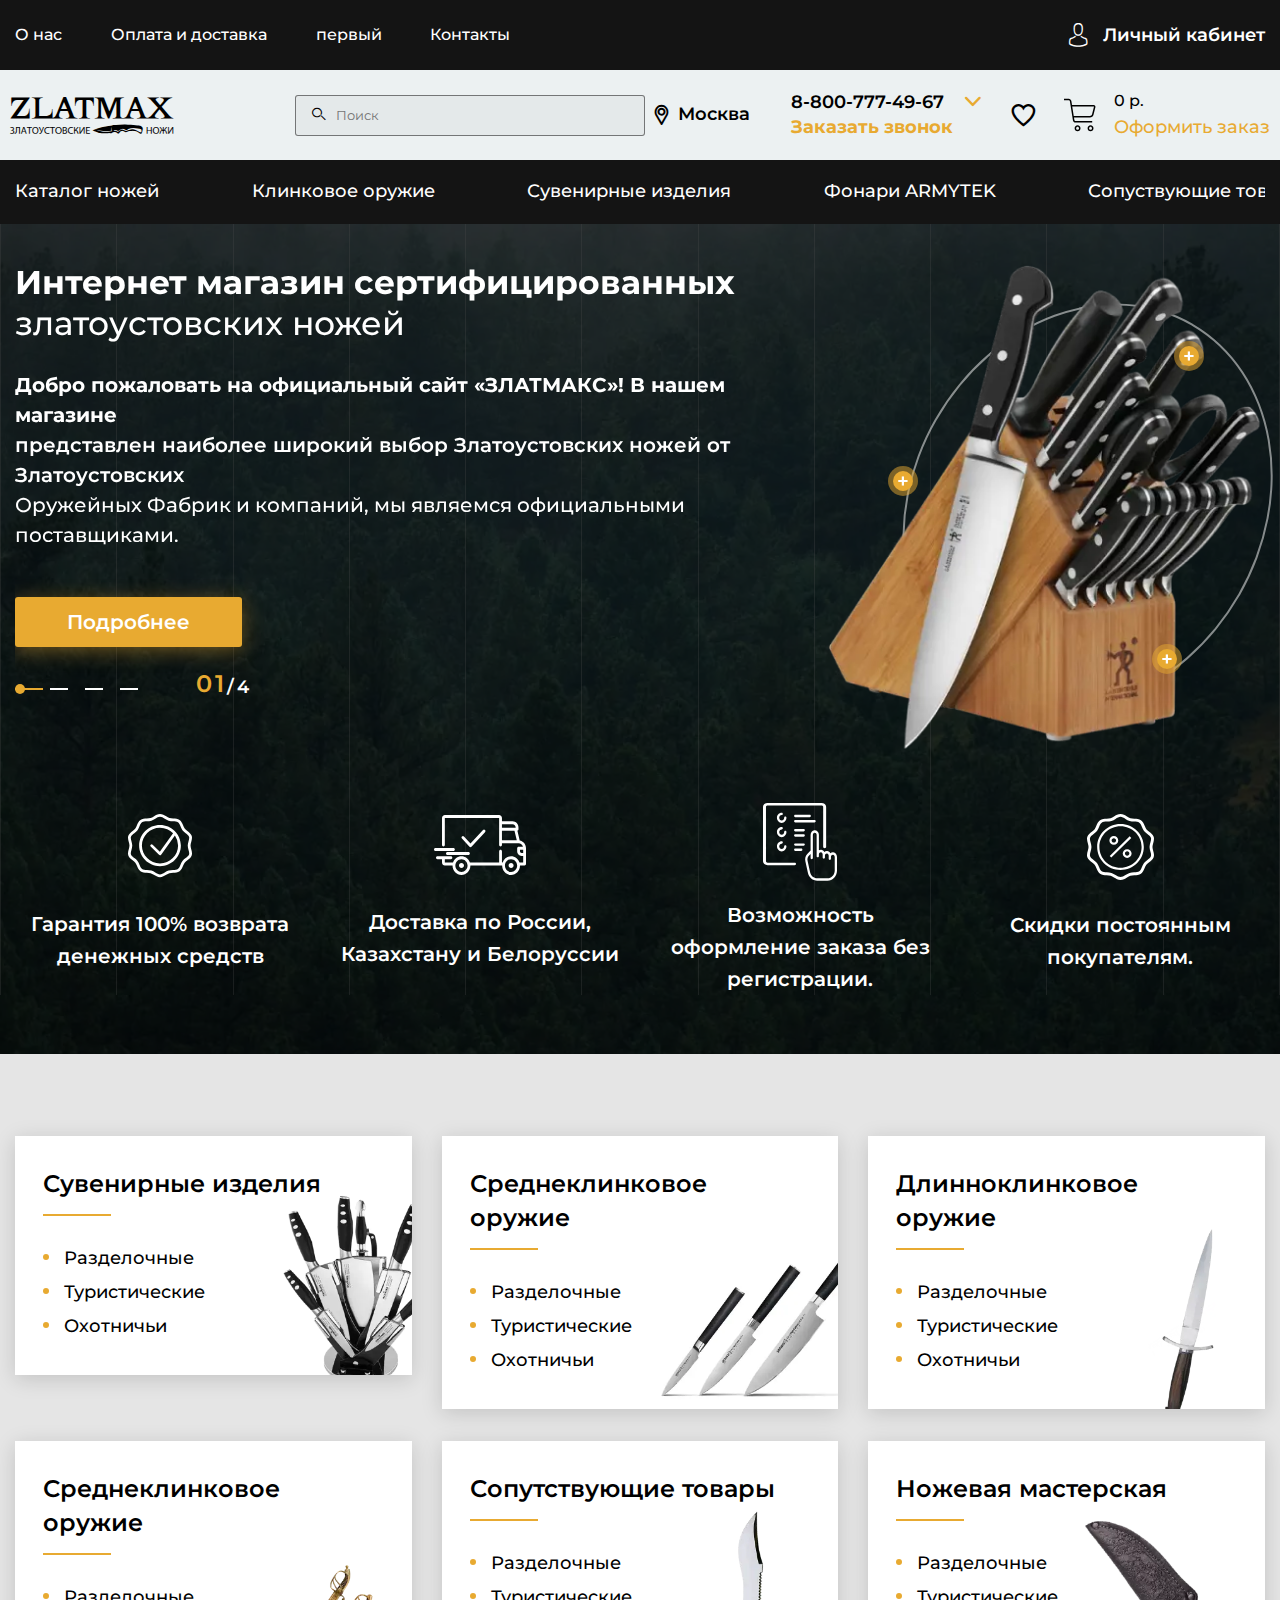
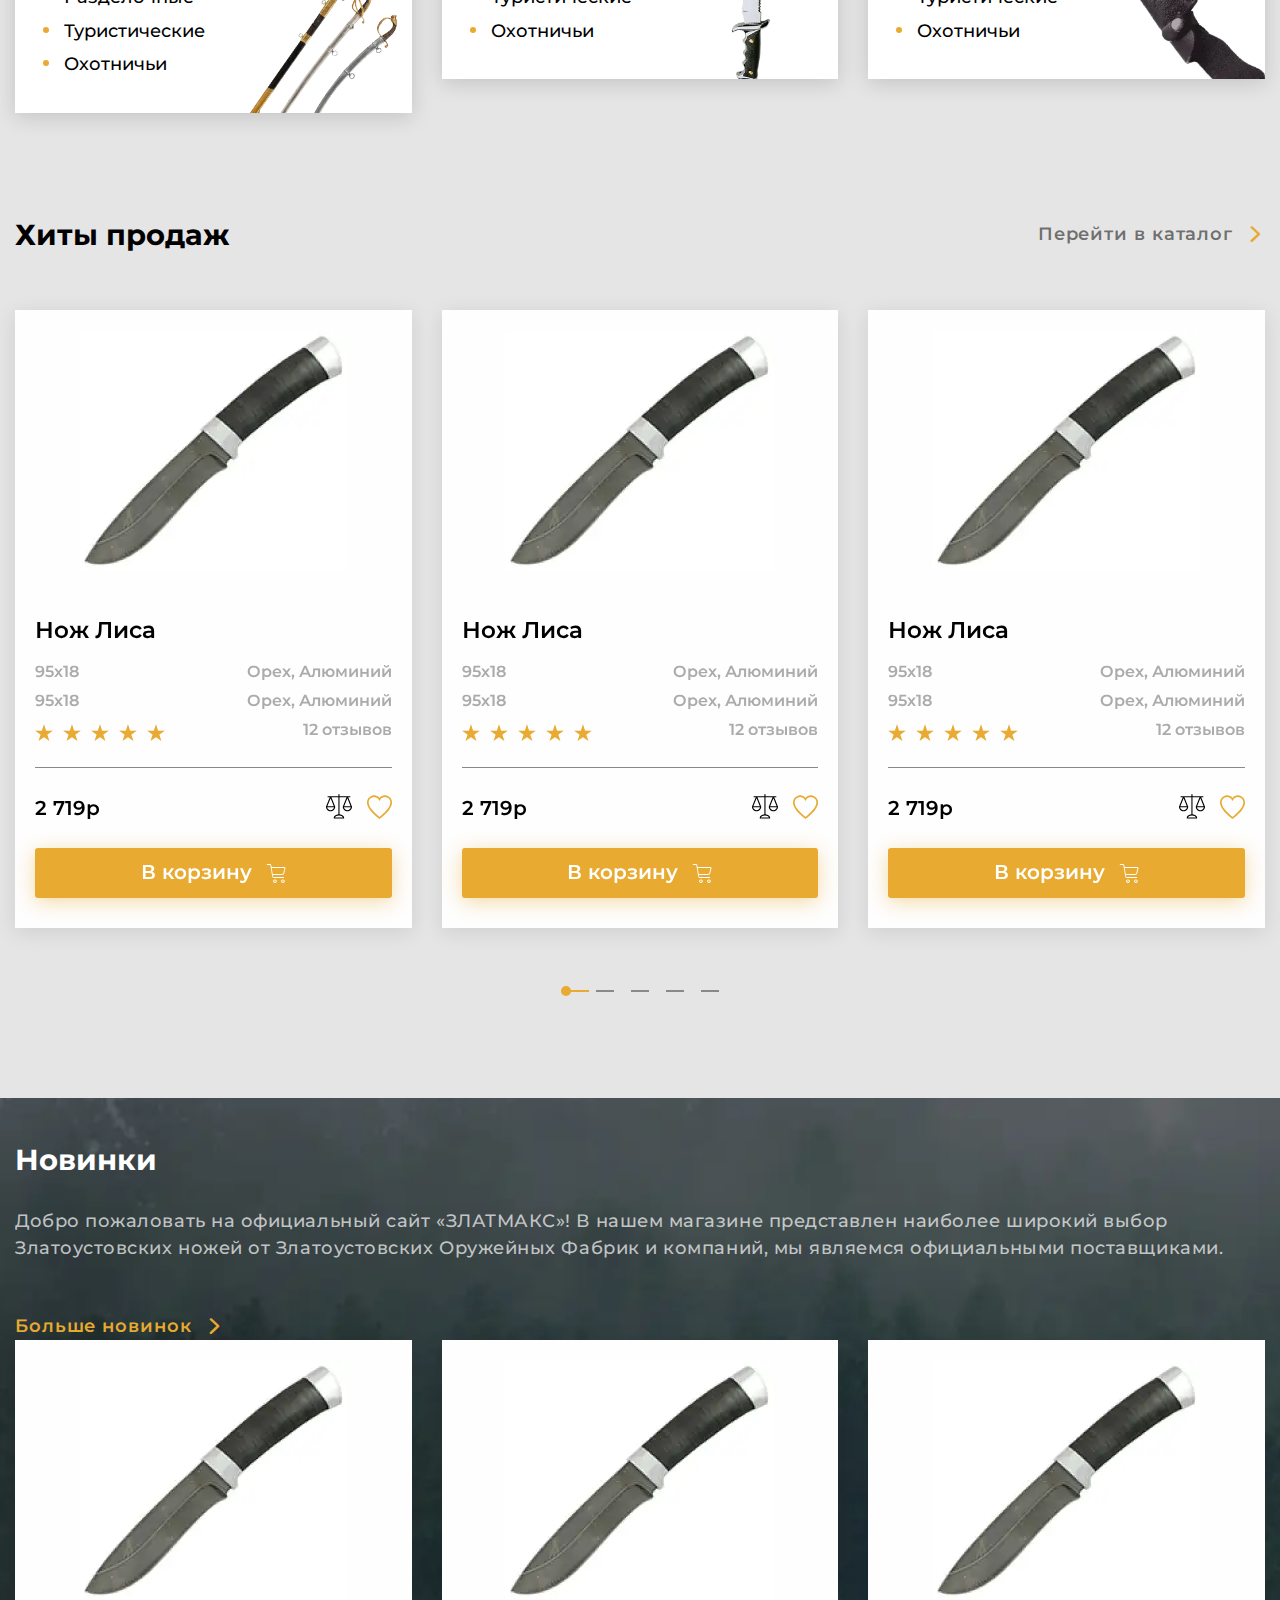
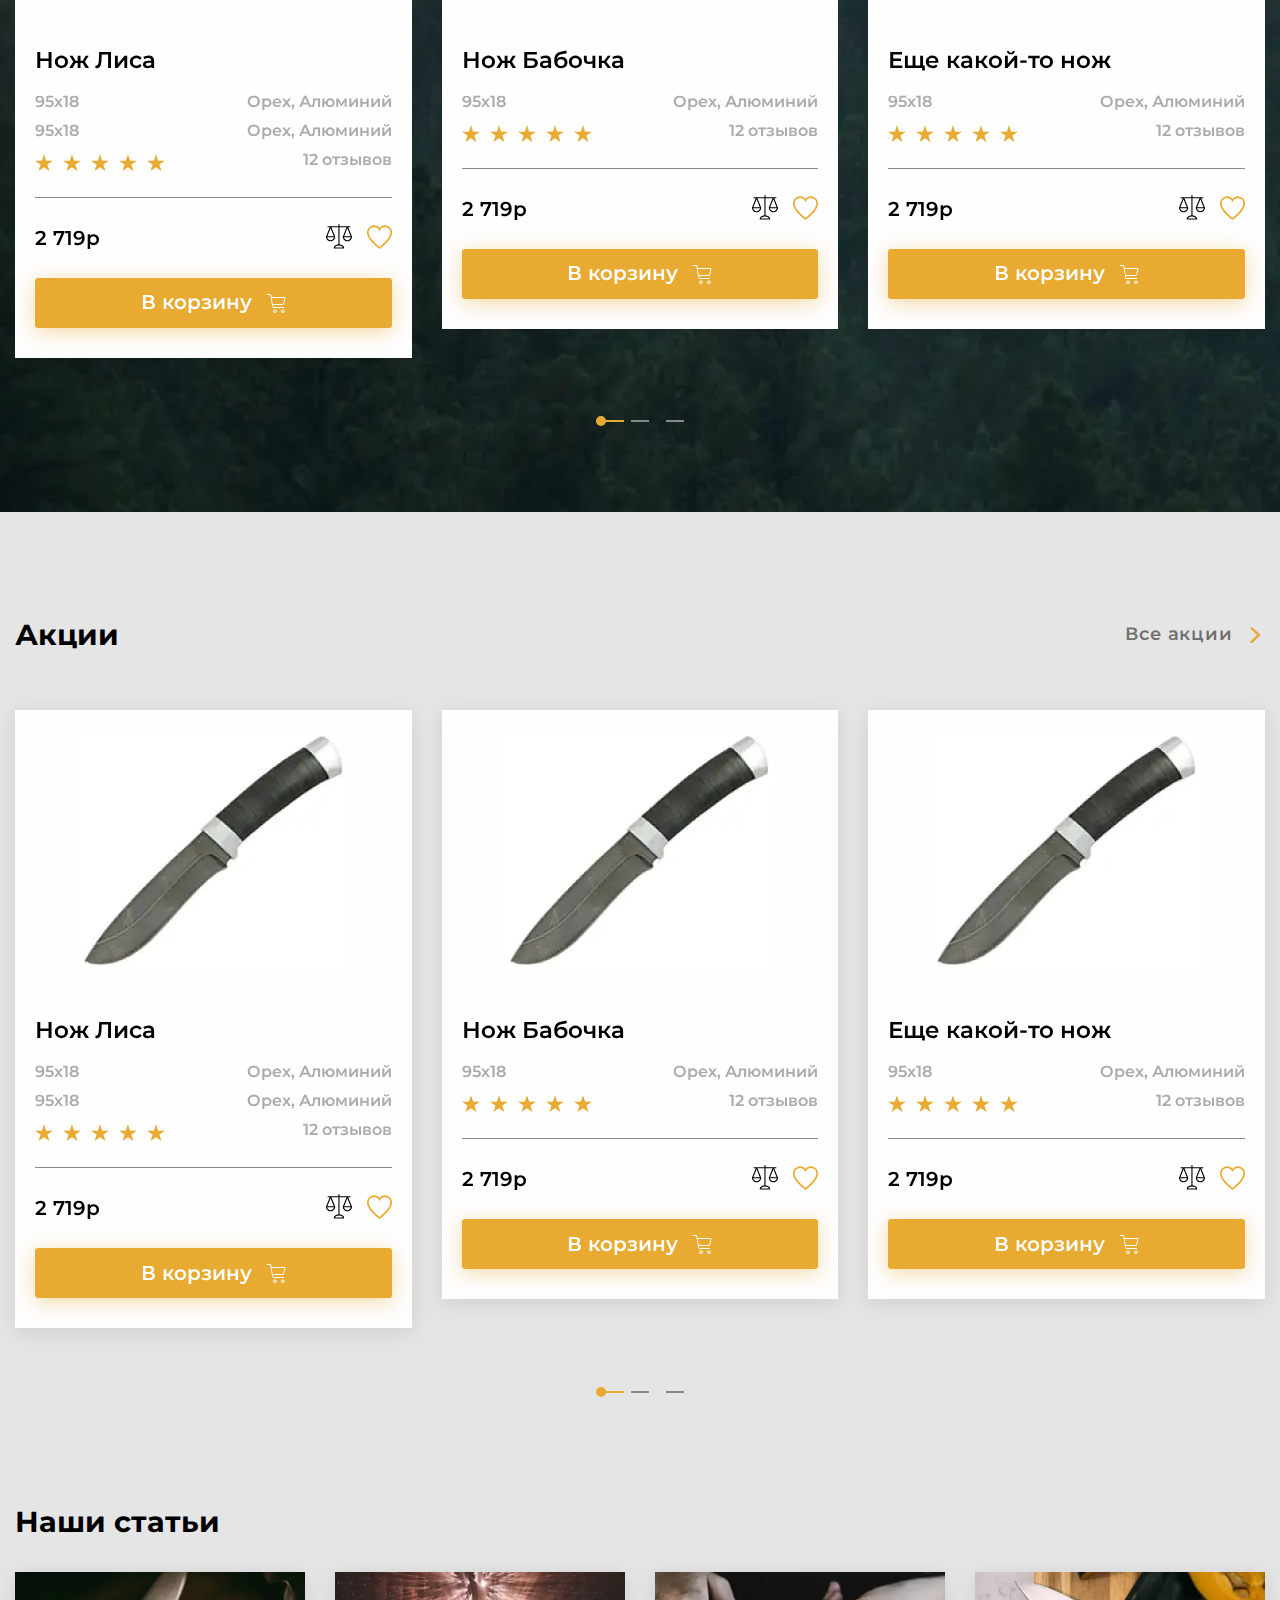
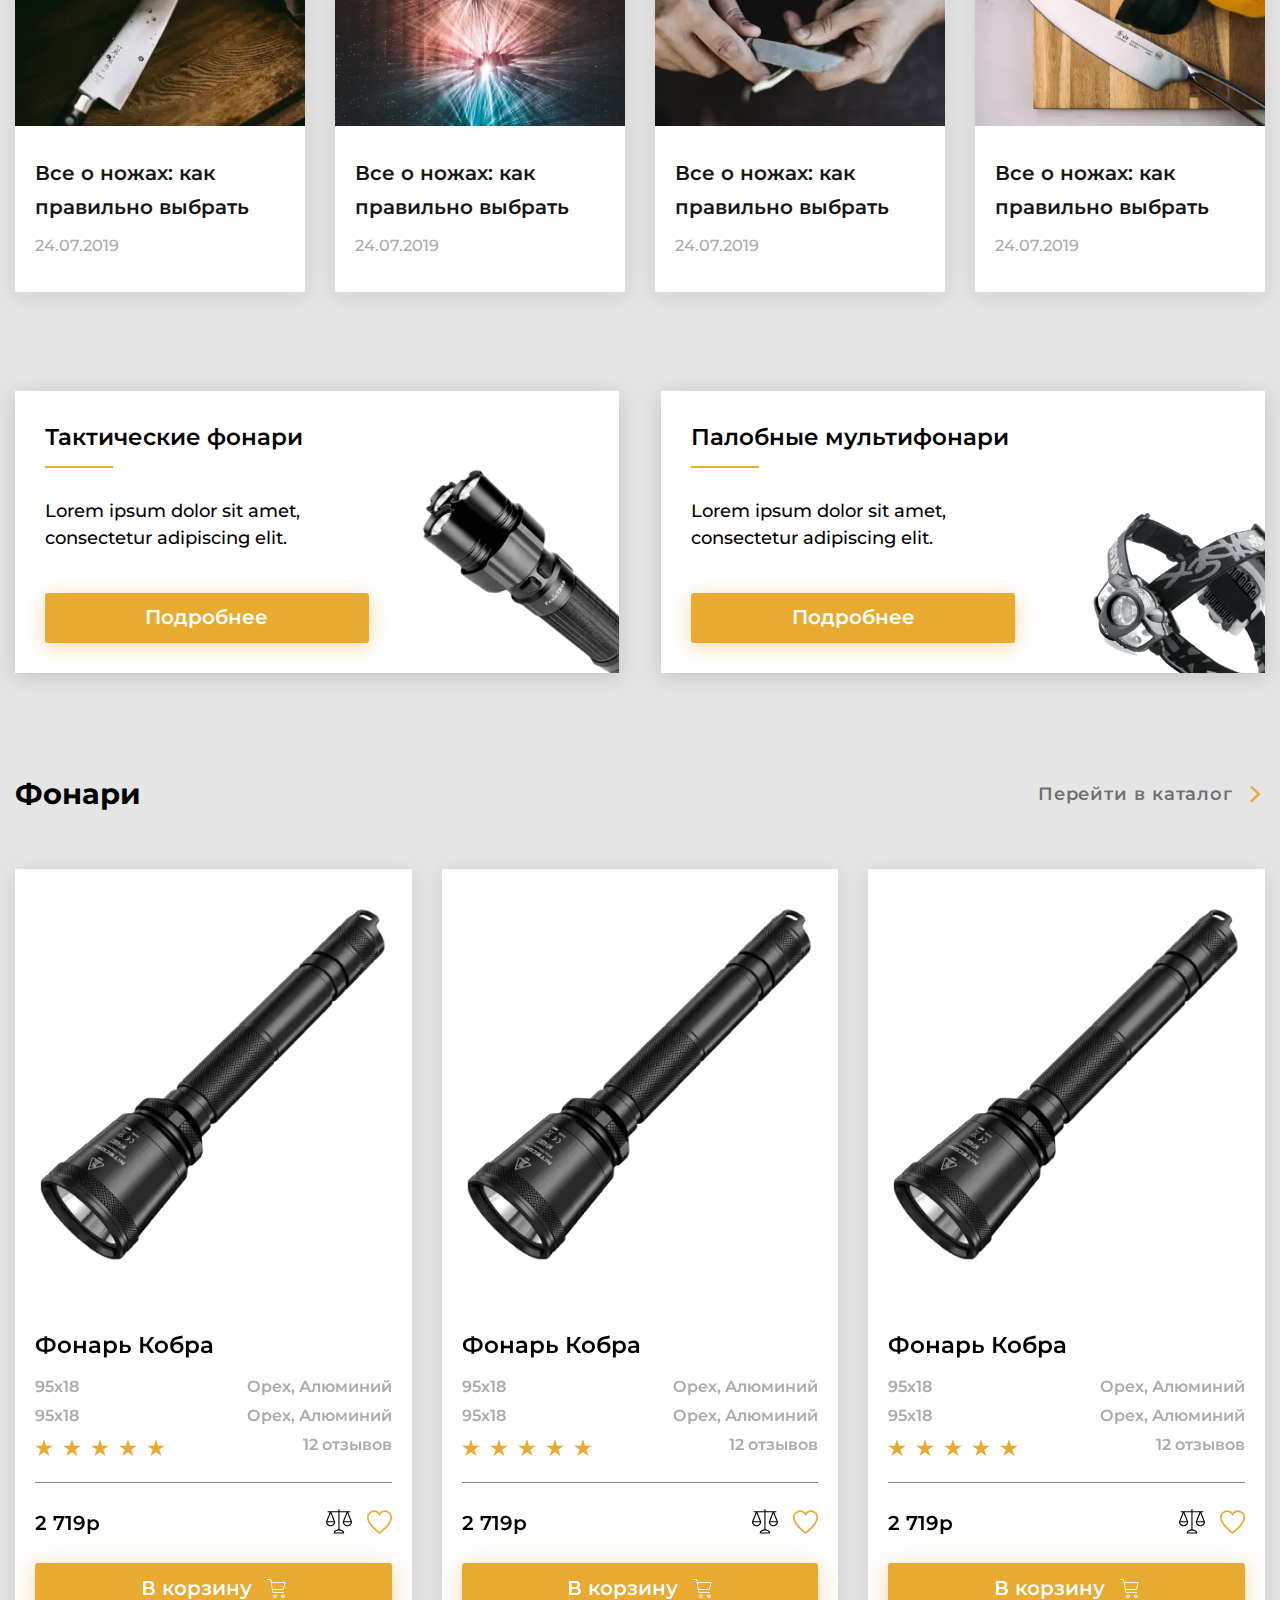
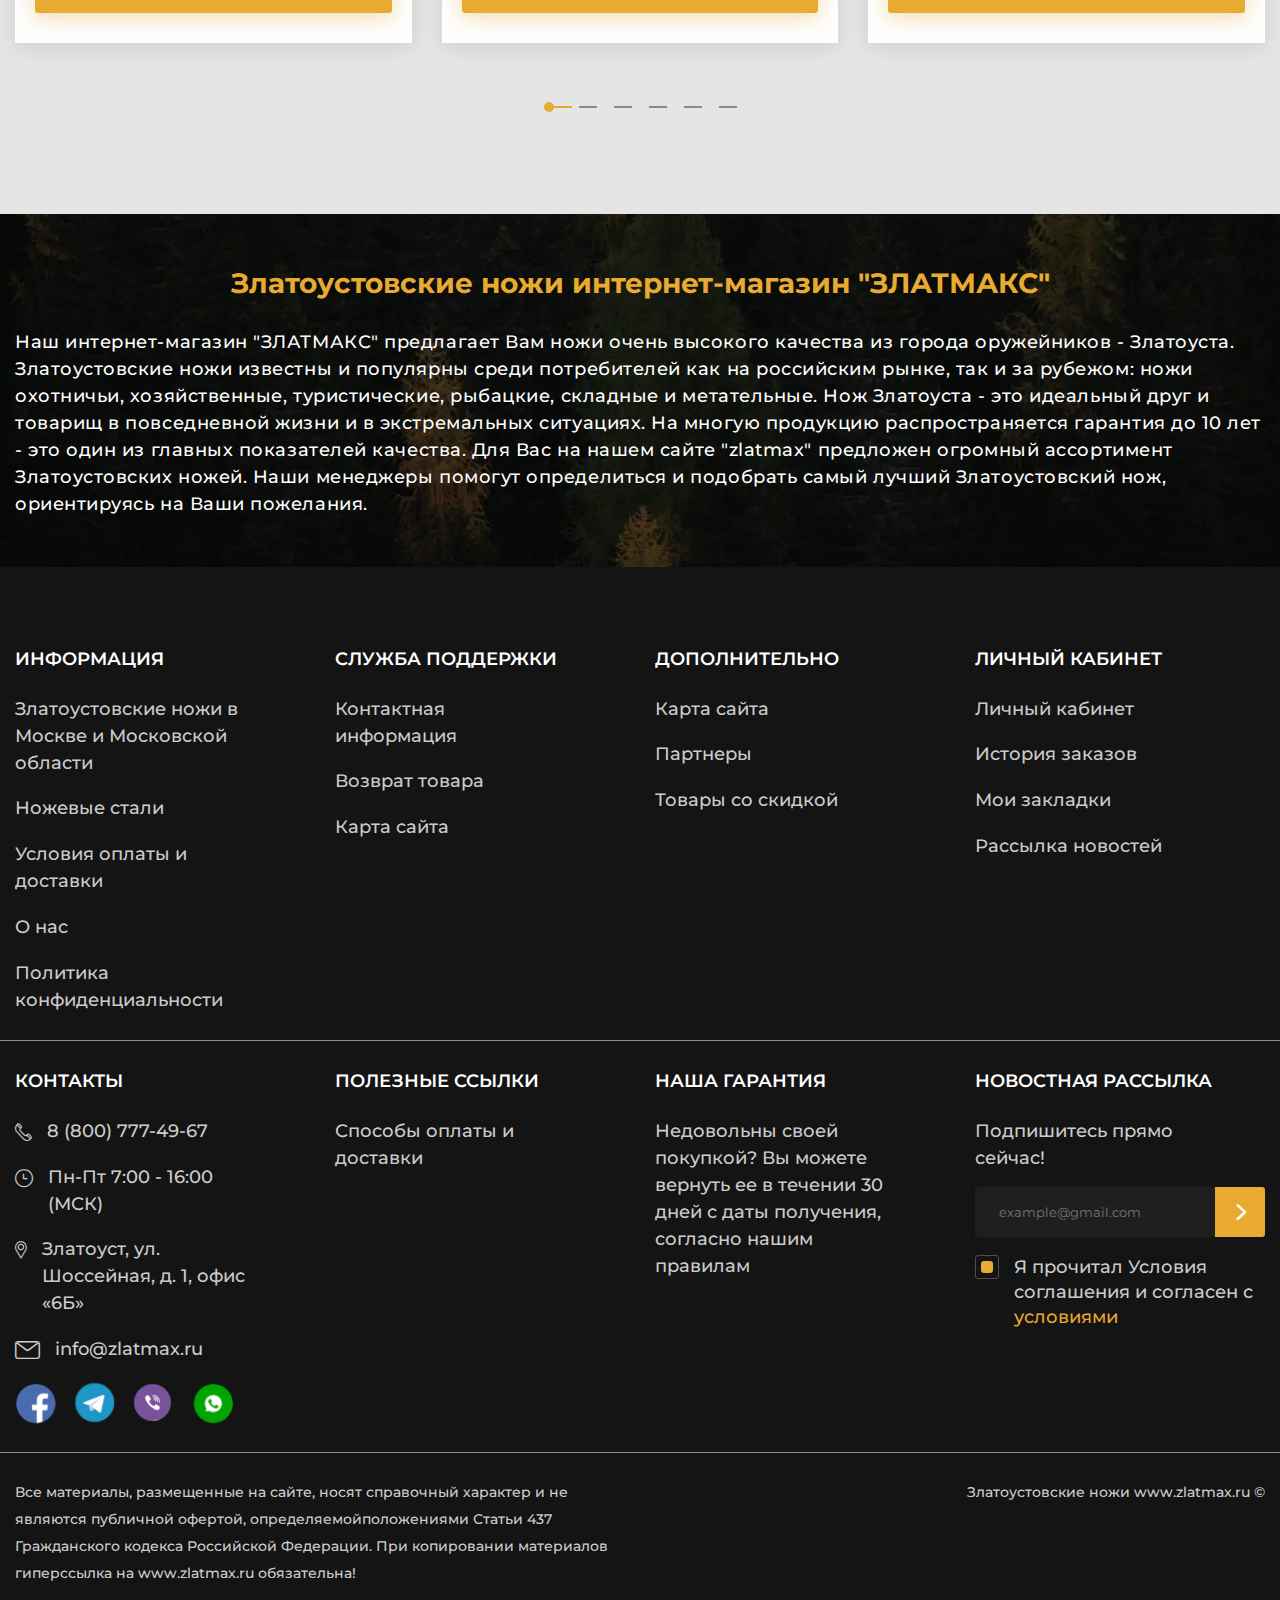
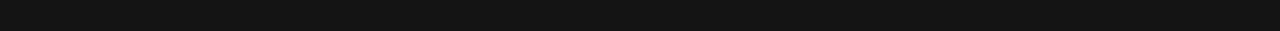
<file: index.html>
<!DOCTYPE html>
<html lang="ru">

<head>
    <meta charset="UTF-8">
    <meta http-equiv="X-UA-Compatible" content="IE=edge">
    <meta name="viewport" content="width=device-width, initial-scale=1.0">
    <link rel="stylesheet" href="css/style.min.css">
    <link rel="shortcut icon" href="img/mainBlock/advantages/01.svg">  
    <title>Zlatmax</title>
</head>

<body>
    <div class="wrapper">
        <header class="header">
    <div class="header__top top-header">
        <div class='top-header__container container'>
            <div class='top-header__menu menu'>
                <div class="menu__icon-wrap">
                    <div class='menu__icon'>
                        <span></span>
                    </div>
                </div>
                <nav class='menu__body'>
                    <ul class='menu__list'>
                        <li class="menu__item"><a href='' data-goto='' class='menu__link'><span>О нас</span></a></li>
                        <li class="menu__item"><a href='' data-goto='' class='menu__link'><span>Оплата и
                                    доставка</span></a></li>
                        <li class="menu__item">
                            <a href='' data-goto='' class='menu__link icon-arrow'><span>первый</span></a>
                            <div class="menu__sub-menu">
                                <div class="menu__back">
                                    <div class="menu__back-link">
                                        <svg width="16" height="16" viewBox="0 0 16 16" fill="none"
                                            xmlns="http://www.w3.org/2000/svg">
                                            <path fill-rule="evenodd" clip-rule="evenodd"
                                                d="M3.34517 8.83333L8.58925 14.0774L7.41074 15.2559L0.154818 8L7.41074 0.74408L8.58925 1.92259L3.34517 7.16667H15.5V8.83333H3.34517Z"
                                                fill="white" />
                                        </svg>
                                        Назад
                                    </div>
                                    <div class="menu__close"><svg width="16" height="16" viewBox="0 0 16 16"
                                            xmlns="http://www.w3.org/2000/svg">
                                            <path fill-rule="evenodd" clip-rule="evenodd"
                                                d="M7.97057 6.55649L14.3345 0.192529L15.7487 1.60674L9.38478 7.9707L15.7487 14.3347L14.3345 15.7489L7.97057 9.38492L1.6066 15.7489L0.192391 14.3347L6.55635 7.9707L0.192391 1.60674L1.6066 0.192529L7.97057 6.55649Z"
                                                fill="white" />
                                        </svg>
                                    </div>
                                </div>
                                <ul class="menu__sub-list">
                                    <li class="menu__sub-item icon-arrow">
                                        <a href="" class="menu__sub-link">второй</a>
                                        <div class="menu__sub-sub-menu">
                                            <div class="menu__back">
                                                <div class="menu__back-link">
                                                    <svg width="16" height="16" viewBox="0 0 16 16" fill="none"
                                                        xmlns="http://www.w3.org/2000/svg">
                                                        <path fill-rule="evenodd" clip-rule="evenodd"
                                                            d="M3.34517 8.83333L8.58925 14.0774L7.41074 15.2559L0.154818 8L7.41074 0.74408L8.58925 1.92259L3.34517 7.16667H15.5V8.83333H3.34517Z"
                                                            fill="white" />
                                                    </svg>
                                                    Назад
                                                </div>
                                                <div class="menu__close"><svg width="16" height="16" viewBox="0 0 16 16"
                                                        xmlns="http://www.w3.org/2000/svg">
                                                        <path fill-rule="evenodd" clip-rule="evenodd"
                                                            d="M7.97057 6.55649L14.3345 0.192529L15.7487 1.60674L9.38478 7.9707L15.7487 14.3347L14.3345 15.7489L7.97057 9.38492L1.6066 15.7489L0.192391 14.3347L6.55635 7.9707L0.192391 1.60674L1.6066 0.192529L7.97057 6.55649Z"
                                                            fill="white" />
                                                    </svg>
                                                </div>
                                            </div>
                                            <ul class="menu__sub-sub-list">
                                                <li class="menu__sub-item">
                                                    <a href="" class="menu__sub-sub-link">третий</a>
                                                </li>
                                                <li class="menu__sub-sub__item"><a href=""
                                                        class="menu__sub-sub-link">Ножи из дамаска</a></li>
                                                <li class="menu__sub-sub__item"><a href=""
                                                        class="menu__sub-sub-link">Ножи охотничьи</a></li>
                                                <li class="menu__sub-sub__item"><a href=""
                                                        class="menu__sub-sub-link">Ножи охотничьи</a></li>
                                                <li class="menu__sub-sub__item"><a href=""
                                                        class="menu__sub-sub-link">Разделочные ножи</a></li>
                                                <li class="menu__sub-sub__item"><a href=""
                                                        class="menu__sub-sub-link">Ножи охотничьи</a></li>
                                            </ul>
                                        </div>
                                    </li>
                                    <li class="menu__sub-item"><a href="" class="menu__sub-link">Туристические ножи</a>
                                    </li>
                                    <li class="menu__sub-item"><a href="" class="menu__sub-link">Ножи охотничьи</a></li>
                                    <li class="menu__sub-item"><a href="" class="menu__sub-link">Булатные ножи</a></li>
                                    <li class="menu__sub-item"><a href="" class="menu__sub-link">Ножи из дамаска</a>
                                    </li>
                                    <li class="menu__sub-item"><a href="" class="menu__sub-link">Разделочные ножи</a>
                                    </li>
                                    <li class="menu__sub-item"><a href="" class="menu__sub-link">Туристические ножи</a>
                                    </li>
                                    <li class="menu__sub-item"><a href="" class="menu__sub-link">Ножи охотничьи</a></li>
                                    <li class="menu__sub-item"><a href="" class="menu__sub-link">Булатные ножи</a></li>
                                </ul>
                            </div>
                        </li>
                        <li class="menu__item"><a href='' data-goto='' class='menu__link'><span>Контакты</span></a></li>
                    </ul>
                </nav>
            </div>
            <a href="" class="top-header__user icon-user"><span>Личный кабинет</span></a>
        </div>
    </div>
    <div class="header__body body-header">
        <div class='body-header__container container'>
            <a href="index.html" class="body-header__logo icon-logo logo" data-da=".top-header__container,840,1"></a>
            <form action="#" class="body-header__search search-body-header">
                <button type="submit" class="search-body-header__button icon-glass"></button>
                <input type="text" class="search-body-header__input" autocomplete="off" name="search"
                    placeholder="Поиск" required>
            </form>
            <div class="body-header__location icon-location">Москва</div>
            <div class="body-header__tel tel-body-header">
                <div class="tel-body-header__body">
                    <a href="tel:88007774967" class="tel-body-header__numb">8-800-777-49-67</a>
                    <a href="" class="tel-body-header__link">Заказать звонок</a>
                </div>
                <div class="tel-body-header__arrow icon-arrow"></div>
                <ul class="tel-body-header__list">
                    <li><a href="tel:88007774967" class="tel-body-header__sub-link">8-800-777-49-67</a></li>
                    <li><a href="tel:88007774967" class="tel-body-header__sub-link">8-800-777-49-67</a></li>
                    <li><a href="tel:88007774967" class="tel-body-header__sub-link">8-800-777-49-67</a></li>
                    <li><a href="tel:88007774967" class="tel-body-header__sub-link">8-800-777-49-67</a></li>
                </ul>
            </div>
            <a href="" class="body-header__favorite icon-favorite"></a>
            <div class="body-header__cart cart-body-header">
                <a href="" class="cart-body-header__icon">
                    <svg width="32" height="34" viewBox="0 0 32 34" xmlns="http://www.w3.org/2000/svg">
                        <path fill-rule="evenodd" clip-rule="evenodd"
                            d="M4.65214 2.24957H0V0.749573H4.65214C6.00406 0.749573 7.15546 1.73221 7.36796 3.06732L7.99688 7.01882H29.7121C30.8545 7.01882 31.6906 8.09558 31.4076 9.20234L29.5067 16.6364C29.0823 18.2963 27.5869 19.4574 25.8736 19.4574H9.9766L10.3874 22.0383C10.484 22.6452 11.0073 23.0918 11.6218 23.0918H28.203V24.5918H11.6218C10.2699 24.5918 9.11852 23.6092 8.90602 22.2741L5.8866 3.3031C5.79002 2.69623 5.26665 2.24957 4.65214 2.24957ZM9.73786 17.9574H25.8736C26.9016 17.9574 27.7988 17.2607 28.0535 16.2648L29.9543 8.83075C29.9948 8.67264 29.8753 8.51882 29.7121 8.51882H8.23562L9.73786 17.9574Z" />
                        <path fill-rule="evenodd" clip-rule="evenodd"
                            d="M13.5695 31.8258C14.3183 31.8258 15.0189 31.1799 15.0189 30.2656C15.0189 29.3513 14.3183 28.7054 13.5695 28.7054C12.8207 28.7054 12.1201 29.3513 12.1201 30.2656C12.1201 31.1799 12.8207 31.8258 13.5695 31.8258ZM13.5695 33.3258C15.1984 33.3258 16.5189 31.9557 16.5189 30.2656C16.5189 28.5755 15.1984 27.2054 13.5695 27.2054C11.9406 27.2054 10.6201 28.5755 10.6201 30.2656C10.6201 31.9557 11.9406 33.3258 13.5695 33.3258Z" />
                        <path fill-rule="evenodd" clip-rule="evenodd"
                            d="M26.5466 31.8258C27.2954 31.8258 27.996 31.1799 27.996 30.2656C27.996 29.3513 27.2954 28.7054 26.5466 28.7054C25.7977 28.7054 25.0972 29.3513 25.0972 30.2656C25.0972 31.1799 25.7977 31.8258 26.5466 31.8258ZM26.5466 33.3258C28.1755 33.3258 29.496 31.9557 29.496 30.2656C29.496 28.5755 28.1755 27.2054 26.5466 27.2054C24.9177 27.2054 23.5972 28.5755 23.5972 30.2656C23.5972 31.9557 24.9177 33.3258 26.5466 33.3258Z" />
                    </svg>
                    <div class="cart-body-header__quantity"></div>
                </a>
                <div class="cart-body-header__body">
                    <div class="cart-body-header__sum">0 р.</div>
                    <a href="" class="cart-body-header__link">Оформить заказ</a>
                </div>
                <div class="cart-body-header__list list-cart">

                </div>
            </div>
        </div>
    </div>
    <div class="header-catalog catalog-header">
        <div class="catalog-header__menu">
            <div class='catalog-header__container container'>
                <ul class="catalog-header__main-list">
                    <li><a data-parent="1" href="" class="catalog-header__main-link">Каталог ножей</a></li>
                    <li><a data-parent="2" href="" class="catalog-header__main-link">Клинковое оружие</a></li>
                    <li><a href="" class="catalog-header__main-link">Сувенирные изделия</a></li>
                    <li><a href="" class="catalog-header__main-link">Фонари ARMYTEK</a></li>
                    <li><a href="" class="catalog-header__main-link">Сопуствующие товары</a></li>
                </ul>
            </div>
        </div>
        <div class="catalog-header__blocks">
            <div class="catalog-header__block-wrap" data-catalog="1">
                <div class='container'>
                    <nav class="catalog-header__block">
                        <div class="catalog-header__label">Категория ножей</div>
                        <div class="catalog-header__label">Производство ножей</div>
                        <div class="catalog-header__label">Ножи по маркам стали</div>
                        <div class="catalog-header__label">Заточка и полировка ножей</div>
                        <div class="catalog-header__label">Ножевая мастерская</div>
                        <ul class="catalog-header__list">
                            <li><a href="" class="catalog-header__link">Разделочные ножи</a></li>
                            <li><a href="" class="catalog-header__link">Туристические ножи</a></li>
                            <li><a href="" class="catalog-header__link">Ножи охотничьи</a></li>
                            <li><a href="" class="catalog-header__link">Булатные ножи</a></li>
                            <li><a href="" class="catalog-header__link">Ножи из дамаска</a></li>
                            <li><a href="" class="catalog-header__link">Тактического назначения</a></li>
                            <li><a href="" class="catalog-header__link">Метательные ножи</a></li>
                            <li><a href="" class="catalog-header__link">Мачете и кукри</a></li>
                            <li><a href="" class="catalog-header__link">Ножи кухонные</a></li>
                        </ul>
                        <ul class="catalog-header__list">
                            <li><a href="" class="catalog-header__link">Ножи АИР</a></li>
                            <li><a href="" class="catalog-header__link">Ножи ЗИК</a></li>
                            <li><a href="" class="catalog-header__link">Ножи ЗЗОСС</a></li>
                            <li><a href="" class="catalog-header__link">Ножи РОСоружие</a></li>
                            <li><a href="" class="catalog-header__link">Ножи Оружейник</a></li>
                            <li><a href="" class="catalog-header__link">Булат Сергея Баранова</a></li>
                            <li><a href="" class="catalog-header__link">Булат Андрея Умерова </a></li>
                            <li><a href="" class="catalog-header__link">Ножи Златко</a></li>
                            <li><a href="" class="catalog-header__link">Ножи Стиль-М</a></li>
                            <li><a href="" class="catalog-header__link">Оружейная компания</a></li>
                        </ul>
                        <ul class="catalog-header__list">
                            <li><a href="" class="catalog-header__link">Паста ГОИ</a></li>
                            <li><a href="" class="catalog-header__link">Алмазная паста</a></li>
                            <li><a href="" class="catalog-header__link">Бруски и камни для заточки</a></li>
                            <li><a href="" class="catalog-header__link">Заточные системы</a></li>
                        </ul>
                        <ul class="catalog-header__list">
                            <li><a href="" class="catalog-header__link">Ножи АИР</a></li>
                            <li><a href="" class="catalog-header__link">Ножи ЗИК</a></li>
                            <li><a href="" class="catalog-header__link">Ножи ЗЗОСС</a></li>
                            <li><a href="" class="catalog-header__link">Ножи РОСоружие</a></li>
                            <li><a href="" class="catalog-header__link">Ножи Оружейник</a></li>
                            <li><a href="" class="catalog-header__link">Булат Сергея Баранова</a></li>
                            <li><a href="" class="catalog-header__link">Булат Андрея Умерова </a></li>
                            <li><a href="" class="catalog-header__link">Ножи Златко</a></li>
                            <li><a href="" class="catalog-header__link">Ножи Стиль-М</a></li>
                            <li><a href="" class="catalog-header__link">Оружейная компания</a></li>
                        </ul>
                        <ul class="catalog-header__list">
                            <li><a href="" class="catalog-header__link">Паста ГОИ</a></li>
                            <li><a href="" class="catalog-header__link">Алмазная паста</a></li>
                            <li><a href="" class="catalog-header__link">Бруски и камни для заточки</a></li>
                            <li><a href="" class="catalog-header__link">Заточные системы</a></li>
                            <li><a href="" class="catalog-header__link">Бруски и камни для заточки</a></li>
                        </ul>
                        <a href="" class="catalog-header__all">Смотреть все</a>
                        <a href="" class="catalog-header__all">Смотреть все</a>
                        <a href="" class="catalog-header__all">Смотреть все</a>
                        <a href="" class="catalog-header__all">Смотреть все</a>
                        <a href="" class="catalog-header__all">Смотреть все</a>
                    </nav>
                </div>
            </div>
            <div class="catalog-header__block-wrap" data-catalog="2">
                <div class='container'>
                    <nav class="catalog-header__block">
                        <div class="catalog-header__label">Категория ножей</div>
                        <div class="catalog-header__label">Производство ножей</div>
                        <ul class="catalog-header__list">
                            <li><a href="" class="catalog-header__link">Ножи АИР</a></li>
                            <li><a href="" class="catalog-header__link">Ножи ЗИК</a></li>
                            <li><a href="" class="catalog-header__link">Ножи ЗЗОСС</a></li>
                            <li><a href="" class="catalog-header__link">Ножи РОСоружие</a></li>
                            <li><a href="" class="catalog-header__link">Ножи Оружейник</a></li>
                            <li><a href="" class="catalog-header__link">Булат Сергея Баранова</a></li>
                            <li><a href="" class="catalog-header__link">Булат Андрея Умерова </a></li>
                            <li><a href="" class="catalog-header__link">Ножи Златко</a></li>
                            <li><a href="" class="catalog-header__link">Ножи Стиль-М</a></li>
                            <li><a href="" class="catalog-header__link">Оружейная компания</a></li>
                        </ul>
                        <ul class="catalog-header__list">
                            <li><a href="" class="catalog-header__link">Паста ГОИ</a></li>
                            <li><a href="" class="catalog-header__link">Алмазная паста</a></li>
                            <li><a href="" class="catalog-header__link">Бруски и камни для заточки</a></li>
                            <li><a href="" class="catalog-header__link">Заточные системы</a></li>
                            <li><a href="" class="catalog-header__link">Бруски и камни для заточки</a></li>
                        </ul>
                        <a href="" class="catalog-header__all">Смотреть все</a>
                        <a href="" class="catalog-header__all">Смотреть все</a>
                    </nav>
                </div>
            </div>
        </div>
    </div>
</header>
        <div class="page">
            <section class="main-block">
                <div class="main-block__background">
                    <picture>
                        <source srcset='img/mainBlock/slider/background.webp' type='image/webp'>
                        <img src='img/mainBlock/slider/background.jpg' alt='background'>
                    </picture>
                </div>
                <div class='main-block__container container'>
                    <div class="main-block__decor">
                        <div class="main-block__line"></div>
                        <div class="main-block__line"></div>
                        <div class="main-block__line"></div>
                        <div class="main-block__line"></div>
                        <div class="main-block__line"></div>
                        <div class="main-block__line"></div>
                        <div class="main-block__line"></div>
                        <div class="main-block__line"></div>
                        <div class="main-block__line"></div>
                        <div class="main-block__line"></div>
                        <div class="main-block__line"></div>
                        <div class="main-block__line"></div>
                    </div>
                    <div class="main-block__body">
                        <div class="main-block__slider slider-main-block">
                            <div class="slider-main-block__wrapper">
                                <div class="slider-main-block__slide">
                                    <h2 class="slider-main-block__title"><span>Интернет магазин сертифицированных</span>
                                        златоустовских ножей</h2>
                                    <div class="slider-main-block__text">
                                        <p class="bold">Добро пожаловать на официальный сайт «ЗЛАТМАКС»! В нашем
                                            магазине </p>
                                        <p class="semiabold">представлен наиболее широкий выбор Златоустовских ножей от
                                            Златоустовских </p>
                                        <p class="mediabold">Оружейных Фабрик и компаний, мы являемся официальными
                                            поставщиками.</p>
                                    </div>
                                </div>
                                <div class="slider-main-block__slide">
                                    <h2 class="slider-main-block__title"><span>Интернет магазин сертифицированных</span>
                                        златоустовских ножей</h2>
                                    <div class="slider-main-block__text">
                                        <p class="mediabold">Добро пожаловать на официальный сайт «ЗЛАТМАКС»! В нашем
                                            магазине </p>
                                    </div>
                                </div>
                                <div class="slider-main-block__slide">
                                    <h2 class="slider-main-block__title"><span>Интернет магазин сертифицированных</span>
                                        златоустовских ножей</h2>
                                    <div class="slider-main-block__text">
                                        <p class="mediabold">Добро пожаловать на официальный сайт «ЗЛАТМАКС»! В нашем
                                            магазине </p>
                                        <p class="semiabold">представлен наиболее широкий выбор Златоустовских ножей от
                                            Златоустовских </p>
                                    </div>
                                </div>
                                <div class="slider-main-block__slide">
                                    <h2 class="slider-main-block__title"><span>Интернет магазин сертифицированных</span>
                                        златоустовских ножей</h2>
                                    <div class="slider-main-block__text">
                                        <p class="mediabold">Добро пожаловать на официальный сайт «ЗЛАТМАКС»! В нашем
                                            магазине </p>
                                        <p class="semiabold">представлен наиболее широкий выбор Златоустовских ножей от
                                            Златоустовских </p>
                                    </div>
                                </div>
                            </div>
                            <a href="" class="slider-main-block__button btn">Подробнее</a>
                            <div class="slider-main-block__navigation">
                                <div class="slider-main-block__dots dots-slider"></div>
                                <div class="slider-main-block__numbers">
                                    <span class="slider-main-block__current">1</span> / <span
                                        class="slider-main-block__all-slides">4</span>
                                </div>
                            </div>
                        </div>
                        <div class="main-block__media media-main-block">
                            <div class="media-main-block__image">
                                <picture>
                                    <source srcset='img/mainBlock/slider/01.webp' type='image/webp'>
                                    <img src='img/mainBlock/slider/01.png' alt='image'>
                                </picture>
                            </div>
                            <div class="media-main-block__tips tips-main-block">
                                <div class="tips-main-block__item tips-main-block__item_1">
                                    <div class="tips-main-block__spol">+</div>
                                    <div class="tips-main-block__content">Хорошего настроения!</div>
                                </div>
                                <div class="tips-main-block__item tips-main-block__item_2">
                                    <div class="tips-main-block__spol">+</div>
                                    <div class="tips-main-block__content">Прекрасного настроения!</div>
                                </div>
                                <div class="tips-main-block__item tips-main-block__item_3">+
                                    <div class="tips-main-block__content">Замечательного настроения!</div>
                                </div>
                            </div>
                        </div>
                    </div>
                    <div class="main-block__advantages advantages-main-block">
                        <div class="advantages-main-block__item">
                            <div class="advantages-main-block__icon">
                                <img src='img/mainBlock/advantages/01.svg' alt='icon advantage'>
                            </div>
                            <div class="advantages-main-block__text">Гарантия 100% возврата
                                денежных средств</div>
                        </div>
                        <div class="advantages-main-block__item">
                            <div class="advantages-main-block__icon">
                                <img src='img/mainBlock/advantages/02.svg' alt='icon advantage'>
                            </div>
                            <div class="advantages-main-block__text">Доставка по России,
                                Казахстану и Белоруссии</div>
                        </div>
                        <div class="advantages-main-block__item">
                            <div class="advantages-main-block__icon">
                                <img src='img/mainBlock/advantages/03.svg' alt='icon advantage'>
                            </div>
                            <div class="advantages-main-block__text">Возможность оформление
                                заказа без регистрации.</div>
                        </div>
                        <div class="advantages-main-block__item">
                            <div class="advantages-main-block__icon">
                                <img src='img/mainBlock/advantages/04.svg' alt='icon advantage'>
                            </div>
                            <div class="advantages-main-block__text">Скидки постоянным
                                покупателям. </div>
                        </div>
                    </div>
                </div>
            </section>
            <div class="grey">
                <section class="catygories">
                    <div class='catygories__container container'>
                        <div class="catygories__row">
                            <div class="catygories__item">
                                <a href="" class="catygories__item-body">
                                    <div class="catygories__image">
                                        <picture>
                                            <source srcset='img/catygories/01.webp' type='image/webp'>
                                            <img src='img/catygories/01.png' alt='нож'>
                                        </picture>
                                    </div>
                                    <h3 class="catygories__title">Сувенирные изделия</h3>
                                    <ul class="catygories__list">
                                        <li class="catygories__item-list">Разделочные </li>
                                        <li class="catygories__item-list">Туристические</li>
                                        <li class="catygories__item-list">Охотничьи</li>
                                    </ul>
                                </a>
                            </div>
                            <div class="catygories__item">
                                <a href="" class="catygories__item-body">
                                    <div class="catygories__image">
                                        <picture>
                                            <source srcset='img/catygories/02.webp' type='image/webp'>
                                            <img src='img/catygories/02.png' alt='нож'>
                                        </picture>
                                    </div>
                                    <h3 class="catygories__title">Среднеклинковое оружие</h3>
                                    <ul class="catygories__list">
                                        <li class="catygories__item-list">Разделочные </li>
                                        <li class="catygories__item-list">Туристические</li>
                                        <li class="catygories__item-list">Охотничьи</li>
                                    </ul>
                                </a>
                            </div>
                            <div class="catygories__item">
                                <a href="" class="catygories__item-body">
                                    <div class="catygories__image catygories__image_rotate">
                                        <picture>
                                            <source srcset='img/catygories/03.webp' type='image/webp'>
                                            <img src='img/catygories/03.png' alt='нож'>
                                        </picture>
                                    </div>
                                    <h3 class="catygories__title">Длинноклинковое оружие</h3>
                                    <ul class="catygories__list">
                                        <li class="catygories__item-list">Разделочные </li>
                                        <li class="catygories__item-list">Туристические</li>
                                        <li class="catygories__item-list">Охотничьи</li>
                                    </ul>
                                </a>
                            </div>
                            <div class="catygories__item">
                                <a href="" class="catygories__item-body">
                                    <div class="catygories__image">
                                        <picture>
                                            <source srcset='img/catygories/04.webp' type='image/webp'>
                                            <img src='img/catygories/04.png' alt='нож'>
                                        </picture>
                                    </div>
                                    <h3 class="catygories__title">Среднеклинковое оружие</h3>
                                    <ul class="catygories__list">
                                        <li class="catygories__item-list">Разделочные </li>
                                        <li class="catygories__item-list">Туристические</li>
                                        <li class="catygories__item-list">Охотничьи</li>
                                    </ul>
                                </a>
                            </div>
                            <div class="catygories__item">
                                <a href="" class="catygories__item-body">
                                    <div class="catygories__image catygories__image_rotate">
                                        <picture>
                                            <source srcset='img/catygories/05.webp' type='image/webp'>
                                            <img src='img/catygories/05.png' alt='нож'>
                                        </picture>
                                    </div>
                                    <h3 class="catygories__title">Сопутствующие товары</h3>
                                    <ul class="catygories__list">
                                        <li class="catygories__item-list">Разделочные </li>
                                        <li class="catygories__item-list">Туристические</li>
                                        <li class="catygories__item-list">Охотничьи</li>
                                    </ul>
                                </a>
                            </div>
                            <div class="catygories__item">
                                <a href="" class="catygories__item-body">
                                    <div class="catygories__image">
                                        <picture>
                                            <source srcset='img/catygories/06.webp' type='image/webp'>
                                            <img src='img/catygories/06.png' alt='нож'>
                                        </picture>
                                    </div>
                                    <h3 class="catygories__title">Ножевая мастерская</h3>
                                    <ul class="catygories__list">
                                        <li class="catygories__item-list">Разделочные </li>
                                        <li class="catygories__item-list">Туристические</li>
                                        <li class="catygories__item-list">Охотничьи</li>
                                    </ul>
                                </a>
                            </div>
                        </div>
                    </div>
                </section>
                <section class="hits">
                    <div class='hits__container container'>
                        <div class="hits__top top-block">
                            <h2 class="hits__title title">Хиты продаж</h2>
                            <a href="" class="hits__link-catalog icon-arrow some-link">Перейти в каталог</a>
                        </div>
                        <div class="hits__row products products-slider">
                            <div class="products__wrapper">
                                <article data-pid="1" class="products__item">
                                    <a href="card-product.html" class="products__image">
                                        <picture>
                                            <source srcset='img/hits/01.webp' type='image/webp'>
                                            <img src='img/hits/01.png' alt='product'>
                                        </picture>
                                    </a>
                                    <div class="products__body">
                                        <h2 class="products__title">Нож Лиса</h2>
                                        <div class="products__info info-products">
                                            <div class="info-products__item">
                                                <div class="info-products__text">95х18</div>
                                                <div class="info-products__text">Орех, Алюминий</div>
                                            </div>
                                            <div class="info-products__item">
                                                <div class="info-products__text">95х18</div>
                                                <div class="info-products__text">Орех, Алюминий</div>
                                            </div>
                                            <div class="info-products__item">
                                                <a href=""
                                                    class="info-products__text info-products__text_stars">★★★★★</a>
                                                <a href="" class="info-products__text info-products__text_link">12
                                                    отзывов</a>
                                            </div>
                                        </div>
                                        <div class="products__value">
                                            <div class="products__prise">2 719р</div>
                                            <a href="" class="products__comparisos"><svg width="26" height="25"
                                                    viewBox="0 0 26 25" xmlns="http://www.w3.org/2000/svg">
                                                    <path
                                                        d="M25.9558 12.5275L25.9337 12.5386L22.2036 3.25484H23.9056C24.2108 3.25484 24.4582 3.00741 24.4582 2.70223C24.4582 2.39706 24.2108 2.14963 23.9056 2.14963H13.5056V0.552604C13.5056 0.247428 13.2582 0 12.953 0C12.6479 0 12.4004 0.247428 12.4004 0.552604V2.1441H2.00595C1.70078 2.1441 1.45335 2.39153 1.45335 2.69671C1.45335 3.00188 1.70078 3.24931 2.00595 3.24931H3.77981L0.0442083 12.5275C0.0165781 12.5922 0.00158874 12.6617 0 12.732C0 15.2697 2.0572 17.3269 4.5949 17.3269C7.13259 17.3269 9.1898 15.2697 9.1898 12.732C9.18821 12.6617 9.17322 12.5922 9.14559 12.5275L5.41552 3.24378H12.4004V20.3303C9.76451 20.5292 7.70329 22.1318 7.70329 24.0714C7.70329 24.3766 7.95072 24.624 8.2559 24.624H17.6502C17.9553 24.624 18.2028 24.3766 18.2028 24.0714C18.2028 22.1318 16.1416 20.5292 13.5056 20.3303V3.24378H20.5624L16.8544 12.5275C16.8268 12.5922 16.8118 12.6617 16.8102 12.732C16.8102 15.2697 18.8674 17.3269 21.4051 17.3269C23.9428 17.3269 26 15.2697 26 12.732C25.9984 12.6617 25.9834 12.5922 25.9558 12.5275ZM4.59214 16.23C2.88058 16.2276 1.42295 14.9852 1.14942 13.2956H8.01275C7.74059 14.977 6.29533 16.2168 4.59214 16.23ZM7.81382 12.1904H1.38151L4.60319 4.17216L7.81382 12.1904ZM16.9981 23.5188H8.90244C9.31137 22.3307 10.9968 21.4134 12.9475 21.4134C14.8982 21.4134 16.5892 22.3307 16.9981 23.5188ZM21.3802 4.17768L24.5909 12.1904H18.1586L21.3802 4.17768ZM21.3802 16.23V16.2355C19.6752 16.2219 18.2294 14.9792 17.9596 13.2956H24.823C24.5494 14.9852 23.0918 16.2276 21.3802 16.23Z"
                                                        fill="black" />
                                                </svg>
                                            </a>
                                            <a href="" class="products__favorite icon-favorite"></a>
                                        </div>
                                        <a href="" class="products__button btn icon-cart">В корзину</a>
                                    </div>
                                </article>
                                <article data-pid="1" class="products__item">
                                    <a href="card-product.html" class="products__image">
                                        <picture>
                                            <source srcset='img/hits/01.webp' type='image/webp'>
                                            <img src='img/hits/01.png' alt='product'>
                                        </picture>
                                    </a>
                                    <div class="products__body">
                                        <h2 class="products__title">Нож Лиса</h2>
                                        <div class="products__info info-products">
                                            <div class="info-products__item">
                                                <div class="info-products__text">95х18</div>
                                                <div class="info-products__text">Орех, Алюминий</div>
                                            </div>
                                            <div class="info-products__item">
                                                <div class="info-products__text">95х18</div>
                                                <div class="info-products__text">Орех, Алюминий</div>
                                            </div>
                                            <div class="info-products__item">
                                                <a href=""
                                                    class="info-products__text info-products__text_stars">★★★★★</a>
                                                <a href="" class="info-products__text info-products__text_link">12
                                                    отзывов</a>
                                            </div>
                                        </div>
                                        <div class="products__value">
                                            <div class="products__prise">2 719р</div>
                                            <a href="" class="products__comparisos"><svg width="26" height="25"
                                                    viewBox="0 0 26 25" xmlns="http://www.w3.org/2000/svg">
                                                    <path
                                                        d="M25.9558 12.5275L25.9337 12.5386L22.2036 3.25484H23.9056C24.2108 3.25484 24.4582 3.00741 24.4582 2.70223C24.4582 2.39706 24.2108 2.14963 23.9056 2.14963H13.5056V0.552604C13.5056 0.247428 13.2582 0 12.953 0C12.6479 0 12.4004 0.247428 12.4004 0.552604V2.1441H2.00595C1.70078 2.1441 1.45335 2.39153 1.45335 2.69671C1.45335 3.00188 1.70078 3.24931 2.00595 3.24931H3.77981L0.0442083 12.5275C0.0165781 12.5922 0.00158874 12.6617 0 12.732C0 15.2697 2.0572 17.3269 4.5949 17.3269C7.13259 17.3269 9.1898 15.2697 9.1898 12.732C9.18821 12.6617 9.17322 12.5922 9.14559 12.5275L5.41552 3.24378H12.4004V20.3303C9.76451 20.5292 7.70329 22.1318 7.70329 24.0714C7.70329 24.3766 7.95072 24.624 8.2559 24.624H17.6502C17.9553 24.624 18.2028 24.3766 18.2028 24.0714C18.2028 22.1318 16.1416 20.5292 13.5056 20.3303V3.24378H20.5624L16.8544 12.5275C16.8268 12.5922 16.8118 12.6617 16.8102 12.732C16.8102 15.2697 18.8674 17.3269 21.4051 17.3269C23.9428 17.3269 26 15.2697 26 12.732C25.9984 12.6617 25.9834 12.5922 25.9558 12.5275ZM4.59214 16.23C2.88058 16.2276 1.42295 14.9852 1.14942 13.2956H8.01275C7.74059 14.977 6.29533 16.2168 4.59214 16.23ZM7.81382 12.1904H1.38151L4.60319 4.17216L7.81382 12.1904ZM16.9981 23.5188H8.90244C9.31137 22.3307 10.9968 21.4134 12.9475 21.4134C14.8982 21.4134 16.5892 22.3307 16.9981 23.5188ZM21.3802 4.17768L24.5909 12.1904H18.1586L21.3802 4.17768ZM21.3802 16.23V16.2355C19.6752 16.2219 18.2294 14.9792 17.9596 13.2956H24.823C24.5494 14.9852 23.0918 16.2276 21.3802 16.23Z"
                                                        fill="black" />
                                                </svg>
                                            </a>
                                            <a href="" class="products__favorite icon-favorite"></a>
                                        </div>
                                        <a href="" class="products__button btn icon-cart">В корзину</a>
                                    </div>
                                </article>
                                <article data-pid="1" class="products__item">
                                    <a href="card-product.html" class="products__image">
                                        <picture>
                                            <source srcset='img/hits/01.webp' type='image/webp'>
                                            <img src='img/hits/01.png' alt='product'>
                                        </picture>
                                    </a>
                                    <div class="products__body">
                                        <h2 class="products__title">Нож Лиса</h2>
                                        <div class="products__info info-products">
                                            <div class="info-products__item">
                                                <div class="info-products__text">95х18</div>
                                                <div class="info-products__text">Орех, Алюминий</div>
                                            </div>
                                            <div class="info-products__item">
                                                <div class="info-products__text">95х18</div>
                                                <div class="info-products__text">Орех, Алюминий</div>
                                            </div>
                                            <div class="info-products__item">
                                                <a href=""
                                                    class="info-products__text info-products__text_stars">★★★★★</a>
                                                <a href="" class="info-products__text info-products__text_link">12
                                                    отзывов</a>
                                            </div>
                                        </div>
                                        <div class="products__value">
                                            <div class="products__prise">2 719р</div>
                                            <a href="" class="products__comparisos"><svg width="26" height="25"
                                                    viewBox="0 0 26 25" xmlns="http://www.w3.org/2000/svg">
                                                    <path
                                                        d="M25.9558 12.5275L25.9337 12.5386L22.2036 3.25484H23.9056C24.2108 3.25484 24.4582 3.00741 24.4582 2.70223C24.4582 2.39706 24.2108 2.14963 23.9056 2.14963H13.5056V0.552604C13.5056 0.247428 13.2582 0 12.953 0C12.6479 0 12.4004 0.247428 12.4004 0.552604V2.1441H2.00595C1.70078 2.1441 1.45335 2.39153 1.45335 2.69671C1.45335 3.00188 1.70078 3.24931 2.00595 3.24931H3.77981L0.0442083 12.5275C0.0165781 12.5922 0.00158874 12.6617 0 12.732C0 15.2697 2.0572 17.3269 4.5949 17.3269C7.13259 17.3269 9.1898 15.2697 9.1898 12.732C9.18821 12.6617 9.17322 12.5922 9.14559 12.5275L5.41552 3.24378H12.4004V20.3303C9.76451 20.5292 7.70329 22.1318 7.70329 24.0714C7.70329 24.3766 7.95072 24.624 8.2559 24.624H17.6502C17.9553 24.624 18.2028 24.3766 18.2028 24.0714C18.2028 22.1318 16.1416 20.5292 13.5056 20.3303V3.24378H20.5624L16.8544 12.5275C16.8268 12.5922 16.8118 12.6617 16.8102 12.732C16.8102 15.2697 18.8674 17.3269 21.4051 17.3269C23.9428 17.3269 26 15.2697 26 12.732C25.9984 12.6617 25.9834 12.5922 25.9558 12.5275ZM4.59214 16.23C2.88058 16.2276 1.42295 14.9852 1.14942 13.2956H8.01275C7.74059 14.977 6.29533 16.2168 4.59214 16.23ZM7.81382 12.1904H1.38151L4.60319 4.17216L7.81382 12.1904ZM16.9981 23.5188H8.90244C9.31137 22.3307 10.9968 21.4134 12.9475 21.4134C14.8982 21.4134 16.5892 22.3307 16.9981 23.5188ZM21.3802 4.17768L24.5909 12.1904H18.1586L21.3802 4.17768ZM21.3802 16.23V16.2355C19.6752 16.2219 18.2294 14.9792 17.9596 13.2956H24.823C24.5494 14.9852 23.0918 16.2276 21.3802 16.23Z"
                                                        fill="black" />
                                                </svg>
                                            </a>
                                            <a href="" class="products__favorite icon-favorite"></a>
                                        </div>
                                        <a href="" class="products__button btn icon-cart">В корзину</a>
                                    </div>
                                </article>
                                <article data-pid="1" class="products__item">
                                    <a href="card-product.html" class="products__image">
                                        <picture>
                                            <source srcset='img/hits/01.webp' type='image/webp'>
                                            <img src='img/hits/01.png' alt='product'>
                                        </picture>
                                    </a>
                                    <div class="products__body">
                                        <h2 class="products__title">Нож Лиса</h2>
                                        <div class="products__info info-products">
                                            <div class="info-products__item">
                                                <div class="info-products__text">95х18</div>
                                                <div class="info-products__text">Орех, Алюминий</div>
                                            </div>
                                            <div class="info-products__item">
                                                <div class="info-products__text">95х18</div>
                                                <div class="info-products__text">Орех, Алюминий</div>
                                            </div>
                                            <div class="info-products__item">
                                                <a href=""
                                                    class="info-products__text info-products__text_stars">★★★★★</a>
                                                <a href="" class="info-products__text info-products__text_link">12
                                                    отзывов</a>
                                            </div>
                                        </div>
                                        <div class="products__value">
                                            <div class="products__prise">2 719р</div>
                                            <a href="" class="products__comparisos"><svg width="26" height="25"
                                                    viewBox="0 0 26 25" xmlns="http://www.w3.org/2000/svg">
                                                    <path
                                                        d="M25.9558 12.5275L25.9337 12.5386L22.2036 3.25484H23.9056C24.2108 3.25484 24.4582 3.00741 24.4582 2.70223C24.4582 2.39706 24.2108 2.14963 23.9056 2.14963H13.5056V0.552604C13.5056 0.247428 13.2582 0 12.953 0C12.6479 0 12.4004 0.247428 12.4004 0.552604V2.1441H2.00595C1.70078 2.1441 1.45335 2.39153 1.45335 2.69671C1.45335 3.00188 1.70078 3.24931 2.00595 3.24931H3.77981L0.0442083 12.5275C0.0165781 12.5922 0.00158874 12.6617 0 12.732C0 15.2697 2.0572 17.3269 4.5949 17.3269C7.13259 17.3269 9.1898 15.2697 9.1898 12.732C9.18821 12.6617 9.17322 12.5922 9.14559 12.5275L5.41552 3.24378H12.4004V20.3303C9.76451 20.5292 7.70329 22.1318 7.70329 24.0714C7.70329 24.3766 7.95072 24.624 8.2559 24.624H17.6502C17.9553 24.624 18.2028 24.3766 18.2028 24.0714C18.2028 22.1318 16.1416 20.5292 13.5056 20.3303V3.24378H20.5624L16.8544 12.5275C16.8268 12.5922 16.8118 12.6617 16.8102 12.732C16.8102 15.2697 18.8674 17.3269 21.4051 17.3269C23.9428 17.3269 26 15.2697 26 12.732C25.9984 12.6617 25.9834 12.5922 25.9558 12.5275ZM4.59214 16.23C2.88058 16.2276 1.42295 14.9852 1.14942 13.2956H8.01275C7.74059 14.977 6.29533 16.2168 4.59214 16.23ZM7.81382 12.1904H1.38151L4.60319 4.17216L7.81382 12.1904ZM16.9981 23.5188H8.90244C9.31137 22.3307 10.9968 21.4134 12.9475 21.4134C14.8982 21.4134 16.5892 22.3307 16.9981 23.5188ZM21.3802 4.17768L24.5909 12.1904H18.1586L21.3802 4.17768ZM21.3802 16.23V16.2355C19.6752 16.2219 18.2294 14.9792 17.9596 13.2956H24.823C24.5494 14.9852 23.0918 16.2276 21.3802 16.23Z"
                                                        fill="black" />
                                                </svg>
                                            </a>
                                            <a href="" class="products__favorite icon-favorite"></a>
                                        </div>
                                        <a href="" class="products__button btn icon-cart">В корзину</a>
                                    </div>
                                </article>
                                <article data-pid="1" class="products__item">
                                    <a href="card-product.html" class="products__image">
                                        <picture>
                                            <source srcset='img/hits/01.webp' type='image/webp'>
                                            <img src='img/hits/01.png' alt='product'>
                                        </picture>
                                    </a>
                                    <div class="products__body">
                                        <h2 class="products__title">Нож Лиса</h2>
                                        <div class="products__info info-products">
                                            <div class="info-products__item">
                                                <div class="info-products__text">95х18</div>
                                                <div class="info-products__text">Орех, Алюминий</div>
                                            </div>
                                            <div class="info-products__item">
                                                <div class="info-products__text">95х18</div>
                                                <div class="info-products__text">Орех, Алюминий</div>
                                            </div>
                                            <div class="info-products__item">
                                                <a href=""
                                                    class="info-products__text info-products__text_stars">★★★★★</a>
                                                <a href="" class="info-products__text info-products__text_link">12
                                                    отзывов</a>
                                            </div>
                                        </div>
                                        <div class="products__value">
                                            <div class="products__prise">2 719р</div>
                                            <a href="" class="products__comparisos"><svg width="26" height="25"
                                                    viewBox="0 0 26 25" xmlns="http://www.w3.org/2000/svg">
                                                    <path
                                                        d="M25.9558 12.5275L25.9337 12.5386L22.2036 3.25484H23.9056C24.2108 3.25484 24.4582 3.00741 24.4582 2.70223C24.4582 2.39706 24.2108 2.14963 23.9056 2.14963H13.5056V0.552604C13.5056 0.247428 13.2582 0 12.953 0C12.6479 0 12.4004 0.247428 12.4004 0.552604V2.1441H2.00595C1.70078 2.1441 1.45335 2.39153 1.45335 2.69671C1.45335 3.00188 1.70078 3.24931 2.00595 3.24931H3.77981L0.0442083 12.5275C0.0165781 12.5922 0.00158874 12.6617 0 12.732C0 15.2697 2.0572 17.3269 4.5949 17.3269C7.13259 17.3269 9.1898 15.2697 9.1898 12.732C9.18821 12.6617 9.17322 12.5922 9.14559 12.5275L5.41552 3.24378H12.4004V20.3303C9.76451 20.5292 7.70329 22.1318 7.70329 24.0714C7.70329 24.3766 7.95072 24.624 8.2559 24.624H17.6502C17.9553 24.624 18.2028 24.3766 18.2028 24.0714C18.2028 22.1318 16.1416 20.5292 13.5056 20.3303V3.24378H20.5624L16.8544 12.5275C16.8268 12.5922 16.8118 12.6617 16.8102 12.732C16.8102 15.2697 18.8674 17.3269 21.4051 17.3269C23.9428 17.3269 26 15.2697 26 12.732C25.9984 12.6617 25.9834 12.5922 25.9558 12.5275ZM4.59214 16.23C2.88058 16.2276 1.42295 14.9852 1.14942 13.2956H8.01275C7.74059 14.977 6.29533 16.2168 4.59214 16.23ZM7.81382 12.1904H1.38151L4.60319 4.17216L7.81382 12.1904ZM16.9981 23.5188H8.90244C9.31137 22.3307 10.9968 21.4134 12.9475 21.4134C14.8982 21.4134 16.5892 22.3307 16.9981 23.5188ZM21.3802 4.17768L24.5909 12.1904H18.1586L21.3802 4.17768ZM21.3802 16.23V16.2355C19.6752 16.2219 18.2294 14.9792 17.9596 13.2956H24.823C24.5494 14.9852 23.0918 16.2276 21.3802 16.23Z"
                                                        fill="black" />
                                                </svg>
                                            </a>
                                            <a href="" class="products__favorite icon-favorite"></a>
                                        </div>
                                        <a href="" class="products__button btn icon-cart">В корзину</a>
                                    </div>
                                </article>
                                <article data-pid="1" class="products__item">
                                    <a href="card-product.html" class="products__image">
                                        <picture>
                                            <source srcset='img/hits/01.webp' type='image/webp'>
                                            <img src='img/hits/01.png' alt='product'>
                                        </picture>
                                    </a>
                                    <div class="products__body">
                                        <h2 class="products__title">Нож Лиса</h2>
                                        <div class="products__info info-products">
                                            <div class="info-products__item">
                                                <div class="info-products__text">95х18</div>
                                                <div class="info-products__text">Орех, Алюминий</div>
                                            </div>
                                            <div class="info-products__item">
                                                <div class="info-products__text">95х18</div>
                                                <div class="info-products__text">Орех, Алюминий</div>
                                            </div>
                                            <div class="info-products__item">
                                                <a href=""
                                                    class="info-products__text info-products__text_stars">★★★★★</a>
                                                <a href="" class="info-products__text info-products__text_link">12
                                                    отзывов</a>
                                            </div>
                                        </div>
                                        <div class="products__value">
                                            <div class="products__prise">2 719р</div>
                                            <a href="" class="products__comparisos"><svg width="26" height="25"
                                                    viewBox="0 0 26 25" xmlns="http://www.w3.org/2000/svg">
                                                    <path
                                                        d="M25.9558 12.5275L25.9337 12.5386L22.2036 3.25484H23.9056C24.2108 3.25484 24.4582 3.00741 24.4582 2.70223C24.4582 2.39706 24.2108 2.14963 23.9056 2.14963H13.5056V0.552604C13.5056 0.247428 13.2582 0 12.953 0C12.6479 0 12.4004 0.247428 12.4004 0.552604V2.1441H2.00595C1.70078 2.1441 1.45335 2.39153 1.45335 2.69671C1.45335 3.00188 1.70078 3.24931 2.00595 3.24931H3.77981L0.0442083 12.5275C0.0165781 12.5922 0.00158874 12.6617 0 12.732C0 15.2697 2.0572 17.3269 4.5949 17.3269C7.13259 17.3269 9.1898 15.2697 9.1898 12.732C9.18821 12.6617 9.17322 12.5922 9.14559 12.5275L5.41552 3.24378H12.4004V20.3303C9.76451 20.5292 7.70329 22.1318 7.70329 24.0714C7.70329 24.3766 7.95072 24.624 8.2559 24.624H17.6502C17.9553 24.624 18.2028 24.3766 18.2028 24.0714C18.2028 22.1318 16.1416 20.5292 13.5056 20.3303V3.24378H20.5624L16.8544 12.5275C16.8268 12.5922 16.8118 12.6617 16.8102 12.732C16.8102 15.2697 18.8674 17.3269 21.4051 17.3269C23.9428 17.3269 26 15.2697 26 12.732C25.9984 12.6617 25.9834 12.5922 25.9558 12.5275ZM4.59214 16.23C2.88058 16.2276 1.42295 14.9852 1.14942 13.2956H8.01275C7.74059 14.977 6.29533 16.2168 4.59214 16.23ZM7.81382 12.1904H1.38151L4.60319 4.17216L7.81382 12.1904ZM16.9981 23.5188H8.90244C9.31137 22.3307 10.9968 21.4134 12.9475 21.4134C14.8982 21.4134 16.5892 22.3307 16.9981 23.5188ZM21.3802 4.17768L24.5909 12.1904H18.1586L21.3802 4.17768ZM21.3802 16.23V16.2355C19.6752 16.2219 18.2294 14.9792 17.9596 13.2956H24.823C24.5494 14.9852 23.0918 16.2276 21.3802 16.23Z"
                                                        fill="black" />
                                                </svg>
                                            </a>
                                            <a href="" class="products__favorite icon-favorite"></a>
                                        </div>
                                        <a href="" class="products__button btn icon-cart">В корзину</a>
                                    </div>
                                </article>
                                <article data-pid="1" class="products__item">
                                    <a href="card-product.html" class="products__image">
                                        <picture>
                                            <source srcset='img/hits/01.webp' type='image/webp'>
                                            <img src='img/hits/01.png' alt='product'>
                                        </picture>
                                    </a>
                                    <div class="products__body">
                                        <h2 class="products__title">Нож Лиса</h2>
                                        <div class="products__info info-products">
                                            <div class="info-products__item">
                                                <div class="info-products__text">95х18</div>
                                                <div class="info-products__text">Орех, Алюминий</div>
                                            </div>
                                            <div class="info-products__item">
                                                <div class="info-products__text">95х18</div>
                                                <div class="info-products__text">Орех, Алюминий</div>
                                            </div>
                                            <div class="info-products__item">
                                                <a href=""
                                                    class="info-products__text info-products__text_stars">★★★★★</a>
                                                <a href="" class="info-products__text info-products__text_link">12
                                                    отзывов</a>
                                            </div>
                                        </div>
                                        <div class="products__value">
                                            <div class="products__prise">2 719р</div>
                                            <a href="" class="products__comparisos"><svg width="26" height="25"
                                                    viewBox="0 0 26 25" xmlns="http://www.w3.org/2000/svg">
                                                    <path
                                                        d="M25.9558 12.5275L25.9337 12.5386L22.2036 3.25484H23.9056C24.2108 3.25484 24.4582 3.00741 24.4582 2.70223C24.4582 2.39706 24.2108 2.14963 23.9056 2.14963H13.5056V0.552604C13.5056 0.247428 13.2582 0 12.953 0C12.6479 0 12.4004 0.247428 12.4004 0.552604V2.1441H2.00595C1.70078 2.1441 1.45335 2.39153 1.45335 2.69671C1.45335 3.00188 1.70078 3.24931 2.00595 3.24931H3.77981L0.0442083 12.5275C0.0165781 12.5922 0.00158874 12.6617 0 12.732C0 15.2697 2.0572 17.3269 4.5949 17.3269C7.13259 17.3269 9.1898 15.2697 9.1898 12.732C9.18821 12.6617 9.17322 12.5922 9.14559 12.5275L5.41552 3.24378H12.4004V20.3303C9.76451 20.5292 7.70329 22.1318 7.70329 24.0714C7.70329 24.3766 7.95072 24.624 8.2559 24.624H17.6502C17.9553 24.624 18.2028 24.3766 18.2028 24.0714C18.2028 22.1318 16.1416 20.5292 13.5056 20.3303V3.24378H20.5624L16.8544 12.5275C16.8268 12.5922 16.8118 12.6617 16.8102 12.732C16.8102 15.2697 18.8674 17.3269 21.4051 17.3269C23.9428 17.3269 26 15.2697 26 12.732C25.9984 12.6617 25.9834 12.5922 25.9558 12.5275ZM4.59214 16.23C2.88058 16.2276 1.42295 14.9852 1.14942 13.2956H8.01275C7.74059 14.977 6.29533 16.2168 4.59214 16.23ZM7.81382 12.1904H1.38151L4.60319 4.17216L7.81382 12.1904ZM16.9981 23.5188H8.90244C9.31137 22.3307 10.9968 21.4134 12.9475 21.4134C14.8982 21.4134 16.5892 22.3307 16.9981 23.5188ZM21.3802 4.17768L24.5909 12.1904H18.1586L21.3802 4.17768ZM21.3802 16.23V16.2355C19.6752 16.2219 18.2294 14.9792 17.9596 13.2956H24.823C24.5494 14.9852 23.0918 16.2276 21.3802 16.23Z"
                                                        fill="black" />
                                                </svg>
                                            </a>
                                            <a href="" class="products__favorite icon-favorite"></a>
                                        </div>
                                        <a href="" class="products__button btn icon-cart">В корзину</a>
                                    </div>
                                </article>
                            </div>
                            <div class="products__dots dots-slider"></div>
                        </div>
                    </div>
                </section>
                <section class="news">
                    <picture>
                        <source srcset='img/news/background.webp' type='image/webp'>
                        <img src='img/news/background.jpg' alt='background'>
                    </picture>
                    <div class='news__container container'>
                        <div class="news__text-block">
                            <h3 class="news__title title">Новинки</h3>
                            <div class="news__text">Добро пожаловать на официальный сайт «ЗЛАТМАКС»! В нашем магазине
                                представлен наиболее широкий выбор Златоустовских ножей от Златоустовских Оружейных
                                Фабрик и компаний, мы являемся официальными поставщиками.</div>
                            <a href="catalog.html" class="news__more some-link icon-arrow">Больше новинок</a>
                        </div>
                        <div class="news__slider">
                            <div class="hits__row products products-slider-small">
                                <div class="products__wrapper">
                                    <article data-pid="1" class="products__item">
                                        <a href="product.html" class="products__image">
                                            <picture>
                                                <source srcset='img/hits/01.webp' type='image/webp'>
                                                <img src='img/hits/01.png' alt='product'>
                                            </picture>
                                        </a>
                                        <div class="products__body">
                                            <h2 class="products__title">Нож Лиса</h2>
                                            <div class="products__info info-products">
                                                <div class="info-products__item">
                                                    <div class="info-products__text">95х18</div>
                                                    <div class="info-products__text">Орех, Алюминий</div>
                                                </div>
                                                <div class="info-products__item">
                                                    <div class="info-products__text">95х18</div>
                                                    <div class="info-products__text">Орех, Алюминий</div>
                                                </div>
                                                <div class="info-products__item">
                                                    <a href=""
                                                        class="info-products__text info-products__text_stars">★★★★★</a>
                                                    <a href="" class="info-products__text info-products__text_link">12
                                                        отзывов</a>
                                                </div>
                                            </div>
                                            <div class="products__value">
                                                <div class="products__prise">2 719р</div>
                                                <a href="" class="products__comparisos"><svg width="26" height="25"
                                                        viewBox="0 0 26 25" xmlns="http://www.w3.org/2000/svg">
                                                        <path
                                                            d="M25.9558 12.5275L25.9337 12.5386L22.2036 3.25484H23.9056C24.2108 3.25484 24.4582 3.00741 24.4582 2.70223C24.4582 2.39706 24.2108 2.14963 23.9056 2.14963H13.5056V0.552604C13.5056 0.247428 13.2582 0 12.953 0C12.6479 0 12.4004 0.247428 12.4004 0.552604V2.1441H2.00595C1.70078 2.1441 1.45335 2.39153 1.45335 2.69671C1.45335 3.00188 1.70078 3.24931 2.00595 3.24931H3.77981L0.0442083 12.5275C0.0165781 12.5922 0.00158874 12.6617 0 12.732C0 15.2697 2.0572 17.3269 4.5949 17.3269C7.13259 17.3269 9.1898 15.2697 9.1898 12.732C9.18821 12.6617 9.17322 12.5922 9.14559 12.5275L5.41552 3.24378H12.4004V20.3303C9.76451 20.5292 7.70329 22.1318 7.70329 24.0714C7.70329 24.3766 7.95072 24.624 8.2559 24.624H17.6502C17.9553 24.624 18.2028 24.3766 18.2028 24.0714C18.2028 22.1318 16.1416 20.5292 13.5056 20.3303V3.24378H20.5624L16.8544 12.5275C16.8268 12.5922 16.8118 12.6617 16.8102 12.732C16.8102 15.2697 18.8674 17.3269 21.4051 17.3269C23.9428 17.3269 26 15.2697 26 12.732C25.9984 12.6617 25.9834 12.5922 25.9558 12.5275ZM4.59214 16.23C2.88058 16.2276 1.42295 14.9852 1.14942 13.2956H8.01275C7.74059 14.977 6.29533 16.2168 4.59214 16.23ZM7.81382 12.1904H1.38151L4.60319 4.17216L7.81382 12.1904ZM16.9981 23.5188H8.90244C9.31137 22.3307 10.9968 21.4134 12.9475 21.4134C14.8982 21.4134 16.5892 22.3307 16.9981 23.5188ZM21.3802 4.17768L24.5909 12.1904H18.1586L21.3802 4.17768ZM21.3802 16.23V16.2355C19.6752 16.2219 18.2294 14.9792 17.9596 13.2956H24.823C24.5494 14.9852 23.0918 16.2276 21.3802 16.23Z"
                                                            fill="black" />
                                                    </svg>
                                                </a>
                                                <a href="" class="products__favorite icon-favorite"></a>
                                            </div>
                                            <a href="" class="products__button btn icon-cart">В корзину</a>
                                        </div>
                                    </article>
                                    <article data-pid="2" class="products__item">
                                        <a href="product.html" class="products__image">
                                            <picture>
                                                <source srcset='img/hits/01.webp' type='image/webp'>
                                                <img src='img/hits/01.png' alt='product'>
                                            </picture>
                                        </a>
                                        <div class="products__body">
                                            <h2 class="products__title">Нож Бабочка</h2>
                                            <div class="products__info info-products">
                                                <div class="info-products__item">
                                                    <div class="info-products__text">95х18</div>
                                                    <div class="info-products__text">Орех, Алюминий</div>
                                                </div>
                                                <div class="info-products__item">
                                                    <a href=""
                                                        class="info-products__text info-products__text_stars">★★★★★</a>
                                                    <a href="" class="info-products__text info-products__text_link">12
                                                        отзывов</a>
                                                </div>
                                            </div>
                                            <div class="products__value">
                                                <div class="products__prise">2 719р</div>
                                                <a href="" class="products__comparisos"><svg width="26" height="25"
                                                        viewBox="0 0 26 25" xmlns="http://www.w3.org/2000/svg">
                                                        <path
                                                            d="M25.9558 12.5275L25.9337 12.5386L22.2036 3.25484H23.9056C24.2108 3.25484 24.4582 3.00741 24.4582 2.70223C24.4582 2.39706 24.2108 2.14963 23.9056 2.14963H13.5056V0.552604C13.5056 0.247428 13.2582 0 12.953 0C12.6479 0 12.4004 0.247428 12.4004 0.552604V2.1441H2.00595C1.70078 2.1441 1.45335 2.39153 1.45335 2.69671C1.45335 3.00188 1.70078 3.24931 2.00595 3.24931H3.77981L0.0442083 12.5275C0.0165781 12.5922 0.00158874 12.6617 0 12.732C0 15.2697 2.0572 17.3269 4.5949 17.3269C7.13259 17.3269 9.1898 15.2697 9.1898 12.732C9.18821 12.6617 9.17322 12.5922 9.14559 12.5275L5.41552 3.24378H12.4004V20.3303C9.76451 20.5292 7.70329 22.1318 7.70329 24.0714C7.70329 24.3766 7.95072 24.624 8.2559 24.624H17.6502C17.9553 24.624 18.2028 24.3766 18.2028 24.0714C18.2028 22.1318 16.1416 20.5292 13.5056 20.3303V3.24378H20.5624L16.8544 12.5275C16.8268 12.5922 16.8118 12.6617 16.8102 12.732C16.8102 15.2697 18.8674 17.3269 21.4051 17.3269C23.9428 17.3269 26 15.2697 26 12.732C25.9984 12.6617 25.9834 12.5922 25.9558 12.5275ZM4.59214 16.23C2.88058 16.2276 1.42295 14.9852 1.14942 13.2956H8.01275C7.74059 14.977 6.29533 16.2168 4.59214 16.23ZM7.81382 12.1904H1.38151L4.60319 4.17216L7.81382 12.1904ZM16.9981 23.5188H8.90244C9.31137 22.3307 10.9968 21.4134 12.9475 21.4134C14.8982 21.4134 16.5892 22.3307 16.9981 23.5188ZM21.3802 4.17768L24.5909 12.1904H18.1586L21.3802 4.17768ZM21.3802 16.23V16.2355C19.6752 16.2219 18.2294 14.9792 17.9596 13.2956H24.823C24.5494 14.9852 23.0918 16.2276 21.3802 16.23Z"
                                                            fill="black" />
                                                    </svg>
                                                </a>
                                                <a href="" class="products__favorite icon-favorite"></a>
                                            </div>
                                            <a href="" class="products__button btn icon-cart">В корзину</a>
                                        </div>
                                    </article>
                                    <article data-pid="3" class="products__item">
                                        <a href="product.html" class="products__image">
                                            <picture>
                                                <source srcset='img/hits/01.webp' type='image/webp'>
                                                <img src='img/hits/01.png' alt='product'>
                                            </picture>
                                        </a>
                                        <div class="products__body">
                                            <h2 class="products__title">Еще какой-то нож</h2>
                                            <div class="products__info info-products">
                                                <div class="info-products__item">
                                                    <div class="info-products__text">95х18</div>
                                                    <div class="info-products__text">Орех, Алюминий</div>
                                                </div>
                                                <div class="info-products__item">
                                                    <a href=""
                                                        class="info-products__text info-products__text_stars">★★★★★</a>
                                                    <a href="" class="info-products__text info-products__text_link">12
                                                        отзывов</a>
                                                </div>
                                            </div>
                                            <div class="products__value">
                                                <div class="products__prise">2 719р</div>
                                                <a href="" class="products__comparisos"><svg width="26" height="25"
                                                        viewBox="0 0 26 25" xmlns="http://www.w3.org/2000/svg">
                                                        <path
                                                            d="M25.9558 12.5275L25.9337 12.5386L22.2036 3.25484H23.9056C24.2108 3.25484 24.4582 3.00741 24.4582 2.70223C24.4582 2.39706 24.2108 2.14963 23.9056 2.14963H13.5056V0.552604C13.5056 0.247428 13.2582 0 12.953 0C12.6479 0 12.4004 0.247428 12.4004 0.552604V2.1441H2.00595C1.70078 2.1441 1.45335 2.39153 1.45335 2.69671C1.45335 3.00188 1.70078 3.24931 2.00595 3.24931H3.77981L0.0442083 12.5275C0.0165781 12.5922 0.00158874 12.6617 0 12.732C0 15.2697 2.0572 17.3269 4.5949 17.3269C7.13259 17.3269 9.1898 15.2697 9.1898 12.732C9.18821 12.6617 9.17322 12.5922 9.14559 12.5275L5.41552 3.24378H12.4004V20.3303C9.76451 20.5292 7.70329 22.1318 7.70329 24.0714C7.70329 24.3766 7.95072 24.624 8.2559 24.624H17.6502C17.9553 24.624 18.2028 24.3766 18.2028 24.0714C18.2028 22.1318 16.1416 20.5292 13.5056 20.3303V3.24378H20.5624L16.8544 12.5275C16.8268 12.5922 16.8118 12.6617 16.8102 12.732C16.8102 15.2697 18.8674 17.3269 21.4051 17.3269C23.9428 17.3269 26 15.2697 26 12.732C25.9984 12.6617 25.9834 12.5922 25.9558 12.5275ZM4.59214 16.23C2.88058 16.2276 1.42295 14.9852 1.14942 13.2956H8.01275C7.74059 14.977 6.29533 16.2168 4.59214 16.23ZM7.81382 12.1904H1.38151L4.60319 4.17216L7.81382 12.1904ZM16.9981 23.5188H8.90244C9.31137 22.3307 10.9968 21.4134 12.9475 21.4134C14.8982 21.4134 16.5892 22.3307 16.9981 23.5188ZM21.3802 4.17768L24.5909 12.1904H18.1586L21.3802 4.17768ZM21.3802 16.23V16.2355C19.6752 16.2219 18.2294 14.9792 17.9596 13.2956H24.823C24.5494 14.9852 23.0918 16.2276 21.3802 16.23Z"
                                                            fill="black" />
                                                    </svg>
                                                </a>
                                                <a href="" class="products__favorite icon-favorite"></a>
                                            </div>
                                            <a href="" class="products__button btn icon-cart">В корзину</a>
                                        </div>
                                    </article>
                                    <article data-pid="4" class="products__item">
                                        <a href="product.html" class="products__image">
                                            <picture>
                                                <source srcset='img/hits/01.webp' type='image/webp'>
                                                <img src='img/hits/01.png' alt='product'>
                                            </picture>
                                        </a>
                                        <div class="products__body">
                                            <h2 class="products__title">Четвертый нож</h2>
                                            <div class="products__info info-products">
                                                <div class="info-products__item">
                                                    <div class="info-products__text">95х18</div>
                                                    <div class="info-products__text">Орех, Алюминий</div>
                                                </div>
                                                <div class="info-products__item">
                                                    <div class="info-products__text">95х18</div>
                                                    <div class="info-products__text">Орех, Алюминий</div>
                                                </div>
                                                <div class="info-products__item">
                                                    <a href=""
                                                        class="info-products__text info-products__text_stars">★★★★★</a>
                                                    <a href="" class="info-products__text info-products__text_link">12
                                                        отзывов</a>
                                                </div>
                                            </div>
                                            <div class="products__value">
                                                <div class="products__prise">2 719р</div>
                                                <a href="" class="products__comparisos"><svg width="26" height="25"
                                                        viewBox="0 0 26 25" xmlns="http://www.w3.org/2000/svg">
                                                        <path
                                                            d="M25.9558 12.5275L25.9337 12.5386L22.2036 3.25484H23.9056C24.2108 3.25484 24.4582 3.00741 24.4582 2.70223C24.4582 2.39706 24.2108 2.14963 23.9056 2.14963H13.5056V0.552604C13.5056 0.247428 13.2582 0 12.953 0C12.6479 0 12.4004 0.247428 12.4004 0.552604V2.1441H2.00595C1.70078 2.1441 1.45335 2.39153 1.45335 2.69671C1.45335 3.00188 1.70078 3.24931 2.00595 3.24931H3.77981L0.0442083 12.5275C0.0165781 12.5922 0.00158874 12.6617 0 12.732C0 15.2697 2.0572 17.3269 4.5949 17.3269C7.13259 17.3269 9.1898 15.2697 9.1898 12.732C9.18821 12.6617 9.17322 12.5922 9.14559 12.5275L5.41552 3.24378H12.4004V20.3303C9.76451 20.5292 7.70329 22.1318 7.70329 24.0714C7.70329 24.3766 7.95072 24.624 8.2559 24.624H17.6502C17.9553 24.624 18.2028 24.3766 18.2028 24.0714C18.2028 22.1318 16.1416 20.5292 13.5056 20.3303V3.24378H20.5624L16.8544 12.5275C16.8268 12.5922 16.8118 12.6617 16.8102 12.732C16.8102 15.2697 18.8674 17.3269 21.4051 17.3269C23.9428 17.3269 26 15.2697 26 12.732C25.9984 12.6617 25.9834 12.5922 25.9558 12.5275ZM4.59214 16.23C2.88058 16.2276 1.42295 14.9852 1.14942 13.2956H8.01275C7.74059 14.977 6.29533 16.2168 4.59214 16.23ZM7.81382 12.1904H1.38151L4.60319 4.17216L7.81382 12.1904ZM16.9981 23.5188H8.90244C9.31137 22.3307 10.9968 21.4134 12.9475 21.4134C14.8982 21.4134 16.5892 22.3307 16.9981 23.5188ZM21.3802 4.17768L24.5909 12.1904H18.1586L21.3802 4.17768ZM21.3802 16.23V16.2355C19.6752 16.2219 18.2294 14.9792 17.9596 13.2956H24.823C24.5494 14.9852 23.0918 16.2276 21.3802 16.23Z"
                                                            fill="black" />
                                                    </svg>
                                                </a>
                                                <a href="" class="products__favorite icon-favorite"></a>
                                            </div>
                                            <a href="" class="products__button btn icon-cart">В корзину</a>
                                        </div>
                                    </article>
                                    <article data-pid="5" class="products__item">
                                        <a href="product.html" class="products__image">
                                            <picture>
                                                <source srcset='img/hits/01.webp' type='image/webp'>
                                                <img src='img/hits/01.png' alt='product'>
                                            </picture>
                                        </a>
                                        <div class="products__body">
                                            <h2 class="products__title">Нож Каракатица</h2>
                                            <div class="products__info info-products">
                                                <div class="info-products__item">
                                                    <div class="info-products__text">95х18</div>
                                                    <div class="info-products__text">Орех, Алюминий</div>
                                                </div>
                                                <div class="info-products__item">
                                                    <a href=""
                                                        class="info-products__text info-products__text_stars">★★★★★</a>
                                                    <a href="" class="info-products__text info-products__text_link">12
                                                        отзывов</a>
                                                </div>
                                            </div>
                                            <div class="products__value">
                                                <div class="products__prise">2 719р</div>
                                                <a href="" class="products__comparisos"><svg width="26" height="25"
                                                        viewBox="0 0 26 25" xmlns="http://www.w3.org/2000/svg">
                                                        <path
                                                            d="M25.9558 12.5275L25.9337 12.5386L22.2036 3.25484H23.9056C24.2108 3.25484 24.4582 3.00741 24.4582 2.70223C24.4582 2.39706 24.2108 2.14963 23.9056 2.14963H13.5056V0.552604C13.5056 0.247428 13.2582 0 12.953 0C12.6479 0 12.4004 0.247428 12.4004 0.552604V2.1441H2.00595C1.70078 2.1441 1.45335 2.39153 1.45335 2.69671C1.45335 3.00188 1.70078 3.24931 2.00595 3.24931H3.77981L0.0442083 12.5275C0.0165781 12.5922 0.00158874 12.6617 0 12.732C0 15.2697 2.0572 17.3269 4.5949 17.3269C7.13259 17.3269 9.1898 15.2697 9.1898 12.732C9.18821 12.6617 9.17322 12.5922 9.14559 12.5275L5.41552 3.24378H12.4004V20.3303C9.76451 20.5292 7.70329 22.1318 7.70329 24.0714C7.70329 24.3766 7.95072 24.624 8.2559 24.624H17.6502C17.9553 24.624 18.2028 24.3766 18.2028 24.0714C18.2028 22.1318 16.1416 20.5292 13.5056 20.3303V3.24378H20.5624L16.8544 12.5275C16.8268 12.5922 16.8118 12.6617 16.8102 12.732C16.8102 15.2697 18.8674 17.3269 21.4051 17.3269C23.9428 17.3269 26 15.2697 26 12.732C25.9984 12.6617 25.9834 12.5922 25.9558 12.5275ZM4.59214 16.23C2.88058 16.2276 1.42295 14.9852 1.14942 13.2956H8.01275C7.74059 14.977 6.29533 16.2168 4.59214 16.23ZM7.81382 12.1904H1.38151L4.60319 4.17216L7.81382 12.1904ZM16.9981 23.5188H8.90244C9.31137 22.3307 10.9968 21.4134 12.9475 21.4134C14.8982 21.4134 16.5892 22.3307 16.9981 23.5188ZM21.3802 4.17768L24.5909 12.1904H18.1586L21.3802 4.17768ZM21.3802 16.23V16.2355C19.6752 16.2219 18.2294 14.9792 17.9596 13.2956H24.823C24.5494 14.9852 23.0918 16.2276 21.3802 16.23Z"
                                                            fill="black" />
                                                    </svg>
                                                </a>
                                                <a href="" class="products__favorite icon-favorite"></a>
                                            </div>
                                            <a href="" class="products__button btn icon-cart">В корзину</a>
                                        </div>
                                    </article>
                                </div>
                                <div class="products__dots dots-slider"></div>
                            </div>
                        </div>
                    </div>
                </section>
                <section class="hits">
                    <div class='hits__container container'>
                        <div class="hits__top top-block">
                            <h2 class="hits__title title">Акции</h2>
                            <a href="" class="hits__link-catalog icon-arrow some-link">Все акции</a>
                        </div>
                        <div class="hits__row products products-slider">
                            <div class="products__wrapper">
                                <article data-pid="1" class="products__item">
                                    <a href="product.html" class="products__image">
                                        <picture>
                                            <source srcset='img/hits/01.webp' type='image/webp'>
                                            <img src='img/hits/01.png' alt='product'>
                                        </picture>
                                    </a>
                                    <div class="products__body">
                                        <h2 class="products__title">Нож Лиса</h2>
                                        <div class="products__info info-products">
                                            <div class="info-products__item">
                                                <div class="info-products__text">95х18</div>
                                                <div class="info-products__text">Орех, Алюминий</div>
                                            </div>
                                            <div class="info-products__item">
                                                <div class="info-products__text">95х18</div>
                                                <div class="info-products__text">Орех, Алюминий</div>
                                            </div>
                                            <div class="info-products__item">
                                                <a href=""
                                                    class="info-products__text info-products__text_stars">★★★★★</a>
                                                <a href="" class="info-products__text info-products__text_link">12
                                                    отзывов</a>
                                            </div>
                                        </div>
                                        <div class="products__value">
                                            <div class="products__prise">2 719р</div>
                                            <a href="" class="products__comparisos"><svg width="26" height="25"
                                                    viewBox="0 0 26 25" xmlns="http://www.w3.org/2000/svg">
                                                    <path
                                                        d="M25.9558 12.5275L25.9337 12.5386L22.2036 3.25484H23.9056C24.2108 3.25484 24.4582 3.00741 24.4582 2.70223C24.4582 2.39706 24.2108 2.14963 23.9056 2.14963H13.5056V0.552604C13.5056 0.247428 13.2582 0 12.953 0C12.6479 0 12.4004 0.247428 12.4004 0.552604V2.1441H2.00595C1.70078 2.1441 1.45335 2.39153 1.45335 2.69671C1.45335 3.00188 1.70078 3.24931 2.00595 3.24931H3.77981L0.0442083 12.5275C0.0165781 12.5922 0.00158874 12.6617 0 12.732C0 15.2697 2.0572 17.3269 4.5949 17.3269C7.13259 17.3269 9.1898 15.2697 9.1898 12.732C9.18821 12.6617 9.17322 12.5922 9.14559 12.5275L5.41552 3.24378H12.4004V20.3303C9.76451 20.5292 7.70329 22.1318 7.70329 24.0714C7.70329 24.3766 7.95072 24.624 8.2559 24.624H17.6502C17.9553 24.624 18.2028 24.3766 18.2028 24.0714C18.2028 22.1318 16.1416 20.5292 13.5056 20.3303V3.24378H20.5624L16.8544 12.5275C16.8268 12.5922 16.8118 12.6617 16.8102 12.732C16.8102 15.2697 18.8674 17.3269 21.4051 17.3269C23.9428 17.3269 26 15.2697 26 12.732C25.9984 12.6617 25.9834 12.5922 25.9558 12.5275ZM4.59214 16.23C2.88058 16.2276 1.42295 14.9852 1.14942 13.2956H8.01275C7.74059 14.977 6.29533 16.2168 4.59214 16.23ZM7.81382 12.1904H1.38151L4.60319 4.17216L7.81382 12.1904ZM16.9981 23.5188H8.90244C9.31137 22.3307 10.9968 21.4134 12.9475 21.4134C14.8982 21.4134 16.5892 22.3307 16.9981 23.5188ZM21.3802 4.17768L24.5909 12.1904H18.1586L21.3802 4.17768ZM21.3802 16.23V16.2355C19.6752 16.2219 18.2294 14.9792 17.9596 13.2956H24.823C24.5494 14.9852 23.0918 16.2276 21.3802 16.23Z"
                                                        fill="black" />
                                                </svg>
                                            </a>
                                            <a href="" class="products__favorite icon-favorite"></a>
                                        </div>
                                        <a href="" class="products__button btn icon-cart">В корзину</a>
                                    </div>
                                </article>
                                <article data-pid="2" class="products__item">
                                    <a href="product.html" class="products__image">
                                        <picture>
                                            <source srcset='img/hits/01.webp' type='image/webp'>
                                            <img src='img/hits/01.png' alt='product'>
                                        </picture>
                                    </a>
                                    <div class="products__body">
                                        <h2 class="products__title">Нож Бабочка</h2>
                                        <div class="products__info info-products">
                                            <div class="info-products__item">
                                                <div class="info-products__text">95х18</div>
                                                <div class="info-products__text">Орех, Алюминий</div>
                                            </div>
                                            <div class="info-products__item">
                                                <a href=""
                                                    class="info-products__text info-products__text_stars">★★★★★</a>
                                                <a href="" class="info-products__text info-products__text_link">12
                                                    отзывов</a>
                                            </div>
                                        </div>
                                        <div class="products__value">
                                            <div class="products__prise">2 719р</div>
                                            <a href="" class="products__comparisos"><svg width="26" height="25"
                                                    viewBox="0 0 26 25" xmlns="http://www.w3.org/2000/svg">
                                                    <path
                                                        d="M25.9558 12.5275L25.9337 12.5386L22.2036 3.25484H23.9056C24.2108 3.25484 24.4582 3.00741 24.4582 2.70223C24.4582 2.39706 24.2108 2.14963 23.9056 2.14963H13.5056V0.552604C13.5056 0.247428 13.2582 0 12.953 0C12.6479 0 12.4004 0.247428 12.4004 0.552604V2.1441H2.00595C1.70078 2.1441 1.45335 2.39153 1.45335 2.69671C1.45335 3.00188 1.70078 3.24931 2.00595 3.24931H3.77981L0.0442083 12.5275C0.0165781 12.5922 0.00158874 12.6617 0 12.732C0 15.2697 2.0572 17.3269 4.5949 17.3269C7.13259 17.3269 9.1898 15.2697 9.1898 12.732C9.18821 12.6617 9.17322 12.5922 9.14559 12.5275L5.41552 3.24378H12.4004V20.3303C9.76451 20.5292 7.70329 22.1318 7.70329 24.0714C7.70329 24.3766 7.95072 24.624 8.2559 24.624H17.6502C17.9553 24.624 18.2028 24.3766 18.2028 24.0714C18.2028 22.1318 16.1416 20.5292 13.5056 20.3303V3.24378H20.5624L16.8544 12.5275C16.8268 12.5922 16.8118 12.6617 16.8102 12.732C16.8102 15.2697 18.8674 17.3269 21.4051 17.3269C23.9428 17.3269 26 15.2697 26 12.732C25.9984 12.6617 25.9834 12.5922 25.9558 12.5275ZM4.59214 16.23C2.88058 16.2276 1.42295 14.9852 1.14942 13.2956H8.01275C7.74059 14.977 6.29533 16.2168 4.59214 16.23ZM7.81382 12.1904H1.38151L4.60319 4.17216L7.81382 12.1904ZM16.9981 23.5188H8.90244C9.31137 22.3307 10.9968 21.4134 12.9475 21.4134C14.8982 21.4134 16.5892 22.3307 16.9981 23.5188ZM21.3802 4.17768L24.5909 12.1904H18.1586L21.3802 4.17768ZM21.3802 16.23V16.2355C19.6752 16.2219 18.2294 14.9792 17.9596 13.2956H24.823C24.5494 14.9852 23.0918 16.2276 21.3802 16.23Z"
                                                        fill="black" />
                                                </svg>
                                            </a>
                                            <a href="" class="products__favorite icon-favorite"></a>
                                        </div>
                                        <a href="" class="products__button btn icon-cart">В корзину</a>
                                    </div>
                                </article>
                                <article data-pid="3" class="products__item">
                                    <a href="product.html" class="products__image">
                                        <picture>
                                            <source srcset='img/hits/01.webp' type='image/webp'>
                                            <img src='img/hits/01.png' alt='product'>
                                        </picture>
                                    </a>
                                    <div class="products__body">
                                        <h2 class="products__title">Еще какой-то нож</h2>
                                        <div class="products__info info-products">
                                            <div class="info-products__item">
                                                <div class="info-products__text">95х18</div>
                                                <div class="info-products__text">Орех, Алюминий</div>
                                            </div>
                                            <div class="info-products__item">
                                                <a href=""
                                                    class="info-products__text info-products__text_stars">★★★★★</a>
                                                <a href="" class="info-products__text info-products__text_link">12
                                                    отзывов</a>
                                            </div>
                                        </div>
                                        <div class="products__value">
                                            <div class="products__prise">2 719р</div>
                                            <a href="" class="products__comparisos"><svg width="26" height="25"
                                                    viewBox="0 0 26 25" xmlns="http://www.w3.org/2000/svg">
                                                    <path
                                                        d="M25.9558 12.5275L25.9337 12.5386L22.2036 3.25484H23.9056C24.2108 3.25484 24.4582 3.00741 24.4582 2.70223C24.4582 2.39706 24.2108 2.14963 23.9056 2.14963H13.5056V0.552604C13.5056 0.247428 13.2582 0 12.953 0C12.6479 0 12.4004 0.247428 12.4004 0.552604V2.1441H2.00595C1.70078 2.1441 1.45335 2.39153 1.45335 2.69671C1.45335 3.00188 1.70078 3.24931 2.00595 3.24931H3.77981L0.0442083 12.5275C0.0165781 12.5922 0.00158874 12.6617 0 12.732C0 15.2697 2.0572 17.3269 4.5949 17.3269C7.13259 17.3269 9.1898 15.2697 9.1898 12.732C9.18821 12.6617 9.17322 12.5922 9.14559 12.5275L5.41552 3.24378H12.4004V20.3303C9.76451 20.5292 7.70329 22.1318 7.70329 24.0714C7.70329 24.3766 7.95072 24.624 8.2559 24.624H17.6502C17.9553 24.624 18.2028 24.3766 18.2028 24.0714C18.2028 22.1318 16.1416 20.5292 13.5056 20.3303V3.24378H20.5624L16.8544 12.5275C16.8268 12.5922 16.8118 12.6617 16.8102 12.732C16.8102 15.2697 18.8674 17.3269 21.4051 17.3269C23.9428 17.3269 26 15.2697 26 12.732C25.9984 12.6617 25.9834 12.5922 25.9558 12.5275ZM4.59214 16.23C2.88058 16.2276 1.42295 14.9852 1.14942 13.2956H8.01275C7.74059 14.977 6.29533 16.2168 4.59214 16.23ZM7.81382 12.1904H1.38151L4.60319 4.17216L7.81382 12.1904ZM16.9981 23.5188H8.90244C9.31137 22.3307 10.9968 21.4134 12.9475 21.4134C14.8982 21.4134 16.5892 22.3307 16.9981 23.5188ZM21.3802 4.17768L24.5909 12.1904H18.1586L21.3802 4.17768ZM21.3802 16.23V16.2355C19.6752 16.2219 18.2294 14.9792 17.9596 13.2956H24.823C24.5494 14.9852 23.0918 16.2276 21.3802 16.23Z"
                                                        fill="black" />
                                                </svg>
                                            </a>
                                            <a href="" class="products__favorite icon-favorite"></a>
                                        </div>
                                        <a href="" class="products__button btn icon-cart">В корзину</a>
                                    </div>
                                </article>
                                <article data-pid="4" class="products__item">
                                    <a href="product.html" class="products__image">
                                        <picture>
                                            <source srcset='img/hits/01.webp' type='image/webp'>
                                            <img src='img/hits/01.png' alt='product'>
                                        </picture>
                                    </a>
                                    <div class="products__body">
                                        <h2 class="products__title">Четвертый нож</h2>
                                        <div class="products__info info-products">
                                            <div class="info-products__item">
                                                <div class="info-products__text">95х18</div>
                                                <div class="info-products__text">Орех, Алюминий</div>
                                            </div>
                                            <div class="info-products__item">
                                                <div class="info-products__text">95х18</div>
                                                <div class="info-products__text">Орех, Алюминий</div>
                                            </div>
                                            <div class="info-products__item">
                                                <a href=""
                                                    class="info-products__text info-products__text_stars">★★★★★</a>
                                                <a href="" class="info-products__text info-products__text_link">12
                                                    отзывов</a>
                                            </div>
                                        </div>
                                        <div class="products__value">
                                            <div class="products__prise">2 719р</div>
                                            <a href="" class="products__comparisos"><svg width="26" height="25"
                                                    viewBox="0 0 26 25" xmlns="http://www.w3.org/2000/svg">
                                                    <path
                                                        d="M25.9558 12.5275L25.9337 12.5386L22.2036 3.25484H23.9056C24.2108 3.25484 24.4582 3.00741 24.4582 2.70223C24.4582 2.39706 24.2108 2.14963 23.9056 2.14963H13.5056V0.552604C13.5056 0.247428 13.2582 0 12.953 0C12.6479 0 12.4004 0.247428 12.4004 0.552604V2.1441H2.00595C1.70078 2.1441 1.45335 2.39153 1.45335 2.69671C1.45335 3.00188 1.70078 3.24931 2.00595 3.24931H3.77981L0.0442083 12.5275C0.0165781 12.5922 0.00158874 12.6617 0 12.732C0 15.2697 2.0572 17.3269 4.5949 17.3269C7.13259 17.3269 9.1898 15.2697 9.1898 12.732C9.18821 12.6617 9.17322 12.5922 9.14559 12.5275L5.41552 3.24378H12.4004V20.3303C9.76451 20.5292 7.70329 22.1318 7.70329 24.0714C7.70329 24.3766 7.95072 24.624 8.2559 24.624H17.6502C17.9553 24.624 18.2028 24.3766 18.2028 24.0714C18.2028 22.1318 16.1416 20.5292 13.5056 20.3303V3.24378H20.5624L16.8544 12.5275C16.8268 12.5922 16.8118 12.6617 16.8102 12.732C16.8102 15.2697 18.8674 17.3269 21.4051 17.3269C23.9428 17.3269 26 15.2697 26 12.732C25.9984 12.6617 25.9834 12.5922 25.9558 12.5275ZM4.59214 16.23C2.88058 16.2276 1.42295 14.9852 1.14942 13.2956H8.01275C7.74059 14.977 6.29533 16.2168 4.59214 16.23ZM7.81382 12.1904H1.38151L4.60319 4.17216L7.81382 12.1904ZM16.9981 23.5188H8.90244C9.31137 22.3307 10.9968 21.4134 12.9475 21.4134C14.8982 21.4134 16.5892 22.3307 16.9981 23.5188ZM21.3802 4.17768L24.5909 12.1904H18.1586L21.3802 4.17768ZM21.3802 16.23V16.2355C19.6752 16.2219 18.2294 14.9792 17.9596 13.2956H24.823C24.5494 14.9852 23.0918 16.2276 21.3802 16.23Z"
                                                        fill="black" />
                                                </svg>
                                            </a>
                                            <a href="" class="products__favorite icon-favorite"></a>
                                        </div>
                                        <a href="" class="products__button btn icon-cart">В корзину</a>
                                    </div>
                                </article>
                                <article data-pid="5" class="products__item">
                                    <a href="product.html" class="products__image">
                                        <picture>
                                            <source srcset='img/hits/01.webp' type='image/webp'>
                                            <img src='img/hits/01.png' alt='product'>
                                        </picture>
                                    </a>
                                    <div class="products__body">
                                        <h2 class="products__title">Нож Каракатица</h2>
                                        <div class="products__info info-products">
                                            <div class="info-products__item">
                                                <div class="info-products__text">95х18</div>
                                                <div class="info-products__text">Орех, Алюминий</div>
                                            </div>
                                            <div class="info-products__item">
                                                <a href=""
                                                    class="info-products__text info-products__text_stars">★★★★★</a>
                                                <a href="" class="info-products__text info-products__text_link">12
                                                    отзывов</a>
                                            </div>
                                        </div>
                                        <div class="products__value">
                                            <div class="products__prise">2 719р</div>
                                            <a href="" class="products__comparisos"><svg width="26" height="25"
                                                    viewBox="0 0 26 25" xmlns="http://www.w3.org/2000/svg">
                                                    <path
                                                        d="M25.9558 12.5275L25.9337 12.5386L22.2036 3.25484H23.9056C24.2108 3.25484 24.4582 3.00741 24.4582 2.70223C24.4582 2.39706 24.2108 2.14963 23.9056 2.14963H13.5056V0.552604C13.5056 0.247428 13.2582 0 12.953 0C12.6479 0 12.4004 0.247428 12.4004 0.552604V2.1441H2.00595C1.70078 2.1441 1.45335 2.39153 1.45335 2.69671C1.45335 3.00188 1.70078 3.24931 2.00595 3.24931H3.77981L0.0442083 12.5275C0.0165781 12.5922 0.00158874 12.6617 0 12.732C0 15.2697 2.0572 17.3269 4.5949 17.3269C7.13259 17.3269 9.1898 15.2697 9.1898 12.732C9.18821 12.6617 9.17322 12.5922 9.14559 12.5275L5.41552 3.24378H12.4004V20.3303C9.76451 20.5292 7.70329 22.1318 7.70329 24.0714C7.70329 24.3766 7.95072 24.624 8.2559 24.624H17.6502C17.9553 24.624 18.2028 24.3766 18.2028 24.0714C18.2028 22.1318 16.1416 20.5292 13.5056 20.3303V3.24378H20.5624L16.8544 12.5275C16.8268 12.5922 16.8118 12.6617 16.8102 12.732C16.8102 15.2697 18.8674 17.3269 21.4051 17.3269C23.9428 17.3269 26 15.2697 26 12.732C25.9984 12.6617 25.9834 12.5922 25.9558 12.5275ZM4.59214 16.23C2.88058 16.2276 1.42295 14.9852 1.14942 13.2956H8.01275C7.74059 14.977 6.29533 16.2168 4.59214 16.23ZM7.81382 12.1904H1.38151L4.60319 4.17216L7.81382 12.1904ZM16.9981 23.5188H8.90244C9.31137 22.3307 10.9968 21.4134 12.9475 21.4134C14.8982 21.4134 16.5892 22.3307 16.9981 23.5188ZM21.3802 4.17768L24.5909 12.1904H18.1586L21.3802 4.17768ZM21.3802 16.23V16.2355C19.6752 16.2219 18.2294 14.9792 17.9596 13.2956H24.823C24.5494 14.9852 23.0918 16.2276 21.3802 16.23Z"
                                                        fill="black" />
                                                </svg>
                                            </a>
                                            <a href="" class="products__favorite icon-favorite"></a>
                                        </div>
                                        <a href="" class="products__button btn icon-cart">В корзину</a>
                                    </div>
                                </article>
                            </div>
                            <div class="products__dots dots-slider"></div>
                        </div>
                    </div>
                </section>
                <section class="articles">
                    <div class='articles__container container'>
                        <h2 class="articles__label title">Наши статьи</h2>
                        <div class="articles__row">
                            <a href="" class="articles__item">
                                <div class="articles__image">
                                    <picture>
                                        <source srcset='img/articles/01.webp' type='image/webp'>
                                        <img src='img/articles/01.jpg' alt='article'>
                                    </picture>
                                </div>
                                <div class="articles__body">
                                    <h5 class="articles__title">Все о ножах: как правильно выбрать</h5>
                                    <div class="articles__data">24.07.2019</div>
                                </div>
                            </a>
                            <a href="" class="articles__item">
                                <div class="articles__image">
                                    <picture>
                                        <source srcset='img/articles/02.webp' type='image/webp'>
                                        <img src='img/articles/02.jpg' alt='article'>
                                    </picture>
                                </div>
                                <div class="articles__body">
                                    <h5 class="articles__title">Все о ножах: как правильно выбрать</h5>
                                    <div class="articles__data">24.07.2019</div>
                                </div>
                            </a>
                            <a href="" class="articles__item">
                                <div class="articles__image">
                                    <picture>
                                        <source srcset='img/articles/03.webp' type='image/webp'>
                                        <img src='img/articles/03.jpg' alt='article'>
                                    </picture>
                                </div>
                                <div class="articles__body">
                                    <h5 class="articles__title">Все о ножах: как правильно выбрать</h5>
                                    <div class="articles__data">24.07.2019</div>
                                </div>
                            </a>
                            <a href="" class="articles__item">
                                <div class="articles__image">
                                    <picture>
                                        <source srcset='img/articles/04.webp' type='image/webp'>
                                        <img src='img/articles/04.jpg' alt='article'>
                                    </picture>
                                </div>
                                <div class="articles__body">
                                    <h5 class="articles__title">Все о ножах: как правильно выбрать</h5>
                                    <div class="articles__data">24.07.2019</div>
                                </div>
                            </a>
                        </div>
                    </div>
                </section>
                <section class="catygory-card">
                    <div class='catygory-card__container container'>
                        <div class="catygory-card__row">
                            <div class="catygory-card__item">
                                <div class="catygory-card__body">
                                    <h4 class="catygory-card__title">Тактические фонари</h4>
                                    <div class="catygory-card__text">Lorem ipsum dolor sit amet,
                                        consectetur adipiscing elit.</div>
                                    <a href="" class="catygory-card__button btn">Подробнее</a>
                                </div>

                                <div class="catygory-card__image">
                                    <picture>
                                        <source srcset='img/catygoryCards/01.webp' type='image/webp'>
                                        <img src='img/catygoryCards/01.png' alt='catygory'>
                                    </picture>
                                </div>
                            </div>
                            <div class="catygory-card__item">
                                <div class="catygory-card__body">
                                    <h4 class="catygory-card__title">Палобные мультифонари</h4>
                                    <div class="catygory-card__text">Lorem ipsum dolor sit amet,
                                        consectetur adipiscing elit.</div>
                                    <a href="" class="catygory-card__button btn">Подробнее</a>
                                </div>
                                <div class="catygory-card__image">
                                    <picture>
                                        <source srcset='img/catygoryCards/02.webp' type='image/webp'>
                                        <img src='img/catygoryCards/02.png' alt='catygory'>
                                    </picture>
                                </div>
                            </div>
                        </div>
                    </div>
                </section>
                <section class="hits">
                    <div class='hits__container container'>
                        <div class="hits__top top-block">
                            <h2 class="hits__title title">Фонари</h2>
                            <a href="catalog.html" class="hits__link-catalog icon-arrow some-link">Перейти в каталог</a>
                        </div>
                        <div class="hits__row products products-slider">
                            <div class="products__wrapper">
                                <article data-pid="8" class="products__item">
                                    <a href="product.html" class="products__image">
                                        <picture>
                                            <source srcset='img/lamps/01.webp' type='image/webp'>
                                            <img src='img/lamps/01.png' alt='product'>
                                        </picture>
                                    </a>
                                    <div class="products__body">
                                        <h2 class="products__title">Фонарь Кобра</h2>
                                        <div class="products__info info-products">
                                            <div class="info-products__item">
                                                <div class="info-products__text">95х18</div>
                                                <div class="info-products__text">Орех, Алюминий</div>
                                            </div>
                                            <div class="info-products__item">
                                                <div class="info-products__text">95х18</div>
                                                <div class="info-products__text">Орех, Алюминий</div>
                                            </div>
                                            <div class="info-products__item">
                                                <a href=""
                                                    class="info-products__text info-products__text_stars">★★★★★</a>
                                                <a href="" class="info-products__text info-products__text_link">12
                                                    отзывов</a>
                                            </div>
                                        </div>
                                        <div class="products__value">
                                            <div class="products__prise">2 719р</div>
                                            <a href="" class="products__comparisos"><svg width="26" height="25"
                                                    viewBox="0 0 26 25" xmlns="http://www.w3.org/2000/svg">
                                                    <path
                                                        d="M25.9558 12.5275L25.9337 12.5386L22.2036 3.25484H23.9056C24.2108 3.25484 24.4582 3.00741 24.4582 2.70223C24.4582 2.39706 24.2108 2.14963 23.9056 2.14963H13.5056V0.552604C13.5056 0.247428 13.2582 0 12.953 0C12.6479 0 12.4004 0.247428 12.4004 0.552604V2.1441H2.00595C1.70078 2.1441 1.45335 2.39153 1.45335 2.69671C1.45335 3.00188 1.70078 3.24931 2.00595 3.24931H3.77981L0.0442083 12.5275C0.0165781 12.5922 0.00158874 12.6617 0 12.732C0 15.2697 2.0572 17.3269 4.5949 17.3269C7.13259 17.3269 9.1898 15.2697 9.1898 12.732C9.18821 12.6617 9.17322 12.5922 9.14559 12.5275L5.41552 3.24378H12.4004V20.3303C9.76451 20.5292 7.70329 22.1318 7.70329 24.0714C7.70329 24.3766 7.95072 24.624 8.2559 24.624H17.6502C17.9553 24.624 18.2028 24.3766 18.2028 24.0714C18.2028 22.1318 16.1416 20.5292 13.5056 20.3303V3.24378H20.5624L16.8544 12.5275C16.8268 12.5922 16.8118 12.6617 16.8102 12.732C16.8102 15.2697 18.8674 17.3269 21.4051 17.3269C23.9428 17.3269 26 15.2697 26 12.732C25.9984 12.6617 25.9834 12.5922 25.9558 12.5275ZM4.59214 16.23C2.88058 16.2276 1.42295 14.9852 1.14942 13.2956H8.01275C7.74059 14.977 6.29533 16.2168 4.59214 16.23ZM7.81382 12.1904H1.38151L4.60319 4.17216L7.81382 12.1904ZM16.9981 23.5188H8.90244C9.31137 22.3307 10.9968 21.4134 12.9475 21.4134C14.8982 21.4134 16.5892 22.3307 16.9981 23.5188ZM21.3802 4.17768L24.5909 12.1904H18.1586L21.3802 4.17768ZM21.3802 16.23V16.2355C19.6752 16.2219 18.2294 14.9792 17.9596 13.2956H24.823C24.5494 14.9852 23.0918 16.2276 21.3802 16.23Z"
                                                        fill="black" />
                                                </svg>
                                            </a>
                                            <a href="" class="products__favorite icon-favorite"></a>
                                        </div>
                                        <a href="" class="products__button btn icon-cart">В корзину</a>
                                    </div>
                                </article>
                                <article data-pid="1" class="products__item">
                                    <a href="product.html" class="products__image">
                                        <picture>
                                            <source srcset='img/lamps/01.webp' type='image/webp'>
                                            <img src='img/lamps/01.png' alt='product'>
                                        </picture>
                                    </a>
                                    <div class="products__body">
                                        <h2 class="products__title">Фонарь Кобра</h2>
                                        <div class="products__info info-products">
                                            <div class="info-products__item">
                                                <div class="info-products__text">95х18</div>
                                                <div class="info-products__text">Орех, Алюминий</div>
                                            </div>
                                            <div class="info-products__item">
                                                <div class="info-products__text">95х18</div>
                                                <div class="info-products__text">Орех, Алюминий</div>
                                            </div>
                                            <div class="info-products__item">
                                                <a href=""
                                                    class="info-products__text info-products__text_stars">★★★★★</a>
                                                <a href="" class="info-products__text info-products__text_link">12
                                                    отзывов</a>
                                            </div>
                                        </div>
                                        <div class="products__value">
                                            <div class="products__prise">2 719р</div>
                                            <a href="" class="products__comparisos"><svg width="26" height="25"
                                                    viewBox="0 0 26 25" xmlns="http://www.w3.org/2000/svg">
                                                    <path
                                                        d="M25.9558 12.5275L25.9337 12.5386L22.2036 3.25484H23.9056C24.2108 3.25484 24.4582 3.00741 24.4582 2.70223C24.4582 2.39706 24.2108 2.14963 23.9056 2.14963H13.5056V0.552604C13.5056 0.247428 13.2582 0 12.953 0C12.6479 0 12.4004 0.247428 12.4004 0.552604V2.1441H2.00595C1.70078 2.1441 1.45335 2.39153 1.45335 2.69671C1.45335 3.00188 1.70078 3.24931 2.00595 3.24931H3.77981L0.0442083 12.5275C0.0165781 12.5922 0.00158874 12.6617 0 12.732C0 15.2697 2.0572 17.3269 4.5949 17.3269C7.13259 17.3269 9.1898 15.2697 9.1898 12.732C9.18821 12.6617 9.17322 12.5922 9.14559 12.5275L5.41552 3.24378H12.4004V20.3303C9.76451 20.5292 7.70329 22.1318 7.70329 24.0714C7.70329 24.3766 7.95072 24.624 8.2559 24.624H17.6502C17.9553 24.624 18.2028 24.3766 18.2028 24.0714C18.2028 22.1318 16.1416 20.5292 13.5056 20.3303V3.24378H20.5624L16.8544 12.5275C16.8268 12.5922 16.8118 12.6617 16.8102 12.732C16.8102 15.2697 18.8674 17.3269 21.4051 17.3269C23.9428 17.3269 26 15.2697 26 12.732C25.9984 12.6617 25.9834 12.5922 25.9558 12.5275ZM4.59214 16.23C2.88058 16.2276 1.42295 14.9852 1.14942 13.2956H8.01275C7.74059 14.977 6.29533 16.2168 4.59214 16.23ZM7.81382 12.1904H1.38151L4.60319 4.17216L7.81382 12.1904ZM16.9981 23.5188H8.90244C9.31137 22.3307 10.9968 21.4134 12.9475 21.4134C14.8982 21.4134 16.5892 22.3307 16.9981 23.5188ZM21.3802 4.17768L24.5909 12.1904H18.1586L21.3802 4.17768ZM21.3802 16.23V16.2355C19.6752 16.2219 18.2294 14.9792 17.9596 13.2956H24.823C24.5494 14.9852 23.0918 16.2276 21.3802 16.23Z"
                                                        fill="black" />
                                                </svg>
                                            </a>
                                            <a href="" class="products__favorite icon-favorite"></a>
                                        </div>
                                        <a href="" class="products__button btn icon-cart">В корзину</a>
                                    </div>
                                </article>
                                <article data-pid="1" class="products__item">
                                    <a href="product.html" class="products__image">
                                        <picture>
                                            <source srcset='img/lamps/01.webp' type='image/webp'>
                                            <img src='img/lamps/01.png' alt='product'>
                                        </picture>
                                    </a>
                                    <div class="products__body">
                                        <h2 class="products__title">Фонарь Кобра</h2>
                                        <div class="products__info info-products">
                                            <div class="info-products__item">
                                                <div class="info-products__text">95х18</div>
                                                <div class="info-products__text">Орех, Алюминий</div>
                                            </div>
                                            <div class="info-products__item">
                                                <div class="info-products__text">95х18</div>
                                                <div class="info-products__text">Орех, Алюминий</div>
                                            </div>
                                            <div class="info-products__item">
                                                <a href=""
                                                    class="info-products__text info-products__text_stars">★★★★★</a>
                                                <a href="" class="info-products__text info-products__text_link">12
                                                    отзывов</a>
                                            </div>
                                        </div>
                                        <div class="products__value">
                                            <div class="products__prise">2 719р</div>
                                            <a href="" class="products__comparisos"><svg width="26" height="25"
                                                    viewBox="0 0 26 25" xmlns="http://www.w3.org/2000/svg">
                                                    <path
                                                        d="M25.9558 12.5275L25.9337 12.5386L22.2036 3.25484H23.9056C24.2108 3.25484 24.4582 3.00741 24.4582 2.70223C24.4582 2.39706 24.2108 2.14963 23.9056 2.14963H13.5056V0.552604C13.5056 0.247428 13.2582 0 12.953 0C12.6479 0 12.4004 0.247428 12.4004 0.552604V2.1441H2.00595C1.70078 2.1441 1.45335 2.39153 1.45335 2.69671C1.45335 3.00188 1.70078 3.24931 2.00595 3.24931H3.77981L0.0442083 12.5275C0.0165781 12.5922 0.00158874 12.6617 0 12.732C0 15.2697 2.0572 17.3269 4.5949 17.3269C7.13259 17.3269 9.1898 15.2697 9.1898 12.732C9.18821 12.6617 9.17322 12.5922 9.14559 12.5275L5.41552 3.24378H12.4004V20.3303C9.76451 20.5292 7.70329 22.1318 7.70329 24.0714C7.70329 24.3766 7.95072 24.624 8.2559 24.624H17.6502C17.9553 24.624 18.2028 24.3766 18.2028 24.0714C18.2028 22.1318 16.1416 20.5292 13.5056 20.3303V3.24378H20.5624L16.8544 12.5275C16.8268 12.5922 16.8118 12.6617 16.8102 12.732C16.8102 15.2697 18.8674 17.3269 21.4051 17.3269C23.9428 17.3269 26 15.2697 26 12.732C25.9984 12.6617 25.9834 12.5922 25.9558 12.5275ZM4.59214 16.23C2.88058 16.2276 1.42295 14.9852 1.14942 13.2956H8.01275C7.74059 14.977 6.29533 16.2168 4.59214 16.23ZM7.81382 12.1904H1.38151L4.60319 4.17216L7.81382 12.1904ZM16.9981 23.5188H8.90244C9.31137 22.3307 10.9968 21.4134 12.9475 21.4134C14.8982 21.4134 16.5892 22.3307 16.9981 23.5188ZM21.3802 4.17768L24.5909 12.1904H18.1586L21.3802 4.17768ZM21.3802 16.23V16.2355C19.6752 16.2219 18.2294 14.9792 17.9596 13.2956H24.823C24.5494 14.9852 23.0918 16.2276 21.3802 16.23Z"
                                                        fill="black" />
                                                </svg>
                                            </a>
                                            <a href="" class="products__favorite icon-favorite"></a>
                                        </div>
                                        <a href="" class="products__button btn icon-cart">В корзину</a>
                                    </div>
                                </article>
                                <article data-pid="1" class="products__item">
                                    <a href="product.html" class="products__image">
                                        <picture>
                                            <source srcset='img/lamps/01.webp' type='image/webp'>
                                            <img src='img/lamps/01.png' alt='product'>
                                        </picture>
                                    </a>
                                    <div class="products__body">
                                        <h2 class="products__title">Фонарь Кобра</h2>
                                        <div class="products__info info-products">
                                            <div class="info-products__item">
                                                <div class="info-products__text">95х18</div>
                                                <div class="info-products__text">Орех, Алюминий</div>
                                            </div>
                                            <div class="info-products__item">
                                                <div class="info-products__text">95х18</div>
                                                <div class="info-products__text">Орех, Алюминий</div>
                                            </div>
                                            <div class="info-products__item">
                                                <a href=""
                                                    class="info-products__text info-products__text_stars">★★★★★</a>
                                                <a href="" class="info-products__text info-products__text_link">12
                                                    отзывов</a>
                                            </div>
                                        </div>
                                        <div class="products__value">
                                            <div class="products__prise">2 719р</div>
                                            <a href="" class="products__comparisos"><svg width="26" height="25"
                                                    viewBox="0 0 26 25" xmlns="http://www.w3.org/2000/svg">
                                                    <path
                                                        d="M25.9558 12.5275L25.9337 12.5386L22.2036 3.25484H23.9056C24.2108 3.25484 24.4582 3.00741 24.4582 2.70223C24.4582 2.39706 24.2108 2.14963 23.9056 2.14963H13.5056V0.552604C13.5056 0.247428 13.2582 0 12.953 0C12.6479 0 12.4004 0.247428 12.4004 0.552604V2.1441H2.00595C1.70078 2.1441 1.45335 2.39153 1.45335 2.69671C1.45335 3.00188 1.70078 3.24931 2.00595 3.24931H3.77981L0.0442083 12.5275C0.0165781 12.5922 0.00158874 12.6617 0 12.732C0 15.2697 2.0572 17.3269 4.5949 17.3269C7.13259 17.3269 9.1898 15.2697 9.1898 12.732C9.18821 12.6617 9.17322 12.5922 9.14559 12.5275L5.41552 3.24378H12.4004V20.3303C9.76451 20.5292 7.70329 22.1318 7.70329 24.0714C7.70329 24.3766 7.95072 24.624 8.2559 24.624H17.6502C17.9553 24.624 18.2028 24.3766 18.2028 24.0714C18.2028 22.1318 16.1416 20.5292 13.5056 20.3303V3.24378H20.5624L16.8544 12.5275C16.8268 12.5922 16.8118 12.6617 16.8102 12.732C16.8102 15.2697 18.8674 17.3269 21.4051 17.3269C23.9428 17.3269 26 15.2697 26 12.732C25.9984 12.6617 25.9834 12.5922 25.9558 12.5275ZM4.59214 16.23C2.88058 16.2276 1.42295 14.9852 1.14942 13.2956H8.01275C7.74059 14.977 6.29533 16.2168 4.59214 16.23ZM7.81382 12.1904H1.38151L4.60319 4.17216L7.81382 12.1904ZM16.9981 23.5188H8.90244C9.31137 22.3307 10.9968 21.4134 12.9475 21.4134C14.8982 21.4134 16.5892 22.3307 16.9981 23.5188ZM21.3802 4.17768L24.5909 12.1904H18.1586L21.3802 4.17768ZM21.3802 16.23V16.2355C19.6752 16.2219 18.2294 14.9792 17.9596 13.2956H24.823C24.5494 14.9852 23.0918 16.2276 21.3802 16.23Z"
                                                        fill="black" />
                                                </svg>
                                            </a>
                                            <a href="" class="products__favorite icon-favorite"></a>
                                        </div>
                                        <a href="" class="products__button btn icon-cart">В корзину</a>
                                    </div>
                                </article>
                                <article data-pid="1" class="products__item">
                                    <a href="product.html" class="products__image">
                                        <picture>
                                            <source srcset='img/lamps/01.webp' type='image/webp'>
                                            <img src='img/lamps/01.png' alt='product'>
                                        </picture>
                                    </a>
                                    <div class="products__body">
                                        <h2 class="products__title">Фонарь Кобра</h2>
                                        <div class="products__info info-products">
                                            <div class="info-products__item">
                                                <div class="info-products__text">95х18</div>
                                                <div class="info-products__text">Орех, Алюминий</div>
                                            </div>
                                            <div class="info-products__item">
                                                <div class="info-products__text">95х18</div>
                                                <div class="info-products__text">Орех, Алюминий</div>
                                            </div>
                                            <div class="info-products__item">
                                                <a href=""
                                                    class="info-products__text info-products__text_stars">★★★★★</a>
                                                <a href="" class="info-products__text info-products__text_link">12
                                                    отзывов</a>
                                            </div>
                                        </div>
                                        <div class="products__value">
                                            <div class="products__prise">2 719р</div>
                                            <a href="" class="products__comparisos"><svg width="26" height="25"
                                                    viewBox="0 0 26 25" xmlns="http://www.w3.org/2000/svg">
                                                    <path
                                                        d="M25.9558 12.5275L25.9337 12.5386L22.2036 3.25484H23.9056C24.2108 3.25484 24.4582 3.00741 24.4582 2.70223C24.4582 2.39706 24.2108 2.14963 23.9056 2.14963H13.5056V0.552604C13.5056 0.247428 13.2582 0 12.953 0C12.6479 0 12.4004 0.247428 12.4004 0.552604V2.1441H2.00595C1.70078 2.1441 1.45335 2.39153 1.45335 2.69671C1.45335 3.00188 1.70078 3.24931 2.00595 3.24931H3.77981L0.0442083 12.5275C0.0165781 12.5922 0.00158874 12.6617 0 12.732C0 15.2697 2.0572 17.3269 4.5949 17.3269C7.13259 17.3269 9.1898 15.2697 9.1898 12.732C9.18821 12.6617 9.17322 12.5922 9.14559 12.5275L5.41552 3.24378H12.4004V20.3303C9.76451 20.5292 7.70329 22.1318 7.70329 24.0714C7.70329 24.3766 7.95072 24.624 8.2559 24.624H17.6502C17.9553 24.624 18.2028 24.3766 18.2028 24.0714C18.2028 22.1318 16.1416 20.5292 13.5056 20.3303V3.24378H20.5624L16.8544 12.5275C16.8268 12.5922 16.8118 12.6617 16.8102 12.732C16.8102 15.2697 18.8674 17.3269 21.4051 17.3269C23.9428 17.3269 26 15.2697 26 12.732C25.9984 12.6617 25.9834 12.5922 25.9558 12.5275ZM4.59214 16.23C2.88058 16.2276 1.42295 14.9852 1.14942 13.2956H8.01275C7.74059 14.977 6.29533 16.2168 4.59214 16.23ZM7.81382 12.1904H1.38151L4.60319 4.17216L7.81382 12.1904ZM16.9981 23.5188H8.90244C9.31137 22.3307 10.9968 21.4134 12.9475 21.4134C14.8982 21.4134 16.5892 22.3307 16.9981 23.5188ZM21.3802 4.17768L24.5909 12.1904H18.1586L21.3802 4.17768ZM21.3802 16.23V16.2355C19.6752 16.2219 18.2294 14.9792 17.9596 13.2956H24.823C24.5494 14.9852 23.0918 16.2276 21.3802 16.23Z"
                                                        fill="black" />
                                                </svg>
                                            </a>
                                            <a href="" class="products__favorite icon-favorite"></a>
                                        </div>
                                        <a href="" class="products__button btn icon-cart">В корзину</a>
                                    </div>
                                </article>
                                <article data-pid="1" class="products__item">
                                    <a href="product.html" class="products__image">
                                        <picture>
                                            <source srcset='img/lamps/01.webp' type='image/webp'>
                                            <img src='img/lamps/01.png' alt='product'>
                                        </picture>
                                    </a>
                                    <div class="products__body">
                                        <h2 class="products__title">Фонарь Кобра</h2>
                                        <div class="products__info info-products">
                                            <div class="info-products__item">
                                                <div class="info-products__text">95х18</div>
                                                <div class="info-products__text">Орех, Алюминий</div>
                                            </div>
                                            <div class="info-products__item">
                                                <div class="info-products__text">95х18</div>
                                                <div class="info-products__text">Орех, Алюминий</div>
                                            </div>
                                            <div class="info-products__item">
                                                <a href=""
                                                    class="info-products__text info-products__text_stars">★★★★★</a>
                                                <a href="" class="info-products__text info-products__text_link">12
                                                    отзывов</a>
                                            </div>
                                        </div>
                                        <div class="products__value">
                                            <div class="products__prise">2 719р</div>
                                            <a href="" class="products__comparisos"><svg width="26" height="25"
                                                    viewBox="0 0 26 25" xmlns="http://www.w3.org/2000/svg">
                                                    <path
                                                        d="M25.9558 12.5275L25.9337 12.5386L22.2036 3.25484H23.9056C24.2108 3.25484 24.4582 3.00741 24.4582 2.70223C24.4582 2.39706 24.2108 2.14963 23.9056 2.14963H13.5056V0.552604C13.5056 0.247428 13.2582 0 12.953 0C12.6479 0 12.4004 0.247428 12.4004 0.552604V2.1441H2.00595C1.70078 2.1441 1.45335 2.39153 1.45335 2.69671C1.45335 3.00188 1.70078 3.24931 2.00595 3.24931H3.77981L0.0442083 12.5275C0.0165781 12.5922 0.00158874 12.6617 0 12.732C0 15.2697 2.0572 17.3269 4.5949 17.3269C7.13259 17.3269 9.1898 15.2697 9.1898 12.732C9.18821 12.6617 9.17322 12.5922 9.14559 12.5275L5.41552 3.24378H12.4004V20.3303C9.76451 20.5292 7.70329 22.1318 7.70329 24.0714C7.70329 24.3766 7.95072 24.624 8.2559 24.624H17.6502C17.9553 24.624 18.2028 24.3766 18.2028 24.0714C18.2028 22.1318 16.1416 20.5292 13.5056 20.3303V3.24378H20.5624L16.8544 12.5275C16.8268 12.5922 16.8118 12.6617 16.8102 12.732C16.8102 15.2697 18.8674 17.3269 21.4051 17.3269C23.9428 17.3269 26 15.2697 26 12.732C25.9984 12.6617 25.9834 12.5922 25.9558 12.5275ZM4.59214 16.23C2.88058 16.2276 1.42295 14.9852 1.14942 13.2956H8.01275C7.74059 14.977 6.29533 16.2168 4.59214 16.23ZM7.81382 12.1904H1.38151L4.60319 4.17216L7.81382 12.1904ZM16.9981 23.5188H8.90244C9.31137 22.3307 10.9968 21.4134 12.9475 21.4134C14.8982 21.4134 16.5892 22.3307 16.9981 23.5188ZM21.3802 4.17768L24.5909 12.1904H18.1586L21.3802 4.17768ZM21.3802 16.23V16.2355C19.6752 16.2219 18.2294 14.9792 17.9596 13.2956H24.823C24.5494 14.9852 23.0918 16.2276 21.3802 16.23Z"
                                                        fill="black" />
                                                </svg>
                                            </a>
                                            <a href="" class="products__favorite icon-favorite"></a>
                                        </div>
                                        <a href="" class="products__button btn icon-cart">В корзину</a>
                                    </div>
                                </article>
                                <article data-pid="1" class="products__item">
                                    <a href="product.html" class="products__image">
                                        <picture>
                                            <source srcset='img/lamps/01.webp' type='image/webp'>
                                            <img src='img/lamps/01.png' alt='product'>
                                        </picture>
                                    </a>
                                    <div class="products__body">
                                        <h2 class="products__title">Фонарь Кобра</h2>
                                        <div class="products__info info-products">
                                            <div class="info-products__item">
                                                <div class="info-products__text">95х18</div>
                                                <div class="info-products__text">Орех, Алюминий</div>
                                            </div>
                                            <div class="info-products__item">
                                                <div class="info-products__text">95х18</div>
                                                <div class="info-products__text">Орех, Алюминий</div>
                                            </div>
                                            <div class="info-products__item">
                                                <a href=""
                                                    class="info-products__text info-products__text_stars">★★★★★</a>
                                                <a href="" class="info-products__text info-products__text_link">12
                                                    отзывов</a>
                                            </div>
                                        </div>
                                        <div class="products__value">
                                            <div class="products__prise">2 719р</div>
                                            <a href="" class="products__comparisos"><svg width="26" height="25"
                                                    viewBox="0 0 26 25" xmlns="http://www.w3.org/2000/svg">
                                                    <path
                                                        d="M25.9558 12.5275L25.9337 12.5386L22.2036 3.25484H23.9056C24.2108 3.25484 24.4582 3.00741 24.4582 2.70223C24.4582 2.39706 24.2108 2.14963 23.9056 2.14963H13.5056V0.552604C13.5056 0.247428 13.2582 0 12.953 0C12.6479 0 12.4004 0.247428 12.4004 0.552604V2.1441H2.00595C1.70078 2.1441 1.45335 2.39153 1.45335 2.69671C1.45335 3.00188 1.70078 3.24931 2.00595 3.24931H3.77981L0.0442083 12.5275C0.0165781 12.5922 0.00158874 12.6617 0 12.732C0 15.2697 2.0572 17.3269 4.5949 17.3269C7.13259 17.3269 9.1898 15.2697 9.1898 12.732C9.18821 12.6617 9.17322 12.5922 9.14559 12.5275L5.41552 3.24378H12.4004V20.3303C9.76451 20.5292 7.70329 22.1318 7.70329 24.0714C7.70329 24.3766 7.95072 24.624 8.2559 24.624H17.6502C17.9553 24.624 18.2028 24.3766 18.2028 24.0714C18.2028 22.1318 16.1416 20.5292 13.5056 20.3303V3.24378H20.5624L16.8544 12.5275C16.8268 12.5922 16.8118 12.6617 16.8102 12.732C16.8102 15.2697 18.8674 17.3269 21.4051 17.3269C23.9428 17.3269 26 15.2697 26 12.732C25.9984 12.6617 25.9834 12.5922 25.9558 12.5275ZM4.59214 16.23C2.88058 16.2276 1.42295 14.9852 1.14942 13.2956H8.01275C7.74059 14.977 6.29533 16.2168 4.59214 16.23ZM7.81382 12.1904H1.38151L4.60319 4.17216L7.81382 12.1904ZM16.9981 23.5188H8.90244C9.31137 22.3307 10.9968 21.4134 12.9475 21.4134C14.8982 21.4134 16.5892 22.3307 16.9981 23.5188ZM21.3802 4.17768L24.5909 12.1904H18.1586L21.3802 4.17768ZM21.3802 16.23V16.2355C19.6752 16.2219 18.2294 14.9792 17.9596 13.2956H24.823C24.5494 14.9852 23.0918 16.2276 21.3802 16.23Z"
                                                        fill="black" />
                                                </svg>
                                            </a>
                                            <a href="" class="products__favorite icon-favorite"></a>
                                        </div>
                                        <a href="" class="products__button btn icon-cart">В корзину</a>
                                    </div>
                                </article>
                                <article data-pid="1" class="products__item">
                                    <a href="product.html" class="products__image">
                                        <picture>
                                            <source srcset='img/lamps/01.webp' type='image/webp'>
                                            <img src='img/lamps/01.png' alt='product'>
                                        </picture>
                                    </a>
                                    <div class="products__body">
                                        <h2 class="products__title">Фонарь Кобра</h2>
                                        <div class="products__info info-products">
                                            <div class="info-products__item">
                                                <div class="info-products__text">95х18</div>
                                                <div class="info-products__text">Орех, Алюминий</div>
                                            </div>
                                            <div class="info-products__item">
                                                <div class="info-products__text">95х18</div>
                                                <div class="info-products__text">Орех, Алюминий</div>
                                            </div>
                                            <div class="info-products__item">
                                                <a href=""
                                                    class="info-products__text info-products__text_stars">★★★★★</a>
                                                <a href="" class="info-products__text info-products__text_link">12
                                                    отзывов</a>
                                            </div>
                                        </div>
                                        <div class="products__value">
                                            <div class="products__prise">2 719р</div>
                                            <a href="" class="products__comparisos"><svg width="26" height="25"
                                                    viewBox="0 0 26 25" xmlns="http://www.w3.org/2000/svg">
                                                    <path
                                                        d="M25.9558 12.5275L25.9337 12.5386L22.2036 3.25484H23.9056C24.2108 3.25484 24.4582 3.00741 24.4582 2.70223C24.4582 2.39706 24.2108 2.14963 23.9056 2.14963H13.5056V0.552604C13.5056 0.247428 13.2582 0 12.953 0C12.6479 0 12.4004 0.247428 12.4004 0.552604V2.1441H2.00595C1.70078 2.1441 1.45335 2.39153 1.45335 2.69671C1.45335 3.00188 1.70078 3.24931 2.00595 3.24931H3.77981L0.0442083 12.5275C0.0165781 12.5922 0.00158874 12.6617 0 12.732C0 15.2697 2.0572 17.3269 4.5949 17.3269C7.13259 17.3269 9.1898 15.2697 9.1898 12.732C9.18821 12.6617 9.17322 12.5922 9.14559 12.5275L5.41552 3.24378H12.4004V20.3303C9.76451 20.5292 7.70329 22.1318 7.70329 24.0714C7.70329 24.3766 7.95072 24.624 8.2559 24.624H17.6502C17.9553 24.624 18.2028 24.3766 18.2028 24.0714C18.2028 22.1318 16.1416 20.5292 13.5056 20.3303V3.24378H20.5624L16.8544 12.5275C16.8268 12.5922 16.8118 12.6617 16.8102 12.732C16.8102 15.2697 18.8674 17.3269 21.4051 17.3269C23.9428 17.3269 26 15.2697 26 12.732C25.9984 12.6617 25.9834 12.5922 25.9558 12.5275ZM4.59214 16.23C2.88058 16.2276 1.42295 14.9852 1.14942 13.2956H8.01275C7.74059 14.977 6.29533 16.2168 4.59214 16.23ZM7.81382 12.1904H1.38151L4.60319 4.17216L7.81382 12.1904ZM16.9981 23.5188H8.90244C9.31137 22.3307 10.9968 21.4134 12.9475 21.4134C14.8982 21.4134 16.5892 22.3307 16.9981 23.5188ZM21.3802 4.17768L24.5909 12.1904H18.1586L21.3802 4.17768ZM21.3802 16.23V16.2355C19.6752 16.2219 18.2294 14.9792 17.9596 13.2956H24.823C24.5494 14.9852 23.0918 16.2276 21.3802 16.23Z"
                                                        fill="black" />
                                                </svg>
                                            </a>
                                            <a href="" class="products__favorite icon-favorite"></a>
                                        </div>
                                        <a href="" class="products__button btn icon-cart">В корзину</a>
                                    </div>
                                </article>

                                    <a href="product.html" class="products__image">
                                        <picture>
                                            <source srcset='img/hits/01.webp' type='image/webp'>
                                            <img src='img/hits/01.png' alt='product'>
                                        </picture>
                                    </a>
                                    <div class="products__body">
                                        <h2 class="products__title">Нож Бабочка</h2>
                                        <div class="products__info info-products">
                                            <div class="info-products__item">
                                                <div class="info-products__text">95х18</div>
                                                <div class="info-products__text">Орех, Алюминий</div>
                                            </div>
                                            <div class="info-products__item">
                                                <a href=""
                                                    class="info-products__text info-products__text_stars">★★★★★</a>
                                                <a href="" class="info-products__text info-products__text_link">12
                                                    отзывов</a>
                                            </div>
                                        </div>
                                        <div class="products__value">
                                            <div class="products__prise">2 719р</div>
                                            <a href="" class="products__comparisos"><svg width="26" height="25"
                                                    viewBox="0 0 26 25" xmlns="http://www.w3.org/2000/svg">
                                                    <path
                                                        d="M25.9558 12.5275L25.9337 12.5386L22.2036 3.25484H23.9056C24.2108 3.25484 24.4582 3.00741 24.4582 2.70223C24.4582 2.39706 24.2108 2.14963 23.9056 2.14963H13.5056V0.552604C13.5056 0.247428 13.2582 0 12.953 0C12.6479 0 12.4004 0.247428 12.4004 0.552604V2.1441H2.00595C1.70078 2.1441 1.45335 2.39153 1.45335 2.69671C1.45335 3.00188 1.70078 3.24931 2.00595 3.24931H3.77981L0.0442083 12.5275C0.0165781 12.5922 0.00158874 12.6617 0 12.732C0 15.2697 2.0572 17.3269 4.5949 17.3269C7.13259 17.3269 9.1898 15.2697 9.1898 12.732C9.18821 12.6617 9.17322 12.5922 9.14559 12.5275L5.41552 3.24378H12.4004V20.3303C9.76451 20.5292 7.70329 22.1318 7.70329 24.0714C7.70329 24.3766 7.95072 24.624 8.2559 24.624H17.6502C17.9553 24.624 18.2028 24.3766 18.2028 24.0714C18.2028 22.1318 16.1416 20.5292 13.5056 20.3303V3.24378H20.5624L16.8544 12.5275C16.8268 12.5922 16.8118 12.6617 16.8102 12.732C16.8102 15.2697 18.8674 17.3269 21.4051 17.3269C23.9428 17.3269 26 15.2697 26 12.732C25.9984 12.6617 25.9834 12.5922 25.9558 12.5275ZM4.59214 16.23C2.88058 16.2276 1.42295 14.9852 1.14942 13.2956H8.01275C7.74059 14.977 6.29533 16.2168 4.59214 16.23ZM7.81382 12.1904H1.38151L4.60319 4.17216L7.81382 12.1904ZM16.9981 23.5188H8.90244C9.31137 22.3307 10.9968 21.4134 12.9475 21.4134C14.8982 21.4134 16.5892 22.3307 16.9981 23.5188ZM21.3802 4.17768L24.5909 12.1904H18.1586L21.3802 4.17768ZM21.3802 16.23V16.2355C19.6752 16.2219 18.2294 14.9792 17.9596 13.2956H24.823C24.5494 14.9852 23.0918 16.2276 21.3802 16.23Z"
                                                        fill="black" />
                                                </svg>
                                            </a>
                                            <a href="" class="products__favorite icon-favorite"></a>
                                        </div>
                                        <a href="" class="products__button btn icon-cart">В корзину</a>
                                    </div>
                            </div>
                            <div class="products__dots dots-slider"></div>
                        </div>
                    </div>
                </section>
            </div>
        </div>
        <footer class="footer">
    <div class="footer__about about-footer">
        <div class="about-footer__backgound">
            <picture>
                <source srcset='img/footer/background.webp' type='image/webp'>
                <img src='img/footer/background.jpg' alt='background'>
            </picture>
        </div>
        <div class='about-footer__container container'>
            <h1 class="about-footer__title">Златоустовские ножи интернет-магазин "ЗЛАТМАКС"</h1>
            <div class="about-footer__text">Наш интернет-магазин "ЗЛАТМАКС" предлагает Вам ножи очень высокого качества
                из
                города оружейников - Златоуста. Златоустовские ножи известны и популярны среди потребителей как на
                российским рынке, так и за рубежом: ножи охотничьи, хозяйственные, туристические, рыбацкие, складные и
                метательные. Нож Златоуста - это идеальный друг и товарищ в повседневной жизни и в экстремальных
                ситуациях.
                На многую продукцию распространяется гарантия до 10 лет - это один из главных показателей качества. Для
                Вас
                на нашем сайте "zlatmax" предложен огромный ассортимент Златоустовских ножей. Наши менеджеры помогут
                определиться и подобрать самый лучший Златоустовский нож, ориентируясь на Ваши пожелания.</div>
        </div>
    </div>
    <div class="footer__menu menu-footer">
        <div class='menu-footer__container container'>
            <nav class="menu-footer__nav">
                <div data-spollers='625,max' class="menu-footer__row">
                    <div class="menu-footer__col">
                        <h5 data-spoller class="menu-footer__label icon-arrow"><span>ИНФОРМАЦИЯ</span></h5>
                        <ul class="menu-footer__list">
                            <li class="menu-footer__item"><a href="" class="menu-footer__link">Златоустовские ножи
                                    в Москве и Московской
                                    области</a></li>
                            <li class="menu-footer__item"><a href="" class="menu-footer__link">Ножевые стали</a></li>
                            <li class="menu-footer__item"><a href="" class="menu-footer__link">Условия оплаты
                                    и доставки</a></li>
                            <li class="menu-footer__item"><a href="" class="menu-footer__link">О нас</a></li>
                            <li class="menu-footer__item"><a href="" class="menu-footer__link">Политика
                                    конфиденциальности</a></li>
                        </ul>
                    </div>
                    <div class="menu-footer__col">
                        <h5 data-spoller class="menu-footer__label icon-arrow"><span>СЛУЖБА ПОДДЕРЖКИ</span></h5>
                        <ul class="menu-footer__list">
                            <li class="menu-footer__item"><a href="" class="menu-footer__link">Контактная информация</a>
                            </li>
                            <li class="menu-footer__item"><a href="" class="menu-footer__link">Возврат товара</a></li>
                            <li class="menu-footer__item"><a href="" class="menu-footer__link">Карта сайта</a></li>
                        </ul>
                    </div>
                    <div class="menu-footer__col">
                        <h5 data-spoller class="menu-footer__label icon-arrow"><span>ДОПОЛНИТЕЛЬНО</span></h5>
                        <ul class="menu-footer__list">
                            <li class="menu-footer__item"><a href="" class="menu-footer__link">Карта сайта</a></li>
                            <li class="menu-footer__item"><a href="" class="menu-footer__link">Партнеры</a></li>
                            <li class="menu-footer__item"><a href="" class="menu-footer__link">Товары со скидкой</a>
                            </li>
                        </ul>
                    </div>
                    <div class="menu-footer__col">
                        <h5 data-spoller class="menu-footer__label icon-arrow"><span>ЛИЧНЫЙ КАБИНЕТ</span></h5>
                        <ul class="menu-footer__list">
                            <li class="menu-footer__item"><a href="" class="menu-footer__link">Личный кабинет</a></li>
                            <li class="menu-footer__item"><a href="" class="menu-footer__link">История заказов</a></li>
                            <li class="menu-footer__item"><a href="" class="menu-footer__link">Мои закладки</a></li>
                            <li class="menu-footer__item"><a href="" class="menu-footer__link">Рассылка новостей</a>
                            </li>
                        </ul>
                    </div>
                </div>
                <div data-spollers='625,max' class="menu-footer__row">
                    <div class="menu-footer__col">
                        <h5 data-spoller class="menu-footer__label icon-arrow"><span>КОНТАКТЫ</span></h5>
                        <ul class="menu-footer__list">
                            <li class="menu-footer__item"><a href="tel:88007774967" class="menu-footer__link icon-tel">8
                                    (800) 777-49-67</a></li>
                            <li class="menu-footer__item icon-clock">Пн-Пт
                                7:00 - 16:00 (МСК)</li>
                            <li class="menu-footer__item icon-location">Златоуст,
                                ул. Шоссейная,
                                д. 1, офис «6Б»</li>
                            <li class="menu-footer__item"><a href="email:info@zlatmax.ru"
                                    class="menu-footer__link icon-email">info@zlatmax.ru</a></li>
                            <li>
                                <ul class="menu-footer__social social-menu-footef">
                                    <li class="social-menu-footef__item"><a href="" class="social-menu-footef__link"><img src='img/icons/facebook.svg' alt='facebook'></a></li>
                                    <li class="social-menu-footef__item"><a href="" class="social-menu-footef__link"><img src='img/icons/telegram.svg' alt='telegram'></a></li>
                                    <li class="social-menu-footef__item"><a href="" class="social-menu-footef__link"><img src='img/icons/viber.svg' alt='viber'></a></li>
                                    <li class="social-menu-footef__item"><a href="" class="social-menu-footef__link"><img src='img/icons/watsapp.svg' alt='watsapp'></a></li>
                                </ul>
                            </li>
                        </ul>
                    </div>
                    <div class="menu-footer__col">
                        <h5 data-spoller class="menu-footer__label icon-arrow"><span>ПОЛЕЗНЫЕ ССЫЛКИ</span></h5>
                        <ul class="menu-footer__list">
                            <li class="menu-footer__item"><a href="" class="menu-footer__link">Способы оплаты и
                                    доставки</a>
                            </li>
                        </ul>
                    </div>
                    <div class="menu-footer__col">
                        <h5 data-spoller class="menu-footer__label icon-arrow"><span>НАША ГАРАНТИЯ</span></h5>
                        <ul class="menu-footer__list">
                            <li class="menu-footer__item">Недовольны своей покупкой?
                                Вы можете вернуть ее в течении
                                30 дней с даты получения,
                                согласно нашим правилам</li>
                        </ul>
                    </div>
                    <div class="menu-footer__col">
                        <h5 data-spoller class="menu-footer__label icon-arrow active"><span>НОВОСТНАЯ РАССЫЛКА</span></h5>
                        <ul class="menu-footer__list">
                            <li class="menu-footer__item">Подпишитесь прямо сейчас!</li>
                        </ul>
                        <form action="#" class="menu-footer__form">
                            <div class="menu-footer__submit">
                                <input class="menu-footer__input" placeholder="example@gmail.com" type="email"
                                    name="email" required>
                                <button type="submit" class="menu-footer__button icon-arrow"></button>
                            </div><br>
                            <div class="menu-footer__argee">
                                <input type="checkbox" name="checkbox" id="agree" checked class="checkbox">
                                <label for="agree"><span>Я прочитал Условия соглашения и
                                    согласен с <a href="">условиями</a></span></label>
                            </div>
                        </form>
                    </div>
                </div>
            </nav>
        </div>
    </div>
    <div class="footer__bottom bottom-footer">
        <div class='bottom-footer__container container'>
            <div class="bottom-footer__item">
                Все материалы, размещенные на сайте, носят справочный характер и не являются
                публичной офертой, определяемойположениями Статьи 437 Гражданского кодекса Российской Федерации.
                При копировании материалов гиперссылка на www.zlatmax.ru обязательна!
            </div>
            <div class="bottom-footer__item">Златоустовские ножи www.zlatmax.ru &copy;</div>
        </div>
    </div>
</footer>
    </div>
   <!--  <script src="https://cdn.jsdelivr.net/npm/swiper@8/swiper-bundle.min.js"></script> -->
    <script src="js/script.js"></script>
</body>

</html>
</file>
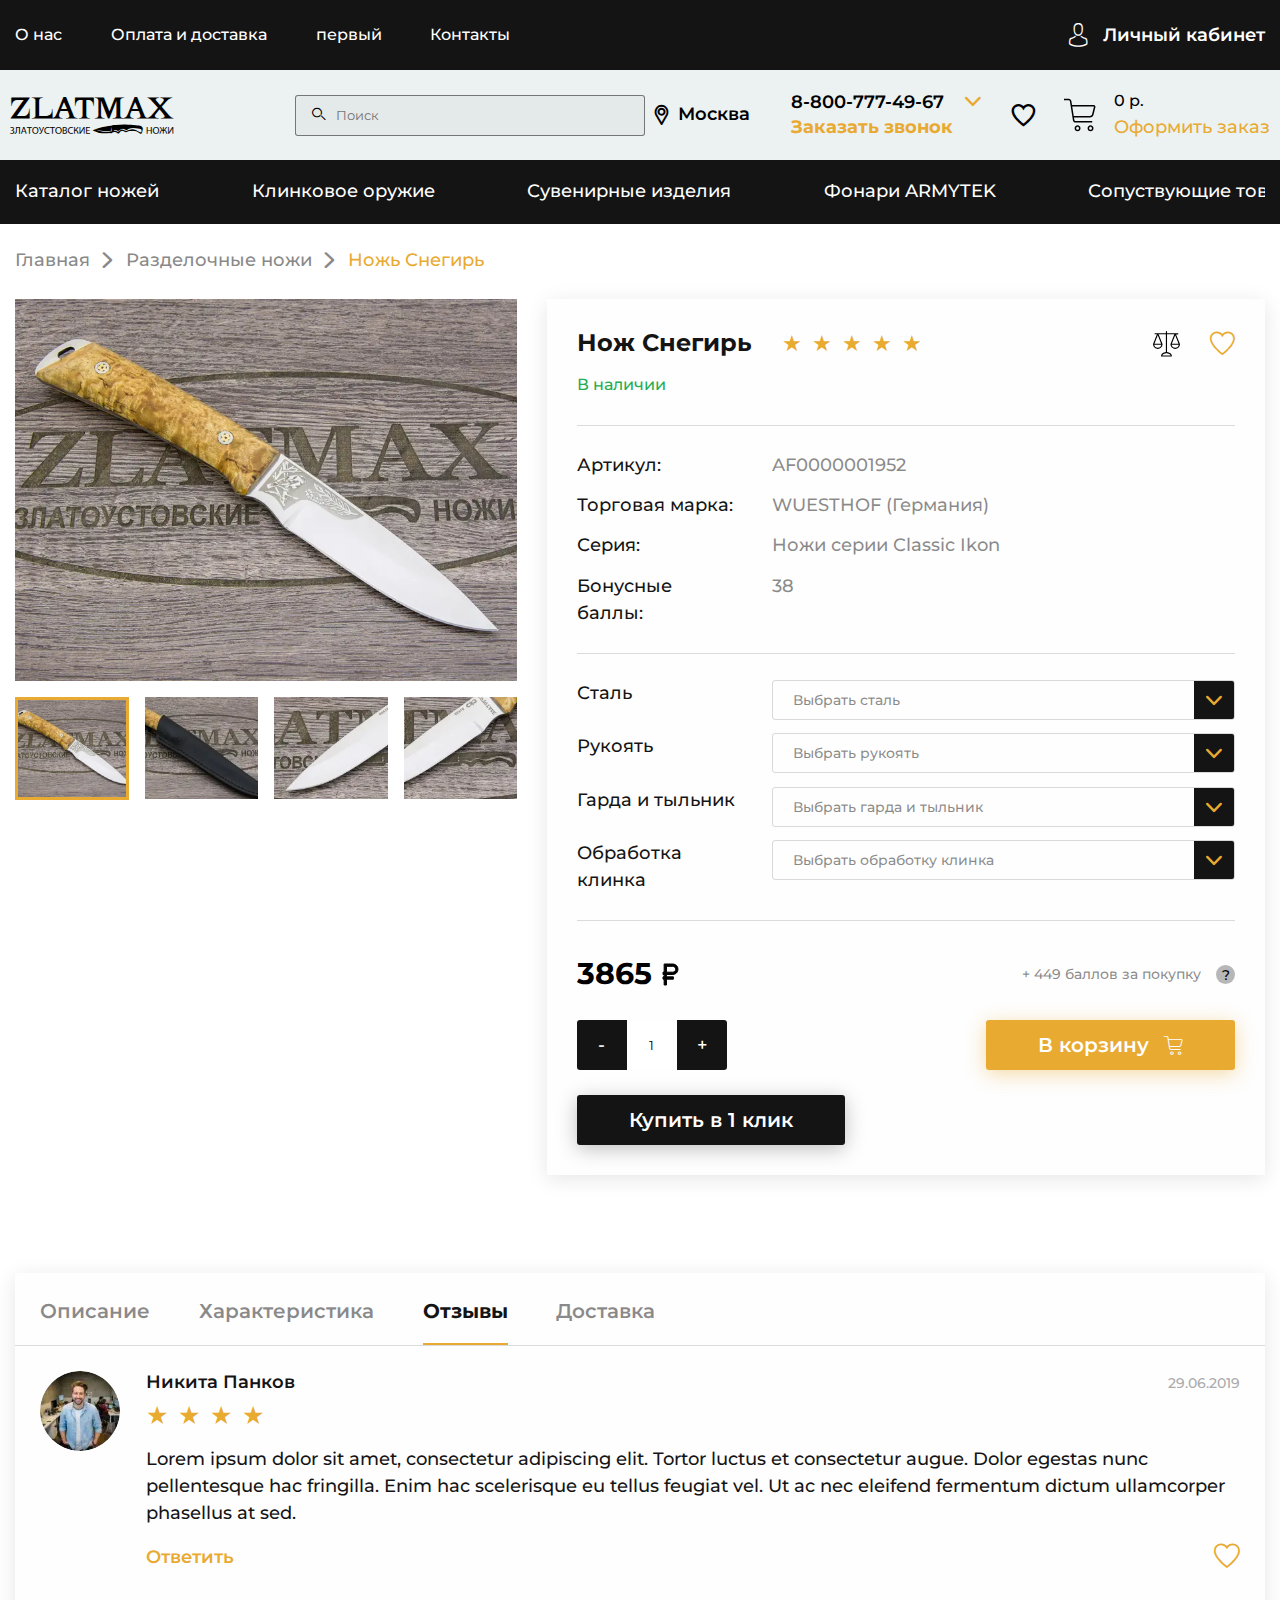
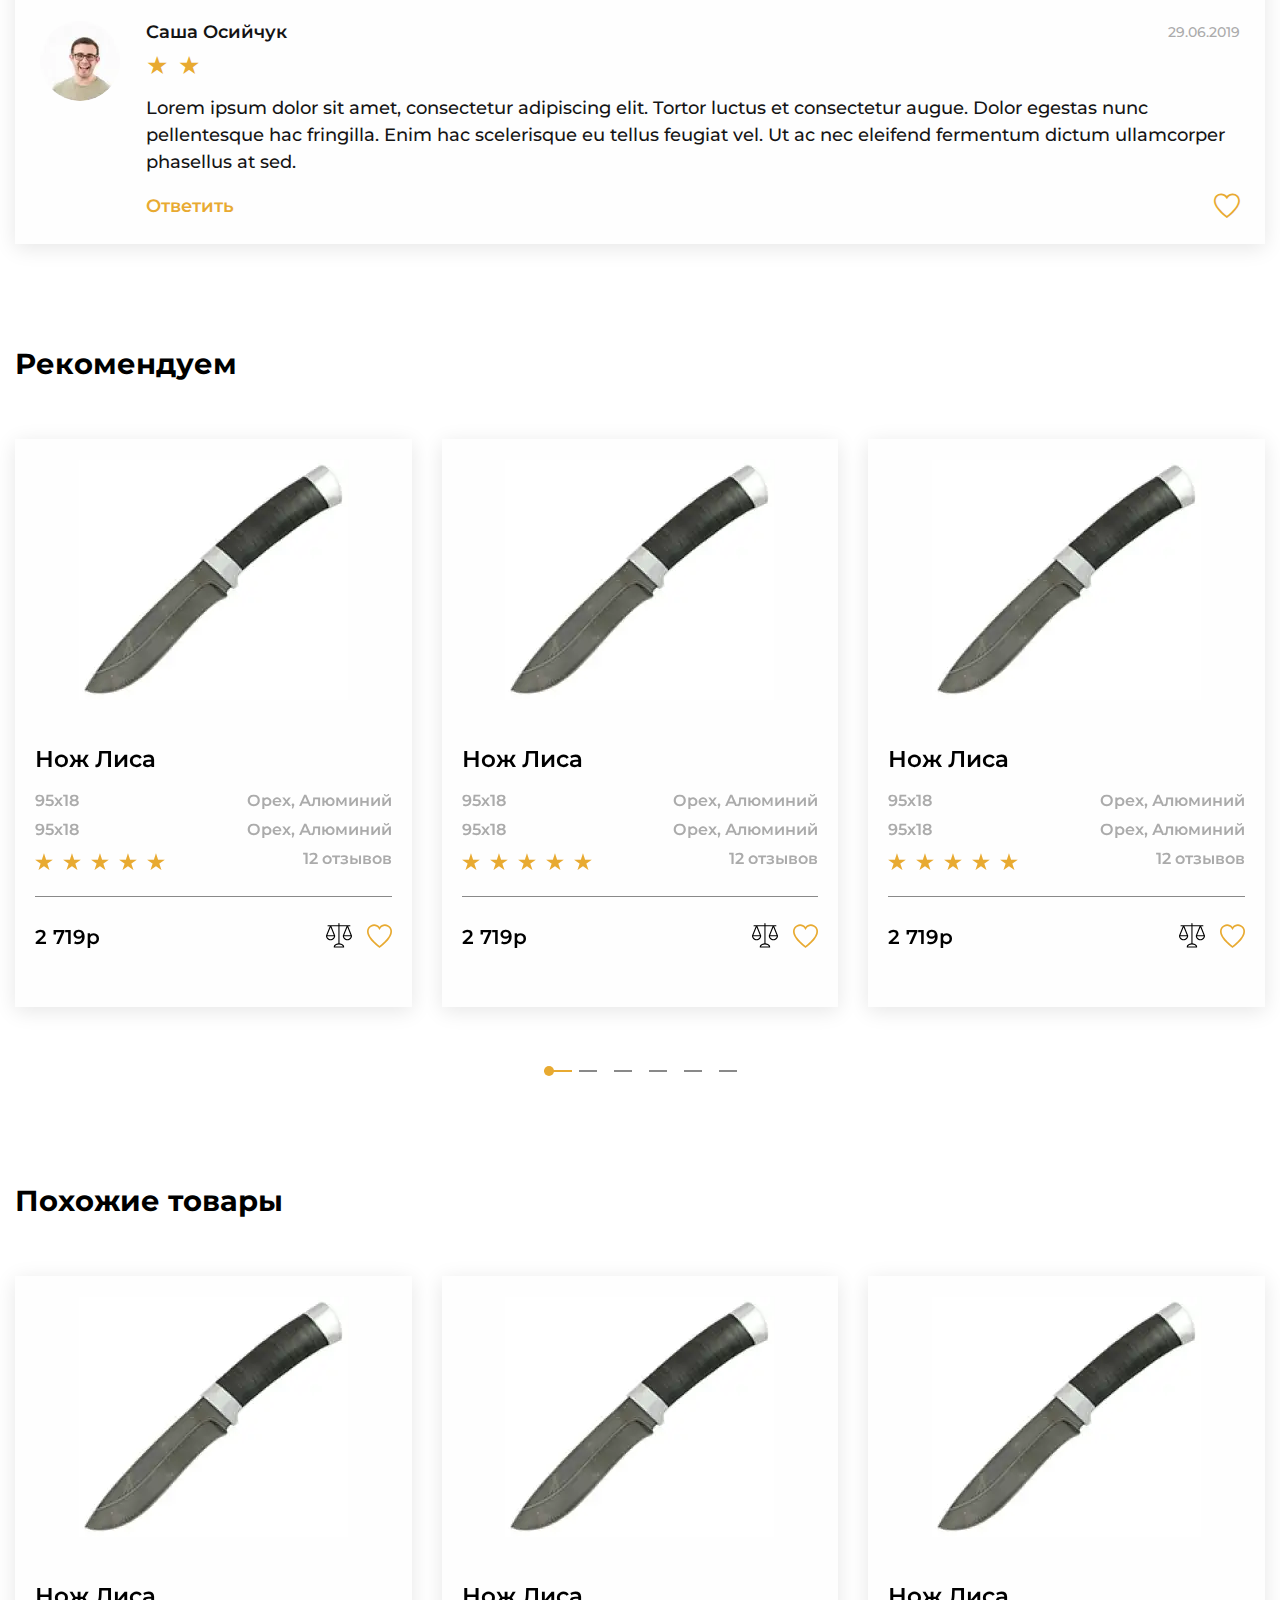
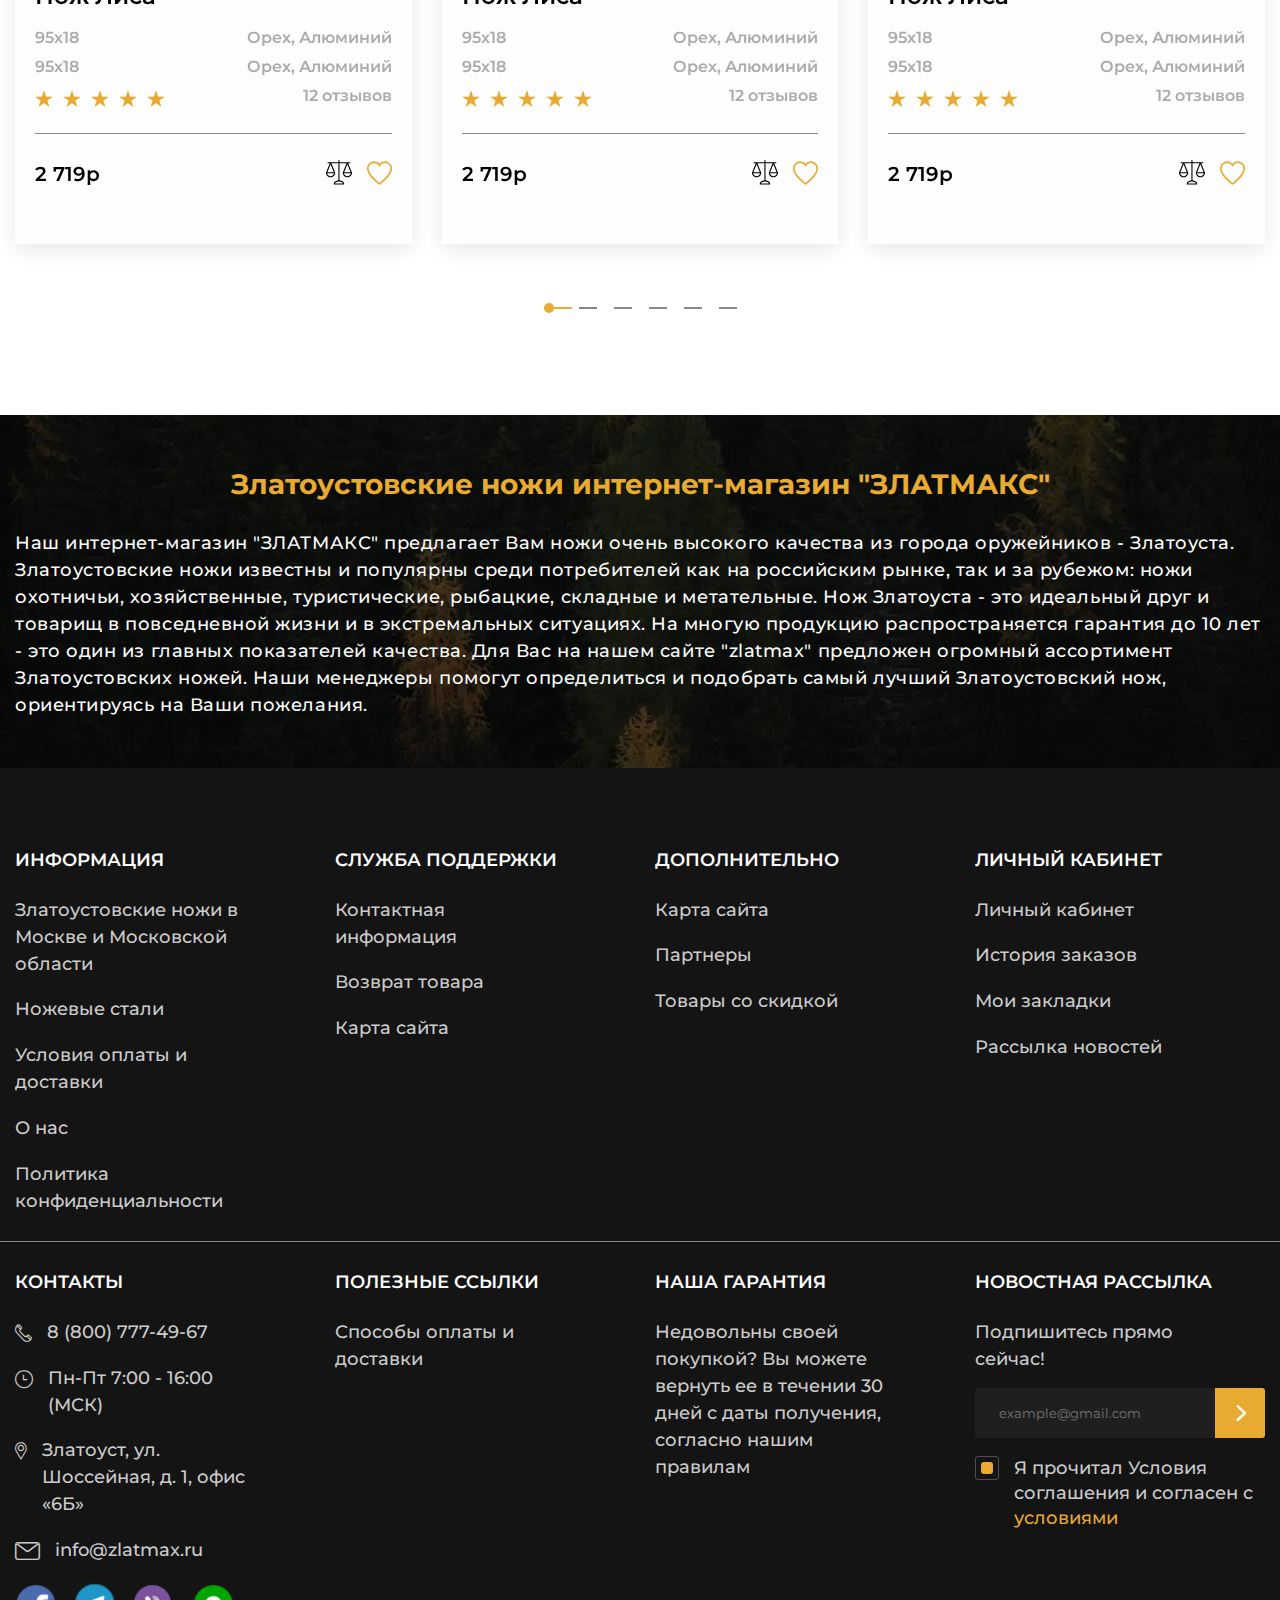
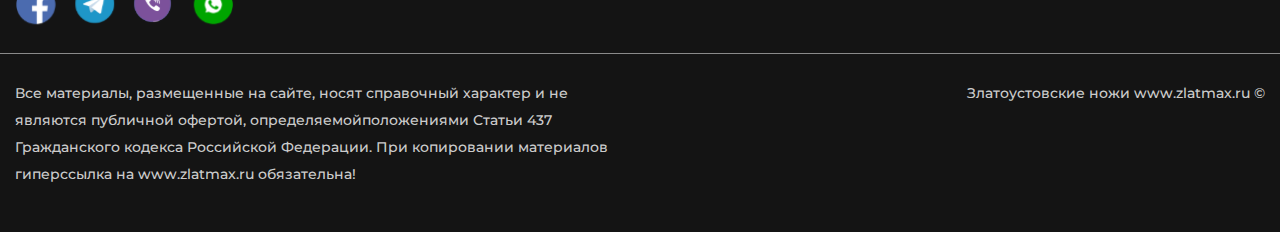
<file: card-product.html>
<!DOCTYPE html>
<html lang="ru">

<head>
    <meta charset="UTF-8">
    <meta http-equiv="X-UA-Compatible" content="IE=edge">
    <meta name="viewport" content="width=device-width, initial-scale=1.0">
    <link rel="stylesheet" href="css/style.min.css">
    <link rel="shortcut icon" href="img/mainBlock/advantages/01.svg">
    <title>Карточка товара</title>
</head>

<body>
    <div class="wrapper">
        <header class="header">
    <div class="header__top top-header">
        <div class='top-header__container container'>
            <div class='top-header__menu menu'>
                <div class="menu__icon-wrap">
                    <div class='menu__icon'>
                        <span></span>
                    </div>
                </div>
                <nav class='menu__body'>
                    <ul class='menu__list'>
                        <li class="menu__item"><a href='' data-goto='' class='menu__link'><span>О нас</span></a></li>
                        <li class="menu__item"><a href='' data-goto='' class='menu__link'><span>Оплата и
                                    доставка</span></a></li>
                        <li class="menu__item">
                            <a href='' data-goto='' class='menu__link icon-arrow'><span>первый</span></a>
                            <div class="menu__sub-menu">
                                <div class="menu__back">
                                    <div class="menu__back-link">
                                        <svg width="16" height="16" viewBox="0 0 16 16" fill="none"
                                            xmlns="http://www.w3.org/2000/svg">
                                            <path fill-rule="evenodd" clip-rule="evenodd"
                                                d="M3.34517 8.83333L8.58925 14.0774L7.41074 15.2559L0.154818 8L7.41074 0.74408L8.58925 1.92259L3.34517 7.16667H15.5V8.83333H3.34517Z"
                                                fill="white" />
                                        </svg>
                                        Назад
                                    </div>
                                    <div class="menu__close"><svg width="16" height="16" viewBox="0 0 16 16"
                                            xmlns="http://www.w3.org/2000/svg">
                                            <path fill-rule="evenodd" clip-rule="evenodd"
                                                d="M7.97057 6.55649L14.3345 0.192529L15.7487 1.60674L9.38478 7.9707L15.7487 14.3347L14.3345 15.7489L7.97057 9.38492L1.6066 15.7489L0.192391 14.3347L6.55635 7.9707L0.192391 1.60674L1.6066 0.192529L7.97057 6.55649Z"
                                                fill="white" />
                                        </svg>
                                    </div>
                                </div>
                                <ul class="menu__sub-list">
                                    <li class="menu__sub-item icon-arrow">
                                        <a href="" class="menu__sub-link">второй</a>
                                        <div class="menu__sub-sub-menu">
                                            <div class="menu__back">
                                                <div class="menu__back-link">
                                                    <svg width="16" height="16" viewBox="0 0 16 16" fill="none"
                                                        xmlns="http://www.w3.org/2000/svg">
                                                        <path fill-rule="evenodd" clip-rule="evenodd"
                                                            d="M3.34517 8.83333L8.58925 14.0774L7.41074 15.2559L0.154818 8L7.41074 0.74408L8.58925 1.92259L3.34517 7.16667H15.5V8.83333H3.34517Z"
                                                            fill="white" />
                                                    </svg>
                                                    Назад
                                                </div>
                                                <div class="menu__close"><svg width="16" height="16" viewBox="0 0 16 16"
                                                        xmlns="http://www.w3.org/2000/svg">
                                                        <path fill-rule="evenodd" clip-rule="evenodd"
                                                            d="M7.97057 6.55649L14.3345 0.192529L15.7487 1.60674L9.38478 7.9707L15.7487 14.3347L14.3345 15.7489L7.97057 9.38492L1.6066 15.7489L0.192391 14.3347L6.55635 7.9707L0.192391 1.60674L1.6066 0.192529L7.97057 6.55649Z"
                                                            fill="white" />
                                                    </svg>
                                                </div>
                                            </div>
                                            <ul class="menu__sub-sub-list">
                                                <li class="menu__sub-item">
                                                    <a href="" class="menu__sub-sub-link">третий</a>
                                                </li>
                                                <li class="menu__sub-sub__item"><a href=""
                                                        class="menu__sub-sub-link">Ножи из дамаска</a></li>
                                                <li class="menu__sub-sub__item"><a href=""
                                                        class="menu__sub-sub-link">Ножи охотничьи</a></li>
                                                <li class="menu__sub-sub__item"><a href=""
                                                        class="menu__sub-sub-link">Ножи охотничьи</a></li>
                                                <li class="menu__sub-sub__item"><a href=""
                                                        class="menu__sub-sub-link">Разделочные ножи</a></li>
                                                <li class="menu__sub-sub__item"><a href=""
                                                        class="menu__sub-sub-link">Ножи охотничьи</a></li>
                                            </ul>
                                        </div>
                                    </li>
                                    <li class="menu__sub-item"><a href="" class="menu__sub-link">Туристические ножи</a>
                                    </li>
                                    <li class="menu__sub-item"><a href="" class="menu__sub-link">Ножи охотничьи</a></li>
                                    <li class="menu__sub-item"><a href="" class="menu__sub-link">Булатные ножи</a></li>
                                    <li class="menu__sub-item"><a href="" class="menu__sub-link">Ножи из дамаска</a>
                                    </li>
                                    <li class="menu__sub-item"><a href="" class="menu__sub-link">Разделочные ножи</a>
                                    </li>
                                    <li class="menu__sub-item"><a href="" class="menu__sub-link">Туристические ножи</a>
                                    </li>
                                    <li class="menu__sub-item"><a href="" class="menu__sub-link">Ножи охотничьи</a></li>
                                    <li class="menu__sub-item"><a href="" class="menu__sub-link">Булатные ножи</a></li>
                                </ul>
                            </div>
                        </li>
                        <li class="menu__item"><a href='' data-goto='' class='menu__link'><span>Контакты</span></a></li>
                    </ul>
                </nav>
            </div>
            <a href="" class="top-header__user icon-user"><span>Личный кабинет</span></a>
        </div>
    </div>
    <div class="header__body body-header">
        <div class='body-header__container container'>
            <a href="index.html" class="body-header__logo icon-logo logo" data-da=".top-header__container,840,1"></a>
            <form action="#" class="body-header__search search-body-header">
                <button type="submit" class="search-body-header__button icon-glass"></button>
                <input type="text" class="search-body-header__input" autocomplete="off" name="search"
                    placeholder="Поиск" required>
            </form>
            <div class="body-header__location icon-location">Москва</div>
            <div class="body-header__tel tel-body-header">
                <div class="tel-body-header__body">
                    <a href="tel:88007774967" class="tel-body-header__numb">8-800-777-49-67</a>
                    <a href="" class="tel-body-header__link">Заказать звонок</a>
                </div>
                <div class="tel-body-header__arrow icon-arrow"></div>
                <ul class="tel-body-header__list">
                    <li><a href="tel:88007774967" class="tel-body-header__sub-link">8-800-777-49-67</a></li>
                    <li><a href="tel:88007774967" class="tel-body-header__sub-link">8-800-777-49-67</a></li>
                    <li><a href="tel:88007774967" class="tel-body-header__sub-link">8-800-777-49-67</a></li>
                    <li><a href="tel:88007774967" class="tel-body-header__sub-link">8-800-777-49-67</a></li>
                </ul>
            </div>
            <a href="" class="body-header__favorite icon-favorite"></a>
            <div class="body-header__cart cart-body-header">
                <a href="" class="cart-body-header__icon">
                    <svg width="32" height="34" viewBox="0 0 32 34" xmlns="http://www.w3.org/2000/svg">
                        <path fill-rule="evenodd" clip-rule="evenodd"
                            d="M4.65214 2.24957H0V0.749573H4.65214C6.00406 0.749573 7.15546 1.73221 7.36796 3.06732L7.99688 7.01882H29.7121C30.8545 7.01882 31.6906 8.09558 31.4076 9.20234L29.5067 16.6364C29.0823 18.2963 27.5869 19.4574 25.8736 19.4574H9.9766L10.3874 22.0383C10.484 22.6452 11.0073 23.0918 11.6218 23.0918H28.203V24.5918H11.6218C10.2699 24.5918 9.11852 23.6092 8.90602 22.2741L5.8866 3.3031C5.79002 2.69623 5.26665 2.24957 4.65214 2.24957ZM9.73786 17.9574H25.8736C26.9016 17.9574 27.7988 17.2607 28.0535 16.2648L29.9543 8.83075C29.9948 8.67264 29.8753 8.51882 29.7121 8.51882H8.23562L9.73786 17.9574Z" />
                        <path fill-rule="evenodd" clip-rule="evenodd"
                            d="M13.5695 31.8258C14.3183 31.8258 15.0189 31.1799 15.0189 30.2656C15.0189 29.3513 14.3183 28.7054 13.5695 28.7054C12.8207 28.7054 12.1201 29.3513 12.1201 30.2656C12.1201 31.1799 12.8207 31.8258 13.5695 31.8258ZM13.5695 33.3258C15.1984 33.3258 16.5189 31.9557 16.5189 30.2656C16.5189 28.5755 15.1984 27.2054 13.5695 27.2054C11.9406 27.2054 10.6201 28.5755 10.6201 30.2656C10.6201 31.9557 11.9406 33.3258 13.5695 33.3258Z" />
                        <path fill-rule="evenodd" clip-rule="evenodd"
                            d="M26.5466 31.8258C27.2954 31.8258 27.996 31.1799 27.996 30.2656C27.996 29.3513 27.2954 28.7054 26.5466 28.7054C25.7977 28.7054 25.0972 29.3513 25.0972 30.2656C25.0972 31.1799 25.7977 31.8258 26.5466 31.8258ZM26.5466 33.3258C28.1755 33.3258 29.496 31.9557 29.496 30.2656C29.496 28.5755 28.1755 27.2054 26.5466 27.2054C24.9177 27.2054 23.5972 28.5755 23.5972 30.2656C23.5972 31.9557 24.9177 33.3258 26.5466 33.3258Z" />
                    </svg>
                    <div class="cart-body-header__quantity"></div>
                </a>
                <div class="cart-body-header__body">
                    <div class="cart-body-header__sum">0 р.</div>
                    <a href="" class="cart-body-header__link">Оформить заказ</a>
                </div>
                <div class="cart-body-header__list list-cart">

                </div>
            </div>
        </div>
    </div>
    <div class="header-catalog catalog-header">
        <div class="catalog-header__menu">
            <div class='catalog-header__container container'>
                <ul class="catalog-header__main-list">
                    <li><a data-parent="1" href="" class="catalog-header__main-link">Каталог ножей</a></li>
                    <li><a data-parent="2" href="" class="catalog-header__main-link">Клинковое оружие</a></li>
                    <li><a href="" class="catalog-header__main-link">Сувенирные изделия</a></li>
                    <li><a href="" class="catalog-header__main-link">Фонари ARMYTEK</a></li>
                    <li><a href="" class="catalog-header__main-link">Сопуствующие товары</a></li>
                </ul>
            </div>
        </div>
        <div class="catalog-header__blocks">
            <div class="catalog-header__block-wrap" data-catalog="1">
                <div class='container'>
                    <nav class="catalog-header__block">
                        <div class="catalog-header__label">Категория ножей</div>
                        <div class="catalog-header__label">Производство ножей</div>
                        <div class="catalog-header__label">Ножи по маркам стали</div>
                        <div class="catalog-header__label">Заточка и полировка ножей</div>
                        <div class="catalog-header__label">Ножевая мастерская</div>
                        <ul class="catalog-header__list">
                            <li><a href="" class="catalog-header__link">Разделочные ножи</a></li>
                            <li><a href="" class="catalog-header__link">Туристические ножи</a></li>
                            <li><a href="" class="catalog-header__link">Ножи охотничьи</a></li>
                            <li><a href="" class="catalog-header__link">Булатные ножи</a></li>
                            <li><a href="" class="catalog-header__link">Ножи из дамаска</a></li>
                            <li><a href="" class="catalog-header__link">Тактического назначения</a></li>
                            <li><a href="" class="catalog-header__link">Метательные ножи</a></li>
                            <li><a href="" class="catalog-header__link">Мачете и кукри</a></li>
                            <li><a href="" class="catalog-header__link">Ножи кухонные</a></li>
                        </ul>
                        <ul class="catalog-header__list">
                            <li><a href="" class="catalog-header__link">Ножи АИР</a></li>
                            <li><a href="" class="catalog-header__link">Ножи ЗИК</a></li>
                            <li><a href="" class="catalog-header__link">Ножи ЗЗОСС</a></li>
                            <li><a href="" class="catalog-header__link">Ножи РОСоружие</a></li>
                            <li><a href="" class="catalog-header__link">Ножи Оружейник</a></li>
                            <li><a href="" class="catalog-header__link">Булат Сергея Баранова</a></li>
                            <li><a href="" class="catalog-header__link">Булат Андрея Умерова </a></li>
                            <li><a href="" class="catalog-header__link">Ножи Златко</a></li>
                            <li><a href="" class="catalog-header__link">Ножи Стиль-М</a></li>
                            <li><a href="" class="catalog-header__link">Оружейная компания</a></li>
                        </ul>
                        <ul class="catalog-header__list">
                            <li><a href="" class="catalog-header__link">Паста ГОИ</a></li>
                            <li><a href="" class="catalog-header__link">Алмазная паста</a></li>
                            <li><a href="" class="catalog-header__link">Бруски и камни для заточки</a></li>
                            <li><a href="" class="catalog-header__link">Заточные системы</a></li>
                        </ul>
                        <ul class="catalog-header__list">
                            <li><a href="" class="catalog-header__link">Ножи АИР</a></li>
                            <li><a href="" class="catalog-header__link">Ножи ЗИК</a></li>
                            <li><a href="" class="catalog-header__link">Ножи ЗЗОСС</a></li>
                            <li><a href="" class="catalog-header__link">Ножи РОСоружие</a></li>
                            <li><a href="" class="catalog-header__link">Ножи Оружейник</a></li>
                            <li><a href="" class="catalog-header__link">Булат Сергея Баранова</a></li>
                            <li><a href="" class="catalog-header__link">Булат Андрея Умерова </a></li>
                            <li><a href="" class="catalog-header__link">Ножи Златко</a></li>
                            <li><a href="" class="catalog-header__link">Ножи Стиль-М</a></li>
                            <li><a href="" class="catalog-header__link">Оружейная компания</a></li>
                        </ul>
                        <ul class="catalog-header__list">
                            <li><a href="" class="catalog-header__link">Паста ГОИ</a></li>
                            <li><a href="" class="catalog-header__link">Алмазная паста</a></li>
                            <li><a href="" class="catalog-header__link">Бруски и камни для заточки</a></li>
                            <li><a href="" class="catalog-header__link">Заточные системы</a></li>
                            <li><a href="" class="catalog-header__link">Бруски и камни для заточки</a></li>
                        </ul>
                        <a href="" class="catalog-header__all">Смотреть все</a>
                        <a href="" class="catalog-header__all">Смотреть все</a>
                        <a href="" class="catalog-header__all">Смотреть все</a>
                        <a href="" class="catalog-header__all">Смотреть все</a>
                        <a href="" class="catalog-header__all">Смотреть все</a>
                    </nav>
                </div>
            </div>
            <div class="catalog-header__block-wrap" data-catalog="2">
                <div class='container'>
                    <nav class="catalog-header__block">
                        <div class="catalog-header__label">Категория ножей</div>
                        <div class="catalog-header__label">Производство ножей</div>
                        <ul class="catalog-header__list">
                            <li><a href="" class="catalog-header__link">Ножи АИР</a></li>
                            <li><a href="" class="catalog-header__link">Ножи ЗИК</a></li>
                            <li><a href="" class="catalog-header__link">Ножи ЗЗОСС</a></li>
                            <li><a href="" class="catalog-header__link">Ножи РОСоружие</a></li>
                            <li><a href="" class="catalog-header__link">Ножи Оружейник</a></li>
                            <li><a href="" class="catalog-header__link">Булат Сергея Баранова</a></li>
                            <li><a href="" class="catalog-header__link">Булат Андрея Умерова </a></li>
                            <li><a href="" class="catalog-header__link">Ножи Златко</a></li>
                            <li><a href="" class="catalog-header__link">Ножи Стиль-М</a></li>
                            <li><a href="" class="catalog-header__link">Оружейная компания</a></li>
                        </ul>
                        <ul class="catalog-header__list">
                            <li><a href="" class="catalog-header__link">Паста ГОИ</a></li>
                            <li><a href="" class="catalog-header__link">Алмазная паста</a></li>
                            <li><a href="" class="catalog-header__link">Бруски и камни для заточки</a></li>
                            <li><a href="" class="catalog-header__link">Заточные системы</a></li>
                            <li><a href="" class="catalog-header__link">Бруски и камни для заточки</a></li>
                        </ul>
                        <a href="" class="catalog-header__all">Смотреть все</a>
                        <a href="" class="catalog-header__all">Смотреть все</a>
                    </nav>
                </div>
            </div>
        </div>
    </div>
</header>
        <div class="page">
            <div class="page__top top-page">
                <div class='top-page__container container'>
                    <div class="top-page__bred-crumbs bred-crumbs">
                        <ul class="bred-crumbs__list">
                            <li class="bred-crumbs__item"><a href="index.html" class="bred-crumbs__link">Главная</a>
                            </li>
                            <li class="bred-crumbs__item"><a href="index.html" class="bred-crumbs__link">Разделочные
                                    ножи</a></li>
                            <li class="bred-crumbs__item">Ножь Снегирь</li>
                        </ul>
                    </div>
                </div>
            </div>
            <section class="product">
                <div class='product__container container'>
                    <div class="product__content">
                        <div class="product__images images-product">
                            <div class="images-product__main-slider main-slider-images-product">
                                <div class="main-slider-images-product__wrapper">
                                    <div class="main-slider-images-product__slide">
                                        <div class="main-slider-images-product__image">
                                            <picture>
                                                <source srcset='img/product/01.webp' type='image/webp'>
                                                <img src='img/product/01.jpg' alt='image product'>
                                            </picture>
                                        </div>
                                    </div>
                                    <div class="main-slider-images-product__slide">
                                        <div class="main-slider-images-product__image">
                                            <picture>
                                                <source srcset='img/product/02.webp' type='image/webp'>
                                                <img src='img/product/02.jpg' alt='image product'>
                                            </picture>
                                        </div>
                                    </div>
                                    <div class="main-slider-images-product__slide">
                                        <div class="main-slider-images-product__image">
                                            <picture>
                                                <source srcset='img/product/03.webp' type='image/webp'>
                                                <img src='img/product/03.jpg' alt='image product'>
                                            </picture>
                                        </div>
                                    </div>
                                    <div class="main-slider-images-product__slide">
                                        <div class="main-slider-images-product__image">
                                            <picture>
                                                <source srcset='img/product/04.webp' type='image/webp'>
                                                <img src='img/product/04.jpg' alt='image product'>
                                            </picture>
                                        </div>
                                    </div>
                                    <div class="main-slider-images-product__slide">
                                        <div class="main-slider-images-product__image">
                                            <picture>
                                                <source srcset='img/product/05.webp' type='image/webp'>
                                                <img src='img/product/05.jpg' alt='image product'>
                                            </picture>
                                        </div>
                                    </div>
                                </div>
                            </div>
                            <div class="images-product__sub-slider sub-slider-images-product">
                                <div class="sub-slider-images-product__wrapper">
                                    <div class="sub-slider-images-product__slide">
                                        <div class="sub-slider-images-product__image">
                                            <picture>
                                                <source srcset='img/product/01.webp' type='image/webp'>
                                                <img src='img/product/01.jpg' alt='image product'>
                                            </picture>
                                        </div>
                                    </div>
                                    <div class="sub-slider-images-product__slide">
                                        <div class="sub-slider-images-product__image">
                                            <picture>
                                                <source srcset='img/product/02.webp' type='image/webp'>
                                                <img src='img/product/02.jpg' alt='image product'>
                                            </picture>
                                        </div>
                                    </div>
                                    <div class="sub-slider-images-product__slide">
                                        <div class="sub-slider-images-product__image">
                                            <picture>
                                                <source srcset='img/product/03.webp' type='image/webp'>
                                                <img src='img/product/03.jpg' alt='image product'>
                                            </picture>
                                        </div>
                                    </div>
                                    <div class="sub-slider-images-product__slide">
                                        <div class="sub-slider-images-product__image">
                                            <picture>
                                                <source srcset='img/product/04.webp' type='image/webp'>
                                                <img src='img/product/04.jpg' alt='image product'>
                                            </picture>
                                        </div>
                                    </div>
                                    <div class="sub-slider-images-product__slide">
                                        <div class="sub-slider-images-product__image">
                                            <picture>
                                                <source srcset='img/product/05.webp' type='image/webp'>
                                                <img src='img/product/05.jpg' alt='image product'>
                                            </picture>
                                        </div>
                                    </div>
                                </div>
                            </div>
                        </div>
                        <div class="product__info info-product">
                            <div class="info-product__top">
                                <h1 class="info-product__title">Нож Снегирь</h1>
                                <a href="" class="info-product__stars">★★★★★</a>
                                <a href="" class="info-product__comparison"><img src='img/icons/comparison.svg'
                                        alt='comparison'></a>
                                <a href="" class="info-product__favorite icon-favorite"></a>
                            </div>
                            <div class="info-product__availability info-product__availability_true">В наличии</div>
                            <div class="info-product__characteristics characteristics-info-product">
                                <div class="characteristics-info-product__block">
                                    <div class="characteristics-info-product__item">
                                        <div class="characteristics-info-product__title">Артикул:</div>
                                        <div class="characteristics-info-product__value">AF0000001952</div>
                                    </div>
                                    <div class="characteristics-info-product__item">
                                        <div class="characteristics-info-product__title">Торговая марка:</div>
                                        <div class="characteristics-info-product__value">WUESTHOF (Германия)</div>
                                    </div>
                                    <div class="characteristics-info-product__item">
                                        <div class="characteristics-info-product__title">Серия:</div>
                                        <div class="characteristics-info-product__value">Ножи серии Classic Ikon</div>
                                    </div>
                                    <div class="characteristics-info-product__item">
                                        <div class="characteristics-info-product__title">Бонусные баллы: </div>
                                        <div class="characteristics-info-product__value">38</div>
                                    </div>
                                </div>
                                <div class="characteristics-info-product__block">
                                    <div class="characteristics-info-product__item">
                                        <div class="characteristics-info-product__title">Сталь</div>
                                        <div class="characteristics-info-product__value">
                                            <div class="characteristics-info-product__options options-product">
                                                <div class="options-product__header">
                                                    <div class="options-product__current">Выбрать сталь</div>
                                                    <div class="options-product__button icon-arrow"></div>
                                                </div>
                                                <ul class="options-product__body">
                                                    <li class="options-product__item">сталь 1</li>
                                                    <li class="options-product__item">сталь 2</li>
                                                    <li class="options-product__item">сталь 3</li>
                                                    <li class="options-product__item">сталь 4</li>
                                                </ul>
                                            </div>
                                        </div>
                                    </div>
                                    <div class="characteristics-info-product__item">
                                        <div class="characteristics-info-product__title">Рукоять</div>
                                        <div class="characteristics-info-product__value">
                                            <div class="characteristics-info-product__options options-product">
                                                <div class="options-product__header">
                                                    <div class="options-product__current">Выбрать рукоять</div>
                                                    <div class="options-product__button icon-arrow"></div>
                                                </div>
                                                <ul class="options-product__body">
                                                    <li class="options-product__item">сталь 1</li>
                                                    <li class="options-product__item">сталь 2</li>
                                                    <li class="options-product__item">сталь 3</li>
                                                    <li class="options-product__item">сталь 4</li>
                                                </ul>
                                            </div>
                                        </div>
                                    </div>
                                    <div class="characteristics-info-product__item">
                                        <div class="characteristics-info-product__title">Гарда и тыльник</div>
                                        <div class="characteristics-info-product__value">
                                            <div class="characteristics-info-product__options options-product">
                                                <div class="options-product__header">
                                                    <div class="options-product__current">Выбрать гарда и тыльник</div>
                                                    <div class="options-product__button icon-arrow"></div>
                                                </div>
                                                <ul class="options-product__body">
                                                    <li class="options-product__item">сталь 1</li>
                                                    <li class="options-product__item">сталь 2</li>
                                                    <li class="options-product__item">сталь 3</li>
                                                    <li class="options-product__item">сталь 4</li>
                                                </ul>
                                            </div>
                                        </div>
                                    </div>
                                    <div class="characteristics-info-product__item">
                                        <div class="characteristics-info-product__title">Обработка клинка</div>
                                        <div class="characteristics-info-product__value">
                                            <div class="characteristics-info-product__options options-product">
                                                <div class="options-product__header">
                                                    <div class="options-product__current">Выбрать обработку клинка</div>
                                                    <div class="options-product__button icon-arrow"></div>
                                                </div>
                                                <ul class="options-product__body">
                                                    <li class="options-product__item">сталь 1</li>
                                                    <li class="options-product__item">сталь 2</li>
                                                    <li class="options-product__item">сталь 3</li>
                                                    <li class="options-product__item">сталь 4</li>
                                                </ul>
                                            </div>
                                        </div>
                                    </div>
                                </div>
                            </div>
                            <div class="info-product__price">
                                <div class="info-product__value">3865 <img src='img/icons/rubl.svg' alt='valuta'></div>
                                <div class="info-product__bonus bonus-product">
                                    <div class="bonus-product__text">+ 449 баллов за покупку</div>
                                    <div class="bonus-product__button">?</div>
                                    <div class="bonus-product__message">Вам будут начислены баллы в размере 5%
                                        от стоимости покупки. Их можно будет использовать
                                        на оплату последующих заказов.</div>
                                </div>
                            </div>
                            <div class="info-product__buttons">
                                <div class="info-product__quantity quantity-product">
                                    <div class="quantity-product__button quantity-product__button_minus">-
                                    </div>
                                    <input name="quantity" type="text" class="quantity-product__input"
                                        value="1"></input>
                                    <div class="quantity-product__button quantity-product__button_plus">+
                                    </div>
                                </div>
                                <a href="" class="info-product__button-cart btn icon-cart"><span>В корзину</span></a>
                                <a href="" class="info-product__button-one-click btn btn_black">Купить в 1 клик</a>
                            </div>
                        </div>
                    </div>
                    <div class="product__tabs tabs-product">
                        <div class="tabs-product__titles">
                            <div data-title="1" class="tabs-product__title">Описание</div>
                            <div data-title="2" class="tabs-product__title">Характеристика</div>
                            <div data-title="3" class="tabs-product__title active">Отзывы</div>
                            <div data-title="4" class="tabs-product__title">Доставка</div>
                        </div>
                        <div data-body="1" class="tabs-product__body">
                            <div class="tabs-product__text">
                                <p>Легкий удобный <span>нож с клинком</span>, имеющим пологие вогнутые линзовидные
                                    спуски на две трети ширины клинка, образующие тонкое,
                                    прекрасно режущее лезвие толщиной около 0,6 мм в районе подводов. </p>
                                <p>
                                    Обух клинка со спинкой рукояти имеет одну плавную дугообразную линию. На пяте перед
                                    рукоятью есть подпальцевый вырез для точных работ.</p>
                                <p>Необходимо проявлять некоторую осторожность при работе с большими боковыми нагрузками
                                    на лезвие ножа, ввиду небольшой толщины клинка
                                    в рабочей части. </p>
                                <p>
                                    Монтаж рукояти накладной плашечный. На навершии рукояти, функцию которого выполняет
                                    выступающий из под плашек хвостовик,
                                    имеется отверстие под темляк. Этот нож удобный помощник при работе с продуктами и
                                    охоте на боровую и водоплавающую дичь.</p>
                            </div>
                        </div>
                        <div data-body="2" class="tabs-product__body">
                            <div class="tabs-product__characteristics characteristics-product">
                                <div class="characteristics-product__col">
                                    <div class="characteristics-product__title">Технические характеристики</div>
                                    <div class="characteristics-product__item">
                                        <div class="characteristics-product__characteristic">Общая длина, мм:</div>
                                        <div class="characteristics-product__value">227</div>
                                    </div>
                                    <div class="characteristics-product__item">
                                        <div class="characteristics-product__characteristic">Длина клинка, мм:</div>
                                        <div class="characteristics-product__value">112</div>
                                    </div>
                                    <div class="characteristics-product__item">
                                        <div class="characteristics-product__characteristic">Ширина клинка, мм:</div>
                                        <div class="characteristics-product__value">6</div>
                                    </div>
                                    <div class="characteristics-product__item">
                                        <div class="characteristics-product__characteristic">Толщина обуха, мм:</div>
                                        <div class="characteristics-product__value">37</div>
                                    </div>
                                </div>
                                <div class="characteristics-product__col">
                                    <div class="characteristics-product__title">Сталь:</div>
                                    <div class="characteristics-product__item">
                                        <div class="characteristics-product__characteristic">95Х18</div>
                                        <div class="characteristics-product__value">227</div>
                                    </div>
                                    <div class="characteristics-product__item">
                                        <div class="characteristics-product__characteristic">Рукоять:</div>
                                        <div class="characteristics-product__value">Накладки карельская береза</div>
                                    </div>
                                </div>
                                <div class="characteristics-product__col">
                                    <div class="characteristics-product__title">Производство</div>
                                    <div class="characteristics-product__item">
                                        <div class="characteristics-product__characteristic">Производство:</div>
                                        <div class="characteristics-product__value">АиР</div>
                                    </div>
                                </div>
                            </div>
                        </div>
                        <div data-body="3" class="tabs-product__body active">
                            <div class="tabs-product__reviews reviews-product reviews-product_non">
                                <!--                                 <div class="reviews-product__text">У данного товара нет отзывов. Станьте первым, кто оставил отзыв об этом товаре!</div>
                                <a href="" class="reviews-product__button btn btn_black">Написать отзыв</a> -->
                                <div class="reviews-product__item">
                                    <a href="" class="reviews-product__icon">
                                        <picture>
                                            <source srcset='img/reviews/01.webp' type='image/webp'>
                                            <img src='img/reviews/01.jpg' alt='avatar'>
                                        </picture>
                                    </a>
                                    <div class="reviews-product__body">
                                        <div class="reviews-product__top">
                                            <div class="reviews-product__name">Никита Панков</div>
                                            <div class="reviews-product__data">29.06.2019</div>
                                        </div>
                                        <div class="reviews-product__reitng">★★★★</div>
                                        <div class="reviews-product__text">
                                            Lorem ipsum dolor sit amet, consectetur adipiscing elit. Tortor luctus et
                                            consectetur augue.
                                            Dolor egestas nunc pellentesque hac fringilla. Enim hac scelerisque eu
                                            tellus feugiat vel.
                                            Ut ac nec eleifend fermentum dictum ullamcorper phasellus at sed.
                                        </div>
                                        <div class="reviews-product__bottom">
                                            <a href="" class="reviews-product__answer-link">Ответить</a>
                                            <a href="" class="reviews-product__like icon-favorite"></a>
                                        </div>
                                    </div>
                                </div>
                                <div class="reviews-product__item">
                                    <a href="" class="reviews-product__icon">
                                        <picture>
                                            <source srcset='img/reviews/02.webp' type='image/webp'>
                                            <img src='img/reviews/02.jpg' alt='avatar'>
                                        </picture>
                                    </a>
                                    <div class="reviews-product__body">
                                        <div class="reviews-product__top">
                                            <div class="reviews-product__name">Cаша Осийчук</div>
                                            <div class="reviews-product__data">29.06.2019</div>
                                        </div>
                                        <div class="reviews-product__reitng">★★</div>
                                        <div class="reviews-product__text">
                                            Lorem ipsum dolor sit amet, consectetur adipiscing elit. Tortor luctus et
                                            consectetur augue.
                                            Dolor egestas nunc pellentesque hac fringilla. Enim hac scelerisque eu
                                            tellus feugiat vel.
                                            Ut ac nec eleifend fermentum dictum ullamcorper phasellus at sed.
                                        </div>
                                        <div class="reviews-product__bottom">
                                            <a href="" class="reviews-product__answer-link">Ответить</a>
                                            <a href="" class="reviews-product__like icon-favorite"></a>
                                        </div>
                                    </div>
                                </div>
                            </div>
                        </div>
                        <div data-body="4" class="tabs-product__body">
                            <div class="tabs-product__delivery delivery-tabs-product">
                                <div class="delivery-tabs-product__item">
                                    <div class="delivery-tabs-product__title">
                                        Ваша страна
                                    </div>
                                    <div class="delivery-tabs-product__options options-product">
                                        <div class="options-product__header">
                                            <div class="options-product__current active">Россия</div>
                                            <div class="options-product__button icon-arrow"></div>
                                        </div>
                                        <ul class="options-product__body">
                                            <li class="options-product__item">Россия</li>
                                            <li class="options-product__item">Казахстан</li>
                                            <li class="options-product__item">Украина</li>
                                            <li class="options-product__item">Белорусь</li>
                                        </ul>
                                    </div>
                                </div>
                                <div class="delivery-tabs-product__item">
                                    <div class="delivery-tabs-product__title">
                                        Ваш город
                                    </div>
                                    <div class="delivery-tabs-product__options options-product">
                                        <div class="options-product__header">
                                            <div class="options-product__current active"></div>
                                            <div class="options-product__button icon-arrow"></div>
                                        </div>
                                        <ul class="options-product__body">
                                            <li class="options-product__item">Россия</li>
                                            <li class="options-product__item">Казахстан</li>
                                            <li class="options-product__item">Украина</li>
                                            <li class="options-product__item">Белорусь</li>
                                        </ul>
                                    </div>
                                </div>
                            </div>
                        </div>
                    </div>
                </div>
            </section>
            <section class="hits">
                <div class='hits__container container'>
                    <div class="hits__top top-block">
                        <h2 class="hits__title title">Рекомендуем</h2>
                    </div>
                    <div class="hits__row products products-slider">
                        <div class="products__wrapper">
                            <article data-pid="1" class="products__item products__item_not-button">
                                <a href="card-product.html" class="products__image">
                                    <picture>
                                        <source srcset='img/hits/01.webp' type='image/webp'>
                                        <img src='img/hits/01.png' alt='product'>
                                    </picture>
                                </a>
                                <div class="products__body">
                                    <h2 class="products__title">Нож Лиса</h2>
                                    <div class="products__info info-products">
                                        <div class="info-products__item">
                                            <div class="info-products__text">95х18</div>
                                            <div class="info-products__text">Орех, Алюминий</div>
                                        </div>
                                        <div class="info-products__item">
                                            <div class="info-products__text">95х18</div>
                                            <div class="info-products__text">Орех, Алюминий</div>
                                        </div>
                                        <div class="info-products__item">
                                            <a href=""
                                                class="info-products__text info-products__text_stars">★★★★★</a>
                                            <a href="" class="info-products__text info-products__text_link">12
                                                отзывов</a>
                                        </div>
                                    </div>
                                    <div class="products__value">
                                        <div class="products__prise">2 719р</div>
                                        <a href="" class="products__comparisos"><svg width="26" height="25"
                                                viewBox="0 0 26 25" xmlns="http://www.w3.org/2000/svg">
                                                <path
                                                    d="M25.9558 12.5275L25.9337 12.5386L22.2036 3.25484H23.9056C24.2108 3.25484 24.4582 3.00741 24.4582 2.70223C24.4582 2.39706 24.2108 2.14963 23.9056 2.14963H13.5056V0.552604C13.5056 0.247428 13.2582 0 12.953 0C12.6479 0 12.4004 0.247428 12.4004 0.552604V2.1441H2.00595C1.70078 2.1441 1.45335 2.39153 1.45335 2.69671C1.45335 3.00188 1.70078 3.24931 2.00595 3.24931H3.77981L0.0442083 12.5275C0.0165781 12.5922 0.00158874 12.6617 0 12.732C0 15.2697 2.0572 17.3269 4.5949 17.3269C7.13259 17.3269 9.1898 15.2697 9.1898 12.732C9.18821 12.6617 9.17322 12.5922 9.14559 12.5275L5.41552 3.24378H12.4004V20.3303C9.76451 20.5292 7.70329 22.1318 7.70329 24.0714C7.70329 24.3766 7.95072 24.624 8.2559 24.624H17.6502C17.9553 24.624 18.2028 24.3766 18.2028 24.0714C18.2028 22.1318 16.1416 20.5292 13.5056 20.3303V3.24378H20.5624L16.8544 12.5275C16.8268 12.5922 16.8118 12.6617 16.8102 12.732C16.8102 15.2697 18.8674 17.3269 21.4051 17.3269C23.9428 17.3269 26 15.2697 26 12.732C25.9984 12.6617 25.9834 12.5922 25.9558 12.5275ZM4.59214 16.23C2.88058 16.2276 1.42295 14.9852 1.14942 13.2956H8.01275C7.74059 14.977 6.29533 16.2168 4.59214 16.23ZM7.81382 12.1904H1.38151L4.60319 4.17216L7.81382 12.1904ZM16.9981 23.5188H8.90244C9.31137 22.3307 10.9968 21.4134 12.9475 21.4134C14.8982 21.4134 16.5892 22.3307 16.9981 23.5188ZM21.3802 4.17768L24.5909 12.1904H18.1586L21.3802 4.17768ZM21.3802 16.23V16.2355C19.6752 16.2219 18.2294 14.9792 17.9596 13.2956H24.823C24.5494 14.9852 23.0918 16.2276 21.3802 16.23Z"
                                                    fill="black" />
                                            </svg>
                                        </a>
                                        <a href="" class="products__favorite icon-favorite"></a>
                                    </div>
                                    <a href="" class="products__button btn icon-cart">В корзину</a>
                                </div>
                            </article>
                            <article data-pid="1" class="products__item products__item_not-button">
                                <a href="card-product.html" class="products__image">
                                    <picture>
                                        <source srcset='img/hits/01.webp' type='image/webp'>
                                        <img src='img/hits/01.png' alt='product'>
                                    </picture>
                                </a>
                                <div class="products__body">
                                    <h2 class="products__title">Нож Лиса</h2>
                                    <div class="products__info info-products">
                                        <div class="info-products__item">
                                            <div class="info-products__text">95х18</div>
                                            <div class="info-products__text">Орех, Алюминий</div>
                                        </div>
                                        <div class="info-products__item">
                                            <div class="info-products__text">95х18</div>
                                            <div class="info-products__text">Орех, Алюминий</div>
                                        </div>
                                        <div class="info-products__item">
                                            <a href=""
                                                class="info-products__text info-products__text_stars">★★★★★</a>
                                            <a href="" class="info-products__text info-products__text_link">12
                                                отзывов</a>
                                        </div>
                                    </div>
                                    <div class="products__value">
                                        <div class="products__prise">2 719р</div>
                                        <a href="" class="products__comparisos"><svg width="26" height="25"
                                                viewBox="0 0 26 25" xmlns="http://www.w3.org/2000/svg">
                                                <path
                                                    d="M25.9558 12.5275L25.9337 12.5386L22.2036 3.25484H23.9056C24.2108 3.25484 24.4582 3.00741 24.4582 2.70223C24.4582 2.39706 24.2108 2.14963 23.9056 2.14963H13.5056V0.552604C13.5056 0.247428 13.2582 0 12.953 0C12.6479 0 12.4004 0.247428 12.4004 0.552604V2.1441H2.00595C1.70078 2.1441 1.45335 2.39153 1.45335 2.69671C1.45335 3.00188 1.70078 3.24931 2.00595 3.24931H3.77981L0.0442083 12.5275C0.0165781 12.5922 0.00158874 12.6617 0 12.732C0 15.2697 2.0572 17.3269 4.5949 17.3269C7.13259 17.3269 9.1898 15.2697 9.1898 12.732C9.18821 12.6617 9.17322 12.5922 9.14559 12.5275L5.41552 3.24378H12.4004V20.3303C9.76451 20.5292 7.70329 22.1318 7.70329 24.0714C7.70329 24.3766 7.95072 24.624 8.2559 24.624H17.6502C17.9553 24.624 18.2028 24.3766 18.2028 24.0714C18.2028 22.1318 16.1416 20.5292 13.5056 20.3303V3.24378H20.5624L16.8544 12.5275C16.8268 12.5922 16.8118 12.6617 16.8102 12.732C16.8102 15.2697 18.8674 17.3269 21.4051 17.3269C23.9428 17.3269 26 15.2697 26 12.732C25.9984 12.6617 25.9834 12.5922 25.9558 12.5275ZM4.59214 16.23C2.88058 16.2276 1.42295 14.9852 1.14942 13.2956H8.01275C7.74059 14.977 6.29533 16.2168 4.59214 16.23ZM7.81382 12.1904H1.38151L4.60319 4.17216L7.81382 12.1904ZM16.9981 23.5188H8.90244C9.31137 22.3307 10.9968 21.4134 12.9475 21.4134C14.8982 21.4134 16.5892 22.3307 16.9981 23.5188ZM21.3802 4.17768L24.5909 12.1904H18.1586L21.3802 4.17768ZM21.3802 16.23V16.2355C19.6752 16.2219 18.2294 14.9792 17.9596 13.2956H24.823C24.5494 14.9852 23.0918 16.2276 21.3802 16.23Z"
                                                    fill="black" />
                                            </svg>
                                        </a>
                                        <a href="" class="products__favorite icon-favorite"></a>
                                    </div>
                                    <a href="" class="products__button btn icon-cart">В корзину</a>
                                </div>
                            </article>
                            <article data-pid="1" class="products__item products__item_not-button">
                                <a href="card-product.html" class="products__image">
                                    <picture>
                                        <source srcset='img/hits/01.webp' type='image/webp'>
                                        <img src='img/hits/01.png' alt='product'>
                                    </picture>
                                </a>
                                <div class="products__body">
                                    <h2 class="products__title">Нож Лиса</h2>
                                    <div class="products__info info-products">
                                        <div class="info-products__item">
                                            <div class="info-products__text">95х18</div>
                                            <div class="info-products__text">Орех, Алюминий</div>
                                        </div>
                                        <div class="info-products__item">
                                            <div class="info-products__text">95х18</div>
                                            <div class="info-products__text">Орех, Алюминий</div>
                                        </div>
                                        <div class="info-products__item">
                                            <a href=""
                                                class="info-products__text info-products__text_stars">★★★★★</a>
                                            <a href="" class="info-products__text info-products__text_link">12
                                                отзывов</a>
                                        </div>
                                    </div>
                                    <div class="products__value">
                                        <div class="products__prise">2 719р</div>
                                        <a href="" class="products__comparisos"><svg width="26" height="25"
                                                viewBox="0 0 26 25" xmlns="http://www.w3.org/2000/svg">
                                                <path
                                                    d="M25.9558 12.5275L25.9337 12.5386L22.2036 3.25484H23.9056C24.2108 3.25484 24.4582 3.00741 24.4582 2.70223C24.4582 2.39706 24.2108 2.14963 23.9056 2.14963H13.5056V0.552604C13.5056 0.247428 13.2582 0 12.953 0C12.6479 0 12.4004 0.247428 12.4004 0.552604V2.1441H2.00595C1.70078 2.1441 1.45335 2.39153 1.45335 2.69671C1.45335 3.00188 1.70078 3.24931 2.00595 3.24931H3.77981L0.0442083 12.5275C0.0165781 12.5922 0.00158874 12.6617 0 12.732C0 15.2697 2.0572 17.3269 4.5949 17.3269C7.13259 17.3269 9.1898 15.2697 9.1898 12.732C9.18821 12.6617 9.17322 12.5922 9.14559 12.5275L5.41552 3.24378H12.4004V20.3303C9.76451 20.5292 7.70329 22.1318 7.70329 24.0714C7.70329 24.3766 7.95072 24.624 8.2559 24.624H17.6502C17.9553 24.624 18.2028 24.3766 18.2028 24.0714C18.2028 22.1318 16.1416 20.5292 13.5056 20.3303V3.24378H20.5624L16.8544 12.5275C16.8268 12.5922 16.8118 12.6617 16.8102 12.732C16.8102 15.2697 18.8674 17.3269 21.4051 17.3269C23.9428 17.3269 26 15.2697 26 12.732C25.9984 12.6617 25.9834 12.5922 25.9558 12.5275ZM4.59214 16.23C2.88058 16.2276 1.42295 14.9852 1.14942 13.2956H8.01275C7.74059 14.977 6.29533 16.2168 4.59214 16.23ZM7.81382 12.1904H1.38151L4.60319 4.17216L7.81382 12.1904ZM16.9981 23.5188H8.90244C9.31137 22.3307 10.9968 21.4134 12.9475 21.4134C14.8982 21.4134 16.5892 22.3307 16.9981 23.5188ZM21.3802 4.17768L24.5909 12.1904H18.1586L21.3802 4.17768ZM21.3802 16.23V16.2355C19.6752 16.2219 18.2294 14.9792 17.9596 13.2956H24.823C24.5494 14.9852 23.0918 16.2276 21.3802 16.23Z"
                                                    fill="black" />
                                            </svg>
                                        </a>
                                        <a href="" class="products__favorite icon-favorite"></a>
                                    </div>
                                    <a href="" class="products__button btn icon-cart">В корзину</a>
                                </div>
                            </article>
                            <article data-pid="1" class="products__item products__item_not-button">
                                <a href="card-product.html" class="products__image">
                                    <picture>
                                        <source srcset='img/hits/01.webp' type='image/webp'>
                                        <img src='img/hits/01.png' alt='product'>
                                    </picture>
                                </a>
                                <div class="products__body">
                                    <h2 class="products__title">Нож Лиса</h2>
                                    <div class="products__info info-products">
                                        <div class="info-products__item">
                                            <div class="info-products__text">95х18</div>
                                            <div class="info-products__text">Орех, Алюминий</div>
                                        </div>
                                        <div class="info-products__item">
                                            <div class="info-products__text">95х18</div>
                                            <div class="info-products__text">Орех, Алюминий</div>
                                        </div>
                                        <div class="info-products__item">
                                            <a href=""
                                                class="info-products__text info-products__text_stars">★★★★★</a>
                                            <a href="" class="info-products__text info-products__text_link">12
                                                отзывов</a>
                                        </div>
                                    </div>
                                    <div class="products__value">
                                        <div class="products__prise">2 719р</div>
                                        <a href="" class="products__comparisos"><svg width="26" height="25"
                                                viewBox="0 0 26 25" xmlns="http://www.w3.org/2000/svg">
                                                <path
                                                    d="M25.9558 12.5275L25.9337 12.5386L22.2036 3.25484H23.9056C24.2108 3.25484 24.4582 3.00741 24.4582 2.70223C24.4582 2.39706 24.2108 2.14963 23.9056 2.14963H13.5056V0.552604C13.5056 0.247428 13.2582 0 12.953 0C12.6479 0 12.4004 0.247428 12.4004 0.552604V2.1441H2.00595C1.70078 2.1441 1.45335 2.39153 1.45335 2.69671C1.45335 3.00188 1.70078 3.24931 2.00595 3.24931H3.77981L0.0442083 12.5275C0.0165781 12.5922 0.00158874 12.6617 0 12.732C0 15.2697 2.0572 17.3269 4.5949 17.3269C7.13259 17.3269 9.1898 15.2697 9.1898 12.732C9.18821 12.6617 9.17322 12.5922 9.14559 12.5275L5.41552 3.24378H12.4004V20.3303C9.76451 20.5292 7.70329 22.1318 7.70329 24.0714C7.70329 24.3766 7.95072 24.624 8.2559 24.624H17.6502C17.9553 24.624 18.2028 24.3766 18.2028 24.0714C18.2028 22.1318 16.1416 20.5292 13.5056 20.3303V3.24378H20.5624L16.8544 12.5275C16.8268 12.5922 16.8118 12.6617 16.8102 12.732C16.8102 15.2697 18.8674 17.3269 21.4051 17.3269C23.9428 17.3269 26 15.2697 26 12.732C25.9984 12.6617 25.9834 12.5922 25.9558 12.5275ZM4.59214 16.23C2.88058 16.2276 1.42295 14.9852 1.14942 13.2956H8.01275C7.74059 14.977 6.29533 16.2168 4.59214 16.23ZM7.81382 12.1904H1.38151L4.60319 4.17216L7.81382 12.1904ZM16.9981 23.5188H8.90244C9.31137 22.3307 10.9968 21.4134 12.9475 21.4134C14.8982 21.4134 16.5892 22.3307 16.9981 23.5188ZM21.3802 4.17768L24.5909 12.1904H18.1586L21.3802 4.17768ZM21.3802 16.23V16.2355C19.6752 16.2219 18.2294 14.9792 17.9596 13.2956H24.823C24.5494 14.9852 23.0918 16.2276 21.3802 16.23Z"
                                                    fill="black" />
                                            </svg>
                                        </a>
                                        <a href="" class="products__favorite icon-favorite"></a>
                                    </div>
                                    <a href="" class="products__button btn icon-cart">В корзину</a>
                                </div>
                            </article>
                            <article data-pid="1" class="products__item products__item_not-button">
                                <a href="card-product.html" class="products__image">
                                    <picture>
                                        <source srcset='img/hits/01.webp' type='image/webp'>
                                        <img src='img/hits/01.png' alt='product'>
                                    </picture>
                                </a>
                                <div class="products__body">
                                    <h2 class="products__title">Нож Лиса</h2>
                                    <div class="products__info info-products">
                                        <div class="info-products__item">
                                            <div class="info-products__text">95х18</div>
                                            <div class="info-products__text">Орех, Алюминий</div>
                                        </div>
                                        <div class="info-products__item">
                                            <div class="info-products__text">95х18</div>
                                            <div class="info-products__text">Орех, Алюминий</div>
                                        </div>
                                        <div class="info-products__item">
                                            <a href=""
                                                class="info-products__text info-products__text_stars">★★★★★</a>
                                            <a href="" class="info-products__text info-products__text_link">12
                                                отзывов</a>
                                        </div>
                                    </div>
                                    <div class="products__value">
                                        <div class="products__prise">2 719р</div>
                                        <a href="" class="products__comparisos"><svg width="26" height="25"
                                                viewBox="0 0 26 25" xmlns="http://www.w3.org/2000/svg">
                                                <path
                                                    d="M25.9558 12.5275L25.9337 12.5386L22.2036 3.25484H23.9056C24.2108 3.25484 24.4582 3.00741 24.4582 2.70223C24.4582 2.39706 24.2108 2.14963 23.9056 2.14963H13.5056V0.552604C13.5056 0.247428 13.2582 0 12.953 0C12.6479 0 12.4004 0.247428 12.4004 0.552604V2.1441H2.00595C1.70078 2.1441 1.45335 2.39153 1.45335 2.69671C1.45335 3.00188 1.70078 3.24931 2.00595 3.24931H3.77981L0.0442083 12.5275C0.0165781 12.5922 0.00158874 12.6617 0 12.732C0 15.2697 2.0572 17.3269 4.5949 17.3269C7.13259 17.3269 9.1898 15.2697 9.1898 12.732C9.18821 12.6617 9.17322 12.5922 9.14559 12.5275L5.41552 3.24378H12.4004V20.3303C9.76451 20.5292 7.70329 22.1318 7.70329 24.0714C7.70329 24.3766 7.95072 24.624 8.2559 24.624H17.6502C17.9553 24.624 18.2028 24.3766 18.2028 24.0714C18.2028 22.1318 16.1416 20.5292 13.5056 20.3303V3.24378H20.5624L16.8544 12.5275C16.8268 12.5922 16.8118 12.6617 16.8102 12.732C16.8102 15.2697 18.8674 17.3269 21.4051 17.3269C23.9428 17.3269 26 15.2697 26 12.732C25.9984 12.6617 25.9834 12.5922 25.9558 12.5275ZM4.59214 16.23C2.88058 16.2276 1.42295 14.9852 1.14942 13.2956H8.01275C7.74059 14.977 6.29533 16.2168 4.59214 16.23ZM7.81382 12.1904H1.38151L4.60319 4.17216L7.81382 12.1904ZM16.9981 23.5188H8.90244C9.31137 22.3307 10.9968 21.4134 12.9475 21.4134C14.8982 21.4134 16.5892 22.3307 16.9981 23.5188ZM21.3802 4.17768L24.5909 12.1904H18.1586L21.3802 4.17768ZM21.3802 16.23V16.2355C19.6752 16.2219 18.2294 14.9792 17.9596 13.2956H24.823C24.5494 14.9852 23.0918 16.2276 21.3802 16.23Z"
                                                    fill="black" />
                                            </svg>
                                        </a>
                                        <a href="" class="products__favorite icon-favorite"></a>
                                    </div>
                                    <a href="" class="products__button btn icon-cart">В корзину</a>
                                </div>
                            </article>
                            <article data-pid="1" class="products__item products__item_not-button">
                                <a href="card-product.html" class="products__image">
                                    <picture>
                                        <source srcset='img/hits/01.webp' type='image/webp'>
                                        <img src='img/hits/01.png' alt='product'>
                                    </picture>
                                </a>
                                <div class="products__body">
                                    <h2 class="products__title">Нож Лиса</h2>
                                    <div class="products__info info-products">
                                        <div class="info-products__item">
                                            <div class="info-products__text">95х18</div>
                                            <div class="info-products__text">Орех, Алюминий</div>
                                        </div>
                                        <div class="info-products__item">
                                            <div class="info-products__text">95х18</div>
                                            <div class="info-products__text">Орех, Алюминий</div>
                                        </div>
                                        <div class="info-products__item">
                                            <a href=""
                                                class="info-products__text info-products__text_stars">★★★★★</a>
                                            <a href="" class="info-products__text info-products__text_link">12
                                                отзывов</a>
                                        </div>
                                    </div>
                                    <div class="products__value">
                                        <div class="products__prise">2 719р</div>
                                        <a href="" class="products__comparisos"><svg width="26" height="25"
                                                viewBox="0 0 26 25" xmlns="http://www.w3.org/2000/svg">
                                                <path
                                                    d="M25.9558 12.5275L25.9337 12.5386L22.2036 3.25484H23.9056C24.2108 3.25484 24.4582 3.00741 24.4582 2.70223C24.4582 2.39706 24.2108 2.14963 23.9056 2.14963H13.5056V0.552604C13.5056 0.247428 13.2582 0 12.953 0C12.6479 0 12.4004 0.247428 12.4004 0.552604V2.1441H2.00595C1.70078 2.1441 1.45335 2.39153 1.45335 2.69671C1.45335 3.00188 1.70078 3.24931 2.00595 3.24931H3.77981L0.0442083 12.5275C0.0165781 12.5922 0.00158874 12.6617 0 12.732C0 15.2697 2.0572 17.3269 4.5949 17.3269C7.13259 17.3269 9.1898 15.2697 9.1898 12.732C9.18821 12.6617 9.17322 12.5922 9.14559 12.5275L5.41552 3.24378H12.4004V20.3303C9.76451 20.5292 7.70329 22.1318 7.70329 24.0714C7.70329 24.3766 7.95072 24.624 8.2559 24.624H17.6502C17.9553 24.624 18.2028 24.3766 18.2028 24.0714C18.2028 22.1318 16.1416 20.5292 13.5056 20.3303V3.24378H20.5624L16.8544 12.5275C16.8268 12.5922 16.8118 12.6617 16.8102 12.732C16.8102 15.2697 18.8674 17.3269 21.4051 17.3269C23.9428 17.3269 26 15.2697 26 12.732C25.9984 12.6617 25.9834 12.5922 25.9558 12.5275ZM4.59214 16.23C2.88058 16.2276 1.42295 14.9852 1.14942 13.2956H8.01275C7.74059 14.977 6.29533 16.2168 4.59214 16.23ZM7.81382 12.1904H1.38151L4.60319 4.17216L7.81382 12.1904ZM16.9981 23.5188H8.90244C9.31137 22.3307 10.9968 21.4134 12.9475 21.4134C14.8982 21.4134 16.5892 22.3307 16.9981 23.5188ZM21.3802 4.17768L24.5909 12.1904H18.1586L21.3802 4.17768ZM21.3802 16.23V16.2355C19.6752 16.2219 18.2294 14.9792 17.9596 13.2956H24.823C24.5494 14.9852 23.0918 16.2276 21.3802 16.23Z"
                                                    fill="black" />
                                            </svg>
                                        </a>
                                        <a href="" class="products__favorite icon-favorite"></a>
                                    </div>
                                    <a href="" class="products__button btn icon-cart">В корзину</a>
                                </div>
                            </article>
                            <article data-pid="1" class="products__item products__item_not-button">
                                <a href="card-product.html" class="products__image">
                                    <picture>
                                        <source srcset='img/hits/01.webp' type='image/webp'>
                                        <img src='img/hits/01.png' alt='product'>
                                    </picture>
                                </a>
                                <div class="products__body">
                                    <h2 class="products__title">Нож Лиса</h2>
                                    <div class="products__info info-products">
                                        <div class="info-products__item">
                                            <div class="info-products__text">95х18</div>
                                            <div class="info-products__text">Орех, Алюминий</div>
                                        </div>
                                        <div class="info-products__item">
                                            <div class="info-products__text">95х18</div>
                                            <div class="info-products__text">Орех, Алюминий</div>
                                        </div>
                                        <div class="info-products__item">
                                            <a href=""
                                                class="info-products__text info-products__text_stars">★★★★★</a>
                                            <a href="" class="info-products__text info-products__text_link">12
                                                отзывов</a>
                                        </div>
                                    </div>
                                    <div class="products__value">
                                        <div class="products__prise">2 719р</div>
                                        <a href="" class="products__comparisos"><svg width="26" height="25"
                                                viewBox="0 0 26 25" xmlns="http://www.w3.org/2000/svg">
                                                <path
                                                    d="M25.9558 12.5275L25.9337 12.5386L22.2036 3.25484H23.9056C24.2108 3.25484 24.4582 3.00741 24.4582 2.70223C24.4582 2.39706 24.2108 2.14963 23.9056 2.14963H13.5056V0.552604C13.5056 0.247428 13.2582 0 12.953 0C12.6479 0 12.4004 0.247428 12.4004 0.552604V2.1441H2.00595C1.70078 2.1441 1.45335 2.39153 1.45335 2.69671C1.45335 3.00188 1.70078 3.24931 2.00595 3.24931H3.77981L0.0442083 12.5275C0.0165781 12.5922 0.00158874 12.6617 0 12.732C0 15.2697 2.0572 17.3269 4.5949 17.3269C7.13259 17.3269 9.1898 15.2697 9.1898 12.732C9.18821 12.6617 9.17322 12.5922 9.14559 12.5275L5.41552 3.24378H12.4004V20.3303C9.76451 20.5292 7.70329 22.1318 7.70329 24.0714C7.70329 24.3766 7.95072 24.624 8.2559 24.624H17.6502C17.9553 24.624 18.2028 24.3766 18.2028 24.0714C18.2028 22.1318 16.1416 20.5292 13.5056 20.3303V3.24378H20.5624L16.8544 12.5275C16.8268 12.5922 16.8118 12.6617 16.8102 12.732C16.8102 15.2697 18.8674 17.3269 21.4051 17.3269C23.9428 17.3269 26 15.2697 26 12.732C25.9984 12.6617 25.9834 12.5922 25.9558 12.5275ZM4.59214 16.23C2.88058 16.2276 1.42295 14.9852 1.14942 13.2956H8.01275C7.74059 14.977 6.29533 16.2168 4.59214 16.23ZM7.81382 12.1904H1.38151L4.60319 4.17216L7.81382 12.1904ZM16.9981 23.5188H8.90244C9.31137 22.3307 10.9968 21.4134 12.9475 21.4134C14.8982 21.4134 16.5892 22.3307 16.9981 23.5188ZM21.3802 4.17768L24.5909 12.1904H18.1586L21.3802 4.17768ZM21.3802 16.23V16.2355C19.6752 16.2219 18.2294 14.9792 17.9596 13.2956H24.823C24.5494 14.9852 23.0918 16.2276 21.3802 16.23Z"
                                                    fill="black" />
                                            </svg>
                                        </a>
                                        <a href="" class="products__favorite icon-favorite"></a>
                                    </div>
                                    <a href="" class="products__button btn icon-cart">В корзину</a>
                                </div>
                            </article>
                            <article data-pid="1" class="products__item products__item_not-button">
                                <a href="card-product.html" class="products__image">
                                    <picture>
                                        <source srcset='img/hits/01.webp' type='image/webp'>
                                        <img src='img/hits/01.png' alt='product'>
                                    </picture>
                                </a>
                                <div class="products__body">
                                    <h2 class="products__title">Нож Лиса</h2>
                                    <div class="products__info info-products">
                                        <div class="info-products__item">
                                            <div class="info-products__text">95х18</div>
                                            <div class="info-products__text">Орех, Алюминий</div>
                                        </div>
                                        <div class="info-products__item">
                                            <div class="info-products__text">95х18</div>
                                            <div class="info-products__text">Орех, Алюминий</div>
                                        </div>
                                        <div class="info-products__item">
                                            <a href=""
                                                class="info-products__text info-products__text_stars">★★★★★</a>
                                            <a href="" class="info-products__text info-products__text_link">12
                                                отзывов</a>
                                        </div>
                                    </div>
                                    <div class="products__value">
                                        <div class="products__prise">2 719р</div>
                                        <a href="" class="products__comparisos"><svg width="26" height="25"
                                                viewBox="0 0 26 25" xmlns="http://www.w3.org/2000/svg">
                                                <path
                                                    d="M25.9558 12.5275L25.9337 12.5386L22.2036 3.25484H23.9056C24.2108 3.25484 24.4582 3.00741 24.4582 2.70223C24.4582 2.39706 24.2108 2.14963 23.9056 2.14963H13.5056V0.552604C13.5056 0.247428 13.2582 0 12.953 0C12.6479 0 12.4004 0.247428 12.4004 0.552604V2.1441H2.00595C1.70078 2.1441 1.45335 2.39153 1.45335 2.69671C1.45335 3.00188 1.70078 3.24931 2.00595 3.24931H3.77981L0.0442083 12.5275C0.0165781 12.5922 0.00158874 12.6617 0 12.732C0 15.2697 2.0572 17.3269 4.5949 17.3269C7.13259 17.3269 9.1898 15.2697 9.1898 12.732C9.18821 12.6617 9.17322 12.5922 9.14559 12.5275L5.41552 3.24378H12.4004V20.3303C9.76451 20.5292 7.70329 22.1318 7.70329 24.0714C7.70329 24.3766 7.95072 24.624 8.2559 24.624H17.6502C17.9553 24.624 18.2028 24.3766 18.2028 24.0714C18.2028 22.1318 16.1416 20.5292 13.5056 20.3303V3.24378H20.5624L16.8544 12.5275C16.8268 12.5922 16.8118 12.6617 16.8102 12.732C16.8102 15.2697 18.8674 17.3269 21.4051 17.3269C23.9428 17.3269 26 15.2697 26 12.732C25.9984 12.6617 25.9834 12.5922 25.9558 12.5275ZM4.59214 16.23C2.88058 16.2276 1.42295 14.9852 1.14942 13.2956H8.01275C7.74059 14.977 6.29533 16.2168 4.59214 16.23ZM7.81382 12.1904H1.38151L4.60319 4.17216L7.81382 12.1904ZM16.9981 23.5188H8.90244C9.31137 22.3307 10.9968 21.4134 12.9475 21.4134C14.8982 21.4134 16.5892 22.3307 16.9981 23.5188ZM21.3802 4.17768L24.5909 12.1904H18.1586L21.3802 4.17768ZM21.3802 16.23V16.2355C19.6752 16.2219 18.2294 14.9792 17.9596 13.2956H24.823C24.5494 14.9852 23.0918 16.2276 21.3802 16.23Z"
                                                    fill="black" />
                                            </svg>
                                        </a>
                                        <a href="" class="products__favorite icon-favorite"></a>
                                    </div>
                                    <a href="" class="products__button btn icon-cart">В корзину</a>
                                </div>
                            </article>
                        </div>
                        <div class="products__dots dots-slider"></div>
                    </div>
                </div>
            </section>
            <section class="hits">
                <div class='hits__container container'>
                    <div class="hits__top top-block">
                        <h2 class="hits__title title">Похожие товары</h2>
                    </div>
                    <div class="hits__row products products-slider">
                        <div class="products__wrapper">
                            <article data-pid="1" class="products__item products__item_not-button">
                                <a href="card-product.html" class="products__image">
                                    <picture>
                                        <source srcset='img/hits/01.webp' type='image/webp'>
                                        <img src='img/hits/01.png' alt='product'>
                                    </picture>
                                </a>
                                <div class="products__body">
                                    <h2 class="products__title">Нож Лиса</h2>
                                    <div class="products__info info-products">
                                        <div class="info-products__item">
                                            <div class="info-products__text">95х18</div>
                                            <div class="info-products__text">Орех, Алюминий</div>
                                        </div>
                                        <div class="info-products__item">
                                            <div class="info-products__text">95х18</div>
                                            <div class="info-products__text">Орех, Алюминий</div>
                                        </div>
                                        <div class="info-products__item">
                                            <a href=""
                                                class="info-products__text info-products__text_stars">★★★★★</a>
                                            <a href="" class="info-products__text info-products__text_link">12
                                                отзывов</a>
                                        </div>
                                    </div>
                                    <div class="products__value">
                                        <div class="products__prise">2 719р</div>
                                        <a href="" class="products__comparisos"><svg width="26" height="25"
                                                viewBox="0 0 26 25" xmlns="http://www.w3.org/2000/svg">
                                                <path
                                                    d="M25.9558 12.5275L25.9337 12.5386L22.2036 3.25484H23.9056C24.2108 3.25484 24.4582 3.00741 24.4582 2.70223C24.4582 2.39706 24.2108 2.14963 23.9056 2.14963H13.5056V0.552604C13.5056 0.247428 13.2582 0 12.953 0C12.6479 0 12.4004 0.247428 12.4004 0.552604V2.1441H2.00595C1.70078 2.1441 1.45335 2.39153 1.45335 2.69671C1.45335 3.00188 1.70078 3.24931 2.00595 3.24931H3.77981L0.0442083 12.5275C0.0165781 12.5922 0.00158874 12.6617 0 12.732C0 15.2697 2.0572 17.3269 4.5949 17.3269C7.13259 17.3269 9.1898 15.2697 9.1898 12.732C9.18821 12.6617 9.17322 12.5922 9.14559 12.5275L5.41552 3.24378H12.4004V20.3303C9.76451 20.5292 7.70329 22.1318 7.70329 24.0714C7.70329 24.3766 7.95072 24.624 8.2559 24.624H17.6502C17.9553 24.624 18.2028 24.3766 18.2028 24.0714C18.2028 22.1318 16.1416 20.5292 13.5056 20.3303V3.24378H20.5624L16.8544 12.5275C16.8268 12.5922 16.8118 12.6617 16.8102 12.732C16.8102 15.2697 18.8674 17.3269 21.4051 17.3269C23.9428 17.3269 26 15.2697 26 12.732C25.9984 12.6617 25.9834 12.5922 25.9558 12.5275ZM4.59214 16.23C2.88058 16.2276 1.42295 14.9852 1.14942 13.2956H8.01275C7.74059 14.977 6.29533 16.2168 4.59214 16.23ZM7.81382 12.1904H1.38151L4.60319 4.17216L7.81382 12.1904ZM16.9981 23.5188H8.90244C9.31137 22.3307 10.9968 21.4134 12.9475 21.4134C14.8982 21.4134 16.5892 22.3307 16.9981 23.5188ZM21.3802 4.17768L24.5909 12.1904H18.1586L21.3802 4.17768ZM21.3802 16.23V16.2355C19.6752 16.2219 18.2294 14.9792 17.9596 13.2956H24.823C24.5494 14.9852 23.0918 16.2276 21.3802 16.23Z"
                                                    fill="black" />
                                            </svg>
                                        </a>
                                        <a href="" class="products__favorite icon-favorite"></a>
                                    </div>
                                    <a href="" class="products__button btn icon-cart">В корзину</a>
                                </div>
                            </article>
                            <article data-pid="1" class="products__item products__item_not-button">
                                <a href="card-product.html" class="products__image">
                                    <picture>
                                        <source srcset='img/hits/01.webp' type='image/webp'>
                                        <img src='img/hits/01.png' alt='product'>
                                    </picture>
                                </a>
                                <div class="products__body">
                                    <h2 class="products__title">Нож Лиса</h2>
                                    <div class="products__info info-products">
                                        <div class="info-products__item">
                                            <div class="info-products__text">95х18</div>
                                            <div class="info-products__text">Орех, Алюминий</div>
                                        </div>
                                        <div class="info-products__item">
                                            <div class="info-products__text">95х18</div>
                                            <div class="info-products__text">Орех, Алюминий</div>
                                        </div>
                                        <div class="info-products__item">
                                            <a href=""
                                                class="info-products__text info-products__text_stars">★★★★★</a>
                                            <a href="" class="info-products__text info-products__text_link">12
                                                отзывов</a>
                                        </div>
                                    </div>
                                    <div class="products__value">
                                        <div class="products__prise">2 719р</div>
                                        <a href="" class="products__comparisos"><svg width="26" height="25"
                                                viewBox="0 0 26 25" xmlns="http://www.w3.org/2000/svg">
                                                <path
                                                    d="M25.9558 12.5275L25.9337 12.5386L22.2036 3.25484H23.9056C24.2108 3.25484 24.4582 3.00741 24.4582 2.70223C24.4582 2.39706 24.2108 2.14963 23.9056 2.14963H13.5056V0.552604C13.5056 0.247428 13.2582 0 12.953 0C12.6479 0 12.4004 0.247428 12.4004 0.552604V2.1441H2.00595C1.70078 2.1441 1.45335 2.39153 1.45335 2.69671C1.45335 3.00188 1.70078 3.24931 2.00595 3.24931H3.77981L0.0442083 12.5275C0.0165781 12.5922 0.00158874 12.6617 0 12.732C0 15.2697 2.0572 17.3269 4.5949 17.3269C7.13259 17.3269 9.1898 15.2697 9.1898 12.732C9.18821 12.6617 9.17322 12.5922 9.14559 12.5275L5.41552 3.24378H12.4004V20.3303C9.76451 20.5292 7.70329 22.1318 7.70329 24.0714C7.70329 24.3766 7.95072 24.624 8.2559 24.624H17.6502C17.9553 24.624 18.2028 24.3766 18.2028 24.0714C18.2028 22.1318 16.1416 20.5292 13.5056 20.3303V3.24378H20.5624L16.8544 12.5275C16.8268 12.5922 16.8118 12.6617 16.8102 12.732C16.8102 15.2697 18.8674 17.3269 21.4051 17.3269C23.9428 17.3269 26 15.2697 26 12.732C25.9984 12.6617 25.9834 12.5922 25.9558 12.5275ZM4.59214 16.23C2.88058 16.2276 1.42295 14.9852 1.14942 13.2956H8.01275C7.74059 14.977 6.29533 16.2168 4.59214 16.23ZM7.81382 12.1904H1.38151L4.60319 4.17216L7.81382 12.1904ZM16.9981 23.5188H8.90244C9.31137 22.3307 10.9968 21.4134 12.9475 21.4134C14.8982 21.4134 16.5892 22.3307 16.9981 23.5188ZM21.3802 4.17768L24.5909 12.1904H18.1586L21.3802 4.17768ZM21.3802 16.23V16.2355C19.6752 16.2219 18.2294 14.9792 17.9596 13.2956H24.823C24.5494 14.9852 23.0918 16.2276 21.3802 16.23Z"
                                                    fill="black" />
                                            </svg>
                                        </a>
                                        <a href="" class="products__favorite icon-favorite"></a>
                                    </div>
                                    <a href="" class="products__button btn icon-cart">В корзину</a>
                                </div>
                            </article>
                            <article data-pid="1" class="products__item products__item_not-button">
                                <a href="card-product.html" class="products__image">
                                    <picture>
                                        <source srcset='img/hits/01.webp' type='image/webp'>
                                        <img src='img/hits/01.png' alt='product'>
                                    </picture>
                                </a>
                                <div class="products__body">
                                    <h2 class="products__title">Нож Лиса</h2>
                                    <div class="products__info info-products">
                                        <div class="info-products__item">
                                            <div class="info-products__text">95х18</div>
                                            <div class="info-products__text">Орех, Алюминий</div>
                                        </div>
                                        <div class="info-products__item">
                                            <div class="info-products__text">95х18</div>
                                            <div class="info-products__text">Орех, Алюминий</div>
                                        </div>
                                        <div class="info-products__item">
                                            <a href=""
                                                class="info-products__text info-products__text_stars">★★★★★</a>
                                            <a href="" class="info-products__text info-products__text_link">12
                                                отзывов</a>
                                        </div>
                                    </div>
                                    <div class="products__value">
                                        <div class="products__prise">2 719р</div>
                                        <a href="" class="products__comparisos"><svg width="26" height="25"
                                                viewBox="0 0 26 25" xmlns="http://www.w3.org/2000/svg">
                                                <path
                                                    d="M25.9558 12.5275L25.9337 12.5386L22.2036 3.25484H23.9056C24.2108 3.25484 24.4582 3.00741 24.4582 2.70223C24.4582 2.39706 24.2108 2.14963 23.9056 2.14963H13.5056V0.552604C13.5056 0.247428 13.2582 0 12.953 0C12.6479 0 12.4004 0.247428 12.4004 0.552604V2.1441H2.00595C1.70078 2.1441 1.45335 2.39153 1.45335 2.69671C1.45335 3.00188 1.70078 3.24931 2.00595 3.24931H3.77981L0.0442083 12.5275C0.0165781 12.5922 0.00158874 12.6617 0 12.732C0 15.2697 2.0572 17.3269 4.5949 17.3269C7.13259 17.3269 9.1898 15.2697 9.1898 12.732C9.18821 12.6617 9.17322 12.5922 9.14559 12.5275L5.41552 3.24378H12.4004V20.3303C9.76451 20.5292 7.70329 22.1318 7.70329 24.0714C7.70329 24.3766 7.95072 24.624 8.2559 24.624H17.6502C17.9553 24.624 18.2028 24.3766 18.2028 24.0714C18.2028 22.1318 16.1416 20.5292 13.5056 20.3303V3.24378H20.5624L16.8544 12.5275C16.8268 12.5922 16.8118 12.6617 16.8102 12.732C16.8102 15.2697 18.8674 17.3269 21.4051 17.3269C23.9428 17.3269 26 15.2697 26 12.732C25.9984 12.6617 25.9834 12.5922 25.9558 12.5275ZM4.59214 16.23C2.88058 16.2276 1.42295 14.9852 1.14942 13.2956H8.01275C7.74059 14.977 6.29533 16.2168 4.59214 16.23ZM7.81382 12.1904H1.38151L4.60319 4.17216L7.81382 12.1904ZM16.9981 23.5188H8.90244C9.31137 22.3307 10.9968 21.4134 12.9475 21.4134C14.8982 21.4134 16.5892 22.3307 16.9981 23.5188ZM21.3802 4.17768L24.5909 12.1904H18.1586L21.3802 4.17768ZM21.3802 16.23V16.2355C19.6752 16.2219 18.2294 14.9792 17.9596 13.2956H24.823C24.5494 14.9852 23.0918 16.2276 21.3802 16.23Z"
                                                    fill="black" />
                                            </svg>
                                        </a>
                                        <a href="" class="products__favorite icon-favorite"></a>
                                    </div>
                                    <a href="" class="products__button btn icon-cart">В корзину</a>
                                </div>
                            </article>
                            <article data-pid="1" class="products__item products__item_not-button">
                                <a href="card-product.html" class="products__image">
                                    <picture>
                                        <source srcset='img/hits/01.webp' type='image/webp'>
                                        <img src='img/hits/01.png' alt='product'>
                                    </picture>
                                </a>
                                <div class="products__body">
                                    <h2 class="products__title">Нож Лиса</h2>
                                    <div class="products__info info-products">
                                        <div class="info-products__item">
                                            <div class="info-products__text">95х18</div>
                                            <div class="info-products__text">Орех, Алюминий</div>
                                        </div>
                                        <div class="info-products__item">
                                            <div class="info-products__text">95х18</div>
                                            <div class="info-products__text">Орех, Алюминий</div>
                                        </div>
                                        <div class="info-products__item">
                                            <a href=""
                                                class="info-products__text info-products__text_stars">★★★★★</a>
                                            <a href="" class="info-products__text info-products__text_link">12
                                                отзывов</a>
                                        </div>
                                    </div>
                                    <div class="products__value">
                                        <div class="products__prise">2 719р</div>
                                        <a href="" class="products__comparisos"><svg width="26" height="25"
                                                viewBox="0 0 26 25" xmlns="http://www.w3.org/2000/svg">
                                                <path
                                                    d="M25.9558 12.5275L25.9337 12.5386L22.2036 3.25484H23.9056C24.2108 3.25484 24.4582 3.00741 24.4582 2.70223C24.4582 2.39706 24.2108 2.14963 23.9056 2.14963H13.5056V0.552604C13.5056 0.247428 13.2582 0 12.953 0C12.6479 0 12.4004 0.247428 12.4004 0.552604V2.1441H2.00595C1.70078 2.1441 1.45335 2.39153 1.45335 2.69671C1.45335 3.00188 1.70078 3.24931 2.00595 3.24931H3.77981L0.0442083 12.5275C0.0165781 12.5922 0.00158874 12.6617 0 12.732C0 15.2697 2.0572 17.3269 4.5949 17.3269C7.13259 17.3269 9.1898 15.2697 9.1898 12.732C9.18821 12.6617 9.17322 12.5922 9.14559 12.5275L5.41552 3.24378H12.4004V20.3303C9.76451 20.5292 7.70329 22.1318 7.70329 24.0714C7.70329 24.3766 7.95072 24.624 8.2559 24.624H17.6502C17.9553 24.624 18.2028 24.3766 18.2028 24.0714C18.2028 22.1318 16.1416 20.5292 13.5056 20.3303V3.24378H20.5624L16.8544 12.5275C16.8268 12.5922 16.8118 12.6617 16.8102 12.732C16.8102 15.2697 18.8674 17.3269 21.4051 17.3269C23.9428 17.3269 26 15.2697 26 12.732C25.9984 12.6617 25.9834 12.5922 25.9558 12.5275ZM4.59214 16.23C2.88058 16.2276 1.42295 14.9852 1.14942 13.2956H8.01275C7.74059 14.977 6.29533 16.2168 4.59214 16.23ZM7.81382 12.1904H1.38151L4.60319 4.17216L7.81382 12.1904ZM16.9981 23.5188H8.90244C9.31137 22.3307 10.9968 21.4134 12.9475 21.4134C14.8982 21.4134 16.5892 22.3307 16.9981 23.5188ZM21.3802 4.17768L24.5909 12.1904H18.1586L21.3802 4.17768ZM21.3802 16.23V16.2355C19.6752 16.2219 18.2294 14.9792 17.9596 13.2956H24.823C24.5494 14.9852 23.0918 16.2276 21.3802 16.23Z"
                                                    fill="black" />
                                            </svg>
                                        </a>
                                        <a href="" class="products__favorite icon-favorite"></a>
                                    </div>
                                    <a href="" class="products__button btn icon-cart">В корзину</a>
                                </div>
                            </article>
                            <article data-pid="1" class="products__item products__item_not-button">
                                <a href="card-product.html" class="products__image">
                                    <picture>
                                        <source srcset='img/hits/01.webp' type='image/webp'>
                                        <img src='img/hits/01.png' alt='product'>
                                    </picture>
                                </a>
                                <div class="products__body">
                                    <h2 class="products__title">Нож Лиса</h2>
                                    <div class="products__info info-products">
                                        <div class="info-products__item">
                                            <div class="info-products__text">95х18</div>
                                            <div class="info-products__text">Орех, Алюминий</div>
                                        </div>
                                        <div class="info-products__item">
                                            <div class="info-products__text">95х18</div>
                                            <div class="info-products__text">Орех, Алюминий</div>
                                        </div>
                                        <div class="info-products__item">
                                            <a href=""
                                                class="info-products__text info-products__text_stars">★★★★★</a>
                                            <a href="" class="info-products__text info-products__text_link">12
                                                отзывов</a>
                                        </div>
                                    </div>
                                    <div class="products__value">
                                        <div class="products__prise">2 719р</div>
                                        <a href="" class="products__comparisos"><svg width="26" height="25"
                                                viewBox="0 0 26 25" xmlns="http://www.w3.org/2000/svg">
                                                <path
                                                    d="M25.9558 12.5275L25.9337 12.5386L22.2036 3.25484H23.9056C24.2108 3.25484 24.4582 3.00741 24.4582 2.70223C24.4582 2.39706 24.2108 2.14963 23.9056 2.14963H13.5056V0.552604C13.5056 0.247428 13.2582 0 12.953 0C12.6479 0 12.4004 0.247428 12.4004 0.552604V2.1441H2.00595C1.70078 2.1441 1.45335 2.39153 1.45335 2.69671C1.45335 3.00188 1.70078 3.24931 2.00595 3.24931H3.77981L0.0442083 12.5275C0.0165781 12.5922 0.00158874 12.6617 0 12.732C0 15.2697 2.0572 17.3269 4.5949 17.3269C7.13259 17.3269 9.1898 15.2697 9.1898 12.732C9.18821 12.6617 9.17322 12.5922 9.14559 12.5275L5.41552 3.24378H12.4004V20.3303C9.76451 20.5292 7.70329 22.1318 7.70329 24.0714C7.70329 24.3766 7.95072 24.624 8.2559 24.624H17.6502C17.9553 24.624 18.2028 24.3766 18.2028 24.0714C18.2028 22.1318 16.1416 20.5292 13.5056 20.3303V3.24378H20.5624L16.8544 12.5275C16.8268 12.5922 16.8118 12.6617 16.8102 12.732C16.8102 15.2697 18.8674 17.3269 21.4051 17.3269C23.9428 17.3269 26 15.2697 26 12.732C25.9984 12.6617 25.9834 12.5922 25.9558 12.5275ZM4.59214 16.23C2.88058 16.2276 1.42295 14.9852 1.14942 13.2956H8.01275C7.74059 14.977 6.29533 16.2168 4.59214 16.23ZM7.81382 12.1904H1.38151L4.60319 4.17216L7.81382 12.1904ZM16.9981 23.5188H8.90244C9.31137 22.3307 10.9968 21.4134 12.9475 21.4134C14.8982 21.4134 16.5892 22.3307 16.9981 23.5188ZM21.3802 4.17768L24.5909 12.1904H18.1586L21.3802 4.17768ZM21.3802 16.23V16.2355C19.6752 16.2219 18.2294 14.9792 17.9596 13.2956H24.823C24.5494 14.9852 23.0918 16.2276 21.3802 16.23Z"
                                                    fill="black" />
                                            </svg>
                                        </a>
                                        <a href="" class="products__favorite icon-favorite"></a>
                                    </div>
                                    <a href="" class="products__button btn icon-cart">В корзину</a>
                                </div>
                            </article>
                            <article data-pid="1" class="products__item products__item_not-button">
                                <a href="card-product.html" class="products__image">
                                    <picture>
                                        <source srcset='img/hits/01.webp' type='image/webp'>
                                        <img src='img/hits/01.png' alt='product'>
                                    </picture>
                                </a>
                                <div class="products__body">
                                    <h2 class="products__title">Нож Лиса</h2>
                                    <div class="products__info info-products">
                                        <div class="info-products__item">
                                            <div class="info-products__text">95х18</div>
                                            <div class="info-products__text">Орех, Алюминий</div>
                                        </div>
                                        <div class="info-products__item">
                                            <div class="info-products__text">95х18</div>
                                            <div class="info-products__text">Орех, Алюминий</div>
                                        </div>
                                        <div class="info-products__item">
                                            <a href=""
                                                class="info-products__text info-products__text_stars">★★★★★</a>
                                            <a href="" class="info-products__text info-products__text_link">12
                                                отзывов</a>
                                        </div>
                                    </div>
                                    <div class="products__value">
                                        <div class="products__prise">2 719р</div>
                                        <a href="" class="products__comparisos"><svg width="26" height="25"
                                                viewBox="0 0 26 25" xmlns="http://www.w3.org/2000/svg">
                                                <path
                                                    d="M25.9558 12.5275L25.9337 12.5386L22.2036 3.25484H23.9056C24.2108 3.25484 24.4582 3.00741 24.4582 2.70223C24.4582 2.39706 24.2108 2.14963 23.9056 2.14963H13.5056V0.552604C13.5056 0.247428 13.2582 0 12.953 0C12.6479 0 12.4004 0.247428 12.4004 0.552604V2.1441H2.00595C1.70078 2.1441 1.45335 2.39153 1.45335 2.69671C1.45335 3.00188 1.70078 3.24931 2.00595 3.24931H3.77981L0.0442083 12.5275C0.0165781 12.5922 0.00158874 12.6617 0 12.732C0 15.2697 2.0572 17.3269 4.5949 17.3269C7.13259 17.3269 9.1898 15.2697 9.1898 12.732C9.18821 12.6617 9.17322 12.5922 9.14559 12.5275L5.41552 3.24378H12.4004V20.3303C9.76451 20.5292 7.70329 22.1318 7.70329 24.0714C7.70329 24.3766 7.95072 24.624 8.2559 24.624H17.6502C17.9553 24.624 18.2028 24.3766 18.2028 24.0714C18.2028 22.1318 16.1416 20.5292 13.5056 20.3303V3.24378H20.5624L16.8544 12.5275C16.8268 12.5922 16.8118 12.6617 16.8102 12.732C16.8102 15.2697 18.8674 17.3269 21.4051 17.3269C23.9428 17.3269 26 15.2697 26 12.732C25.9984 12.6617 25.9834 12.5922 25.9558 12.5275ZM4.59214 16.23C2.88058 16.2276 1.42295 14.9852 1.14942 13.2956H8.01275C7.74059 14.977 6.29533 16.2168 4.59214 16.23ZM7.81382 12.1904H1.38151L4.60319 4.17216L7.81382 12.1904ZM16.9981 23.5188H8.90244C9.31137 22.3307 10.9968 21.4134 12.9475 21.4134C14.8982 21.4134 16.5892 22.3307 16.9981 23.5188ZM21.3802 4.17768L24.5909 12.1904H18.1586L21.3802 4.17768ZM21.3802 16.23V16.2355C19.6752 16.2219 18.2294 14.9792 17.9596 13.2956H24.823C24.5494 14.9852 23.0918 16.2276 21.3802 16.23Z"
                                                    fill="black" />
                                            </svg>
                                        </a>
                                        <a href="" class="products__favorite icon-favorite"></a>
                                    </div>
                                    <a href="" class="products__button btn icon-cart">В корзину</a>
                                </div>
                            </article>
                            <article data-pid="1" class="products__item products__item_not-button">
                                <a href="card-product.html" class="products__image">
                                    <picture>
                                        <source srcset='img/hits/01.webp' type='image/webp'>
                                        <img src='img/hits/01.png' alt='product'>
                                    </picture>
                                </a>
                                <div class="products__body">
                                    <h2 class="products__title">Нож Лиса</h2>
                                    <div class="products__info info-products">
                                        <div class="info-products__item">
                                            <div class="info-products__text">95х18</div>
                                            <div class="info-products__text">Орех, Алюминий</div>
                                        </div>
                                        <div class="info-products__item">
                                            <div class="info-products__text">95х18</div>
                                            <div class="info-products__text">Орех, Алюминий</div>
                                        </div>
                                        <div class="info-products__item">
                                            <a href=""
                                                class="info-products__text info-products__text_stars">★★★★★</a>
                                            <a href="" class="info-products__text info-products__text_link">12
                                                отзывов</a>
                                        </div>
                                    </div>
                                    <div class="products__value">
                                        <div class="products__prise">2 719р</div>
                                        <a href="" class="products__comparisos"><svg width="26" height="25"
                                                viewBox="0 0 26 25" xmlns="http://www.w3.org/2000/svg">
                                                <path
                                                    d="M25.9558 12.5275L25.9337 12.5386L22.2036 3.25484H23.9056C24.2108 3.25484 24.4582 3.00741 24.4582 2.70223C24.4582 2.39706 24.2108 2.14963 23.9056 2.14963H13.5056V0.552604C13.5056 0.247428 13.2582 0 12.953 0C12.6479 0 12.4004 0.247428 12.4004 0.552604V2.1441H2.00595C1.70078 2.1441 1.45335 2.39153 1.45335 2.69671C1.45335 3.00188 1.70078 3.24931 2.00595 3.24931H3.77981L0.0442083 12.5275C0.0165781 12.5922 0.00158874 12.6617 0 12.732C0 15.2697 2.0572 17.3269 4.5949 17.3269C7.13259 17.3269 9.1898 15.2697 9.1898 12.732C9.18821 12.6617 9.17322 12.5922 9.14559 12.5275L5.41552 3.24378H12.4004V20.3303C9.76451 20.5292 7.70329 22.1318 7.70329 24.0714C7.70329 24.3766 7.95072 24.624 8.2559 24.624H17.6502C17.9553 24.624 18.2028 24.3766 18.2028 24.0714C18.2028 22.1318 16.1416 20.5292 13.5056 20.3303V3.24378H20.5624L16.8544 12.5275C16.8268 12.5922 16.8118 12.6617 16.8102 12.732C16.8102 15.2697 18.8674 17.3269 21.4051 17.3269C23.9428 17.3269 26 15.2697 26 12.732C25.9984 12.6617 25.9834 12.5922 25.9558 12.5275ZM4.59214 16.23C2.88058 16.2276 1.42295 14.9852 1.14942 13.2956H8.01275C7.74059 14.977 6.29533 16.2168 4.59214 16.23ZM7.81382 12.1904H1.38151L4.60319 4.17216L7.81382 12.1904ZM16.9981 23.5188H8.90244C9.31137 22.3307 10.9968 21.4134 12.9475 21.4134C14.8982 21.4134 16.5892 22.3307 16.9981 23.5188ZM21.3802 4.17768L24.5909 12.1904H18.1586L21.3802 4.17768ZM21.3802 16.23V16.2355C19.6752 16.2219 18.2294 14.9792 17.9596 13.2956H24.823C24.5494 14.9852 23.0918 16.2276 21.3802 16.23Z"
                                                    fill="black" />
                                            </svg>
                                        </a>
                                        <a href="" class="products__favorite icon-favorite"></a>
                                    </div>
                                    <a href="" class="products__button btn icon-cart">В корзину</a>
                                </div>
                            </article>
                            <article data-pid="1" class="products__item products__item_not-button">
                                <a href="card-product.html" class="products__image">
                                    <picture>
                                        <source srcset='img/hits/01.webp' type='image/webp'>
                                        <img src='img/hits/01.png' alt='product'>
                                    </picture>
                                </a>
                                <div class="products__body">
                                    <h2 class="products__title">Нож Лиса</h2>
                                    <div class="products__info info-products">
                                        <div class="info-products__item">
                                            <div class="info-products__text">95х18</div>
                                            <div class="info-products__text">Орех, Алюминий</div>
                                        </div>
                                        <div class="info-products__item">
                                            <div class="info-products__text">95х18</div>
                                            <div class="info-products__text">Орех, Алюминий</div>
                                        </div>
                                        <div class="info-products__item">
                                            <a href=""
                                                class="info-products__text info-products__text_stars">★★★★★</a>
                                            <a href="" class="info-products__text info-products__text_link">12
                                                отзывов</a>
                                        </div>
                                    </div>
                                    <div class="products__value">
                                        <div class="products__prise">2 719р</div>
                                        <a href="" class="products__comparisos"><svg width="26" height="25"
                                                viewBox="0 0 26 25" xmlns="http://www.w3.org/2000/svg">
                                                <path
                                                    d="M25.9558 12.5275L25.9337 12.5386L22.2036 3.25484H23.9056C24.2108 3.25484 24.4582 3.00741 24.4582 2.70223C24.4582 2.39706 24.2108 2.14963 23.9056 2.14963H13.5056V0.552604C13.5056 0.247428 13.2582 0 12.953 0C12.6479 0 12.4004 0.247428 12.4004 0.552604V2.1441H2.00595C1.70078 2.1441 1.45335 2.39153 1.45335 2.69671C1.45335 3.00188 1.70078 3.24931 2.00595 3.24931H3.77981L0.0442083 12.5275C0.0165781 12.5922 0.00158874 12.6617 0 12.732C0 15.2697 2.0572 17.3269 4.5949 17.3269C7.13259 17.3269 9.1898 15.2697 9.1898 12.732C9.18821 12.6617 9.17322 12.5922 9.14559 12.5275L5.41552 3.24378H12.4004V20.3303C9.76451 20.5292 7.70329 22.1318 7.70329 24.0714C7.70329 24.3766 7.95072 24.624 8.2559 24.624H17.6502C17.9553 24.624 18.2028 24.3766 18.2028 24.0714C18.2028 22.1318 16.1416 20.5292 13.5056 20.3303V3.24378H20.5624L16.8544 12.5275C16.8268 12.5922 16.8118 12.6617 16.8102 12.732C16.8102 15.2697 18.8674 17.3269 21.4051 17.3269C23.9428 17.3269 26 15.2697 26 12.732C25.9984 12.6617 25.9834 12.5922 25.9558 12.5275ZM4.59214 16.23C2.88058 16.2276 1.42295 14.9852 1.14942 13.2956H8.01275C7.74059 14.977 6.29533 16.2168 4.59214 16.23ZM7.81382 12.1904H1.38151L4.60319 4.17216L7.81382 12.1904ZM16.9981 23.5188H8.90244C9.31137 22.3307 10.9968 21.4134 12.9475 21.4134C14.8982 21.4134 16.5892 22.3307 16.9981 23.5188ZM21.3802 4.17768L24.5909 12.1904H18.1586L21.3802 4.17768ZM21.3802 16.23V16.2355C19.6752 16.2219 18.2294 14.9792 17.9596 13.2956H24.823C24.5494 14.9852 23.0918 16.2276 21.3802 16.23Z"
                                                    fill="black" />
                                            </svg>
                                        </a>
                                        <a href="" class="products__favorite icon-favorite"></a>
                                    </div>
                                    <a href="" class="products__button btn icon-cart">В корзину</a>
                                </div>
                            </article>
                        </div>
                        <div class="products__dots dots-slider"></div>
                    </div>
                </div>
            </section>
    </div>
    <footer class="footer">
    <div class="footer__about about-footer">
        <div class="about-footer__backgound">
            <picture>
                <source srcset='img/footer/background.webp' type='image/webp'>
                <img src='img/footer/background.jpg' alt='background'>
            </picture>
        </div>
        <div class='about-footer__container container'>
            <h1 class="about-footer__title">Златоустовские ножи интернет-магазин "ЗЛАТМАКС"</h1>
            <div class="about-footer__text">Наш интернет-магазин "ЗЛАТМАКС" предлагает Вам ножи очень высокого качества
                из
                города оружейников - Златоуста. Златоустовские ножи известны и популярны среди потребителей как на
                российским рынке, так и за рубежом: ножи охотничьи, хозяйственные, туристические, рыбацкие, складные и
                метательные. Нож Златоуста - это идеальный друг и товарищ в повседневной жизни и в экстремальных
                ситуациях.
                На многую продукцию распространяется гарантия до 10 лет - это один из главных показателей качества. Для
                Вас
                на нашем сайте "zlatmax" предложен огромный ассортимент Златоустовских ножей. Наши менеджеры помогут
                определиться и подобрать самый лучший Златоустовский нож, ориентируясь на Ваши пожелания.</div>
        </div>
    </div>
    <div class="footer__menu menu-footer">
        <div class='menu-footer__container container'>
            <nav class="menu-footer__nav">
                <div data-spollers='625,max' class="menu-footer__row">
                    <div class="menu-footer__col">
                        <h5 data-spoller class="menu-footer__label icon-arrow"><span>ИНФОРМАЦИЯ</span></h5>
                        <ul class="menu-footer__list">
                            <li class="menu-footer__item"><a href="" class="menu-footer__link">Златоустовские ножи
                                    в Москве и Московской
                                    области</a></li>
                            <li class="menu-footer__item"><a href="" class="menu-footer__link">Ножевые стали</a></li>
                            <li class="menu-footer__item"><a href="" class="menu-footer__link">Условия оплаты
                                    и доставки</a></li>
                            <li class="menu-footer__item"><a href="" class="menu-footer__link">О нас</a></li>
                            <li class="menu-footer__item"><a href="" class="menu-footer__link">Политика
                                    конфиденциальности</a></li>
                        </ul>
                    </div>
                    <div class="menu-footer__col">
                        <h5 data-spoller class="menu-footer__label icon-arrow"><span>СЛУЖБА ПОДДЕРЖКИ</span></h5>
                        <ul class="menu-footer__list">
                            <li class="menu-footer__item"><a href="" class="menu-footer__link">Контактная информация</a>
                            </li>
                            <li class="menu-footer__item"><a href="" class="menu-footer__link">Возврат товара</a></li>
                            <li class="menu-footer__item"><a href="" class="menu-footer__link">Карта сайта</a></li>
                        </ul>
                    </div>
                    <div class="menu-footer__col">
                        <h5 data-spoller class="menu-footer__label icon-arrow"><span>ДОПОЛНИТЕЛЬНО</span></h5>
                        <ul class="menu-footer__list">
                            <li class="menu-footer__item"><a href="" class="menu-footer__link">Карта сайта</a></li>
                            <li class="menu-footer__item"><a href="" class="menu-footer__link">Партнеры</a></li>
                            <li class="menu-footer__item"><a href="" class="menu-footer__link">Товары со скидкой</a>
                            </li>
                        </ul>
                    </div>
                    <div class="menu-footer__col">
                        <h5 data-spoller class="menu-footer__label icon-arrow"><span>ЛИЧНЫЙ КАБИНЕТ</span></h5>
                        <ul class="menu-footer__list">
                            <li class="menu-footer__item"><a href="" class="menu-footer__link">Личный кабинет</a></li>
                            <li class="menu-footer__item"><a href="" class="menu-footer__link">История заказов</a></li>
                            <li class="menu-footer__item"><a href="" class="menu-footer__link">Мои закладки</a></li>
                            <li class="menu-footer__item"><a href="" class="menu-footer__link">Рассылка новостей</a>
                            </li>
                        </ul>
                    </div>
                </div>
                <div data-spollers='625,max' class="menu-footer__row">
                    <div class="menu-footer__col">
                        <h5 data-spoller class="menu-footer__label icon-arrow"><span>КОНТАКТЫ</span></h5>
                        <ul class="menu-footer__list">
                            <li class="menu-footer__item"><a href="tel:88007774967" class="menu-footer__link icon-tel">8
                                    (800) 777-49-67</a></li>
                            <li class="menu-footer__item icon-clock">Пн-Пт
                                7:00 - 16:00 (МСК)</li>
                            <li class="menu-footer__item icon-location">Златоуст,
                                ул. Шоссейная,
                                д. 1, офис «6Б»</li>
                            <li class="menu-footer__item"><a href="email:info@zlatmax.ru"
                                    class="menu-footer__link icon-email">info@zlatmax.ru</a></li>
                            <li>
                                <ul class="menu-footer__social social-menu-footef">
                                    <li class="social-menu-footef__item"><a href="" class="social-menu-footef__link"><img src='img/icons/facebook.svg' alt='facebook'></a></li>
                                    <li class="social-menu-footef__item"><a href="" class="social-menu-footef__link"><img src='img/icons/telegram.svg' alt='telegram'></a></li>
                                    <li class="social-menu-footef__item"><a href="" class="social-menu-footef__link"><img src='img/icons/viber.svg' alt='viber'></a></li>
                                    <li class="social-menu-footef__item"><a href="" class="social-menu-footef__link"><img src='img/icons/watsapp.svg' alt='watsapp'></a></li>
                                </ul>
                            </li>
                        </ul>
                    </div>
                    <div class="menu-footer__col">
                        <h5 data-spoller class="menu-footer__label icon-arrow"><span>ПОЛЕЗНЫЕ ССЫЛКИ</span></h5>
                        <ul class="menu-footer__list">
                            <li class="menu-footer__item"><a href="" class="menu-footer__link">Способы оплаты и
                                    доставки</a>
                            </li>
                        </ul>
                    </div>
                    <div class="menu-footer__col">
                        <h5 data-spoller class="menu-footer__label icon-arrow"><span>НАША ГАРАНТИЯ</span></h5>
                        <ul class="menu-footer__list">
                            <li class="menu-footer__item">Недовольны своей покупкой?
                                Вы можете вернуть ее в течении
                                30 дней с даты получения,
                                согласно нашим правилам</li>
                        </ul>
                    </div>
                    <div class="menu-footer__col">
                        <h5 data-spoller class="menu-footer__label icon-arrow active"><span>НОВОСТНАЯ РАССЫЛКА</span></h5>
                        <ul class="menu-footer__list">
                            <li class="menu-footer__item">Подпишитесь прямо сейчас!</li>
                        </ul>
                        <form action="#" class="menu-footer__form">
                            <div class="menu-footer__submit">
                                <input class="menu-footer__input" placeholder="example@gmail.com" type="email"
                                    name="email" required>
                                <button type="submit" class="menu-footer__button icon-arrow"></button>
                            </div><br>
                            <div class="menu-footer__argee">
                                <input type="checkbox" name="checkbox" id="agree" checked class="checkbox">
                                <label for="agree"><span>Я прочитал Условия соглашения и
                                    согласен с <a href="">условиями</a></span></label>
                            </div>
                        </form>
                    </div>
                </div>
            </nav>
        </div>
    </div>
    <div class="footer__bottom bottom-footer">
        <div class='bottom-footer__container container'>
            <div class="bottom-footer__item">
                Все материалы, размещенные на сайте, носят справочный характер и не являются
                публичной офертой, определяемойположениями Статьи 437 Гражданского кодекса Российской Федерации.
                При копировании материалов гиперссылка на www.zlatmax.ru обязательна!
            </div>
            <div class="bottom-footer__item">Златоустовские ножи www.zlatmax.ru &copy;</div>
        </div>
    </div>
</footer>
    </div>
    <!--     <script src="https://cdn.jsdelivr.net/npm/swiper@8/swiper-bundle.min.js"></script> -->
    <script src="js/script.js"></script>
</body>

</html>
</file>
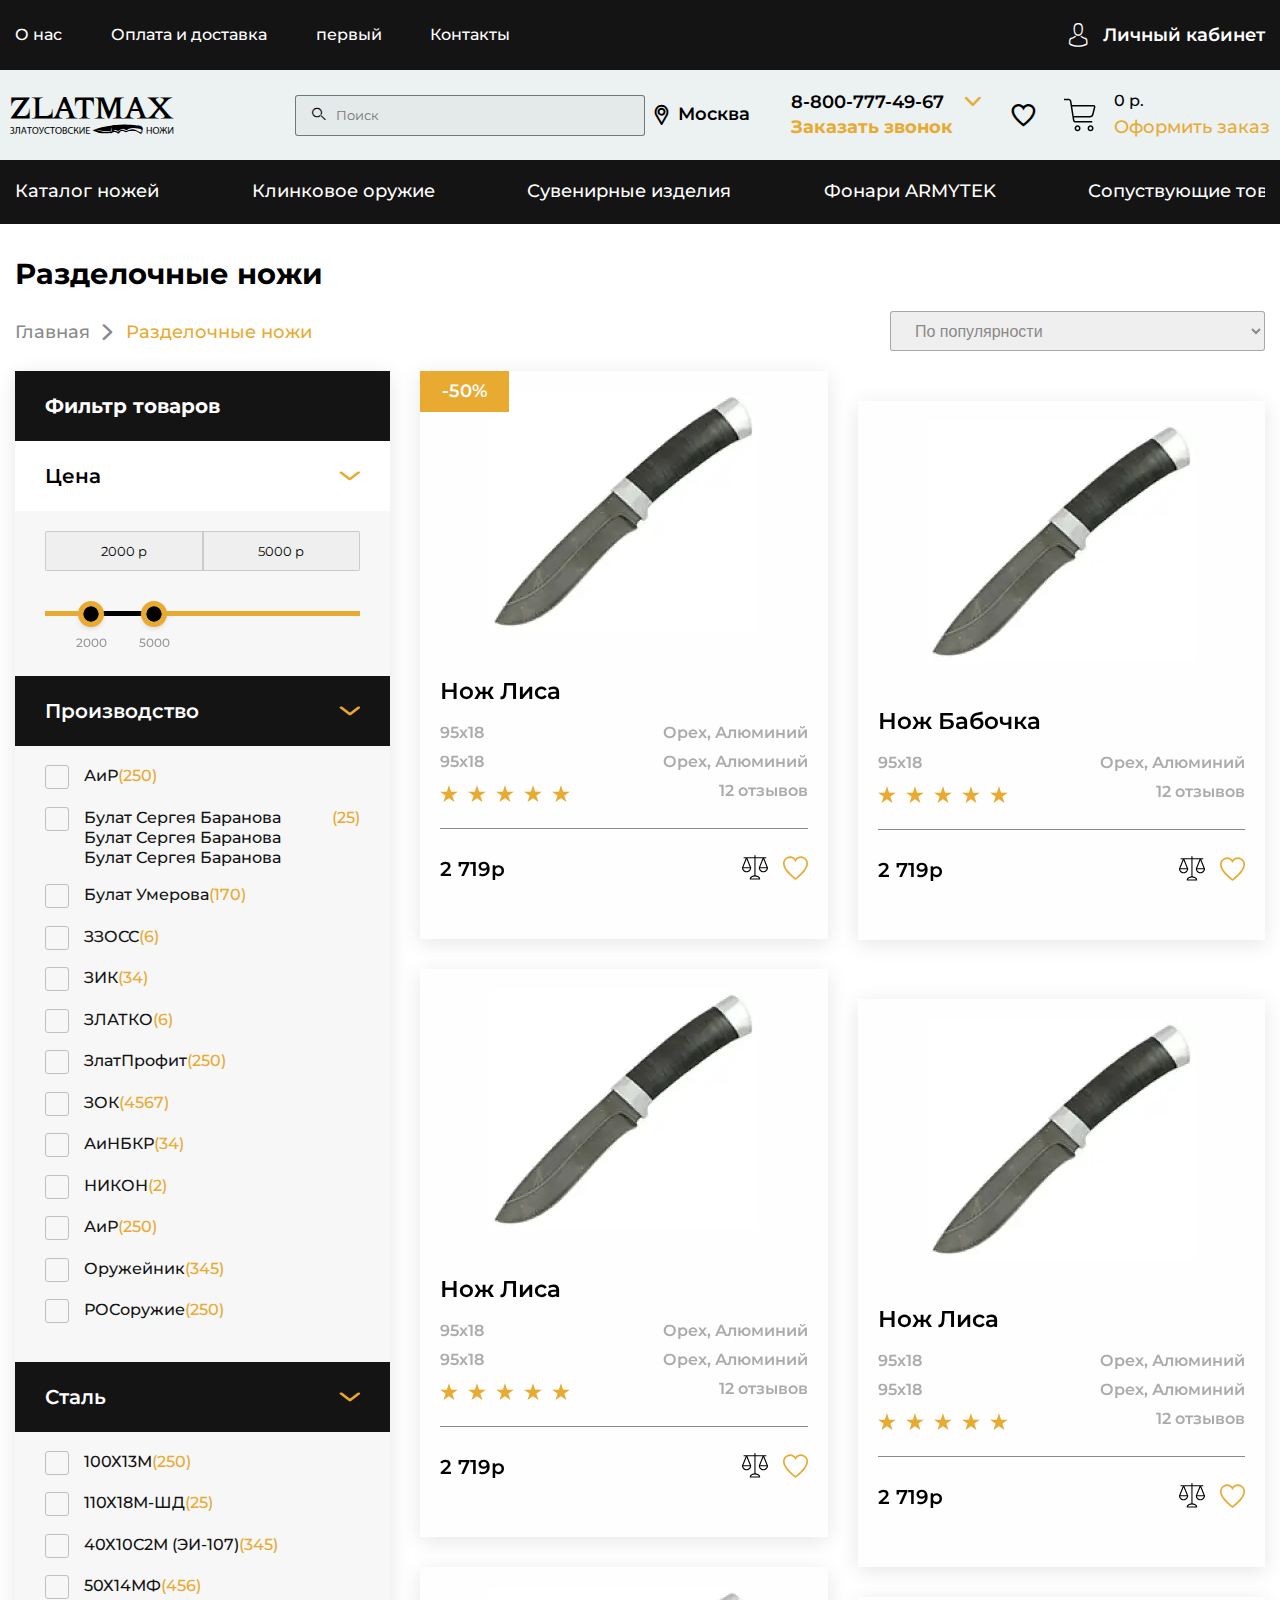
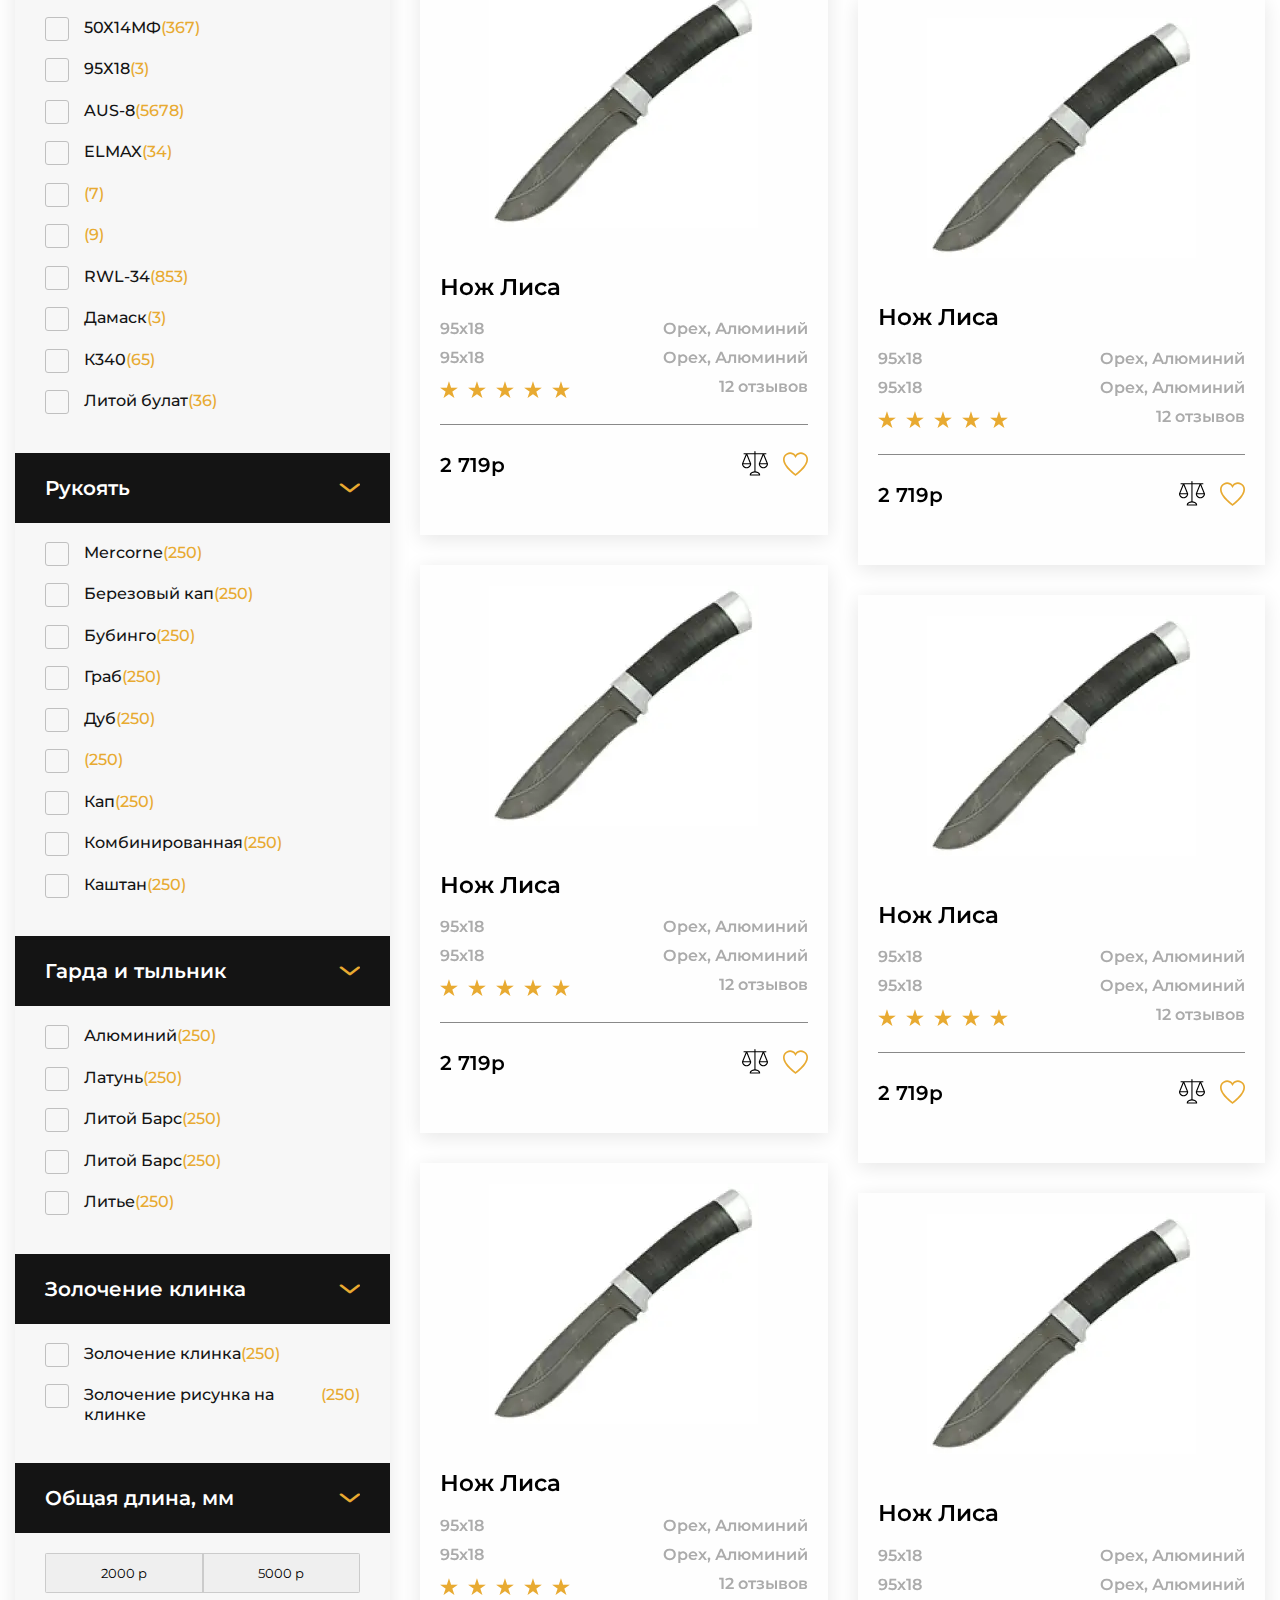
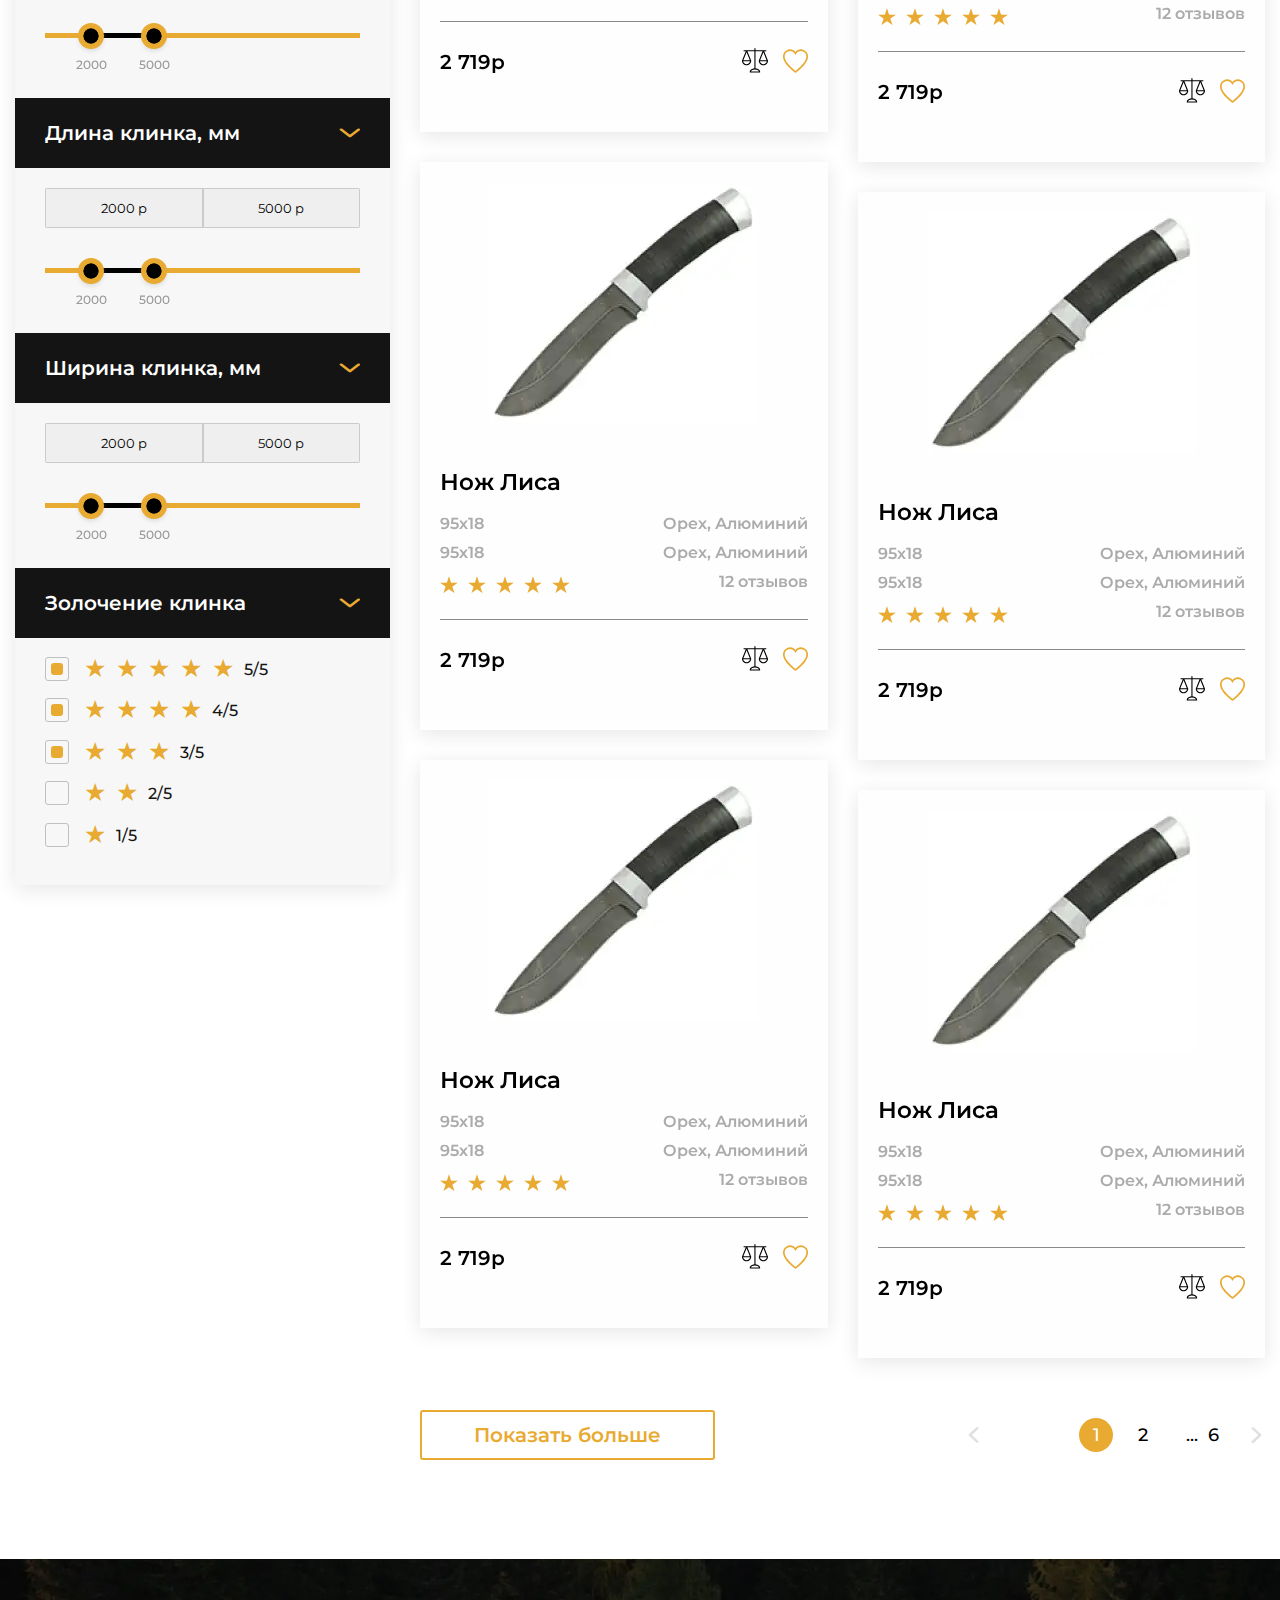
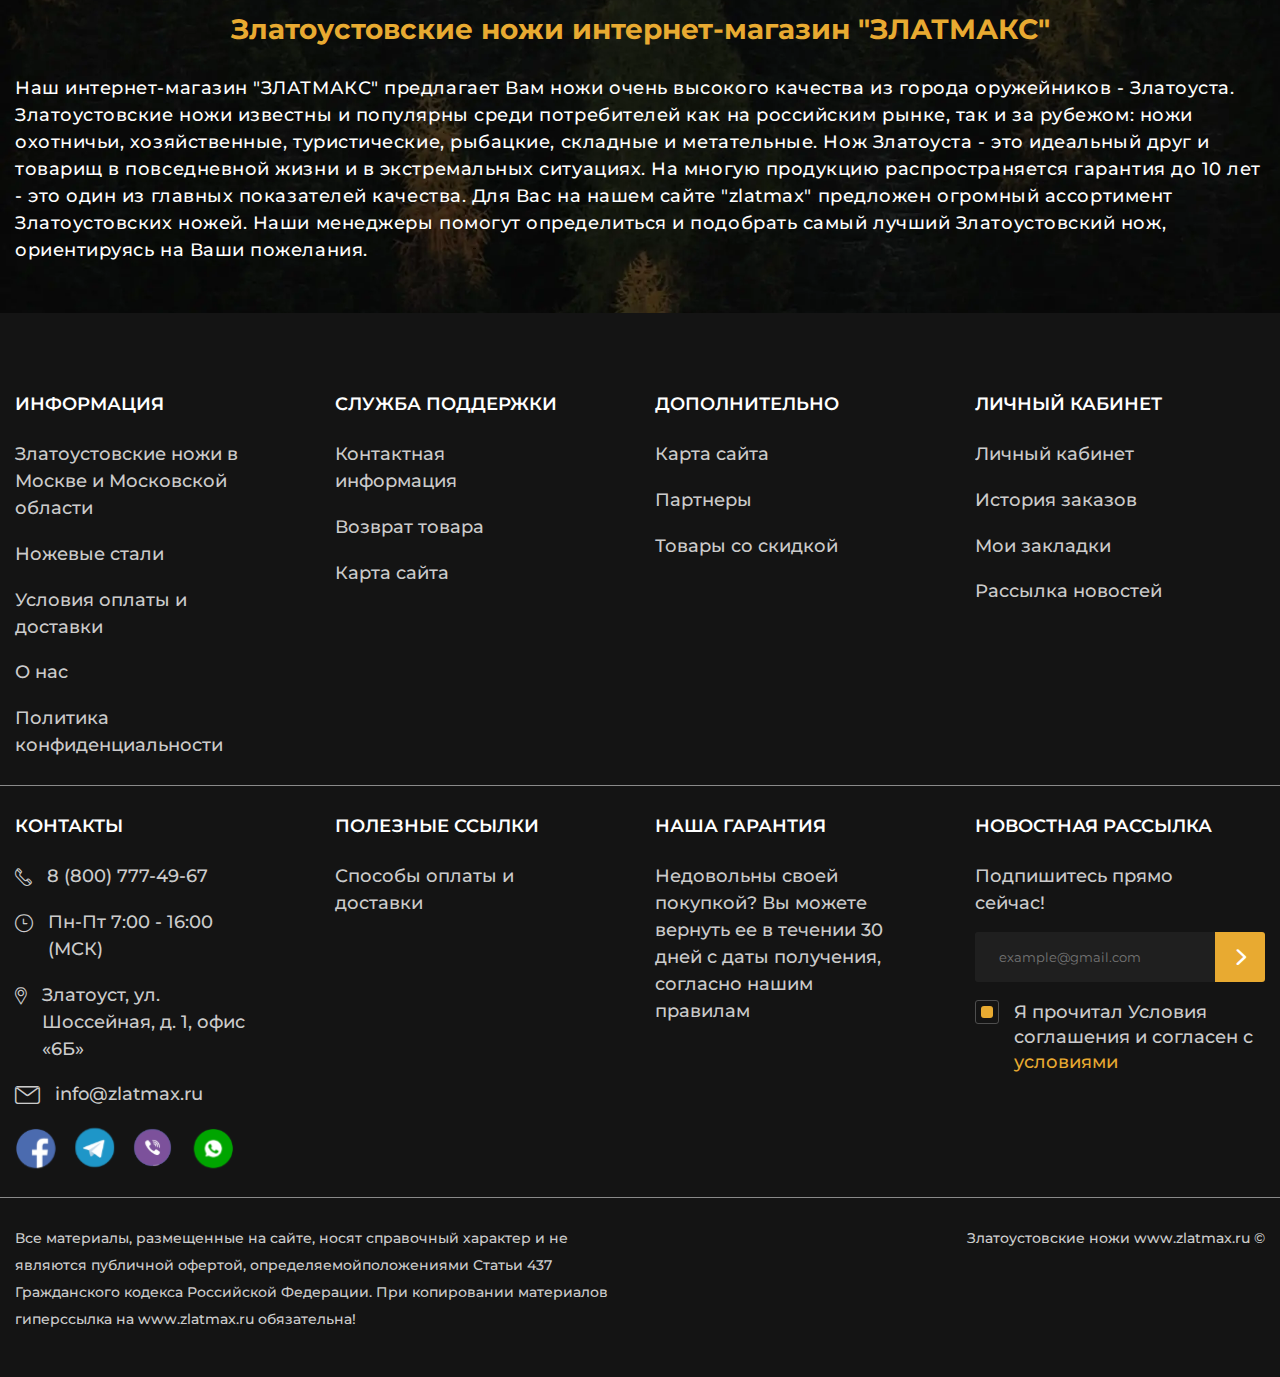
<file: catalog.html>
<!DOCTYPE html>
<html lang="ru">

<head>
    <meta charset="UTF-8">
    <meta http-equiv="X-UA-Compatible" content="IE=edge">
    <meta name="viewport" content="width=device-width, initial-scale=1.0">
    <link rel="stylesheet" href="css/style.min.css">
    <link rel="shortcut icon" href="img/mainBlock/advantages/01.svg"> 
    <title>Каталог</title>
</head>

<body>
    <div class="wrapper">
        <header class="header">
    <div class="header__top top-header">
        <div class='top-header__container container'>
            <div class='top-header__menu menu'>
                <div class="menu__icon-wrap">
                    <div class='menu__icon'>
                        <span></span>
                    </div>
                </div>
                <nav class='menu__body'>
                    <ul class='menu__list'>
                        <li class="menu__item"><a href='' data-goto='' class='menu__link'><span>О нас</span></a></li>
                        <li class="menu__item"><a href='' data-goto='' class='menu__link'><span>Оплата и
                                    доставка</span></a></li>
                        <li class="menu__item">
                            <a href='' data-goto='' class='menu__link icon-arrow'><span>первый</span></a>
                            <div class="menu__sub-menu">
                                <div class="menu__back">
                                    <div class="menu__back-link">
                                        <svg width="16" height="16" viewBox="0 0 16 16" fill="none"
                                            xmlns="http://www.w3.org/2000/svg">
                                            <path fill-rule="evenodd" clip-rule="evenodd"
                                                d="M3.34517 8.83333L8.58925 14.0774L7.41074 15.2559L0.154818 8L7.41074 0.74408L8.58925 1.92259L3.34517 7.16667H15.5V8.83333H3.34517Z"
                                                fill="white" />
                                        </svg>
                                        Назад
                                    </div>
                                    <div class="menu__close"><svg width="16" height="16" viewBox="0 0 16 16"
                                            xmlns="http://www.w3.org/2000/svg">
                                            <path fill-rule="evenodd" clip-rule="evenodd"
                                                d="M7.97057 6.55649L14.3345 0.192529L15.7487 1.60674L9.38478 7.9707L15.7487 14.3347L14.3345 15.7489L7.97057 9.38492L1.6066 15.7489L0.192391 14.3347L6.55635 7.9707L0.192391 1.60674L1.6066 0.192529L7.97057 6.55649Z"
                                                fill="white" />
                                        </svg>
                                    </div>
                                </div>
                                <ul class="menu__sub-list">
                                    <li class="menu__sub-item icon-arrow">
                                        <a href="" class="menu__sub-link">второй</a>
                                        <div class="menu__sub-sub-menu">
                                            <div class="menu__back">
                                                <div class="menu__back-link">
                                                    <svg width="16" height="16" viewBox="0 0 16 16" fill="none"
                                                        xmlns="http://www.w3.org/2000/svg">
                                                        <path fill-rule="evenodd" clip-rule="evenodd"
                                                            d="M3.34517 8.83333L8.58925 14.0774L7.41074 15.2559L0.154818 8L7.41074 0.74408L8.58925 1.92259L3.34517 7.16667H15.5V8.83333H3.34517Z"
                                                            fill="white" />
                                                    </svg>
                                                    Назад
                                                </div>
                                                <div class="menu__close"><svg width="16" height="16" viewBox="0 0 16 16"
                                                        xmlns="http://www.w3.org/2000/svg">
                                                        <path fill-rule="evenodd" clip-rule="evenodd"
                                                            d="M7.97057 6.55649L14.3345 0.192529L15.7487 1.60674L9.38478 7.9707L15.7487 14.3347L14.3345 15.7489L7.97057 9.38492L1.6066 15.7489L0.192391 14.3347L6.55635 7.9707L0.192391 1.60674L1.6066 0.192529L7.97057 6.55649Z"
                                                            fill="white" />
                                                    </svg>
                                                </div>
                                            </div>
                                            <ul class="menu__sub-sub-list">
                                                <li class="menu__sub-item">
                                                    <a href="" class="menu__sub-sub-link">третий</a>
                                                </li>
                                                <li class="menu__sub-sub__item"><a href=""
                                                        class="menu__sub-sub-link">Ножи из дамаска</a></li>
                                                <li class="menu__sub-sub__item"><a href=""
                                                        class="menu__sub-sub-link">Ножи охотничьи</a></li>
                                                <li class="menu__sub-sub__item"><a href=""
                                                        class="menu__sub-sub-link">Ножи охотничьи</a></li>
                                                <li class="menu__sub-sub__item"><a href=""
                                                        class="menu__sub-sub-link">Разделочные ножи</a></li>
                                                <li class="menu__sub-sub__item"><a href=""
                                                        class="menu__sub-sub-link">Ножи охотничьи</a></li>
                                            </ul>
                                        </div>
                                    </li>
                                    <li class="menu__sub-item"><a href="" class="menu__sub-link">Туристические ножи</a>
                                    </li>
                                    <li class="menu__sub-item"><a href="" class="menu__sub-link">Ножи охотничьи</a></li>
                                    <li class="menu__sub-item"><a href="" class="menu__sub-link">Булатные ножи</a></li>
                                    <li class="menu__sub-item"><a href="" class="menu__sub-link">Ножи из дамаска</a>
                                    </li>
                                    <li class="menu__sub-item"><a href="" class="menu__sub-link">Разделочные ножи</a>
                                    </li>
                                    <li class="menu__sub-item"><a href="" class="menu__sub-link">Туристические ножи</a>
                                    </li>
                                    <li class="menu__sub-item"><a href="" class="menu__sub-link">Ножи охотничьи</a></li>
                                    <li class="menu__sub-item"><a href="" class="menu__sub-link">Булатные ножи</a></li>
                                </ul>
                            </div>
                        </li>
                        <li class="menu__item"><a href='' data-goto='' class='menu__link'><span>Контакты</span></a></li>
                    </ul>
                </nav>
            </div>
            <a href="" class="top-header__user icon-user"><span>Личный кабинет</span></a>
        </div>
    </div>
    <div class="header__body body-header">
        <div class='body-header__container container'>
            <a href="index.html" class="body-header__logo icon-logo logo" data-da=".top-header__container,840,1"></a>
            <form action="#" class="body-header__search search-body-header">
                <button type="submit" class="search-body-header__button icon-glass"></button>
                <input type="text" class="search-body-header__input" autocomplete="off" name="search"
                    placeholder="Поиск" required>
            </form>
            <div class="body-header__location icon-location">Москва</div>
            <div class="body-header__tel tel-body-header">
                <div class="tel-body-header__body">
                    <a href="tel:88007774967" class="tel-body-header__numb">8-800-777-49-67</a>
                    <a href="" class="tel-body-header__link">Заказать звонок</a>
                </div>
                <div class="tel-body-header__arrow icon-arrow"></div>
                <ul class="tel-body-header__list">
                    <li><a href="tel:88007774967" class="tel-body-header__sub-link">8-800-777-49-67</a></li>
                    <li><a href="tel:88007774967" class="tel-body-header__sub-link">8-800-777-49-67</a></li>
                    <li><a href="tel:88007774967" class="tel-body-header__sub-link">8-800-777-49-67</a></li>
                    <li><a href="tel:88007774967" class="tel-body-header__sub-link">8-800-777-49-67</a></li>
                </ul>
            </div>
            <a href="" class="body-header__favorite icon-favorite"></a>
            <div class="body-header__cart cart-body-header">
                <a href="" class="cart-body-header__icon">
                    <svg width="32" height="34" viewBox="0 0 32 34" xmlns="http://www.w3.org/2000/svg">
                        <path fill-rule="evenodd" clip-rule="evenodd"
                            d="M4.65214 2.24957H0V0.749573H4.65214C6.00406 0.749573 7.15546 1.73221 7.36796 3.06732L7.99688 7.01882H29.7121C30.8545 7.01882 31.6906 8.09558 31.4076 9.20234L29.5067 16.6364C29.0823 18.2963 27.5869 19.4574 25.8736 19.4574H9.9766L10.3874 22.0383C10.484 22.6452 11.0073 23.0918 11.6218 23.0918H28.203V24.5918H11.6218C10.2699 24.5918 9.11852 23.6092 8.90602 22.2741L5.8866 3.3031C5.79002 2.69623 5.26665 2.24957 4.65214 2.24957ZM9.73786 17.9574H25.8736C26.9016 17.9574 27.7988 17.2607 28.0535 16.2648L29.9543 8.83075C29.9948 8.67264 29.8753 8.51882 29.7121 8.51882H8.23562L9.73786 17.9574Z" />
                        <path fill-rule="evenodd" clip-rule="evenodd"
                            d="M13.5695 31.8258C14.3183 31.8258 15.0189 31.1799 15.0189 30.2656C15.0189 29.3513 14.3183 28.7054 13.5695 28.7054C12.8207 28.7054 12.1201 29.3513 12.1201 30.2656C12.1201 31.1799 12.8207 31.8258 13.5695 31.8258ZM13.5695 33.3258C15.1984 33.3258 16.5189 31.9557 16.5189 30.2656C16.5189 28.5755 15.1984 27.2054 13.5695 27.2054C11.9406 27.2054 10.6201 28.5755 10.6201 30.2656C10.6201 31.9557 11.9406 33.3258 13.5695 33.3258Z" />
                        <path fill-rule="evenodd" clip-rule="evenodd"
                            d="M26.5466 31.8258C27.2954 31.8258 27.996 31.1799 27.996 30.2656C27.996 29.3513 27.2954 28.7054 26.5466 28.7054C25.7977 28.7054 25.0972 29.3513 25.0972 30.2656C25.0972 31.1799 25.7977 31.8258 26.5466 31.8258ZM26.5466 33.3258C28.1755 33.3258 29.496 31.9557 29.496 30.2656C29.496 28.5755 28.1755 27.2054 26.5466 27.2054C24.9177 27.2054 23.5972 28.5755 23.5972 30.2656C23.5972 31.9557 24.9177 33.3258 26.5466 33.3258Z" />
                    </svg>
                    <div class="cart-body-header__quantity"></div>
                </a>
                <div class="cart-body-header__body">
                    <div class="cart-body-header__sum">0 р.</div>
                    <a href="" class="cart-body-header__link">Оформить заказ</a>
                </div>
                <div class="cart-body-header__list list-cart">

                </div>
            </div>
        </div>
    </div>
    <div class="header-catalog catalog-header">
        <div class="catalog-header__menu">
            <div class='catalog-header__container container'>
                <ul class="catalog-header__main-list">
                    <li><a data-parent="1" href="" class="catalog-header__main-link">Каталог ножей</a></li>
                    <li><a data-parent="2" href="" class="catalog-header__main-link">Клинковое оружие</a></li>
                    <li><a href="" class="catalog-header__main-link">Сувенирные изделия</a></li>
                    <li><a href="" class="catalog-header__main-link">Фонари ARMYTEK</a></li>
                    <li><a href="" class="catalog-header__main-link">Сопуствующие товары</a></li>
                </ul>
            </div>
        </div>
        <div class="catalog-header__blocks">
            <div class="catalog-header__block-wrap" data-catalog="1">
                <div class='container'>
                    <nav class="catalog-header__block">
                        <div class="catalog-header__label">Категория ножей</div>
                        <div class="catalog-header__label">Производство ножей</div>
                        <div class="catalog-header__label">Ножи по маркам стали</div>
                        <div class="catalog-header__label">Заточка и полировка ножей</div>
                        <div class="catalog-header__label">Ножевая мастерская</div>
                        <ul class="catalog-header__list">
                            <li><a href="" class="catalog-header__link">Разделочные ножи</a></li>
                            <li><a href="" class="catalog-header__link">Туристические ножи</a></li>
                            <li><a href="" class="catalog-header__link">Ножи охотничьи</a></li>
                            <li><a href="" class="catalog-header__link">Булатные ножи</a></li>
                            <li><a href="" class="catalog-header__link">Ножи из дамаска</a></li>
                            <li><a href="" class="catalog-header__link">Тактического назначения</a></li>
                            <li><a href="" class="catalog-header__link">Метательные ножи</a></li>
                            <li><a href="" class="catalog-header__link">Мачете и кукри</a></li>
                            <li><a href="" class="catalog-header__link">Ножи кухонные</a></li>
                        </ul>
                        <ul class="catalog-header__list">
                            <li><a href="" class="catalog-header__link">Ножи АИР</a></li>
                            <li><a href="" class="catalog-header__link">Ножи ЗИК</a></li>
                            <li><a href="" class="catalog-header__link">Ножи ЗЗОСС</a></li>
                            <li><a href="" class="catalog-header__link">Ножи РОСоружие</a></li>
                            <li><a href="" class="catalog-header__link">Ножи Оружейник</a></li>
                            <li><a href="" class="catalog-header__link">Булат Сергея Баранова</a></li>
                            <li><a href="" class="catalog-header__link">Булат Андрея Умерова </a></li>
                            <li><a href="" class="catalog-header__link">Ножи Златко</a></li>
                            <li><a href="" class="catalog-header__link">Ножи Стиль-М</a></li>
                            <li><a href="" class="catalog-header__link">Оружейная компания</a></li>
                        </ul>
                        <ul class="catalog-header__list">
                            <li><a href="" class="catalog-header__link">Паста ГОИ</a></li>
                            <li><a href="" class="catalog-header__link">Алмазная паста</a></li>
                            <li><a href="" class="catalog-header__link">Бруски и камни для заточки</a></li>
                            <li><a href="" class="catalog-header__link">Заточные системы</a></li>
                        </ul>
                        <ul class="catalog-header__list">
                            <li><a href="" class="catalog-header__link">Ножи АИР</a></li>
                            <li><a href="" class="catalog-header__link">Ножи ЗИК</a></li>
                            <li><a href="" class="catalog-header__link">Ножи ЗЗОСС</a></li>
                            <li><a href="" class="catalog-header__link">Ножи РОСоружие</a></li>
                            <li><a href="" class="catalog-header__link">Ножи Оружейник</a></li>
                            <li><a href="" class="catalog-header__link">Булат Сергея Баранова</a></li>
                            <li><a href="" class="catalog-header__link">Булат Андрея Умерова </a></li>
                            <li><a href="" class="catalog-header__link">Ножи Златко</a></li>
                            <li><a href="" class="catalog-header__link">Ножи Стиль-М</a></li>
                            <li><a href="" class="catalog-header__link">Оружейная компания</a></li>
                        </ul>
                        <ul class="catalog-header__list">
                            <li><a href="" class="catalog-header__link">Паста ГОИ</a></li>
                            <li><a href="" class="catalog-header__link">Алмазная паста</a></li>
                            <li><a href="" class="catalog-header__link">Бруски и камни для заточки</a></li>
                            <li><a href="" class="catalog-header__link">Заточные системы</a></li>
                            <li><a href="" class="catalog-header__link">Бруски и камни для заточки</a></li>
                        </ul>
                        <a href="" class="catalog-header__all">Смотреть все</a>
                        <a href="" class="catalog-header__all">Смотреть все</a>
                        <a href="" class="catalog-header__all">Смотреть все</a>
                        <a href="" class="catalog-header__all">Смотреть все</a>
                        <a href="" class="catalog-header__all">Смотреть все</a>
                    </nav>
                </div>
            </div>
            <div class="catalog-header__block-wrap" data-catalog="2">
                <div class='container'>
                    <nav class="catalog-header__block">
                        <div class="catalog-header__label">Категория ножей</div>
                        <div class="catalog-header__label">Производство ножей</div>
                        <ul class="catalog-header__list">
                            <li><a href="" class="catalog-header__link">Ножи АИР</a></li>
                            <li><a href="" class="catalog-header__link">Ножи ЗИК</a></li>
                            <li><a href="" class="catalog-header__link">Ножи ЗЗОСС</a></li>
                            <li><a href="" class="catalog-header__link">Ножи РОСоружие</a></li>
                            <li><a href="" class="catalog-header__link">Ножи Оружейник</a></li>
                            <li><a href="" class="catalog-header__link">Булат Сергея Баранова</a></li>
                            <li><a href="" class="catalog-header__link">Булат Андрея Умерова </a></li>
                            <li><a href="" class="catalog-header__link">Ножи Златко</a></li>
                            <li><a href="" class="catalog-header__link">Ножи Стиль-М</a></li>
                            <li><a href="" class="catalog-header__link">Оружейная компания</a></li>
                        </ul>
                        <ul class="catalog-header__list">
                            <li><a href="" class="catalog-header__link">Паста ГОИ</a></li>
                            <li><a href="" class="catalog-header__link">Алмазная паста</a></li>
                            <li><a href="" class="catalog-header__link">Бруски и камни для заточки</a></li>
                            <li><a href="" class="catalog-header__link">Заточные системы</a></li>
                            <li><a href="" class="catalog-header__link">Бруски и камни для заточки</a></li>
                        </ul>
                        <a href="" class="catalog-header__all">Смотреть все</a>
                        <a href="" class="catalog-header__all">Смотреть все</a>
                    </nav>
                </div>
            </div>
        </div>
    </div>
</header>
        <div class="page">
            <section class="page__top top-page">
                <div class='top-page__container container'>
                    <div class="top-page__col">
                        <h1 class="top-page__title title">Разделочные ножи</h1>
                        <div class="top-page__bred-crumbs bred-crumbs">
                            <ul class="bred-crumbs__list">
                                <li class="bred-crumbs__item"><a href="index.html" class="bred-crumbs__link">Главная</a></li>
                                <li class="bred-crumbs__item">Разделочные ножи</li>
                            </ul>
                        </div>
                    </div>
                    <div class="top-page__col">
                        <form action="#" class="top-page__options options-top-page">
                            <select name="sorting" id="" class="options-top-page__select">
                                <option value="popular" class="options-top-page__option"> По популярности</option>
                                <option value="price" class="options-top-page__option"> По цене</option>
                                <option value="rating" class="options-top-page__option"> По рейтингу</option>
                            </select>
                        </form>
                    </div>
                </div>
            </section>
            <div class='page__container container'>
                <div class="page__filtr filtr">
                    <h2 class="filtr__title">Фильтр товаров</h2>
                    <form action="#" data-spollers class="filtr__items">
                        <div class="filtr__item item-filtr">
                            <h3 data-spoller class="item-filtr__label item-filtr__label_white icon-arrow-catalog active"><span>Цена</span></h3>
                            <div class="item-filtr__body body-item-filtr">
                                <div class="body-item-filtr__slider slider-filtr">
                                    <div class="slider-filtr__buttons">
                                        <button class="slider-filtr__button slider-filtr__button_start"><span>2000</span> р</button>
                                        <button class="slider-filtr__button slider-filtr__button_end"><span>5000</span> р</button>
                                    </div>
                                    <div class="slider-filtr__slider"></div>
                                </div>
                            </div>
                        </div>
                        <div class="filtr__item item-filtr">
                            <h3 data-spoller class="item-filtr__label icon-arrow-catalog active"><span>Производство</span></h3>
                            <div class="item-filtr__body body-item-filtr">
                                <div class="body-item-filtr__checkboxes checkboxes-filtr">
                                    <div class="checkboxes-filtr__item">
                                        <input type="checkbox" name="checkbox" id="1" class="checkboxes-filtr__checkbox checkbox">
                                        <label for="1" class="checkboxes-filtr__label">АиР <span>(250)</span></label>
                                    </div>
                                    <div class="checkboxes-filtr__item">
                                        <input type="checkbox" name="checkbox" id="2" class="checkboxes-filtr__checkbox checkbox">
                                        <label for="2" class="checkboxes-filtr__label">Булат Сергея Баранова Булат Сергея Баранова Булат Сергея Баранова <span>(25)</span></label>
                                    </div>
                                    <div class="checkboxes-filtr__item">
                                        <input type="checkbox" name="checkbox" id="3" class="checkboxes-filtr__checkbox checkbox">
                                        <label for="3" class="checkboxes-filtr__label">Булат Умерова <span>(170)</span></label>
                                    </div>
                                    <div class="checkboxes-filtr__item">
                                        <input type="checkbox" name="checkbox" id="4" class="checkboxes-filtr__checkbox checkbox">
                                        <label for="4" class="checkboxes-filtr__label">ЗЗОСС <span>(6)</span></label>
                                    </div>
                                    <div class="checkboxes-filtr__item">
                                        <input type="checkbox" name="checkbox" id="5" class="checkboxes-filtr__checkbox checkbox">
                                        <label for="5" class="checkboxes-filtr__label">ЗИК <span>(34)</span></label>
                                    </div>
                                    <div class="checkboxes-filtr__item">
                                        <input type="checkbox" name="checkbox" id="6" class="checkboxes-filtr__checkbox checkbox">
                                        <label for="6" class="checkboxes-filtr__label">ЗЛАТКО <span>(6)</span></label>
                                    </div>
                                    <div class="checkboxes-filtr__item">
                                        <input type="checkbox" name="checkbox" id="7" class="checkboxes-filtr__checkbox checkbox">
                                        <label for="7" class="checkboxes-filtr__label">ЗлатПрофит <span>(250)</span></label>
                                    </div>
                                    <div class="checkboxes-filtr__item">
                                        <input type="checkbox" name="checkbox" id="8" class="checkboxes-filtr__checkbox checkbox">
                                        <label for="8" class="checkboxes-filtr__label">ЗОК <span>(4567)</span></label>
                                    </div>
                                    <div class="checkboxes-filtr__item">
                                        <input type="checkbox" name="checkbox" id="9" class="checkboxes-filtr__checkbox checkbox">
                                        <label for="9" class="checkboxes-filtr__label">АиНБКР <span>(34)</span></label>
                                    </div>
                                    <div class="checkboxes-filtr__item">
                                        <input type="checkbox" name="checkbox" id="10" class="checkboxes-filtr__checkbox checkbox">
                                        <label for="10" class="checkboxes-filtr__label">НИКОН <span>(2)</span></label>
                                    </div>
                                    <div class="checkboxes-filtr__item">
                                        <input type="checkbox" name="checkbox" id="11" class="checkboxes-filtr__checkbox checkbox">
                                        <label for="11" class="checkboxes-filtr__label">АиР <span>(250)</span></label>
                                    </div>
                                    <div class="checkboxes-filtr__item">
                                        <input type="checkbox" name="checkbox" id="12" class="checkboxes-filtr__checkbox checkbox">
                                        <label for="12" class="checkboxes-filtr__label">Оружейник <span>(345)</span></label>
                                    </div>
                                    <div class="checkboxes-filtr__item">
                                        <input type="checkbox" name="checkbox" id="13" class="checkboxes-filtr__checkbox checkbox">
                                        <label for="13" class="checkboxes-filtr__label">РОСоружие <span>(250)</span></label>
                                    </div>
                                </div>
                            </div>
                        </div>
                        <div class="filtr__item item-filtr">
                            <h3 data-spoller class="item-filtr__label icon-arrow-catalog active"><span>Сталь</span></h3>
                            <div class="item-filtr__body body-item-filtr">
                                <div class="body-item-filtr__checkboxes checkboxes-filtr">
                                    <div class="checkboxes-filtr__item">
                                        <input type="checkbox" name="checkbox" id="1" class="checkboxes-filtr__checkbox checkbox">
                                        <label for="1" class="checkboxes-filtr__label">100Х13М <span>(250)</span></label>
                                    </div>
                                    <div class="checkboxes-filtr__item">
                                        <input type="checkbox" name="checkbox" id="1" class="checkboxes-filtr__checkbox checkbox">
                                        <label for="1" class="checkboxes-filtr__label">110Х18М-ШД <span>(25)</span></label>
                                    </div>
                                    <div class="checkboxes-filtr__item">
                                        <input type="checkbox" name="checkbox" id="1" class="checkboxes-filtr__checkbox checkbox">
                                        <label for="1" class="checkboxes-filtr__label">40Х10С2М (ЭИ-107) <span>(345)</span></label>
                                    </div>
                                    <div class="checkboxes-filtr__item">
                                        <input type="checkbox" name="checkbox" id="1" class="checkboxes-filtr__checkbox checkbox">
                                        <label for="1" class="checkboxes-filtr__label">50Х14МФ <span>(456)</span></label>
                                    </div>
                                    <div class="checkboxes-filtr__item">
                                        <input type="checkbox" name="checkbox" id="1" class="checkboxes-filtr__checkbox checkbox">
                                        <label for="1" class="checkboxes-filtr__label">50Х14МФ <span>(367)</span></label>
                                    </div>
                                    <div class="checkboxes-filtr__item">
                                        <input type="checkbox" name="checkbox" id="1" class="checkboxes-filtr__checkbox checkbox">
                                        <label for="1" class="checkboxes-filtr__label">95Х18 <span>(3)</span></label>
                                    </div>
                                    <div class="checkboxes-filtr__item">
                                        <input type="checkbox" name="checkbox" id="1" class="checkboxes-filtr__checkbox checkbox">
                                        <label for="1" class="checkboxes-filtr__label">AUS-8 <span>(5678)</span></label>
                                    </div>
                                    <div class="checkboxes-filtr__item">
                                        <input type="checkbox" name="checkbox" id="1" class="checkboxes-filtr__checkbox checkbox">
                                        <label for="1" class="checkboxes-filtr__label">ELMAX <span>(34)</span></label>
                                    </div>
                                    <div class="checkboxes-filtr__item">
                                        <input type="checkbox" name="checkbox" id="1" class="checkboxes-filtr__checkbox checkbox">
                                        <label for="1" class="checkboxes-filtr__label"> <span>(7)</span></label>
                                    </div>
                                    <div class="checkboxes-filtr__item">
                                        <input type="checkbox" name="checkbox" id="1" class="checkboxes-filtr__checkbox checkbox">
                                        <label for="1" class="checkboxes-filtr__label"> <span>(9)</span></label>
                                    </div>
                                    <div class="checkboxes-filtr__item">
                                        <input type="checkbox" name="checkbox" id="1" class="checkboxes-filtr__checkbox checkbox">
                                        <label for="1" class="checkboxes-filtr__label">RWL-34 <span>(853)</span></label>
                                    </div>
                                    <div class="checkboxes-filtr__item">
                                        <input type="checkbox" name="checkbox" id="1" class="checkboxes-filtr__checkbox checkbox">
                                        <label for="1" class="checkboxes-filtr__label">Дамаск <span>(3)</span></label>
                                    </div>
                                    <div class="checkboxes-filtr__item">
                                        <input type="checkbox" name="checkbox" id="1" class="checkboxes-filtr__checkbox checkbox">
                                        <label for="1" class="checkboxes-filtr__label">К340 <span>(65)</span></label>
                                    </div>
                                    <div class="checkboxes-filtr__item">
                                        <input type="checkbox" name="checkbox" id="1" class="checkboxes-filtr__checkbox checkbox">
                                        <label for="1" class="checkboxes-filtr__label">Литой булат <span>(36)</span></label>
                                    </div>
                                </div>
                            </div>
                        </div>
                        <div class="filtr__item item-filtr">
                            <h3 data-spoller class="item-filtr__label icon-arrow-catalog active"><span>Рукоять</span></h3>
                            <div class="item-filtr__body body-item-filtr">
                                <div class="body-item-filtr__checkboxes checkboxes-filtr">
                                    <div class="checkboxes-filtr__item">
                                        <input type="checkbox" name="checkbox" id="1" class="checkboxes-filtr__checkbox checkbox">
                                        <label for="1" class="checkboxes-filtr__label">Mercorne <span>(250)</span></label>
                                    </div>
                                    <div class="checkboxes-filtr__item">
                                        <input type="checkbox" name="checkbox" id="1" class="checkboxes-filtr__checkbox checkbox">
                                        <label for="1" class="checkboxes-filtr__label">Березовый кап <span>(250)</span></label>
                                    </div>
                                    <div class="checkboxes-filtr__item">
                                        <input type="checkbox" name="checkbox" id="1" class="checkboxes-filtr__checkbox checkbox">
                                        <label for="1" class="checkboxes-filtr__label">Бубинго <span>(250)</span></label>
                                    </div>
                                    <div class="checkboxes-filtr__item">
                                        <input type="checkbox" name="checkbox" id="1" class="checkboxes-filtr__checkbox checkbox">
                                        <label for="1" class="checkboxes-filtr__label">Граб <span>(250)</span></label>
                                    </div>
                                    <div class="checkboxes-filtr__item">
                                        <input type="checkbox" name="checkbox" id="1" class="checkboxes-filtr__checkbox checkbox">
                                        <label for="1" class="checkboxes-filtr__label">Дуб <span>(250)</span></label>
                                    </div>
                                    <div class="checkboxes-filtr__item">
                                        <input type="checkbox" name="checkbox" id="1" class="checkboxes-filtr__checkbox checkbox">
                                        <label for="1" class="checkboxes-filtr__label"> <span>(250)</span></label>
                                    </div>
                                    <div class="checkboxes-filtr__item">
                                        <input type="checkbox" name="checkbox" id="1" class="checkboxes-filtr__checkbox checkbox">
                                        <label for="1" class="checkboxes-filtr__label">Кап <span>(250)</span></label>
                                    </div>
                                    <div class="checkboxes-filtr__item">
                                        <input type="checkbox" name="checkbox" id="1" class="checkboxes-filtr__checkbox checkbox">
                                        <label for="1" class="checkboxes-filtr__label">Комбинированная <span>(250)</span></label>
                                    </div>
                                    <div class="checkboxes-filtr__item">
                                        <input type="checkbox" name="checkbox" id="1" class="checkboxes-filtr__checkbox checkbox">
                                        <label for="1" class="checkboxes-filtr__label">Каштан <span>(250)</span></label>
                                    </div>
                                </div>
                            </div>
                        </div>
                        <div class="filtr__item item-filtr">
                            <h3 data-spoller class="item-filtr__label icon-arrow-catalog active"><span>Гарда и тыльник</span></h3>
                            <div class="item-filtr__body body-item-filtr">
                                <div class="body-item-filtr__checkboxes checkboxes-filtr">
                                    <div class="checkboxes-filtr__item">
                                        <input type="checkbox" name="checkbox" id="1" class="checkboxes-filtr__checkbox checkbox">
                                        <label for="1" class="checkboxes-filtr__label">Алюминий <span>(250)</span></label>
                                    </div>
                                    <div class="checkboxes-filtr__item">
                                        <input type="checkbox" name="checkbox" id="1" class="checkboxes-filtr__checkbox checkbox">
                                        <label for="1" class="checkboxes-filtr__label">Латунь <span>(250)</span></label>
                                    </div>
                                    <div class="checkboxes-filtr__item">
                                        <input type="checkbox" name="checkbox" id="1" class="checkboxes-filtr__checkbox checkbox">
                                        <label for="1" class="checkboxes-filtr__label">Литой Барс <span>(250)</span></label>
                                    </div>
                                    <div class="checkboxes-filtr__item">
                                        <input type="checkbox" name="checkbox" id="1" class="checkboxes-filtr__checkbox checkbox">
                                        <label for="1" class="checkboxes-filtr__label">Литой Барс <span>(250)</span></label>
                                    </div>
                                    <div class="checkboxes-filtr__item">
                                        <input type="checkbox" name="checkbox" id="1" class="checkboxes-filtr__checkbox checkbox">
                                        <label for="1" class="checkboxes-filtr__label">Литье <span>(250)</span></label>
                                    </div>
                                </div>
                            </div>
                        </div>
                        <div class="filtr__item item-filtr">
                            <h3 data-spoller class="item-filtr__label icon-arrow-catalog active"><span>Золочение клинка</span></h3>
                            <div class="item-filtr__body body-item-filtr">
                                <div class="body-item-filtr__checkboxes checkboxes-filtr">
                                    <div class="checkboxes-filtr__item">
                                        <input type="checkbox" name="checkbox" id="1" class="checkboxes-filtr__checkbox checkbox">
                                        <label for="1" class="checkboxes-filtr__label">Золочение клинка <span>(250)</span></label>
                                    </div>
                                    <div class="checkboxes-filtr__item">
                                        <input type="checkbox" name="checkbox" id="1" class="checkboxes-filtr__checkbox checkbox">
                                        <label for="1" class="checkboxes-filtr__label">Золочение рисунка на клинке <span>(250)</span></label>
                                    </div>
                                </div>
                            </div>
                        </div>
                        <div class="filtr__item item-filtr">
                            <h3 data-spoller class="item-filtr__label icon-arrow-catalog active"><span>Общая длина, мм</span></h3>
                            <div class="item-filtr__body body-item-filtr">
                                <div class="body-item-filtr__slider slider-filtr">
                                    <div class="slider-filtr__buttons">
                                        <button class="slider-filtr__button slider-filtr__button_start"><span>2000</span> р</button>
                                        <button class="slider-filtr__button slider-filtr__button_end"><span>5000</span> р</button>
                                    </div>
                                    <div class="slider-filtr__slider"></div>
                                </div>
                            </div>
                        </div>
                        <div class="filtr__item item-filtr">
                            <h3 data-spoller class="item-filtr__label icon-arrow-catalog active"><span>Длина клинка, мм</span></h3>
                            <div class="item-filtr__body body-item-filtr">
                                <div class="body-item-filtr__slider slider-filtr">
                                    <div class="slider-filtr__buttons">
                                        <button class="slider-filtr__button slider-filtr__button_start"><span>2000</span> р</button>
                                        <button class="slider-filtr__button slider-filtr__button_end"><span>5000</span> р</button>
                                    </div>
                                    <div class="slider-filtr__slider"></div>
                                </div>
                            </div>
                        </div>
                        <div class="filtr__item item-filtr">
                            <h3 data-spoller class="item-filtr__label icon-arrow-catalog active"><span>Ширина клинка, мм</span></h3>
                            <div class="item-filtr__body body-item-filtr">
                                <div class="body-item-filtr__slider slider-filtr">
                                    <div class="slider-filtr__buttons">
                                        <button class="slider-filtr__button slider-filtr__button_start"><span>2000</span> р</button>
                                        <button class="slider-filtr__button slider-filtr__button_end"><span>5000</span> р</button>
                                    </div>
                                    <div class="slider-filtr__slider"></div>
                                </div>
                            </div>
                        </div>
                        <div class="filtr__item item-filtr">
                            <h3 data-spoller class="item-filtr__label icon-arrow-catalog active"><span>Золочение клинка</span></h3>
                            <div class="item-filtr__body body-item-filtr">
                                <div class="body-item-filtr__rating rating-filtr">
                                    <div class="rating-filtr__item">
                                        <input type="checkbox" name="checkbox" id="100" checked class="checkboxes-filtr__checkbox checkbox">
                                        <label for="100" class="checkboxes-filtr__label">
                                            <div class="rating-filtr__stars">★★★★★</div>
                                            <div class="rating-filtr__value">5/5</div>
                                        </label>
                                    </div>
                                    <div class="rating-filtr__item">
                                        <input type="checkbox" name="checkbox" id="101" checked class="checkboxes-filtr__checkbox checkbox">
                                        <label for="101" class="checkboxes-filtr__label">
                                            <div class="rating-filtr__stars">★★★★</div>
                                            <div class="rating-filtr__value">4/5</div>
                                        </label>
                                    </div>
                                    <div class="rating-filtr__item">
                                        <input type="checkbox" name="checkbox" id="102" checked class="checkboxes-filtr__checkbox checkbox">
                                        <label for="102" class="checkboxes-filtr__label">
                                            <div class="rating-filtr__stars">★★★</div>
                                            <div class="rating-filtr__value">3/5</div>
                                        </label>
                                    </div>
                                    <div class="rating-filtr__item">
                                        <input type="checkbox" name="checkbox" id="103" class="checkboxes-filtr__checkbox checkbox">
                                        <label for="103" class="checkboxes-filtr__label">
                                            <div class="rating-filtr__stars">★★</div>
                                            <div class="rating-filtr__value">2/5</div>
                                        </label>
                                    </div>
                                    <div class="rating-filtr__item">
                                        <input type="checkbox" name="checkbox" id="104" class="checkboxes-filtr__checkbox checkbox">
                                        <label for="104" class="checkboxes-filtr__label">
                                            <div class="rating-filtr__stars">★</div>
                                            <div class="rating-filtr__value">1/5</div>
                                        </label>
                                    </div>
                                </div>
                            </div>
                        </div>
                    </form>
                </div>            
                <div class="hits__row products products-slider-catalog">
                <div class="products__wrapper products__wrapper_catalog">
                    <article data-pid="1" class="products__item products__item_not-button">
                        <div class="products__sale">-50%</div>
                        <a href="product.html" class="products__image">
                            <picture>
                                <source srcset='img/hits/01.webp' type='image/webp'>
                                <img src='img/hits/01.png' alt='product'>
                            </picture>
                        </a>
                        <div class="products__body">
                            <h2 class="products__title">Нож Лиса</h2>
                            <div class="products__info info-products">
                                <div class="info-products__item">
                                    <div class="info-products__text">95х18</div>
                                    <div class="info-products__text">Орех, Алюминий</div>
                                </div>
                                <div class="info-products__item">
                                    <div class="info-products__text">95х18</div>
                                    <div class="info-products__text">Орех, Алюминий</div>
                                </div>
                                <div class="info-products__item">
                                    <a href=""
                                        class="info-products__text info-products__text_stars">★★★★★</a>
                                    <a href="" class="info-products__text info-products__text_link">12
                                        отзывов</a>
                                </div>
                            </div>
                            <div class="products__value">
                                <div class="products__prise">2 719р</div>
                                <a href="" class="products__comparisos"><svg width="26" height="25"
                                        viewBox="0 0 26 25" xmlns="http://www.w3.org/2000/svg">
                                        <path
                                            d="M25.9558 12.5275L25.9337 12.5386L22.2036 3.25484H23.9056C24.2108 3.25484 24.4582 3.00741 24.4582 2.70223C24.4582 2.39706 24.2108 2.14963 23.9056 2.14963H13.5056V0.552604C13.5056 0.247428 13.2582 0 12.953 0C12.6479 0 12.4004 0.247428 12.4004 0.552604V2.1441H2.00595C1.70078 2.1441 1.45335 2.39153 1.45335 2.69671C1.45335 3.00188 1.70078 3.24931 2.00595 3.24931H3.77981L0.0442083 12.5275C0.0165781 12.5922 0.00158874 12.6617 0 12.732C0 15.2697 2.0572 17.3269 4.5949 17.3269C7.13259 17.3269 9.1898 15.2697 9.1898 12.732C9.18821 12.6617 9.17322 12.5922 9.14559 12.5275L5.41552 3.24378H12.4004V20.3303C9.76451 20.5292 7.70329 22.1318 7.70329 24.0714C7.70329 24.3766 7.95072 24.624 8.2559 24.624H17.6502C17.9553 24.624 18.2028 24.3766 18.2028 24.0714C18.2028 22.1318 16.1416 20.5292 13.5056 20.3303V3.24378H20.5624L16.8544 12.5275C16.8268 12.5922 16.8118 12.6617 16.8102 12.732C16.8102 15.2697 18.8674 17.3269 21.4051 17.3269C23.9428 17.3269 26 15.2697 26 12.732C25.9984 12.6617 25.9834 12.5922 25.9558 12.5275ZM4.59214 16.23C2.88058 16.2276 1.42295 14.9852 1.14942 13.2956H8.01275C7.74059 14.977 6.29533 16.2168 4.59214 16.23ZM7.81382 12.1904H1.38151L4.60319 4.17216L7.81382 12.1904ZM16.9981 23.5188H8.90244C9.31137 22.3307 10.9968 21.4134 12.9475 21.4134C14.8982 21.4134 16.5892 22.3307 16.9981 23.5188ZM21.3802 4.17768L24.5909 12.1904H18.1586L21.3802 4.17768ZM21.3802 16.23V16.2355C19.6752 16.2219 18.2294 14.9792 17.9596 13.2956H24.823C24.5494 14.9852 23.0918 16.2276 21.3802 16.23Z"
                                            fill="black" />
                                    </svg>
                                </a>
                                <a href="" class="products__favorite icon-favorite"></a>
                            </div>
                            <a href="" class="products__button btn icon-cart">В корзину</a>
                        </div>
                    </article>
                    <article data-pid="2" class="products__item products__item_not-button">
                        <a href="product.html" class="products__image">
                            <picture>
                                <source srcset='img/hits/01.webp' type='image/webp'>
                                <img src='img/hits/01.png' alt='product'>
                            </picture>
                        </a>
                        <div class="products__body">
                            <h2 class="products__title">Нож Бабочка</h2>
                            <div class="products__info info-products">
                                <div class="info-products__item">
                                    <div class="info-products__text">95х18</div>
                                    <div class="info-products__text">Орех, Алюминий</div>
                                </div>
                                <div class="info-products__item">
                                    <a href=""
                                        class="info-products__text info-products__text_stars">★★★★★</a>
                                    <a href="" class="info-products__text info-products__text_link">12
                                        отзывов</a>
                                </div>
                            </div>
                            <div class="products__value">
                                <div class="products__prise">2 719р</div>
                                <a href="" class="products__comparisos"><svg width="26" height="25"
                                        viewBox="0 0 26 25" xmlns="http://www.w3.org/2000/svg">
                                        <path
                                            d="M25.9558 12.5275L25.9337 12.5386L22.2036 3.25484H23.9056C24.2108 3.25484 24.4582 3.00741 24.4582 2.70223C24.4582 2.39706 24.2108 2.14963 23.9056 2.14963H13.5056V0.552604C13.5056 0.247428 13.2582 0 12.953 0C12.6479 0 12.4004 0.247428 12.4004 0.552604V2.1441H2.00595C1.70078 2.1441 1.45335 2.39153 1.45335 2.69671C1.45335 3.00188 1.70078 3.24931 2.00595 3.24931H3.77981L0.0442083 12.5275C0.0165781 12.5922 0.00158874 12.6617 0 12.732C0 15.2697 2.0572 17.3269 4.5949 17.3269C7.13259 17.3269 9.1898 15.2697 9.1898 12.732C9.18821 12.6617 9.17322 12.5922 9.14559 12.5275L5.41552 3.24378H12.4004V20.3303C9.76451 20.5292 7.70329 22.1318 7.70329 24.0714C7.70329 24.3766 7.95072 24.624 8.2559 24.624H17.6502C17.9553 24.624 18.2028 24.3766 18.2028 24.0714C18.2028 22.1318 16.1416 20.5292 13.5056 20.3303V3.24378H20.5624L16.8544 12.5275C16.8268 12.5922 16.8118 12.6617 16.8102 12.732C16.8102 15.2697 18.8674 17.3269 21.4051 17.3269C23.9428 17.3269 26 15.2697 26 12.732C25.9984 12.6617 25.9834 12.5922 25.9558 12.5275ZM4.59214 16.23C2.88058 16.2276 1.42295 14.9852 1.14942 13.2956H8.01275C7.74059 14.977 6.29533 16.2168 4.59214 16.23ZM7.81382 12.1904H1.38151L4.60319 4.17216L7.81382 12.1904ZM16.9981 23.5188H8.90244C9.31137 22.3307 10.9968 21.4134 12.9475 21.4134C14.8982 21.4134 16.5892 22.3307 16.9981 23.5188ZM21.3802 4.17768L24.5909 12.1904H18.1586L21.3802 4.17768ZM21.3802 16.23V16.2355C19.6752 16.2219 18.2294 14.9792 17.9596 13.2956H24.823C24.5494 14.9852 23.0918 16.2276 21.3802 16.23Z"
                                            fill="black" />
                                    </svg>
                                </a>
                                <a href="" class="products__favorite icon-favorite"></a>
                            </div>
                            <a href="#" class="products__button btn icon-cart">В корзину</a>
                        </div>
                    </article>
                    <article data-pid="3" class="products__item products__item_not-button">
                        <a href="product.html" class="products__image">
                            <picture>
                                <source srcset='img/hits/01.webp' type='image/webp'>
                                <img src='img/hits/01.png' alt='product'>
                            </picture>
                        </a>
                        <div class="products__body">
                            <h2 class="products__title">Еще какой-то нож</h2>
                            <div class="products__info info-products">
                                <div class="info-products__item">
                                    <div class="info-products__text">95х18</div>
                                    <div class="info-products__text">Орех, Алюминий</div>
                                </div>
                                <div class="info-products__item">
                                    <a href=""
                                        class="info-products__text info-products__text_stars">★★★★★</a>
                                    <a href="" class="info-products__text info-products__text_link">12
                                        отзывов</a>
                                </div>
                            </div>
                            <div class="products__value">
                                <div class="products__prise">2 719р</div>
                                <a href="" class="products__comparisos"><svg width="26" height="25"
                                        viewBox="0 0 26 25" xmlns="http://www.w3.org/2000/svg">
                                        <path
                                            d="M25.9558 12.5275L25.9337 12.5386L22.2036 3.25484H23.9056C24.2108 3.25484 24.4582 3.00741 24.4582 2.70223C24.4582 2.39706 24.2108 2.14963 23.9056 2.14963H13.5056V0.552604C13.5056 0.247428 13.2582 0 12.953 0C12.6479 0 12.4004 0.247428 12.4004 0.552604V2.1441H2.00595C1.70078 2.1441 1.45335 2.39153 1.45335 2.69671C1.45335 3.00188 1.70078 3.24931 2.00595 3.24931H3.77981L0.0442083 12.5275C0.0165781 12.5922 0.00158874 12.6617 0 12.732C0 15.2697 2.0572 17.3269 4.5949 17.3269C7.13259 17.3269 9.1898 15.2697 9.1898 12.732C9.18821 12.6617 9.17322 12.5922 9.14559 12.5275L5.41552 3.24378H12.4004V20.3303C9.76451 20.5292 7.70329 22.1318 7.70329 24.0714C7.70329 24.3766 7.95072 24.624 8.2559 24.624H17.6502C17.9553 24.624 18.2028 24.3766 18.2028 24.0714C18.2028 22.1318 16.1416 20.5292 13.5056 20.3303V3.24378H20.5624L16.8544 12.5275C16.8268 12.5922 16.8118 12.6617 16.8102 12.732C16.8102 15.2697 18.8674 17.3269 21.4051 17.3269C23.9428 17.3269 26 15.2697 26 12.732C25.9984 12.6617 25.9834 12.5922 25.9558 12.5275ZM4.59214 16.23C2.88058 16.2276 1.42295 14.9852 1.14942 13.2956H8.01275C7.74059 14.977 6.29533 16.2168 4.59214 16.23ZM7.81382 12.1904H1.38151L4.60319 4.17216L7.81382 12.1904ZM16.9981 23.5188H8.90244C9.31137 22.3307 10.9968 21.4134 12.9475 21.4134C14.8982 21.4134 16.5892 22.3307 16.9981 23.5188ZM21.3802 4.17768L24.5909 12.1904H18.1586L21.3802 4.17768ZM21.3802 16.23V16.2355C19.6752 16.2219 18.2294 14.9792 17.9596 13.2956H24.823C24.5494 14.9852 23.0918 16.2276 21.3802 16.23Z"
                                            fill="black" />
                                    </svg>
                                </a>
                                <a href="" class="products__favorite icon-favorite"></a>
                            </div>
                            <a href="" class="products__button btn icon-cart">В корзину</a>
                        </div>
                    </article>
                    <article data-pid="4" class="products__item products__item_not-button">
                        <a href="product.html" class="products__image">
                            <picture>
                                <source srcset='img/hits/01.webp' type='image/webp'>
                                <img src='img/hits/01.png' alt='product'>
                            </picture>
                        </a>
                        <div class="products__body">
                            <h2 class="products__title">Четвертый нож</h2>
                            <div class="products__info info-products">
                                <div class="info-products__item">
                                    <div class="info-products__text">95х18</div>
                                    <div class="info-products__text">Орех, Алюминий</div>
                                </div>
                                <div class="info-products__item">
                                    <div class="info-products__text">95х18</div>
                                    <div class="info-products__text">Орех, Алюминий</div>
                                </div>
                                <div class="info-products__item">
                                    <a href=""
                                        class="info-products__text info-products__text_stars">★★★★★</a>
                                    <a href="" class="info-products__text info-products__text_link">12
                                        отзывов</a>
                                </div>
                            </div>
                            <div class="products__value">
                                <div class="products__prise">2 719р</div>
                                <a href="" class="products__comparisos"><svg width="26" height="25"
                                        viewBox="0 0 26 25" xmlns="http://www.w3.org/2000/svg">
                                        <path
                                            d="M25.9558 12.5275L25.9337 12.5386L22.2036 3.25484H23.9056C24.2108 3.25484 24.4582 3.00741 24.4582 2.70223C24.4582 2.39706 24.2108 2.14963 23.9056 2.14963H13.5056V0.552604C13.5056 0.247428 13.2582 0 12.953 0C12.6479 0 12.4004 0.247428 12.4004 0.552604V2.1441H2.00595C1.70078 2.1441 1.45335 2.39153 1.45335 2.69671C1.45335 3.00188 1.70078 3.24931 2.00595 3.24931H3.77981L0.0442083 12.5275C0.0165781 12.5922 0.00158874 12.6617 0 12.732C0 15.2697 2.0572 17.3269 4.5949 17.3269C7.13259 17.3269 9.1898 15.2697 9.1898 12.732C9.18821 12.6617 9.17322 12.5922 9.14559 12.5275L5.41552 3.24378H12.4004V20.3303C9.76451 20.5292 7.70329 22.1318 7.70329 24.0714C7.70329 24.3766 7.95072 24.624 8.2559 24.624H17.6502C17.9553 24.624 18.2028 24.3766 18.2028 24.0714C18.2028 22.1318 16.1416 20.5292 13.5056 20.3303V3.24378H20.5624L16.8544 12.5275C16.8268 12.5922 16.8118 12.6617 16.8102 12.732C16.8102 15.2697 18.8674 17.3269 21.4051 17.3269C23.9428 17.3269 26 15.2697 26 12.732C25.9984 12.6617 25.9834 12.5922 25.9558 12.5275ZM4.59214 16.23C2.88058 16.2276 1.42295 14.9852 1.14942 13.2956H8.01275C7.74059 14.977 6.29533 16.2168 4.59214 16.23ZM7.81382 12.1904H1.38151L4.60319 4.17216L7.81382 12.1904ZM16.9981 23.5188H8.90244C9.31137 22.3307 10.9968 21.4134 12.9475 21.4134C14.8982 21.4134 16.5892 22.3307 16.9981 23.5188ZM21.3802 4.17768L24.5909 12.1904H18.1586L21.3802 4.17768ZM21.3802 16.23V16.2355C19.6752 16.2219 18.2294 14.9792 17.9596 13.2956H24.823C24.5494 14.9852 23.0918 16.2276 21.3802 16.23Z"
                                            fill="black" />
                                    </svg>
                                </a>
                                <a href="" class="products__favorite icon-favorite"></a>
                            </div>
                            <a href="" class="products__button btn icon-cart">В корзину</a>
                        </div>
                    </article>
                    <article data-pid="5" class="products__item products__item_not-button">
                        <a href="product.html" class="products__image">
                            <picture>
                                <source srcset='img/hits/01.webp' type='image/webp'>
                                <img src='img/hits/01.png' alt='product'>
                            </picture>
                        </a>
                        <div class="products__body">
                            <h2 class="products__title">Нож Каракатица</h2>
                            <div class="products__info info-products">
                                <div class="info-products__item">
                                    <div class="info-products__text">95х18</div>
                                    <div class="info-products__text">Орех, Алюминий</div>
                                </div>
                                <div class="info-products__item">
                                    <a href=""
                                        class="info-products__text info-products__text_stars">★★★★★</a>
                                    <a href="" class="info-products__text info-products__text_link">12
                                        отзывов</a>
                                </div>
                            </div>
                            <div class="products__value">
                                <div class="products__prise">2 719р</div>
                                <a href="" class="products__comparisos"><svg width="26" height="25"
                                        viewBox="0 0 26 25" xmlns="http://www.w3.org/2000/svg">
                                        <path
                                            d="M25.9558 12.5275L25.9337 12.5386L22.2036 3.25484H23.9056C24.2108 3.25484 24.4582 3.00741 24.4582 2.70223C24.4582 2.39706 24.2108 2.14963 23.9056 2.14963H13.5056V0.552604C13.5056 0.247428 13.2582 0 12.953 0C12.6479 0 12.4004 0.247428 12.4004 0.552604V2.1441H2.00595C1.70078 2.1441 1.45335 2.39153 1.45335 2.69671C1.45335 3.00188 1.70078 3.24931 2.00595 3.24931H3.77981L0.0442083 12.5275C0.0165781 12.5922 0.00158874 12.6617 0 12.732C0 15.2697 2.0572 17.3269 4.5949 17.3269C7.13259 17.3269 9.1898 15.2697 9.1898 12.732C9.18821 12.6617 9.17322 12.5922 9.14559 12.5275L5.41552 3.24378H12.4004V20.3303C9.76451 20.5292 7.70329 22.1318 7.70329 24.0714C7.70329 24.3766 7.95072 24.624 8.2559 24.624H17.6502C17.9553 24.624 18.2028 24.3766 18.2028 24.0714C18.2028 22.1318 16.1416 20.5292 13.5056 20.3303V3.24378H20.5624L16.8544 12.5275C16.8268 12.5922 16.8118 12.6617 16.8102 12.732C16.8102 15.2697 18.8674 17.3269 21.4051 17.3269C23.9428 17.3269 26 15.2697 26 12.732C25.9984 12.6617 25.9834 12.5922 25.9558 12.5275ZM4.59214 16.23C2.88058 16.2276 1.42295 14.9852 1.14942 13.2956H8.01275C7.74059 14.977 6.29533 16.2168 4.59214 16.23ZM7.81382 12.1904H1.38151L4.60319 4.17216L7.81382 12.1904ZM16.9981 23.5188H8.90244C9.31137 22.3307 10.9968 21.4134 12.9475 21.4134C14.8982 21.4134 16.5892 22.3307 16.9981 23.5188ZM21.3802 4.17768L24.5909 12.1904H18.1586L21.3802 4.17768ZM21.3802 16.23V16.2355C19.6752 16.2219 18.2294 14.9792 17.9596 13.2956H24.823C24.5494 14.9852 23.0918 16.2276 21.3802 16.23Z"
                                            fill="black" />
                                    </svg>
                                </a>
                                <a href="" class="products__favorite icon-favorite"></a>
                            </div>
                            <a href="" class="products__button btn icon-cart">В корзину</a>
                        </div>
                    </article>
                    <article data-pid="1" class="products__item products__item_not-button">
                        <div class="products__sale">-50%</div>
                        <a href="product.html" class="products__image">
                            <picture>
                                <source srcset='img/hits/01.webp' type='image/webp'>
                                <img src='img/hits/01.png' alt='product'>
                            </picture>
                        </a>
                        <div class="products__body">
                            <h2 class="products__title">Нож Лиса</h2>
                            <div class="products__info info-products">
                                <div class="info-products__item">
                                    <div class="info-products__text">95х18</div>
                                    <div class="info-products__text">Орех, Алюминий</div>
                                </div>
                                <div class="info-products__item">
                                    <div class="info-products__text">95х18</div>
                                    <div class="info-products__text">Орех, Алюминий</div>
                                </div>
                                <div class="info-products__item">
                                    <a href=""
                                        class="info-products__text info-products__text_stars">★★★★★</a>
                                    <a href="" class="info-products__text info-products__text_link">12
                                        отзывов</a>
                                </div>
                            </div>
                            <div class="products__value">
                                <div class="products__prise">2 719р</div>
                                <a href="" class="products__comparisos"><svg width="26" height="25"
                                        viewBox="0 0 26 25" xmlns="http://www.w3.org/2000/svg">
                                        <path
                                            d="M25.9558 12.5275L25.9337 12.5386L22.2036 3.25484H23.9056C24.2108 3.25484 24.4582 3.00741 24.4582 2.70223C24.4582 2.39706 24.2108 2.14963 23.9056 2.14963H13.5056V0.552604C13.5056 0.247428 13.2582 0 12.953 0C12.6479 0 12.4004 0.247428 12.4004 0.552604V2.1441H2.00595C1.70078 2.1441 1.45335 2.39153 1.45335 2.69671C1.45335 3.00188 1.70078 3.24931 2.00595 3.24931H3.77981L0.0442083 12.5275C0.0165781 12.5922 0.00158874 12.6617 0 12.732C0 15.2697 2.0572 17.3269 4.5949 17.3269C7.13259 17.3269 9.1898 15.2697 9.1898 12.732C9.18821 12.6617 9.17322 12.5922 9.14559 12.5275L5.41552 3.24378H12.4004V20.3303C9.76451 20.5292 7.70329 22.1318 7.70329 24.0714C7.70329 24.3766 7.95072 24.624 8.2559 24.624H17.6502C17.9553 24.624 18.2028 24.3766 18.2028 24.0714C18.2028 22.1318 16.1416 20.5292 13.5056 20.3303V3.24378H20.5624L16.8544 12.5275C16.8268 12.5922 16.8118 12.6617 16.8102 12.732C16.8102 15.2697 18.8674 17.3269 21.4051 17.3269C23.9428 17.3269 26 15.2697 26 12.732C25.9984 12.6617 25.9834 12.5922 25.9558 12.5275ZM4.59214 16.23C2.88058 16.2276 1.42295 14.9852 1.14942 13.2956H8.01275C7.74059 14.977 6.29533 16.2168 4.59214 16.23ZM7.81382 12.1904H1.38151L4.60319 4.17216L7.81382 12.1904ZM16.9981 23.5188H8.90244C9.31137 22.3307 10.9968 21.4134 12.9475 21.4134C14.8982 21.4134 16.5892 22.3307 16.9981 23.5188ZM21.3802 4.17768L24.5909 12.1904H18.1586L21.3802 4.17768ZM21.3802 16.23V16.2355C19.6752 16.2219 18.2294 14.9792 17.9596 13.2956H24.823C24.5494 14.9852 23.0918 16.2276 21.3802 16.23Z"
                                            fill="black" />
                                    </svg>
                                </a>
                                <a href="" class="products__favorite icon-favorite"></a>
                            </div>
                            <a href="" class="products__button btn icon-cart">В корзину</a>
                        </div>
                    </article>
                    <article data-pid="1" class="products__item products__item_not-button">
                        <div class="products__sale">-50%</div>
                        <a href="product.html" class="products__image">
                            <picture>
                                <source srcset='img/hits/01.webp' type='image/webp'>
                                <img src='img/hits/01.png' alt='product'>
                            </picture>
                        </a>
                        <div class="products__body">
                            <h2 class="products__title">Нож Лиса</h2>
                            <div class="products__info info-products">
                                <div class="info-products__item">
                                    <div class="info-products__text">95х18</div>
                                    <div class="info-products__text">Орех, Алюминий</div>
                                </div>
                                <div class="info-products__item">
                                    <div class="info-products__text">95х18</div>
                                    <div class="info-products__text">Орех, Алюминий</div>
                                </div>
                                <div class="info-products__item">
                                    <a href=""
                                        class="info-products__text info-products__text_stars">★★★★★</a>
                                    <a href="" class="info-products__text info-products__text_link">12
                                        отзывов</a>
                                </div>
                            </div>
                            <div class="products__value">
                                <div class="products__prise">2 719р</div>
                                <a href="" class="products__comparisos"><svg width="26" height="25"
                                        viewBox="0 0 26 25" xmlns="http://www.w3.org/2000/svg">
                                        <path
                                            d="M25.9558 12.5275L25.9337 12.5386L22.2036 3.25484H23.9056C24.2108 3.25484 24.4582 3.00741 24.4582 2.70223C24.4582 2.39706 24.2108 2.14963 23.9056 2.14963H13.5056V0.552604C13.5056 0.247428 13.2582 0 12.953 0C12.6479 0 12.4004 0.247428 12.4004 0.552604V2.1441H2.00595C1.70078 2.1441 1.45335 2.39153 1.45335 2.69671C1.45335 3.00188 1.70078 3.24931 2.00595 3.24931H3.77981L0.0442083 12.5275C0.0165781 12.5922 0.00158874 12.6617 0 12.732C0 15.2697 2.0572 17.3269 4.5949 17.3269C7.13259 17.3269 9.1898 15.2697 9.1898 12.732C9.18821 12.6617 9.17322 12.5922 9.14559 12.5275L5.41552 3.24378H12.4004V20.3303C9.76451 20.5292 7.70329 22.1318 7.70329 24.0714C7.70329 24.3766 7.95072 24.624 8.2559 24.624H17.6502C17.9553 24.624 18.2028 24.3766 18.2028 24.0714C18.2028 22.1318 16.1416 20.5292 13.5056 20.3303V3.24378H20.5624L16.8544 12.5275C16.8268 12.5922 16.8118 12.6617 16.8102 12.732C16.8102 15.2697 18.8674 17.3269 21.4051 17.3269C23.9428 17.3269 26 15.2697 26 12.732C25.9984 12.6617 25.9834 12.5922 25.9558 12.5275ZM4.59214 16.23C2.88058 16.2276 1.42295 14.9852 1.14942 13.2956H8.01275C7.74059 14.977 6.29533 16.2168 4.59214 16.23ZM7.81382 12.1904H1.38151L4.60319 4.17216L7.81382 12.1904ZM16.9981 23.5188H8.90244C9.31137 22.3307 10.9968 21.4134 12.9475 21.4134C14.8982 21.4134 16.5892 22.3307 16.9981 23.5188ZM21.3802 4.17768L24.5909 12.1904H18.1586L21.3802 4.17768ZM21.3802 16.23V16.2355C19.6752 16.2219 18.2294 14.9792 17.9596 13.2956H24.823C24.5494 14.9852 23.0918 16.2276 21.3802 16.23Z"
                                            fill="black" />
                                    </svg>
                                </a>
                                <a href="" class="products__favorite icon-favorite"></a>
                            </div>
                            <a href="" class="products__button btn icon-cart">В корзину</a>
                        </div>
                    </article>
                    <article data-pid="1" class="products__item products__item_not-button">
                        <div class="products__sale">-50%</div>
                        <a href="product.html" class="products__image">
                            <picture>
                                <source srcset='img/hits/01.webp' type='image/webp'>
                                <img src='img/hits/01.png' alt='product'>
                            </picture>
                        </a>
                        <div class="products__body">
                            <h2 class="products__title">Нож Лиса</h2>
                            <div class="products__info info-products">
                                <div class="info-products__item">
                                    <div class="info-products__text">95х18</div>
                                    <div class="info-products__text">Орех, Алюминий</div>
                                </div>
                                <div class="info-products__item">
                                    <div class="info-products__text">95х18</div>
                                    <div class="info-products__text">Орех, Алюминий</div>
                                </div>
                                <div class="info-products__item">
                                    <a href=""
                                        class="info-products__text info-products__text_stars">★★★★★</a>
                                    <a href="" class="info-products__text info-products__text_link">12
                                        отзывов</a>
                                </div>
                            </div>
                            <div class="products__value">
                                <div class="products__prise">2 719р</div>
                                <a href="" class="products__comparisos"><svg width="26" height="25"
                                        viewBox="0 0 26 25" xmlns="http://www.w3.org/2000/svg">
                                        <path
                                            d="M25.9558 12.5275L25.9337 12.5386L22.2036 3.25484H23.9056C24.2108 3.25484 24.4582 3.00741 24.4582 2.70223C24.4582 2.39706 24.2108 2.14963 23.9056 2.14963H13.5056V0.552604C13.5056 0.247428 13.2582 0 12.953 0C12.6479 0 12.4004 0.247428 12.4004 0.552604V2.1441H2.00595C1.70078 2.1441 1.45335 2.39153 1.45335 2.69671C1.45335 3.00188 1.70078 3.24931 2.00595 3.24931H3.77981L0.0442083 12.5275C0.0165781 12.5922 0.00158874 12.6617 0 12.732C0 15.2697 2.0572 17.3269 4.5949 17.3269C7.13259 17.3269 9.1898 15.2697 9.1898 12.732C9.18821 12.6617 9.17322 12.5922 9.14559 12.5275L5.41552 3.24378H12.4004V20.3303C9.76451 20.5292 7.70329 22.1318 7.70329 24.0714C7.70329 24.3766 7.95072 24.624 8.2559 24.624H17.6502C17.9553 24.624 18.2028 24.3766 18.2028 24.0714C18.2028 22.1318 16.1416 20.5292 13.5056 20.3303V3.24378H20.5624L16.8544 12.5275C16.8268 12.5922 16.8118 12.6617 16.8102 12.732C16.8102 15.2697 18.8674 17.3269 21.4051 17.3269C23.9428 17.3269 26 15.2697 26 12.732C25.9984 12.6617 25.9834 12.5922 25.9558 12.5275ZM4.59214 16.23C2.88058 16.2276 1.42295 14.9852 1.14942 13.2956H8.01275C7.74059 14.977 6.29533 16.2168 4.59214 16.23ZM7.81382 12.1904H1.38151L4.60319 4.17216L7.81382 12.1904ZM16.9981 23.5188H8.90244C9.31137 22.3307 10.9968 21.4134 12.9475 21.4134C14.8982 21.4134 16.5892 22.3307 16.9981 23.5188ZM21.3802 4.17768L24.5909 12.1904H18.1586L21.3802 4.17768ZM21.3802 16.23V16.2355C19.6752 16.2219 18.2294 14.9792 17.9596 13.2956H24.823C24.5494 14.9852 23.0918 16.2276 21.3802 16.23Z"
                                            fill="black" />
                                    </svg>
                                </a>
                                <a href="" class="products__favorite icon-favorite"></a>
                            </div>
                            <a href="" class="products__button btn icon-cart">В корзину</a>
                        </div>
                    </article>
                    <article data-pid="1" class="products__item products__item_not-button">
                        <div class="products__sale">-50%</div>
                        <a href="product.html" class="products__image">
                            <picture>
                                <source srcset='img/hits/01.webp' type='image/webp'>
                                <img src='img/hits/01.png' alt='product'>
                            </picture>
                        </a>
                        <div class="products__body">
                            <h2 class="products__title">Нож Лиса</h2>
                            <div class="products__info info-products">
                                <div class="info-products__item">
                                    <div class="info-products__text">95х18</div>
                                    <div class="info-products__text">Орех, Алюминий</div>
                                </div>
                                <div class="info-products__item">
                                    <div class="info-products__text">95х18</div>
                                    <div class="info-products__text">Орех, Алюминий</div>
                                </div>
                                <div class="info-products__item">
                                    <a href=""
                                        class="info-products__text info-products__text_stars">★★★★★</a>
                                    <a href="" class="info-products__text info-products__text_link">12
                                        отзывов</a>
                                </div>
                            </div>
                            <div class="products__value">
                                <div class="products__prise">2 719р</div>
                                <a href="" class="products__comparisos"><svg width="26" height="25"
                                        viewBox="0 0 26 25" xmlns="http://www.w3.org/2000/svg">
                                        <path
                                            d="M25.9558 12.5275L25.9337 12.5386L22.2036 3.25484H23.9056C24.2108 3.25484 24.4582 3.00741 24.4582 2.70223C24.4582 2.39706 24.2108 2.14963 23.9056 2.14963H13.5056V0.552604C13.5056 0.247428 13.2582 0 12.953 0C12.6479 0 12.4004 0.247428 12.4004 0.552604V2.1441H2.00595C1.70078 2.1441 1.45335 2.39153 1.45335 2.69671C1.45335 3.00188 1.70078 3.24931 2.00595 3.24931H3.77981L0.0442083 12.5275C0.0165781 12.5922 0.00158874 12.6617 0 12.732C0 15.2697 2.0572 17.3269 4.5949 17.3269C7.13259 17.3269 9.1898 15.2697 9.1898 12.732C9.18821 12.6617 9.17322 12.5922 9.14559 12.5275L5.41552 3.24378H12.4004V20.3303C9.76451 20.5292 7.70329 22.1318 7.70329 24.0714C7.70329 24.3766 7.95072 24.624 8.2559 24.624H17.6502C17.9553 24.624 18.2028 24.3766 18.2028 24.0714C18.2028 22.1318 16.1416 20.5292 13.5056 20.3303V3.24378H20.5624L16.8544 12.5275C16.8268 12.5922 16.8118 12.6617 16.8102 12.732C16.8102 15.2697 18.8674 17.3269 21.4051 17.3269C23.9428 17.3269 26 15.2697 26 12.732C25.9984 12.6617 25.9834 12.5922 25.9558 12.5275ZM4.59214 16.23C2.88058 16.2276 1.42295 14.9852 1.14942 13.2956H8.01275C7.74059 14.977 6.29533 16.2168 4.59214 16.23ZM7.81382 12.1904H1.38151L4.60319 4.17216L7.81382 12.1904ZM16.9981 23.5188H8.90244C9.31137 22.3307 10.9968 21.4134 12.9475 21.4134C14.8982 21.4134 16.5892 22.3307 16.9981 23.5188ZM21.3802 4.17768L24.5909 12.1904H18.1586L21.3802 4.17768ZM21.3802 16.23V16.2355C19.6752 16.2219 18.2294 14.9792 17.9596 13.2956H24.823C24.5494 14.9852 23.0918 16.2276 21.3802 16.23Z"
                                            fill="black" />
                                    </svg>
                                </a>
                                <a href="" class="products__favorite icon-favorite"></a>
                            </div>
                            <a href="" class="products__button btn icon-cart">В корзину</a>
                        </div>
                    </article>
                    <article data-pid="1" class="products__item products__item_not-button">
                        <div class="products__sale">-50%</div>
                        <a href="product.html" class="products__image">
                            <picture>
                                <source srcset='img/hits/01.webp' type='image/webp'>
                                <img src='img/hits/01.png' alt='product'>
                            </picture>
                        </a>
                        <div class="products__body">
                            <h2 class="products__title">Нож Лиса</h2>
                            <div class="products__info info-products">
                                <div class="info-products__item">
                                    <div class="info-products__text">95х18</div>
                                    <div class="info-products__text">Орех, Алюминий</div>
                                </div>
                                <div class="info-products__item">
                                    <div class="info-products__text">95х18</div>
                                    <div class="info-products__text">Орех, Алюминий</div>
                                </div>
                                <div class="info-products__item">
                                    <a href=""
                                        class="info-products__text info-products__text_stars">★★★★★</a>
                                    <a href="" class="info-products__text info-products__text_link">12
                                        отзывов</a>
                                </div>
                            </div>
                            <div class="products__value">
                                <div class="products__prise">2 719р</div>
                                <a href="" class="products__comparisos"><svg width="26" height="25"
                                        viewBox="0 0 26 25" xmlns="http://www.w3.org/2000/svg">
                                        <path
                                            d="M25.9558 12.5275L25.9337 12.5386L22.2036 3.25484H23.9056C24.2108 3.25484 24.4582 3.00741 24.4582 2.70223C24.4582 2.39706 24.2108 2.14963 23.9056 2.14963H13.5056V0.552604C13.5056 0.247428 13.2582 0 12.953 0C12.6479 0 12.4004 0.247428 12.4004 0.552604V2.1441H2.00595C1.70078 2.1441 1.45335 2.39153 1.45335 2.69671C1.45335 3.00188 1.70078 3.24931 2.00595 3.24931H3.77981L0.0442083 12.5275C0.0165781 12.5922 0.00158874 12.6617 0 12.732C0 15.2697 2.0572 17.3269 4.5949 17.3269C7.13259 17.3269 9.1898 15.2697 9.1898 12.732C9.18821 12.6617 9.17322 12.5922 9.14559 12.5275L5.41552 3.24378H12.4004V20.3303C9.76451 20.5292 7.70329 22.1318 7.70329 24.0714C7.70329 24.3766 7.95072 24.624 8.2559 24.624H17.6502C17.9553 24.624 18.2028 24.3766 18.2028 24.0714C18.2028 22.1318 16.1416 20.5292 13.5056 20.3303V3.24378H20.5624L16.8544 12.5275C16.8268 12.5922 16.8118 12.6617 16.8102 12.732C16.8102 15.2697 18.8674 17.3269 21.4051 17.3269C23.9428 17.3269 26 15.2697 26 12.732C25.9984 12.6617 25.9834 12.5922 25.9558 12.5275ZM4.59214 16.23C2.88058 16.2276 1.42295 14.9852 1.14942 13.2956H8.01275C7.74059 14.977 6.29533 16.2168 4.59214 16.23ZM7.81382 12.1904H1.38151L4.60319 4.17216L7.81382 12.1904ZM16.9981 23.5188H8.90244C9.31137 22.3307 10.9968 21.4134 12.9475 21.4134C14.8982 21.4134 16.5892 22.3307 16.9981 23.5188ZM21.3802 4.17768L24.5909 12.1904H18.1586L21.3802 4.17768ZM21.3802 16.23V16.2355C19.6752 16.2219 18.2294 14.9792 17.9596 13.2956H24.823C24.5494 14.9852 23.0918 16.2276 21.3802 16.23Z"
                                            fill="black" />
                                    </svg>
                                </a>
                                <a href="" class="products__favorite icon-favorite"></a>
                            </div>
                            <a href="" class="products__button btn icon-cart">В корзину</a>
                        </div>
                    </article>
                    <article data-pid="1" class="products__item products__item_not-button">
                        <div class="products__sale">-50%</div>
                        <a href="product.html" class="products__image">
                            <picture>
                                <source srcset='img/hits/01.webp' type='image/webp'>
                                <img src='img/hits/01.png' alt='product'>
                            </picture>
                        </a>
                        <div class="products__body">
                            <h2 class="products__title">Нож Лиса</h2>
                            <div class="products__info info-products">
                                <div class="info-products__item">
                                    <div class="info-products__text">95х18</div>
                                    <div class="info-products__text">Орех, Алюминий</div>
                                </div>
                                <div class="info-products__item">
                                    <div class="info-products__text">95х18</div>
                                    <div class="info-products__text">Орех, Алюминий</div>
                                </div>
                                <div class="info-products__item">
                                    <a href=""
                                        class="info-products__text info-products__text_stars">★★★★★</a>
                                    <a href="" class="info-products__text info-products__text_link">12
                                        отзывов</a>
                                </div>
                            </div>
                            <div class="products__value">
                                <div class="products__prise">2 719р</div>
                                <a href="" class="products__comparisos"><svg width="26" height="25"
                                        viewBox="0 0 26 25" xmlns="http://www.w3.org/2000/svg">
                                        <path
                                            d="M25.9558 12.5275L25.9337 12.5386L22.2036 3.25484H23.9056C24.2108 3.25484 24.4582 3.00741 24.4582 2.70223C24.4582 2.39706 24.2108 2.14963 23.9056 2.14963H13.5056V0.552604C13.5056 0.247428 13.2582 0 12.953 0C12.6479 0 12.4004 0.247428 12.4004 0.552604V2.1441H2.00595C1.70078 2.1441 1.45335 2.39153 1.45335 2.69671C1.45335 3.00188 1.70078 3.24931 2.00595 3.24931H3.77981L0.0442083 12.5275C0.0165781 12.5922 0.00158874 12.6617 0 12.732C0 15.2697 2.0572 17.3269 4.5949 17.3269C7.13259 17.3269 9.1898 15.2697 9.1898 12.732C9.18821 12.6617 9.17322 12.5922 9.14559 12.5275L5.41552 3.24378H12.4004V20.3303C9.76451 20.5292 7.70329 22.1318 7.70329 24.0714C7.70329 24.3766 7.95072 24.624 8.2559 24.624H17.6502C17.9553 24.624 18.2028 24.3766 18.2028 24.0714C18.2028 22.1318 16.1416 20.5292 13.5056 20.3303V3.24378H20.5624L16.8544 12.5275C16.8268 12.5922 16.8118 12.6617 16.8102 12.732C16.8102 15.2697 18.8674 17.3269 21.4051 17.3269C23.9428 17.3269 26 15.2697 26 12.732C25.9984 12.6617 25.9834 12.5922 25.9558 12.5275ZM4.59214 16.23C2.88058 16.2276 1.42295 14.9852 1.14942 13.2956H8.01275C7.74059 14.977 6.29533 16.2168 4.59214 16.23ZM7.81382 12.1904H1.38151L4.60319 4.17216L7.81382 12.1904ZM16.9981 23.5188H8.90244C9.31137 22.3307 10.9968 21.4134 12.9475 21.4134C14.8982 21.4134 16.5892 22.3307 16.9981 23.5188ZM21.3802 4.17768L24.5909 12.1904H18.1586L21.3802 4.17768ZM21.3802 16.23V16.2355C19.6752 16.2219 18.2294 14.9792 17.9596 13.2956H24.823C24.5494 14.9852 23.0918 16.2276 21.3802 16.23Z"
                                            fill="black" />
                                    </svg>
                                </a>
                                <a href="" class="products__favorite icon-favorite"></a>
                            </div>
                            <a href="" class="products__button btn icon-cart">В корзину</a>
                        </div>
                    </article>
                    <article data-pid="1" class="products__item products__item_not-button">
                        <div class="products__sale">-50%</div>
                        <a href="product.html" class="products__image">
                            <picture>
                                <source srcset='img/hits/01.webp' type='image/webp'>
                                <img src='img/hits/01.png' alt='product'>
                            </picture>
                        </a>
                        <div class="products__body">
                            <h2 class="products__title">Нож Лиса</h2>
                            <div class="products__info info-products">
                                <div class="info-products__item">
                                    <div class="info-products__text">95х18</div>
                                    <div class="info-products__text">Орех, Алюминий</div>
                                </div>
                                <div class="info-products__item">
                                    <div class="info-products__text">95х18</div>
                                    <div class="info-products__text">Орех, Алюминий</div>
                                </div>
                                <div class="info-products__item">
                                    <a href=""
                                        class="info-products__text info-products__text_stars">★★★★★</a>
                                    <a href="" class="info-products__text info-products__text_link">12
                                        отзывов</a>
                                </div>
                            </div>
                            <div class="products__value">
                                <div class="products__prise">2 719р</div>
                                <a href="" class="products__comparisos"><svg width="26" height="25"
                                        viewBox="0 0 26 25" xmlns="http://www.w3.org/2000/svg">
                                        <path
                                            d="M25.9558 12.5275L25.9337 12.5386L22.2036 3.25484H23.9056C24.2108 3.25484 24.4582 3.00741 24.4582 2.70223C24.4582 2.39706 24.2108 2.14963 23.9056 2.14963H13.5056V0.552604C13.5056 0.247428 13.2582 0 12.953 0C12.6479 0 12.4004 0.247428 12.4004 0.552604V2.1441H2.00595C1.70078 2.1441 1.45335 2.39153 1.45335 2.69671C1.45335 3.00188 1.70078 3.24931 2.00595 3.24931H3.77981L0.0442083 12.5275C0.0165781 12.5922 0.00158874 12.6617 0 12.732C0 15.2697 2.0572 17.3269 4.5949 17.3269C7.13259 17.3269 9.1898 15.2697 9.1898 12.732C9.18821 12.6617 9.17322 12.5922 9.14559 12.5275L5.41552 3.24378H12.4004V20.3303C9.76451 20.5292 7.70329 22.1318 7.70329 24.0714C7.70329 24.3766 7.95072 24.624 8.2559 24.624H17.6502C17.9553 24.624 18.2028 24.3766 18.2028 24.0714C18.2028 22.1318 16.1416 20.5292 13.5056 20.3303V3.24378H20.5624L16.8544 12.5275C16.8268 12.5922 16.8118 12.6617 16.8102 12.732C16.8102 15.2697 18.8674 17.3269 21.4051 17.3269C23.9428 17.3269 26 15.2697 26 12.732C25.9984 12.6617 25.9834 12.5922 25.9558 12.5275ZM4.59214 16.23C2.88058 16.2276 1.42295 14.9852 1.14942 13.2956H8.01275C7.74059 14.977 6.29533 16.2168 4.59214 16.23ZM7.81382 12.1904H1.38151L4.60319 4.17216L7.81382 12.1904ZM16.9981 23.5188H8.90244C9.31137 22.3307 10.9968 21.4134 12.9475 21.4134C14.8982 21.4134 16.5892 22.3307 16.9981 23.5188ZM21.3802 4.17768L24.5909 12.1904H18.1586L21.3802 4.17768ZM21.3802 16.23V16.2355C19.6752 16.2219 18.2294 14.9792 17.9596 13.2956H24.823C24.5494 14.9852 23.0918 16.2276 21.3802 16.23Z"
                                            fill="black" />
                                    </svg>
                                </a>
                                <a href="" class="products__favorite icon-favorite"></a>
                            </div>
                            <a href="" class="products__button btn icon-cart">В корзину</a>
                        </div>
                    </article>
                    <article data-pid="1" class="products__item products__item_not-button">
                        <div class="products__sale">-50%</div>
                        <a href="product.html" class="products__image">
                            <picture>
                                <source srcset='img/hits/01.webp' type='image/webp'>
                                <img src='img/hits/01.png' alt='product'>
                            </picture>
                        </a>
                        <div class="products__body">
                            <h2 class="products__title">Нож Лиса</h2>
                            <div class="products__info info-products">
                                <div class="info-products__item">
                                    <div class="info-products__text">95х18</div>
                                    <div class="info-products__text">Орех, Алюминий</div>
                                </div>
                                <div class="info-products__item">
                                    <div class="info-products__text">95х18</div>
                                    <div class="info-products__text">Орех, Алюминий</div>
                                </div>
                                <div class="info-products__item">
                                    <a href=""
                                        class="info-products__text info-products__text_stars">★★★★★</a>
                                    <a href="" class="info-products__text info-products__text_link">12
                                        отзывов</a>
                                </div>
                            </div>
                            <div class="products__value">
                                <div class="products__prise">2 719р</div>
                                <a href="" class="products__comparisos"><svg width="26" height="25"
                                        viewBox="0 0 26 25" xmlns="http://www.w3.org/2000/svg">
                                        <path
                                            d="M25.9558 12.5275L25.9337 12.5386L22.2036 3.25484H23.9056C24.2108 3.25484 24.4582 3.00741 24.4582 2.70223C24.4582 2.39706 24.2108 2.14963 23.9056 2.14963H13.5056V0.552604C13.5056 0.247428 13.2582 0 12.953 0C12.6479 0 12.4004 0.247428 12.4004 0.552604V2.1441H2.00595C1.70078 2.1441 1.45335 2.39153 1.45335 2.69671C1.45335 3.00188 1.70078 3.24931 2.00595 3.24931H3.77981L0.0442083 12.5275C0.0165781 12.5922 0.00158874 12.6617 0 12.732C0 15.2697 2.0572 17.3269 4.5949 17.3269C7.13259 17.3269 9.1898 15.2697 9.1898 12.732C9.18821 12.6617 9.17322 12.5922 9.14559 12.5275L5.41552 3.24378H12.4004V20.3303C9.76451 20.5292 7.70329 22.1318 7.70329 24.0714C7.70329 24.3766 7.95072 24.624 8.2559 24.624H17.6502C17.9553 24.624 18.2028 24.3766 18.2028 24.0714C18.2028 22.1318 16.1416 20.5292 13.5056 20.3303V3.24378H20.5624L16.8544 12.5275C16.8268 12.5922 16.8118 12.6617 16.8102 12.732C16.8102 15.2697 18.8674 17.3269 21.4051 17.3269C23.9428 17.3269 26 15.2697 26 12.732C25.9984 12.6617 25.9834 12.5922 25.9558 12.5275ZM4.59214 16.23C2.88058 16.2276 1.42295 14.9852 1.14942 13.2956H8.01275C7.74059 14.977 6.29533 16.2168 4.59214 16.23ZM7.81382 12.1904H1.38151L4.60319 4.17216L7.81382 12.1904ZM16.9981 23.5188H8.90244C9.31137 22.3307 10.9968 21.4134 12.9475 21.4134C14.8982 21.4134 16.5892 22.3307 16.9981 23.5188ZM21.3802 4.17768L24.5909 12.1904H18.1586L21.3802 4.17768ZM21.3802 16.23V16.2355C19.6752 16.2219 18.2294 14.9792 17.9596 13.2956H24.823C24.5494 14.9852 23.0918 16.2276 21.3802 16.23Z"
                                            fill="black" />
                                    </svg>
                                </a>
                                <a href="" class="products__favorite icon-favorite"></a>
                            </div>
                            <a href="" class="products__button btn icon-cart">В корзину</a>
                        </div>
                    </article>
                    <article data-pid="1" class="products__item products__item_not-button">
                        <div class="products__sale">-50%</div>
                        <a href="product.html" class="products__image">
                            <picture>
                                <source srcset='img/hits/01.webp' type='image/webp'>
                                <img src='img/hits/01.png' alt='product'>
                            </picture>
                        </a>
                        <div class="products__body">
                            <h2 class="products__title">Нож Лиса</h2>
                            <div class="products__info info-products">
                                <div class="info-products__item">
                                    <div class="info-products__text">95х18</div>
                                    <div class="info-products__text">Орех, Алюминий</div>
                                </div>
                                <div class="info-products__item">
                                    <div class="info-products__text">95х18</div>
                                    <div class="info-products__text">Орех, Алюминий</div>
                                </div>
                                <div class="info-products__item">
                                    <a href=""
                                        class="info-products__text info-products__text_stars">★★★★★</a>
                                    <a href="" class="info-products__text info-products__text_link">12
                                        отзывов</a>
                                </div>
                            </div>
                            <div class="products__value">
                                <div class="products__prise">2 719р</div>
                                <a href="" class="products__comparisos"><svg width="26" height="25"
                                        viewBox="0 0 26 25" xmlns="http://www.w3.org/2000/svg">
                                        <path
                                            d="M25.9558 12.5275L25.9337 12.5386L22.2036 3.25484H23.9056C24.2108 3.25484 24.4582 3.00741 24.4582 2.70223C24.4582 2.39706 24.2108 2.14963 23.9056 2.14963H13.5056V0.552604C13.5056 0.247428 13.2582 0 12.953 0C12.6479 0 12.4004 0.247428 12.4004 0.552604V2.1441H2.00595C1.70078 2.1441 1.45335 2.39153 1.45335 2.69671C1.45335 3.00188 1.70078 3.24931 2.00595 3.24931H3.77981L0.0442083 12.5275C0.0165781 12.5922 0.00158874 12.6617 0 12.732C0 15.2697 2.0572 17.3269 4.5949 17.3269C7.13259 17.3269 9.1898 15.2697 9.1898 12.732C9.18821 12.6617 9.17322 12.5922 9.14559 12.5275L5.41552 3.24378H12.4004V20.3303C9.76451 20.5292 7.70329 22.1318 7.70329 24.0714C7.70329 24.3766 7.95072 24.624 8.2559 24.624H17.6502C17.9553 24.624 18.2028 24.3766 18.2028 24.0714C18.2028 22.1318 16.1416 20.5292 13.5056 20.3303V3.24378H20.5624L16.8544 12.5275C16.8268 12.5922 16.8118 12.6617 16.8102 12.732C16.8102 15.2697 18.8674 17.3269 21.4051 17.3269C23.9428 17.3269 26 15.2697 26 12.732C25.9984 12.6617 25.9834 12.5922 25.9558 12.5275ZM4.59214 16.23C2.88058 16.2276 1.42295 14.9852 1.14942 13.2956H8.01275C7.74059 14.977 6.29533 16.2168 4.59214 16.23ZM7.81382 12.1904H1.38151L4.60319 4.17216L7.81382 12.1904ZM16.9981 23.5188H8.90244C9.31137 22.3307 10.9968 21.4134 12.9475 21.4134C14.8982 21.4134 16.5892 22.3307 16.9981 23.5188ZM21.3802 4.17768L24.5909 12.1904H18.1586L21.3802 4.17768ZM21.3802 16.23V16.2355C19.6752 16.2219 18.2294 14.9792 17.9596 13.2956H24.823C24.5494 14.9852 23.0918 16.2276 21.3802 16.23Z"
                                            fill="black" />
                                    </svg>
                                </a>
                                <a href="" class="products__favorite icon-favorite"></a>
                            </div>
                            <a href="" class="products__button btn icon-cart">В корзину</a>
                        </div>
                    </article>
                    <article data-pid="1" class="products__item products__item_not-button">
                        <div class="products__sale">-50%</div>
                        <a href="product.html" class="products__image">
                            <picture>
                                <source srcset='img/hits/01.webp' type='image/webp'>
                                <img src='img/hits/01.png' alt='product'>
                            </picture>
                        </a>
                        <div class="products__body">
                            <h2 class="products__title">Нож Лиса</h2>
                            <div class="products__info info-products">
                                <div class="info-products__item">
                                    <div class="info-products__text">95х18</div>
                                    <div class="info-products__text">Орех, Алюминий</div>
                                </div>
                                <div class="info-products__item">
                                    <div class="info-products__text">95х18</div>
                                    <div class="info-products__text">Орех, Алюминий</div>
                                </div>
                                <div class="info-products__item">
                                    <a href=""
                                        class="info-products__text info-products__text_stars">★★★★★</a>
                                    <a href="" class="info-products__text info-products__text_link">12
                                        отзывов</a>
                                </div>
                            </div>
                            <div class="products__value">
                                <div class="products__prise">2 719р</div>
                                <a href="" class="products__comparisos"><svg width="26" height="25"
                                        viewBox="0 0 26 25" xmlns="http://www.w3.org/2000/svg">
                                        <path
                                            d="M25.9558 12.5275L25.9337 12.5386L22.2036 3.25484H23.9056C24.2108 3.25484 24.4582 3.00741 24.4582 2.70223C24.4582 2.39706 24.2108 2.14963 23.9056 2.14963H13.5056V0.552604C13.5056 0.247428 13.2582 0 12.953 0C12.6479 0 12.4004 0.247428 12.4004 0.552604V2.1441H2.00595C1.70078 2.1441 1.45335 2.39153 1.45335 2.69671C1.45335 3.00188 1.70078 3.24931 2.00595 3.24931H3.77981L0.0442083 12.5275C0.0165781 12.5922 0.00158874 12.6617 0 12.732C0 15.2697 2.0572 17.3269 4.5949 17.3269C7.13259 17.3269 9.1898 15.2697 9.1898 12.732C9.18821 12.6617 9.17322 12.5922 9.14559 12.5275L5.41552 3.24378H12.4004V20.3303C9.76451 20.5292 7.70329 22.1318 7.70329 24.0714C7.70329 24.3766 7.95072 24.624 8.2559 24.624H17.6502C17.9553 24.624 18.2028 24.3766 18.2028 24.0714C18.2028 22.1318 16.1416 20.5292 13.5056 20.3303V3.24378H20.5624L16.8544 12.5275C16.8268 12.5922 16.8118 12.6617 16.8102 12.732C16.8102 15.2697 18.8674 17.3269 21.4051 17.3269C23.9428 17.3269 26 15.2697 26 12.732C25.9984 12.6617 25.9834 12.5922 25.9558 12.5275ZM4.59214 16.23C2.88058 16.2276 1.42295 14.9852 1.14942 13.2956H8.01275C7.74059 14.977 6.29533 16.2168 4.59214 16.23ZM7.81382 12.1904H1.38151L4.60319 4.17216L7.81382 12.1904ZM16.9981 23.5188H8.90244C9.31137 22.3307 10.9968 21.4134 12.9475 21.4134C14.8982 21.4134 16.5892 22.3307 16.9981 23.5188ZM21.3802 4.17768L24.5909 12.1904H18.1586L21.3802 4.17768ZM21.3802 16.23V16.2355C19.6752 16.2219 18.2294 14.9792 17.9596 13.2956H24.823C24.5494 14.9852 23.0918 16.2276 21.3802 16.23Z"
                                            fill="black" />
                                    </svg>
                                </a>
                                <a href="" class="products__favorite icon-favorite"></a>
                            </div>
                            <a href="" class="products__button btn icon-cart">В корзину</a>
                        </div>
                    </article>
                    <article data-pid="1" class="products__item products__item_not-button">
                        <div class="products__sale">-50%</div>
                        <a href="product.html" class="products__image">
                            <picture>
                                <source srcset='img/hits/01.webp' type='image/webp'>
                                <img src='img/hits/01.png' alt='product'>
                            </picture>
                        </a>
                        <div class="products__body">
                            <h2 class="products__title">Нож Лиса</h2>
                            <div class="products__info info-products">
                                <div class="info-products__item">
                                    <div class="info-products__text">95х18</div>
                                    <div class="info-products__text">Орех, Алюминий</div>
                                </div>
                                <div class="info-products__item">
                                    <div class="info-products__text">95х18</div>
                                    <div class="info-products__text">Орех, Алюминий</div>
                                </div>
                                <div class="info-products__item">
                                    <a href=""
                                        class="info-products__text info-products__text_stars">★★★★★</a>
                                    <a href="" class="info-products__text info-products__text_link">12
                                        отзывов</a>
                                </div>
                            </div>
                            <div class="products__value">
                                <div class="products__prise">2 719р</div>
                                <a href="" class="products__comparisos"><svg width="26" height="25"
                                        viewBox="0 0 26 25" xmlns="http://www.w3.org/2000/svg">
                                        <path
                                            d="M25.9558 12.5275L25.9337 12.5386L22.2036 3.25484H23.9056C24.2108 3.25484 24.4582 3.00741 24.4582 2.70223C24.4582 2.39706 24.2108 2.14963 23.9056 2.14963H13.5056V0.552604C13.5056 0.247428 13.2582 0 12.953 0C12.6479 0 12.4004 0.247428 12.4004 0.552604V2.1441H2.00595C1.70078 2.1441 1.45335 2.39153 1.45335 2.69671C1.45335 3.00188 1.70078 3.24931 2.00595 3.24931H3.77981L0.0442083 12.5275C0.0165781 12.5922 0.00158874 12.6617 0 12.732C0 15.2697 2.0572 17.3269 4.5949 17.3269C7.13259 17.3269 9.1898 15.2697 9.1898 12.732C9.18821 12.6617 9.17322 12.5922 9.14559 12.5275L5.41552 3.24378H12.4004V20.3303C9.76451 20.5292 7.70329 22.1318 7.70329 24.0714C7.70329 24.3766 7.95072 24.624 8.2559 24.624H17.6502C17.9553 24.624 18.2028 24.3766 18.2028 24.0714C18.2028 22.1318 16.1416 20.5292 13.5056 20.3303V3.24378H20.5624L16.8544 12.5275C16.8268 12.5922 16.8118 12.6617 16.8102 12.732C16.8102 15.2697 18.8674 17.3269 21.4051 17.3269C23.9428 17.3269 26 15.2697 26 12.732C25.9984 12.6617 25.9834 12.5922 25.9558 12.5275ZM4.59214 16.23C2.88058 16.2276 1.42295 14.9852 1.14942 13.2956H8.01275C7.74059 14.977 6.29533 16.2168 4.59214 16.23ZM7.81382 12.1904H1.38151L4.60319 4.17216L7.81382 12.1904ZM16.9981 23.5188H8.90244C9.31137 22.3307 10.9968 21.4134 12.9475 21.4134C14.8982 21.4134 16.5892 22.3307 16.9981 23.5188ZM21.3802 4.17768L24.5909 12.1904H18.1586L21.3802 4.17768ZM21.3802 16.23V16.2355C19.6752 16.2219 18.2294 14.9792 17.9596 13.2956H24.823C24.5494 14.9852 23.0918 16.2276 21.3802 16.23Z"
                                            fill="black" />
                                    </svg>
                                </a>
                                <a href="" class="products__favorite icon-favorite"></a>
                            </div>
                            <a href="" class="products__button btn icon-cart">В корзину</a>
                        </div>
                    </article>
                    <article data-pid="1" class="products__item products__item_not-button">
                        <div class="products__sale">-50%</div>
                        <a href="product.html" class="products__image">
                            <picture>
                                <source srcset='img/hits/01.webp' type='image/webp'>
                                <img src='img/hits/01.png' alt='product'>
                            </picture>
                        </a>
                        <div class="products__body">
                            <h2 class="products__title">Нож Лиса</h2>
                            <div class="products__info info-products">
                                <div class="info-products__item">
                                    <div class="info-products__text">95х18</div>
                                    <div class="info-products__text">Орех, Алюминий</div>
                                </div>
                                <div class="info-products__item">
                                    <div class="info-products__text">95х18</div>
                                    <div class="info-products__text">Орех, Алюминий</div>
                                </div>
                                <div class="info-products__item">
                                    <a href=""
                                        class="info-products__text info-products__text_stars">★★★★★</a>
                                    <a href="" class="info-products__text info-products__text_link">12
                                        отзывов</a>
                                </div>
                            </div>
                            <div class="products__value">
                                <div class="products__prise">2 719р</div>
                                <a href="" class="products__comparisos"><svg width="26" height="25"
                                        viewBox="0 0 26 25" xmlns="http://www.w3.org/2000/svg">
                                        <path
                                            d="M25.9558 12.5275L25.9337 12.5386L22.2036 3.25484H23.9056C24.2108 3.25484 24.4582 3.00741 24.4582 2.70223C24.4582 2.39706 24.2108 2.14963 23.9056 2.14963H13.5056V0.552604C13.5056 0.247428 13.2582 0 12.953 0C12.6479 0 12.4004 0.247428 12.4004 0.552604V2.1441H2.00595C1.70078 2.1441 1.45335 2.39153 1.45335 2.69671C1.45335 3.00188 1.70078 3.24931 2.00595 3.24931H3.77981L0.0442083 12.5275C0.0165781 12.5922 0.00158874 12.6617 0 12.732C0 15.2697 2.0572 17.3269 4.5949 17.3269C7.13259 17.3269 9.1898 15.2697 9.1898 12.732C9.18821 12.6617 9.17322 12.5922 9.14559 12.5275L5.41552 3.24378H12.4004V20.3303C9.76451 20.5292 7.70329 22.1318 7.70329 24.0714C7.70329 24.3766 7.95072 24.624 8.2559 24.624H17.6502C17.9553 24.624 18.2028 24.3766 18.2028 24.0714C18.2028 22.1318 16.1416 20.5292 13.5056 20.3303V3.24378H20.5624L16.8544 12.5275C16.8268 12.5922 16.8118 12.6617 16.8102 12.732C16.8102 15.2697 18.8674 17.3269 21.4051 17.3269C23.9428 17.3269 26 15.2697 26 12.732C25.9984 12.6617 25.9834 12.5922 25.9558 12.5275ZM4.59214 16.23C2.88058 16.2276 1.42295 14.9852 1.14942 13.2956H8.01275C7.74059 14.977 6.29533 16.2168 4.59214 16.23ZM7.81382 12.1904H1.38151L4.60319 4.17216L7.81382 12.1904ZM16.9981 23.5188H8.90244C9.31137 22.3307 10.9968 21.4134 12.9475 21.4134C14.8982 21.4134 16.5892 22.3307 16.9981 23.5188ZM21.3802 4.17768L24.5909 12.1904H18.1586L21.3802 4.17768ZM21.3802 16.23V16.2355C19.6752 16.2219 18.2294 14.9792 17.9596 13.2956H24.823C24.5494 14.9852 23.0918 16.2276 21.3802 16.23Z"
                                            fill="black" />
                                    </svg>
                                </a>
                                <a href="" class="products__favorite icon-favorite"></a>
                            </div>
                            <a href="" class="products__button btn icon-cart">В корзину</a>
                        </div>
                    </article>
                    <article data-pid="1" class="products__item products__item_not-button">
                        <div class="products__sale">-50%</div>
                        <a href="product.html" class="products__image">
                            <picture>
                                <source srcset='img/hits/01.webp' type='image/webp'>
                                <img src='img/hits/01.png' alt='product'>
                            </picture>
                        </a>
                        <div class="products__body">
                            <h2 class="products__title">Нож Лиса</h2>
                            <div class="products__info info-products">
                                <div class="info-products__item">
                                    <div class="info-products__text">95х18</div>
                                    <div class="info-products__text">Орех, Алюминий</div>
                                </div>
                                <div class="info-products__item">
                                    <div class="info-products__text">95х18</div>
                                    <div class="info-products__text">Орех, Алюминий</div>
                                </div>
                                <div class="info-products__item">
                                    <a href=""
                                        class="info-products__text info-products__text_stars">★★★★★</a>
                                    <a href="" class="info-products__text info-products__text_link">12
                                        отзывов</a>
                                </div>
                            </div>
                            <div class="products__value">
                                <div class="products__prise">2 719р</div>
                                <a href="" class="products__comparisos"><svg width="26" height="25"
                                        viewBox="0 0 26 25" xmlns="http://www.w3.org/2000/svg">
                                        <path
                                            d="M25.9558 12.5275L25.9337 12.5386L22.2036 3.25484H23.9056C24.2108 3.25484 24.4582 3.00741 24.4582 2.70223C24.4582 2.39706 24.2108 2.14963 23.9056 2.14963H13.5056V0.552604C13.5056 0.247428 13.2582 0 12.953 0C12.6479 0 12.4004 0.247428 12.4004 0.552604V2.1441H2.00595C1.70078 2.1441 1.45335 2.39153 1.45335 2.69671C1.45335 3.00188 1.70078 3.24931 2.00595 3.24931H3.77981L0.0442083 12.5275C0.0165781 12.5922 0.00158874 12.6617 0 12.732C0 15.2697 2.0572 17.3269 4.5949 17.3269C7.13259 17.3269 9.1898 15.2697 9.1898 12.732C9.18821 12.6617 9.17322 12.5922 9.14559 12.5275L5.41552 3.24378H12.4004V20.3303C9.76451 20.5292 7.70329 22.1318 7.70329 24.0714C7.70329 24.3766 7.95072 24.624 8.2559 24.624H17.6502C17.9553 24.624 18.2028 24.3766 18.2028 24.0714C18.2028 22.1318 16.1416 20.5292 13.5056 20.3303V3.24378H20.5624L16.8544 12.5275C16.8268 12.5922 16.8118 12.6617 16.8102 12.732C16.8102 15.2697 18.8674 17.3269 21.4051 17.3269C23.9428 17.3269 26 15.2697 26 12.732C25.9984 12.6617 25.9834 12.5922 25.9558 12.5275ZM4.59214 16.23C2.88058 16.2276 1.42295 14.9852 1.14942 13.2956H8.01275C7.74059 14.977 6.29533 16.2168 4.59214 16.23ZM7.81382 12.1904H1.38151L4.60319 4.17216L7.81382 12.1904ZM16.9981 23.5188H8.90244C9.31137 22.3307 10.9968 21.4134 12.9475 21.4134C14.8982 21.4134 16.5892 22.3307 16.9981 23.5188ZM21.3802 4.17768L24.5909 12.1904H18.1586L21.3802 4.17768ZM21.3802 16.23V16.2355C19.6752 16.2219 18.2294 14.9792 17.9596 13.2956H24.823C24.5494 14.9852 23.0918 16.2276 21.3802 16.23Z"
                                            fill="black" />
                                    </svg>
                                </a>
                                <a href="" class="products__favorite icon-favorite"></a>
                            </div>
                            <a href="" class="products__button btn icon-cart">В корзину</a>
                        </div>
                    </article>
                    <article data-pid="1" class="products__item products__item_not-button">
                        <div class="products__sale">-50%</div>
                        <a href="product.html" class="products__image">
                            <picture>
                                <source srcset='img/hits/01.webp' type='image/webp'>
                                <img src='img/hits/01.png' alt='product'>
                            </picture>
                        </a>
                        <div class="products__body">
                            <h2 class="products__title">Нож Лиса</h2>
                            <div class="products__info info-products">
                                <div class="info-products__item">
                                    <div class="info-products__text">95х18</div>
                                    <div class="info-products__text">Орех, Алюминий</div>
                                </div>
                                <div class="info-products__item">
                                    <div class="info-products__text">95х18</div>
                                    <div class="info-products__text">Орех, Алюминий</div>
                                </div>
                                <div class="info-products__item">
                                    <a href=""
                                        class="info-products__text info-products__text_stars">★★★★★</a>
                                    <a href="" class="info-products__text info-products__text_link">12
                                        отзывов</a>
                                </div>
                            </div>
                            <div class="products__value">
                                <div class="products__prise">2 719р</div>
                                <a href="" class="products__comparisos"><svg width="26" height="25"
                                        viewBox="0 0 26 25" xmlns="http://www.w3.org/2000/svg">
                                        <path
                                            d="M25.9558 12.5275L25.9337 12.5386L22.2036 3.25484H23.9056C24.2108 3.25484 24.4582 3.00741 24.4582 2.70223C24.4582 2.39706 24.2108 2.14963 23.9056 2.14963H13.5056V0.552604C13.5056 0.247428 13.2582 0 12.953 0C12.6479 0 12.4004 0.247428 12.4004 0.552604V2.1441H2.00595C1.70078 2.1441 1.45335 2.39153 1.45335 2.69671C1.45335 3.00188 1.70078 3.24931 2.00595 3.24931H3.77981L0.0442083 12.5275C0.0165781 12.5922 0.00158874 12.6617 0 12.732C0 15.2697 2.0572 17.3269 4.5949 17.3269C7.13259 17.3269 9.1898 15.2697 9.1898 12.732C9.18821 12.6617 9.17322 12.5922 9.14559 12.5275L5.41552 3.24378H12.4004V20.3303C9.76451 20.5292 7.70329 22.1318 7.70329 24.0714C7.70329 24.3766 7.95072 24.624 8.2559 24.624H17.6502C17.9553 24.624 18.2028 24.3766 18.2028 24.0714C18.2028 22.1318 16.1416 20.5292 13.5056 20.3303V3.24378H20.5624L16.8544 12.5275C16.8268 12.5922 16.8118 12.6617 16.8102 12.732C16.8102 15.2697 18.8674 17.3269 21.4051 17.3269C23.9428 17.3269 26 15.2697 26 12.732C25.9984 12.6617 25.9834 12.5922 25.9558 12.5275ZM4.59214 16.23C2.88058 16.2276 1.42295 14.9852 1.14942 13.2956H8.01275C7.74059 14.977 6.29533 16.2168 4.59214 16.23ZM7.81382 12.1904H1.38151L4.60319 4.17216L7.81382 12.1904ZM16.9981 23.5188H8.90244C9.31137 22.3307 10.9968 21.4134 12.9475 21.4134C14.8982 21.4134 16.5892 22.3307 16.9981 23.5188ZM21.3802 4.17768L24.5909 12.1904H18.1586L21.3802 4.17768ZM21.3802 16.23V16.2355C19.6752 16.2219 18.2294 14.9792 17.9596 13.2956H24.823C24.5494 14.9852 23.0918 16.2276 21.3802 16.23Z"
                                            fill="black" />
                                    </svg>
                                </a>
                                <a href="" class="products__favorite icon-favorite"></a>
                            </div>
                            <a href="" class="products__button btn icon-cart">В корзину</a>
                        </div>
                    </article>
                    <article data-pid="1" class="products__item products__item_not-button">
                        <div class="products__sale">-50%</div>
                        <a href="product.html" class="products__image">
                            <picture>
                                <source srcset='img/hits/01.webp' type='image/webp'>
                                <img src='img/hits/01.png' alt='product'>
                            </picture>
                        </a>
                        <div class="products__body">
                            <h2 class="products__title">Нож Лиса</h2>
                            <div class="products__info info-products">
                                <div class="info-products__item">
                                    <div class="info-products__text">95х18</div>
                                    <div class="info-products__text">Орех, Алюминий</div>
                                </div>
                                <div class="info-products__item">
                                    <div class="info-products__text">95х18</div>
                                    <div class="info-products__text">Орех, Алюминий</div>
                                </div>
                                <div class="info-products__item">
                                    <a href=""
                                        class="info-products__text info-products__text_stars">★★★★★</a>
                                    <a href="" class="info-products__text info-products__text_link">12
                                        отзывов</a>
                                </div>
                            </div>
                            <div class="products__value">
                                <div class="products__prise">2 719р</div>
                                <a href="" class="products__comparisos"><svg width="26" height="25"
                                        viewBox="0 0 26 25" xmlns="http://www.w3.org/2000/svg">
                                        <path
                                            d="M25.9558 12.5275L25.9337 12.5386L22.2036 3.25484H23.9056C24.2108 3.25484 24.4582 3.00741 24.4582 2.70223C24.4582 2.39706 24.2108 2.14963 23.9056 2.14963H13.5056V0.552604C13.5056 0.247428 13.2582 0 12.953 0C12.6479 0 12.4004 0.247428 12.4004 0.552604V2.1441H2.00595C1.70078 2.1441 1.45335 2.39153 1.45335 2.69671C1.45335 3.00188 1.70078 3.24931 2.00595 3.24931H3.77981L0.0442083 12.5275C0.0165781 12.5922 0.00158874 12.6617 0 12.732C0 15.2697 2.0572 17.3269 4.5949 17.3269C7.13259 17.3269 9.1898 15.2697 9.1898 12.732C9.18821 12.6617 9.17322 12.5922 9.14559 12.5275L5.41552 3.24378H12.4004V20.3303C9.76451 20.5292 7.70329 22.1318 7.70329 24.0714C7.70329 24.3766 7.95072 24.624 8.2559 24.624H17.6502C17.9553 24.624 18.2028 24.3766 18.2028 24.0714C18.2028 22.1318 16.1416 20.5292 13.5056 20.3303V3.24378H20.5624L16.8544 12.5275C16.8268 12.5922 16.8118 12.6617 16.8102 12.732C16.8102 15.2697 18.8674 17.3269 21.4051 17.3269C23.9428 17.3269 26 15.2697 26 12.732C25.9984 12.6617 25.9834 12.5922 25.9558 12.5275ZM4.59214 16.23C2.88058 16.2276 1.42295 14.9852 1.14942 13.2956H8.01275C7.74059 14.977 6.29533 16.2168 4.59214 16.23ZM7.81382 12.1904H1.38151L4.60319 4.17216L7.81382 12.1904ZM16.9981 23.5188H8.90244C9.31137 22.3307 10.9968 21.4134 12.9475 21.4134C14.8982 21.4134 16.5892 22.3307 16.9981 23.5188ZM21.3802 4.17768L24.5909 12.1904H18.1586L21.3802 4.17768ZM21.3802 16.23V16.2355C19.6752 16.2219 18.2294 14.9792 17.9596 13.2956H24.823C24.5494 14.9852 23.0918 16.2276 21.3802 16.23Z"
                                            fill="black" />
                                    </svg>
                                </a>
                                <a href="" class="products__favorite icon-favorite"></a>
                            </div>
                            <a href="" class="products__button btn icon-cart">В корзину</a>
                        </div>
                    </article>
                    <article data-pid="1" class="products__item products__item_not-button">
                        <div class="products__sale">-50%</div>
                        <a href="product.html" class="products__image">
                            <picture>
                                <source srcset='img/hits/01.webp' type='image/webp'>
                                <img src='img/hits/01.png' alt='product'>
                            </picture>
                        </a>
                        <div class="products__body">
                            <h2 class="products__title">Нож Лиса</h2>
                            <div class="products__info info-products">
                                <div class="info-products__item">
                                    <div class="info-products__text">95х18</div>
                                    <div class="info-products__text">Орех, Алюминий</div>
                                </div>
                                <div class="info-products__item">
                                    <div class="info-products__text">95х18</div>
                                    <div class="info-products__text">Орех, Алюминий</div>
                                </div>
                                <div class="info-products__item">
                                    <a href=""
                                        class="info-products__text info-products__text_stars">★★★★★</a>
                                    <a href="" class="info-products__text info-products__text_link">12
                                        отзывов</a>
                                </div>
                            </div>
                            <div class="products__value">
                                <div class="products__prise">2 719р</div>
                                <a href="" class="products__comparisos"><svg width="26" height="25"
                                        viewBox="0 0 26 25" xmlns="http://www.w3.org/2000/svg">
                                        <path
                                            d="M25.9558 12.5275L25.9337 12.5386L22.2036 3.25484H23.9056C24.2108 3.25484 24.4582 3.00741 24.4582 2.70223C24.4582 2.39706 24.2108 2.14963 23.9056 2.14963H13.5056V0.552604C13.5056 0.247428 13.2582 0 12.953 0C12.6479 0 12.4004 0.247428 12.4004 0.552604V2.1441H2.00595C1.70078 2.1441 1.45335 2.39153 1.45335 2.69671C1.45335 3.00188 1.70078 3.24931 2.00595 3.24931H3.77981L0.0442083 12.5275C0.0165781 12.5922 0.00158874 12.6617 0 12.732C0 15.2697 2.0572 17.3269 4.5949 17.3269C7.13259 17.3269 9.1898 15.2697 9.1898 12.732C9.18821 12.6617 9.17322 12.5922 9.14559 12.5275L5.41552 3.24378H12.4004V20.3303C9.76451 20.5292 7.70329 22.1318 7.70329 24.0714C7.70329 24.3766 7.95072 24.624 8.2559 24.624H17.6502C17.9553 24.624 18.2028 24.3766 18.2028 24.0714C18.2028 22.1318 16.1416 20.5292 13.5056 20.3303V3.24378H20.5624L16.8544 12.5275C16.8268 12.5922 16.8118 12.6617 16.8102 12.732C16.8102 15.2697 18.8674 17.3269 21.4051 17.3269C23.9428 17.3269 26 15.2697 26 12.732C25.9984 12.6617 25.9834 12.5922 25.9558 12.5275ZM4.59214 16.23C2.88058 16.2276 1.42295 14.9852 1.14942 13.2956H8.01275C7.74059 14.977 6.29533 16.2168 4.59214 16.23ZM7.81382 12.1904H1.38151L4.60319 4.17216L7.81382 12.1904ZM16.9981 23.5188H8.90244C9.31137 22.3307 10.9968 21.4134 12.9475 21.4134C14.8982 21.4134 16.5892 22.3307 16.9981 23.5188ZM21.3802 4.17768L24.5909 12.1904H18.1586L21.3802 4.17768ZM21.3802 16.23V16.2355C19.6752 16.2219 18.2294 14.9792 17.9596 13.2956H24.823C24.5494 14.9852 23.0918 16.2276 21.3802 16.23Z"
                                            fill="black" />
                                    </svg>
                                </a>
                                <a href="" class="products__favorite icon-favorite"></a>
                            </div>
                            <a href="" class="products__button btn icon-cart">В корзину</a>
                        </div>
                    </article>
                    <article data-pid="1" class="products__item products__item_not-button">
                        <div class="products__sale">-50%</div>
                        <a href="product.html" class="products__image">
                            <picture>
                                <source srcset='img/hits/01.webp' type='image/webp'>
                                <img src='img/hits/01.png' alt='product'>
                            </picture>
                        </a>
                        <div class="products__body">
                            <h2 class="products__title">Нож Лиса</h2>
                            <div class="products__info info-products">
                                <div class="info-products__item">
                                    <div class="info-products__text">95х18</div>
                                    <div class="info-products__text">Орех, Алюминий</div>
                                </div>
                                <div class="info-products__item">
                                    <div class="info-products__text">95х18</div>
                                    <div class="info-products__text">Орех, Алюминий</div>
                                </div>
                                <div class="info-products__item">
                                    <a href=""
                                        class="info-products__text info-products__text_stars">★★★★★</a>
                                    <a href="" class="info-products__text info-products__text_link">12
                                        отзывов</a>
                                </div>
                            </div>
                            <div class="products__value">
                                <div class="products__prise">2 719р</div>
                                <a href="" class="products__comparisos"><svg width="26" height="25"
                                        viewBox="0 0 26 25" xmlns="http://www.w3.org/2000/svg">
                                        <path
                                            d="M25.9558 12.5275L25.9337 12.5386L22.2036 3.25484H23.9056C24.2108 3.25484 24.4582 3.00741 24.4582 2.70223C24.4582 2.39706 24.2108 2.14963 23.9056 2.14963H13.5056V0.552604C13.5056 0.247428 13.2582 0 12.953 0C12.6479 0 12.4004 0.247428 12.4004 0.552604V2.1441H2.00595C1.70078 2.1441 1.45335 2.39153 1.45335 2.69671C1.45335 3.00188 1.70078 3.24931 2.00595 3.24931H3.77981L0.0442083 12.5275C0.0165781 12.5922 0.00158874 12.6617 0 12.732C0 15.2697 2.0572 17.3269 4.5949 17.3269C7.13259 17.3269 9.1898 15.2697 9.1898 12.732C9.18821 12.6617 9.17322 12.5922 9.14559 12.5275L5.41552 3.24378H12.4004V20.3303C9.76451 20.5292 7.70329 22.1318 7.70329 24.0714C7.70329 24.3766 7.95072 24.624 8.2559 24.624H17.6502C17.9553 24.624 18.2028 24.3766 18.2028 24.0714C18.2028 22.1318 16.1416 20.5292 13.5056 20.3303V3.24378H20.5624L16.8544 12.5275C16.8268 12.5922 16.8118 12.6617 16.8102 12.732C16.8102 15.2697 18.8674 17.3269 21.4051 17.3269C23.9428 17.3269 26 15.2697 26 12.732C25.9984 12.6617 25.9834 12.5922 25.9558 12.5275ZM4.59214 16.23C2.88058 16.2276 1.42295 14.9852 1.14942 13.2956H8.01275C7.74059 14.977 6.29533 16.2168 4.59214 16.23ZM7.81382 12.1904H1.38151L4.60319 4.17216L7.81382 12.1904ZM16.9981 23.5188H8.90244C9.31137 22.3307 10.9968 21.4134 12.9475 21.4134C14.8982 21.4134 16.5892 22.3307 16.9981 23.5188ZM21.3802 4.17768L24.5909 12.1904H18.1586L21.3802 4.17768ZM21.3802 16.23V16.2355C19.6752 16.2219 18.2294 14.9792 17.9596 13.2956H24.823C24.5494 14.9852 23.0918 16.2276 21.3802 16.23Z"
                                            fill="black" />
                                    </svg>
                                </a>
                                <a href="" class="products__favorite icon-favorite"></a>
                            </div>
                            <a href="" class="products__button btn icon-cart">В корзину</a>
                        </div>
                    </article>
                    <article data-pid="1" class="products__item products__item_not-button">
                        <div class="products__sale">-50%</div>
                        <a href="product.html" class="products__image">
                            <picture>
                                <source srcset='img/hits/01.webp' type='image/webp'>
                                <img src='img/hits/01.png' alt='product'>
                            </picture>
                        </a>
                        <div class="products__body">
                            <h2 class="products__title">Нож Лиса</h2>
                            <div class="products__info info-products">
                                <div class="info-products__item">
                                    <div class="info-products__text">95х18</div>
                                    <div class="info-products__text">Орех, Алюминий</div>
                                </div>
                                <div class="info-products__item">
                                    <div class="info-products__text">95х18</div>
                                    <div class="info-products__text">Орех, Алюминий</div>
                                </div>
                                <div class="info-products__item">
                                    <a href=""
                                        class="info-products__text info-products__text_stars">★★★★★</a>
                                    <a href="" class="info-products__text info-products__text_link">12
                                        отзывов</a>
                                </div>
                            </div>
                            <div class="products__value">
                                <div class="products__prise">2 719р</div>
                                <a href="" class="products__comparisos"><svg width="26" height="25"
                                        viewBox="0 0 26 25" xmlns="http://www.w3.org/2000/svg">
                                        <path
                                            d="M25.9558 12.5275L25.9337 12.5386L22.2036 3.25484H23.9056C24.2108 3.25484 24.4582 3.00741 24.4582 2.70223C24.4582 2.39706 24.2108 2.14963 23.9056 2.14963H13.5056V0.552604C13.5056 0.247428 13.2582 0 12.953 0C12.6479 0 12.4004 0.247428 12.4004 0.552604V2.1441H2.00595C1.70078 2.1441 1.45335 2.39153 1.45335 2.69671C1.45335 3.00188 1.70078 3.24931 2.00595 3.24931H3.77981L0.0442083 12.5275C0.0165781 12.5922 0.00158874 12.6617 0 12.732C0 15.2697 2.0572 17.3269 4.5949 17.3269C7.13259 17.3269 9.1898 15.2697 9.1898 12.732C9.18821 12.6617 9.17322 12.5922 9.14559 12.5275L5.41552 3.24378H12.4004V20.3303C9.76451 20.5292 7.70329 22.1318 7.70329 24.0714C7.70329 24.3766 7.95072 24.624 8.2559 24.624H17.6502C17.9553 24.624 18.2028 24.3766 18.2028 24.0714C18.2028 22.1318 16.1416 20.5292 13.5056 20.3303V3.24378H20.5624L16.8544 12.5275C16.8268 12.5922 16.8118 12.6617 16.8102 12.732C16.8102 15.2697 18.8674 17.3269 21.4051 17.3269C23.9428 17.3269 26 15.2697 26 12.732C25.9984 12.6617 25.9834 12.5922 25.9558 12.5275ZM4.59214 16.23C2.88058 16.2276 1.42295 14.9852 1.14942 13.2956H8.01275C7.74059 14.977 6.29533 16.2168 4.59214 16.23ZM7.81382 12.1904H1.38151L4.60319 4.17216L7.81382 12.1904ZM16.9981 23.5188H8.90244C9.31137 22.3307 10.9968 21.4134 12.9475 21.4134C14.8982 21.4134 16.5892 22.3307 16.9981 23.5188ZM21.3802 4.17768L24.5909 12.1904H18.1586L21.3802 4.17768ZM21.3802 16.23V16.2355C19.6752 16.2219 18.2294 14.9792 17.9596 13.2956H24.823C24.5494 14.9852 23.0918 16.2276 21.3802 16.23Z"
                                            fill="black" />
                                    </svg>
                                </a>
                                <a href="" class="products__favorite icon-favorite"></a>
                            </div>
                            <a href="" class="products__button btn icon-cart">В корзину</a>
                        </div>
                    </article>
                    <article data-pid="1" class="products__item products__item_not-button">
                        <div class="products__sale">-50%</div>
                        <a href="product.html" class="products__image">
                            <picture>
                                <source srcset='img/hits/01.webp' type='image/webp'>
                                <img src='img/hits/01.png' alt='product'>
                            </picture>
                        </a>
                        <div class="products__body">
                            <h2 class="products__title">Нож Лиса</h2>
                            <div class="products__info info-products">
                                <div class="info-products__item">
                                    <div class="info-products__text">95х18</div>
                                    <div class="info-products__text">Орех, Алюминий</div>
                                </div>
                                <div class="info-products__item">
                                    <div class="info-products__text">95х18</div>
                                    <div class="info-products__text">Орех, Алюминий</div>
                                </div>
                                <div class="info-products__item">
                                    <a href=""
                                        class="info-products__text info-products__text_stars">★★★★★</a>
                                    <a href="" class="info-products__text info-products__text_link">12
                                        отзывов</a>
                                </div>
                            </div>
                            <div class="products__value">
                                <div class="products__prise">2 719р</div>
                                <a href="" class="products__comparisos"><svg width="26" height="25"
                                        viewBox="0 0 26 25" xmlns="http://www.w3.org/2000/svg">
                                        <path
                                            d="M25.9558 12.5275L25.9337 12.5386L22.2036 3.25484H23.9056C24.2108 3.25484 24.4582 3.00741 24.4582 2.70223C24.4582 2.39706 24.2108 2.14963 23.9056 2.14963H13.5056V0.552604C13.5056 0.247428 13.2582 0 12.953 0C12.6479 0 12.4004 0.247428 12.4004 0.552604V2.1441H2.00595C1.70078 2.1441 1.45335 2.39153 1.45335 2.69671C1.45335 3.00188 1.70078 3.24931 2.00595 3.24931H3.77981L0.0442083 12.5275C0.0165781 12.5922 0.00158874 12.6617 0 12.732C0 15.2697 2.0572 17.3269 4.5949 17.3269C7.13259 17.3269 9.1898 15.2697 9.1898 12.732C9.18821 12.6617 9.17322 12.5922 9.14559 12.5275L5.41552 3.24378H12.4004V20.3303C9.76451 20.5292 7.70329 22.1318 7.70329 24.0714C7.70329 24.3766 7.95072 24.624 8.2559 24.624H17.6502C17.9553 24.624 18.2028 24.3766 18.2028 24.0714C18.2028 22.1318 16.1416 20.5292 13.5056 20.3303V3.24378H20.5624L16.8544 12.5275C16.8268 12.5922 16.8118 12.6617 16.8102 12.732C16.8102 15.2697 18.8674 17.3269 21.4051 17.3269C23.9428 17.3269 26 15.2697 26 12.732C25.9984 12.6617 25.9834 12.5922 25.9558 12.5275ZM4.59214 16.23C2.88058 16.2276 1.42295 14.9852 1.14942 13.2956H8.01275C7.74059 14.977 6.29533 16.2168 4.59214 16.23ZM7.81382 12.1904H1.38151L4.60319 4.17216L7.81382 12.1904ZM16.9981 23.5188H8.90244C9.31137 22.3307 10.9968 21.4134 12.9475 21.4134C14.8982 21.4134 16.5892 22.3307 16.9981 23.5188ZM21.3802 4.17768L24.5909 12.1904H18.1586L21.3802 4.17768ZM21.3802 16.23V16.2355C19.6752 16.2219 18.2294 14.9792 17.9596 13.2956H24.823C24.5494 14.9852 23.0918 16.2276 21.3802 16.23Z"
                                            fill="black" />
                                    </svg>
                                </a>
                                <a href="" class="products__favorite icon-favorite"></a>
                            </div>
                            <a href="" class="products__button btn icon-cart">В корзину</a>
                        </div>
                    </article>
                    <article data-pid="1" class="products__item products__item_not-button">
                        <div class="products__sale">-50%</div>
                        <a href="product.html" class="products__image">
                            <picture>
                                <source srcset='img/hits/01.webp' type='image/webp'>
                                <img src='img/hits/01.png' alt='product'>
                            </picture>
                        </a>
                        <div class="products__body">
                            <h2 class="products__title">Нож Лиса</h2>
                            <div class="products__info info-products">
                                <div class="info-products__item">
                                    <div class="info-products__text">95х18</div>
                                    <div class="info-products__text">Орех, Алюминий</div>
                                </div>
                                <div class="info-products__item">
                                    <div class="info-products__text">95х18</div>
                                    <div class="info-products__text">Орех, Алюминий</div>
                                </div>
                                <div class="info-products__item">
                                    <a href=""
                                        class="info-products__text info-products__text_stars">★★★★★</a>
                                    <a href="" class="info-products__text info-products__text_link">12
                                        отзывов</a>
                                </div>
                            </div>
                            <div class="products__value">
                                <div class="products__prise">2 719р</div>
                                <a href="" class="products__comparisos"><svg width="26" height="25"
                                        viewBox="0 0 26 25" xmlns="http://www.w3.org/2000/svg">
                                        <path
                                            d="M25.9558 12.5275L25.9337 12.5386L22.2036 3.25484H23.9056C24.2108 3.25484 24.4582 3.00741 24.4582 2.70223C24.4582 2.39706 24.2108 2.14963 23.9056 2.14963H13.5056V0.552604C13.5056 0.247428 13.2582 0 12.953 0C12.6479 0 12.4004 0.247428 12.4004 0.552604V2.1441H2.00595C1.70078 2.1441 1.45335 2.39153 1.45335 2.69671C1.45335 3.00188 1.70078 3.24931 2.00595 3.24931H3.77981L0.0442083 12.5275C0.0165781 12.5922 0.00158874 12.6617 0 12.732C0 15.2697 2.0572 17.3269 4.5949 17.3269C7.13259 17.3269 9.1898 15.2697 9.1898 12.732C9.18821 12.6617 9.17322 12.5922 9.14559 12.5275L5.41552 3.24378H12.4004V20.3303C9.76451 20.5292 7.70329 22.1318 7.70329 24.0714C7.70329 24.3766 7.95072 24.624 8.2559 24.624H17.6502C17.9553 24.624 18.2028 24.3766 18.2028 24.0714C18.2028 22.1318 16.1416 20.5292 13.5056 20.3303V3.24378H20.5624L16.8544 12.5275C16.8268 12.5922 16.8118 12.6617 16.8102 12.732C16.8102 15.2697 18.8674 17.3269 21.4051 17.3269C23.9428 17.3269 26 15.2697 26 12.732C25.9984 12.6617 25.9834 12.5922 25.9558 12.5275ZM4.59214 16.23C2.88058 16.2276 1.42295 14.9852 1.14942 13.2956H8.01275C7.74059 14.977 6.29533 16.2168 4.59214 16.23ZM7.81382 12.1904H1.38151L4.60319 4.17216L7.81382 12.1904ZM16.9981 23.5188H8.90244C9.31137 22.3307 10.9968 21.4134 12.9475 21.4134C14.8982 21.4134 16.5892 22.3307 16.9981 23.5188ZM21.3802 4.17768L24.5909 12.1904H18.1586L21.3802 4.17768ZM21.3802 16.23V16.2355C19.6752 16.2219 18.2294 14.9792 17.9596 13.2956H24.823C24.5494 14.9852 23.0918 16.2276 21.3802 16.23Z"
                                            fill="black" />
                                    </svg>
                                </a>
                                <a href="" class="products__favorite icon-favorite"></a>
                            </div>
                            <a href="" class="products__button btn icon-cart">В корзину</a>
                        </div>
                    </article>
                    <article data-pid="1" class="products__item products__item_not-button">
                        <div class="products__sale">-50%</div>
                        <a href="product.html" class="products__image">
                            <picture>
                                <source srcset='img/hits/01.webp' type='image/webp'>
                                <img src='img/hits/01.png' alt='product'>
                            </picture>
                        </a>
                        <div class="products__body">
                            <h2 class="products__title">Нож Лиса</h2>
                            <div class="products__info info-products">
                                <div class="info-products__item">
                                    <div class="info-products__text">95х18</div>
                                    <div class="info-products__text">Орех, Алюминий</div>
                                </div>
                                <div class="info-products__item">
                                    <div class="info-products__text">95х18</div>
                                    <div class="info-products__text">Орех, Алюминий</div>
                                </div>
                                <div class="info-products__item">
                                    <a href=""
                                        class="info-products__text info-products__text_stars">★★★★★</a>
                                    <a href="" class="info-products__text info-products__text_link">12
                                        отзывов</a>
                                </div>
                            </div>
                            <div class="products__value">
                                <div class="products__prise">2 719р</div>
                                <a href="" class="products__comparisos"><svg width="26" height="25"
                                        viewBox="0 0 26 25" xmlns="http://www.w3.org/2000/svg">
                                        <path
                                            d="M25.9558 12.5275L25.9337 12.5386L22.2036 3.25484H23.9056C24.2108 3.25484 24.4582 3.00741 24.4582 2.70223C24.4582 2.39706 24.2108 2.14963 23.9056 2.14963H13.5056V0.552604C13.5056 0.247428 13.2582 0 12.953 0C12.6479 0 12.4004 0.247428 12.4004 0.552604V2.1441H2.00595C1.70078 2.1441 1.45335 2.39153 1.45335 2.69671C1.45335 3.00188 1.70078 3.24931 2.00595 3.24931H3.77981L0.0442083 12.5275C0.0165781 12.5922 0.00158874 12.6617 0 12.732C0 15.2697 2.0572 17.3269 4.5949 17.3269C7.13259 17.3269 9.1898 15.2697 9.1898 12.732C9.18821 12.6617 9.17322 12.5922 9.14559 12.5275L5.41552 3.24378H12.4004V20.3303C9.76451 20.5292 7.70329 22.1318 7.70329 24.0714C7.70329 24.3766 7.95072 24.624 8.2559 24.624H17.6502C17.9553 24.624 18.2028 24.3766 18.2028 24.0714C18.2028 22.1318 16.1416 20.5292 13.5056 20.3303V3.24378H20.5624L16.8544 12.5275C16.8268 12.5922 16.8118 12.6617 16.8102 12.732C16.8102 15.2697 18.8674 17.3269 21.4051 17.3269C23.9428 17.3269 26 15.2697 26 12.732C25.9984 12.6617 25.9834 12.5922 25.9558 12.5275ZM4.59214 16.23C2.88058 16.2276 1.42295 14.9852 1.14942 13.2956H8.01275C7.74059 14.977 6.29533 16.2168 4.59214 16.23ZM7.81382 12.1904H1.38151L4.60319 4.17216L7.81382 12.1904ZM16.9981 23.5188H8.90244C9.31137 22.3307 10.9968 21.4134 12.9475 21.4134C14.8982 21.4134 16.5892 22.3307 16.9981 23.5188ZM21.3802 4.17768L24.5909 12.1904H18.1586L21.3802 4.17768ZM21.3802 16.23V16.2355C19.6752 16.2219 18.2294 14.9792 17.9596 13.2956H24.823C24.5494 14.9852 23.0918 16.2276 21.3802 16.23Z"
                                            fill="black" />
                                    </svg>
                                </a>
                                <a href="" class="products__favorite icon-favorite"></a>
                            </div>
                            <a href="" class="products__button btn icon-cart">В корзину</a>
                        </div>
                    </article>
                    <article data-pid="1" class="products__item products__item_not-button">
                        <div class="products__sale">-50%</div>
                        <a href="product.html" class="products__image">
                            <picture>
                                <source srcset='img/hits/01.webp' type='image/webp'>
                                <img src='img/hits/01.png' alt='product'>
                            </picture>
                        </a>
                        <div class="products__body">
                            <h2 class="products__title">Нож Лиса</h2>
                            <div class="products__info info-products">
                                <div class="info-products__item">
                                    <div class="info-products__text">95х18</div>
                                    <div class="info-products__text">Орех, Алюминий</div>
                                </div>
                                <div class="info-products__item">
                                    <div class="info-products__text">95х18</div>
                                    <div class="info-products__text">Орех, Алюминий</div>
                                </div>
                                <div class="info-products__item">
                                    <a href=""
                                        class="info-products__text info-products__text_stars">★★★★★</a>
                                    <a href="" class="info-products__text info-products__text_link">12
                                        отзывов</a>
                                </div>
                            </div>
                            <div class="products__value">
                                <div class="products__prise">2 719р</div>
                                <a href="" class="products__comparisos"><svg width="26" height="25"
                                        viewBox="0 0 26 25" xmlns="http://www.w3.org/2000/svg">
                                        <path
                                            d="M25.9558 12.5275L25.9337 12.5386L22.2036 3.25484H23.9056C24.2108 3.25484 24.4582 3.00741 24.4582 2.70223C24.4582 2.39706 24.2108 2.14963 23.9056 2.14963H13.5056V0.552604C13.5056 0.247428 13.2582 0 12.953 0C12.6479 0 12.4004 0.247428 12.4004 0.552604V2.1441H2.00595C1.70078 2.1441 1.45335 2.39153 1.45335 2.69671C1.45335 3.00188 1.70078 3.24931 2.00595 3.24931H3.77981L0.0442083 12.5275C0.0165781 12.5922 0.00158874 12.6617 0 12.732C0 15.2697 2.0572 17.3269 4.5949 17.3269C7.13259 17.3269 9.1898 15.2697 9.1898 12.732C9.18821 12.6617 9.17322 12.5922 9.14559 12.5275L5.41552 3.24378H12.4004V20.3303C9.76451 20.5292 7.70329 22.1318 7.70329 24.0714C7.70329 24.3766 7.95072 24.624 8.2559 24.624H17.6502C17.9553 24.624 18.2028 24.3766 18.2028 24.0714C18.2028 22.1318 16.1416 20.5292 13.5056 20.3303V3.24378H20.5624L16.8544 12.5275C16.8268 12.5922 16.8118 12.6617 16.8102 12.732C16.8102 15.2697 18.8674 17.3269 21.4051 17.3269C23.9428 17.3269 26 15.2697 26 12.732C25.9984 12.6617 25.9834 12.5922 25.9558 12.5275ZM4.59214 16.23C2.88058 16.2276 1.42295 14.9852 1.14942 13.2956H8.01275C7.74059 14.977 6.29533 16.2168 4.59214 16.23ZM7.81382 12.1904H1.38151L4.60319 4.17216L7.81382 12.1904ZM16.9981 23.5188H8.90244C9.31137 22.3307 10.9968 21.4134 12.9475 21.4134C14.8982 21.4134 16.5892 22.3307 16.9981 23.5188ZM21.3802 4.17768L24.5909 12.1904H18.1586L21.3802 4.17768ZM21.3802 16.23V16.2355C19.6752 16.2219 18.2294 14.9792 17.9596 13.2956H24.823C24.5494 14.9852 23.0918 16.2276 21.3802 16.23Z"
                                            fill="black" />
                                    </svg>
                                </a>
                                <a href="" class="products__favorite icon-favorite"></a>
                            </div>
                            <a href="" class="products__button btn icon-cart">В корзину</a>
                        </div>
                    </article>
                    <article data-pid="1" class="products__item products__item_not-button">
                        <div class="products__sale">-50%</div>
                        <a href="product.html" class="products__image">
                            <picture>
                                <source srcset='img/hits/01.webp' type='image/webp'>
                                <img src='img/hits/01.png' alt='product'>
                            </picture>
                        </a>
                        <div class="products__body">
                            <h2 class="products__title">Нож Лиса</h2>
                            <div class="products__info info-products">
                                <div class="info-products__item">
                                    <div class="info-products__text">95х18</div>
                                    <div class="info-products__text">Орех, Алюминий</div>
                                </div>
                                <div class="info-products__item">
                                    <div class="info-products__text">95х18</div>
                                    <div class="info-products__text">Орех, Алюминий</div>
                                </div>
                                <div class="info-products__item">
                                    <a href=""
                                        class="info-products__text info-products__text_stars">★★★★★</a>
                                    <a href="" class="info-products__text info-products__text_link">12
                                        отзывов</a>
                                </div>
                            </div>
                            <div class="products__value">
                                <div class="products__prise">2 719р</div>
                                <a href="" class="products__comparisos"><svg width="26" height="25"
                                        viewBox="0 0 26 25" xmlns="http://www.w3.org/2000/svg">
                                        <path
                                            d="M25.9558 12.5275L25.9337 12.5386L22.2036 3.25484H23.9056C24.2108 3.25484 24.4582 3.00741 24.4582 2.70223C24.4582 2.39706 24.2108 2.14963 23.9056 2.14963H13.5056V0.552604C13.5056 0.247428 13.2582 0 12.953 0C12.6479 0 12.4004 0.247428 12.4004 0.552604V2.1441H2.00595C1.70078 2.1441 1.45335 2.39153 1.45335 2.69671C1.45335 3.00188 1.70078 3.24931 2.00595 3.24931H3.77981L0.0442083 12.5275C0.0165781 12.5922 0.00158874 12.6617 0 12.732C0 15.2697 2.0572 17.3269 4.5949 17.3269C7.13259 17.3269 9.1898 15.2697 9.1898 12.732C9.18821 12.6617 9.17322 12.5922 9.14559 12.5275L5.41552 3.24378H12.4004V20.3303C9.76451 20.5292 7.70329 22.1318 7.70329 24.0714C7.70329 24.3766 7.95072 24.624 8.2559 24.624H17.6502C17.9553 24.624 18.2028 24.3766 18.2028 24.0714C18.2028 22.1318 16.1416 20.5292 13.5056 20.3303V3.24378H20.5624L16.8544 12.5275C16.8268 12.5922 16.8118 12.6617 16.8102 12.732C16.8102 15.2697 18.8674 17.3269 21.4051 17.3269C23.9428 17.3269 26 15.2697 26 12.732C25.9984 12.6617 25.9834 12.5922 25.9558 12.5275ZM4.59214 16.23C2.88058 16.2276 1.42295 14.9852 1.14942 13.2956H8.01275C7.74059 14.977 6.29533 16.2168 4.59214 16.23ZM7.81382 12.1904H1.38151L4.60319 4.17216L7.81382 12.1904ZM16.9981 23.5188H8.90244C9.31137 22.3307 10.9968 21.4134 12.9475 21.4134C14.8982 21.4134 16.5892 22.3307 16.9981 23.5188ZM21.3802 4.17768L24.5909 12.1904H18.1586L21.3802 4.17768ZM21.3802 16.23V16.2355C19.6752 16.2219 18.2294 14.9792 17.9596 13.2956H24.823C24.5494 14.9852 23.0918 16.2276 21.3802 16.23Z"
                                            fill="black" />
                                    </svg>
                                </a>
                                <a href="" class="products__favorite icon-favorite"></a>
                            </div>
                            <a href="" class="products__button btn icon-cart">В корзину</a>
                        </div>
                    </article>
                    <article data-pid="1" class="products__item products__item_not-button">
                        <div class="products__sale">-50%</div>
                        <a href="product.html" class="products__image">
                            <picture>
                                <source srcset='img/hits/01.webp' type='image/webp'>
                                <img src='img/hits/01.png' alt='product'>
                            </picture>
                        </a>
                        <div class="products__body">
                            <h2 class="products__title">Нож Лиса</h2>
                            <div class="products__info info-products">
                                <div class="info-products__item">
                                    <div class="info-products__text">95х18</div>
                                    <div class="info-products__text">Орех, Алюминий</div>
                                </div>
                                <div class="info-products__item">
                                    <div class="info-products__text">95х18</div>
                                    <div class="info-products__text">Орех, Алюминий</div>
                                </div>
                                <div class="info-products__item">
                                    <a href=""
                                        class="info-products__text info-products__text_stars">★★★★★</a>
                                    <a href="" class="info-products__text info-products__text_link">12
                                        отзывов</a>
                                </div>
                            </div>
                            <div class="products__value">
                                <div class="products__prise">2 719р</div>
                                <a href="" class="products__comparisos"><svg width="26" height="25"
                                        viewBox="0 0 26 25" xmlns="http://www.w3.org/2000/svg">
                                        <path
                                            d="M25.9558 12.5275L25.9337 12.5386L22.2036 3.25484H23.9056C24.2108 3.25484 24.4582 3.00741 24.4582 2.70223C24.4582 2.39706 24.2108 2.14963 23.9056 2.14963H13.5056V0.552604C13.5056 0.247428 13.2582 0 12.953 0C12.6479 0 12.4004 0.247428 12.4004 0.552604V2.1441H2.00595C1.70078 2.1441 1.45335 2.39153 1.45335 2.69671C1.45335 3.00188 1.70078 3.24931 2.00595 3.24931H3.77981L0.0442083 12.5275C0.0165781 12.5922 0.00158874 12.6617 0 12.732C0 15.2697 2.0572 17.3269 4.5949 17.3269C7.13259 17.3269 9.1898 15.2697 9.1898 12.732C9.18821 12.6617 9.17322 12.5922 9.14559 12.5275L5.41552 3.24378H12.4004V20.3303C9.76451 20.5292 7.70329 22.1318 7.70329 24.0714C7.70329 24.3766 7.95072 24.624 8.2559 24.624H17.6502C17.9553 24.624 18.2028 24.3766 18.2028 24.0714C18.2028 22.1318 16.1416 20.5292 13.5056 20.3303V3.24378H20.5624L16.8544 12.5275C16.8268 12.5922 16.8118 12.6617 16.8102 12.732C16.8102 15.2697 18.8674 17.3269 21.4051 17.3269C23.9428 17.3269 26 15.2697 26 12.732C25.9984 12.6617 25.9834 12.5922 25.9558 12.5275ZM4.59214 16.23C2.88058 16.2276 1.42295 14.9852 1.14942 13.2956H8.01275C7.74059 14.977 6.29533 16.2168 4.59214 16.23ZM7.81382 12.1904H1.38151L4.60319 4.17216L7.81382 12.1904ZM16.9981 23.5188H8.90244C9.31137 22.3307 10.9968 21.4134 12.9475 21.4134C14.8982 21.4134 16.5892 22.3307 16.9981 23.5188ZM21.3802 4.17768L24.5909 12.1904H18.1586L21.3802 4.17768ZM21.3802 16.23V16.2355C19.6752 16.2219 18.2294 14.9792 17.9596 13.2956H24.823C24.5494 14.9852 23.0918 16.2276 21.3802 16.23Z"
                                            fill="black" />
                                    </svg>
                                </a>
                                <a href="" class="products__favorite icon-favorite"></a>
                            </div>
                            <a href="" class="products__button btn icon-cart">В корзину</a>
                        </div>
                    </article>
                    <article data-pid="1" class="products__item products__item_not-button">
                        <div class="products__sale">-50%</div>
                        <a href="product.html" class="products__image">
                            <picture>
                                <source srcset='img/hits/01.webp' type='image/webp'>
                                <img src='img/hits/01.png' alt='product'>
                            </picture>
                        </a>
                        <div class="products__body">
                            <h2 class="products__title">Нож Лиса</h2>
                            <div class="products__info info-products">
                                <div class="info-products__item">
                                    <div class="info-products__text">95х18</div>
                                    <div class="info-products__text">Орех, Алюминий</div>
                                </div>
                                <div class="info-products__item">
                                    <div class="info-products__text">95х18</div>
                                    <div class="info-products__text">Орех, Алюминий</div>
                                </div>
                                <div class="info-products__item">
                                    <a href=""
                                        class="info-products__text info-products__text_stars">★★★★★</a>
                                    <a href="" class="info-products__text info-products__text_link">12
                                        отзывов</a>
                                </div>
                            </div>
                            <div class="products__value">
                                <div class="products__prise" title="тайная пасхалка">2 719р</div>
                                <a href="" class="products__comparisos"><svg width="26" height="25"
                                        viewBox="0 0 26 25" xmlns="http://www.w3.org/2000/svg">
                                        <path
                                            d="M25.9558 12.5275L25.9337 12.5386L22.2036 3.25484H23.9056C24.2108 3.25484 24.4582 3.00741 24.4582 2.70223C24.4582 2.39706 24.2108 2.14963 23.9056 2.14963H13.5056V0.552604C13.5056 0.247428 13.2582 0 12.953 0C12.6479 0 12.4004 0.247428 12.4004 0.552604V2.1441H2.00595C1.70078 2.1441 1.45335 2.39153 1.45335 2.69671C1.45335 3.00188 1.70078 3.24931 2.00595 3.24931H3.77981L0.0442083 12.5275C0.0165781 12.5922 0.00158874 12.6617 0 12.732C0 15.2697 2.0572 17.3269 4.5949 17.3269C7.13259 17.3269 9.1898 15.2697 9.1898 12.732C9.18821 12.6617 9.17322 12.5922 9.14559 12.5275L5.41552 3.24378H12.4004V20.3303C9.76451 20.5292 7.70329 22.1318 7.70329 24.0714C7.70329 24.3766 7.95072 24.624 8.2559 24.624H17.6502C17.9553 24.624 18.2028 24.3766 18.2028 24.0714C18.2028 22.1318 16.1416 20.5292 13.5056 20.3303V3.24378H20.5624L16.8544 12.5275C16.8268 12.5922 16.8118 12.6617 16.8102 12.732C16.8102 15.2697 18.8674 17.3269 21.4051 17.3269C23.9428 17.3269 26 15.2697 26 12.732C25.9984 12.6617 25.9834 12.5922 25.9558 12.5275ZM4.59214 16.23C2.88058 16.2276 1.42295 14.9852 1.14942 13.2956H8.01275C7.74059 14.977 6.29533 16.2168 4.59214 16.23ZM7.81382 12.1904H1.38151L4.60319 4.17216L7.81382 12.1904ZM16.9981 23.5188H8.90244C9.31137 22.3307 10.9968 21.4134 12.9475 21.4134C14.8982 21.4134 16.5892 22.3307 16.9981 23.5188ZM21.3802 4.17768L24.5909 12.1904H18.1586L21.3802 4.17768ZM21.3802 16.23V16.2355C19.6752 16.2219 18.2294 14.9792 17.9596 13.2956H24.823C24.5494 14.9852 23.0918 16.2276 21.3802 16.23Z"
                                            fill="black" />
                                    </svg>
                                </a>
                                <a href="" class="products__favorite icon-favorite"></a>
                            </div>
                            <a href="" class="products__button btn icon-cart">В корзину</a>
                        </div>
                    </article>
                    <article data-pid="1" class="products__item products__item_not-button">
                        <div class="products__sale">-50%</div>
                        <a href="product.html" class="products__image">
                            <picture>
                                <source srcset='img/hits/01.webp' type='image/webp'>
                                <img src='img/hits/01.png' alt='product'>
                            </picture>
                        </a>
                        <div class="products__body">
                            <h2 class="products__title">Нож Лиса</h2>
                            <div class="products__info info-products">
                                <div class="info-products__item">
                                    <div class="info-products__text">95х18</div>
                                    <div class="info-products__text">Орех, Алюминий</div>
                                </div>
                                <div class="info-products__item">
                                    <div class="info-products__text">95х18</div>
                                    <div class="info-products__text">Орех, Алюминий</div>
                                </div>
                                <div class="info-products__item">
                                    <a href=""
                                        class="info-products__text info-products__text_stars">★★★★★</a>
                                    <a href="" class="info-products__text info-products__text_link">12
                                        отзывов</a>
                                </div>
                            </div>
                            <div class="products__value">
                                <div class="products__prise" title="тайная пасхалка">2 719р</div>
                                <a href="" class="products__comparisos"><svg width="26" height="25"
                                        viewBox="0 0 26 25" xmlns="http://www.w3.org/2000/svg">
                                        <path
                                            d="M25.9558 12.5275L25.9337 12.5386L22.2036 3.25484H23.9056C24.2108 3.25484 24.4582 3.00741 24.4582 2.70223C24.4582 2.39706 24.2108 2.14963 23.9056 2.14963H13.5056V0.552604C13.5056 0.247428 13.2582 0 12.953 0C12.6479 0 12.4004 0.247428 12.4004 0.552604V2.1441H2.00595C1.70078 2.1441 1.45335 2.39153 1.45335 2.69671C1.45335 3.00188 1.70078 3.24931 2.00595 3.24931H3.77981L0.0442083 12.5275C0.0165781 12.5922 0.00158874 12.6617 0 12.732C0 15.2697 2.0572 17.3269 4.5949 17.3269C7.13259 17.3269 9.1898 15.2697 9.1898 12.732C9.18821 12.6617 9.17322 12.5922 9.14559 12.5275L5.41552 3.24378H12.4004V20.3303C9.76451 20.5292 7.70329 22.1318 7.70329 24.0714C7.70329 24.3766 7.95072 24.624 8.2559 24.624H17.6502C17.9553 24.624 18.2028 24.3766 18.2028 24.0714C18.2028 22.1318 16.1416 20.5292 13.5056 20.3303V3.24378H20.5624L16.8544 12.5275C16.8268 12.5922 16.8118 12.6617 16.8102 12.732C16.8102 15.2697 18.8674 17.3269 21.4051 17.3269C23.9428 17.3269 26 15.2697 26 12.732C25.9984 12.6617 25.9834 12.5922 25.9558 12.5275ZM4.59214 16.23C2.88058 16.2276 1.42295 14.9852 1.14942 13.2956H8.01275C7.74059 14.977 6.29533 16.2168 4.59214 16.23ZM7.81382 12.1904H1.38151L4.60319 4.17216L7.81382 12.1904ZM16.9981 23.5188H8.90244C9.31137 22.3307 10.9968 21.4134 12.9475 21.4134C14.8982 21.4134 16.5892 22.3307 16.9981 23.5188ZM21.3802 4.17768L24.5909 12.1904H18.1586L21.3802 4.17768ZM21.3802 16.23V16.2355C19.6752 16.2219 18.2294 14.9792 17.9596 13.2956H24.823C24.5494 14.9852 23.0918 16.2276 21.3802 16.23Z"
                                            fill="black" />
                                    </svg>
                                </a>
                                <a href="" class="products__favorite icon-favorite"></a>
                            </div>
                            <a href="" class="products__button btn icon-cart">В корзину</a>
                        </div>
                    </article>
                    <article data-pid="1" class="products__item products__item_not-button">
                        <div class="products__sale">-50%</div>
                        <a href="product.html" class="products__image">
                            <picture>
                                <source srcset='img/hits/01.webp' type='image/webp'>
                                <img src='img/hits/01.png' alt='product'>
                            </picture>
                        </a>
                        <div class="products__body">
                            <h2 class="products__title">Нож Лиса</h2>
                            <div class="products__info info-products">
                                <div class="info-products__item">
                                    <div class="info-products__text">95х18</div>
                                    <div class="info-products__text">Орех, Алюминий</div>
                                </div>
                                <div class="info-products__item">
                                    <div class="info-products__text">95х18</div>
                                    <div class="info-products__text">Орех, Алюминий</div>
                                </div>
                                <div class="info-products__item">
                                    <a href=""
                                        class="info-products__text info-products__text_stars">★★★★★</a>
                                    <a href="" class="info-products__text info-products__text_link">12
                                        отзывов</a>
                                </div>
                            </div>
                            <div class="products__value">
                                <div class="products__prise" title="тайная пасхалка">2 719р</div>
                                <a href="" class="products__comparisos"><svg width="26" height="25"
                                        viewBox="0 0 26 25" xmlns="http://www.w3.org/2000/svg">
                                        <path
                                            d="M25.9558 12.5275L25.9337 12.5386L22.2036 3.25484H23.9056C24.2108 3.25484 24.4582 3.00741 24.4582 2.70223C24.4582 2.39706 24.2108 2.14963 23.9056 2.14963H13.5056V0.552604C13.5056 0.247428 13.2582 0 12.953 0C12.6479 0 12.4004 0.247428 12.4004 0.552604V2.1441H2.00595C1.70078 2.1441 1.45335 2.39153 1.45335 2.69671C1.45335 3.00188 1.70078 3.24931 2.00595 3.24931H3.77981L0.0442083 12.5275C0.0165781 12.5922 0.00158874 12.6617 0 12.732C0 15.2697 2.0572 17.3269 4.5949 17.3269C7.13259 17.3269 9.1898 15.2697 9.1898 12.732C9.18821 12.6617 9.17322 12.5922 9.14559 12.5275L5.41552 3.24378H12.4004V20.3303C9.76451 20.5292 7.70329 22.1318 7.70329 24.0714C7.70329 24.3766 7.95072 24.624 8.2559 24.624H17.6502C17.9553 24.624 18.2028 24.3766 18.2028 24.0714C18.2028 22.1318 16.1416 20.5292 13.5056 20.3303V3.24378H20.5624L16.8544 12.5275C16.8268 12.5922 16.8118 12.6617 16.8102 12.732C16.8102 15.2697 18.8674 17.3269 21.4051 17.3269C23.9428 17.3269 26 15.2697 26 12.732C25.9984 12.6617 25.9834 12.5922 25.9558 12.5275ZM4.59214 16.23C2.88058 16.2276 1.42295 14.9852 1.14942 13.2956H8.01275C7.74059 14.977 6.29533 16.2168 4.59214 16.23ZM7.81382 12.1904H1.38151L4.60319 4.17216L7.81382 12.1904ZM16.9981 23.5188H8.90244C9.31137 22.3307 10.9968 21.4134 12.9475 21.4134C14.8982 21.4134 16.5892 22.3307 16.9981 23.5188ZM21.3802 4.17768L24.5909 12.1904H18.1586L21.3802 4.17768ZM21.3802 16.23V16.2355C19.6752 16.2219 18.2294 14.9792 17.9596 13.2956H24.823C24.5494 14.9852 23.0918 16.2276 21.3802 16.23Z"
                                            fill="black" />
                                    </svg>
                                </a>
                                <a href="" class="products__favorite icon-favorite"></a>
                            </div>
                            <a href="" class="products__button btn icon-cart">В корзину</a>
                        </div>
                    </article>
                    <article data-pid="1" class="products__item products__item_not-button">
                        <div class="products__sale">-50%</div>
                        <a href="product.html" class="products__image">
                            <picture>
                                <source srcset='img/hits/01.webp' type='image/webp'>
                                <img src='img/hits/01.png' alt='product'>
                            </picture>
                        </a>
                        <div class="products__body">
                            <h2 class="products__title">Нож Лиса</h2>
                            <div class="products__info info-products">
                                <div class="info-products__item">
                                    <div class="info-products__text">95х18</div>
                                    <div class="info-products__text">Орех, Алюминий</div>
                                </div>
                                <div class="info-products__item">
                                    <div class="info-products__text">95х18</div>
                                    <div class="info-products__text">Орех, Алюминий</div>
                                </div>
                                <div class="info-products__item">
                                    <a href=""
                                        class="info-products__text info-products__text_stars">★★★★★</a>
                                    <a href="" class="info-products__text info-products__text_link">12
                                        отзывов</a>
                                </div>
                            </div>
                            <div class="products__value">
                                <div class="products__prise" title="тайная пасхалка">2 719р</div>
                                <a href="" class="products__comparisos"><svg width="26" height="25"
                                        viewBox="0 0 26 25" xmlns="http://www.w3.org/2000/svg">
                                        <path
                                            d="M25.9558 12.5275L25.9337 12.5386L22.2036 3.25484H23.9056C24.2108 3.25484 24.4582 3.00741 24.4582 2.70223C24.4582 2.39706 24.2108 2.14963 23.9056 2.14963H13.5056V0.552604C13.5056 0.247428 13.2582 0 12.953 0C12.6479 0 12.4004 0.247428 12.4004 0.552604V2.1441H2.00595C1.70078 2.1441 1.45335 2.39153 1.45335 2.69671C1.45335 3.00188 1.70078 3.24931 2.00595 3.24931H3.77981L0.0442083 12.5275C0.0165781 12.5922 0.00158874 12.6617 0 12.732C0 15.2697 2.0572 17.3269 4.5949 17.3269C7.13259 17.3269 9.1898 15.2697 9.1898 12.732C9.18821 12.6617 9.17322 12.5922 9.14559 12.5275L5.41552 3.24378H12.4004V20.3303C9.76451 20.5292 7.70329 22.1318 7.70329 24.0714C7.70329 24.3766 7.95072 24.624 8.2559 24.624H17.6502C17.9553 24.624 18.2028 24.3766 18.2028 24.0714C18.2028 22.1318 16.1416 20.5292 13.5056 20.3303V3.24378H20.5624L16.8544 12.5275C16.8268 12.5922 16.8118 12.6617 16.8102 12.732C16.8102 15.2697 18.8674 17.3269 21.4051 17.3269C23.9428 17.3269 26 15.2697 26 12.732C25.9984 12.6617 25.9834 12.5922 25.9558 12.5275ZM4.59214 16.23C2.88058 16.2276 1.42295 14.9852 1.14942 13.2956H8.01275C7.74059 14.977 6.29533 16.2168 4.59214 16.23ZM7.81382 12.1904H1.38151L4.60319 4.17216L7.81382 12.1904ZM16.9981 23.5188H8.90244C9.31137 22.3307 10.9968 21.4134 12.9475 21.4134C14.8982 21.4134 16.5892 22.3307 16.9981 23.5188ZM21.3802 4.17768L24.5909 12.1904H18.1586L21.3802 4.17768ZM21.3802 16.23V16.2355C19.6752 16.2219 18.2294 14.9792 17.9596 13.2956H24.823C24.5494 14.9852 23.0918 16.2276 21.3802 16.23Z"
                                            fill="black" />
                                    </svg>
                                </a>
                                <a href="" class="products__favorite icon-favorite"></a>
                            </div>
                            <a href="" class="products__button btn icon-cart">В корзину</a>
                        </div>
                    </article>
                    <article data-pid="1" class="products__item products__item_not-button">
                        <div class="products__sale">-50%</div>
                        <a href="product.html" class="products__image">
                            <picture>
                                <source srcset='img/hits/01.webp' type='image/webp'>
                                <img src='img/hits/01.png' alt='product'>
                            </picture>
                        </a>
                        <div class="products__body">
                            <h2 class="products__title">Нож Лиса</h2>
                            <div class="products__info info-products">
                                <div class="info-products__item">
                                    <div class="info-products__text">95х18</div>
                                    <div class="info-products__text">Орех, Алюминий</div>
                                </div>
                                <div class="info-products__item">
                                    <div class="info-products__text">95х18</div>
                                    <div class="info-products__text">Орех, Алюминий</div>
                                </div>
                                <div class="info-products__item">
                                    <a href=""
                                        class="info-products__text info-products__text_stars">★★★★★</a>
                                    <a href="" class="info-products__text info-products__text_link">12
                                        отзывов</a>
                                </div>
                            </div>
                            <div class="products__value">
                                <div class="products__prise" title="тайная пасхалка">2 719р</div>
                                <a href="" class="products__comparisos"><svg width="26" height="25"
                                        viewBox="0 0 26 25" xmlns="http://www.w3.org/2000/svg">
                                        <path
                                            d="M25.9558 12.5275L25.9337 12.5386L22.2036 3.25484H23.9056C24.2108 3.25484 24.4582 3.00741 24.4582 2.70223C24.4582 2.39706 24.2108 2.14963 23.9056 2.14963H13.5056V0.552604C13.5056 0.247428 13.2582 0 12.953 0C12.6479 0 12.4004 0.247428 12.4004 0.552604V2.1441H2.00595C1.70078 2.1441 1.45335 2.39153 1.45335 2.69671C1.45335 3.00188 1.70078 3.24931 2.00595 3.24931H3.77981L0.0442083 12.5275C0.0165781 12.5922 0.00158874 12.6617 0 12.732C0 15.2697 2.0572 17.3269 4.5949 17.3269C7.13259 17.3269 9.1898 15.2697 9.1898 12.732C9.18821 12.6617 9.17322 12.5922 9.14559 12.5275L5.41552 3.24378H12.4004V20.3303C9.76451 20.5292 7.70329 22.1318 7.70329 24.0714C7.70329 24.3766 7.95072 24.624 8.2559 24.624H17.6502C17.9553 24.624 18.2028 24.3766 18.2028 24.0714C18.2028 22.1318 16.1416 20.5292 13.5056 20.3303V3.24378H20.5624L16.8544 12.5275C16.8268 12.5922 16.8118 12.6617 16.8102 12.732C16.8102 15.2697 18.8674 17.3269 21.4051 17.3269C23.9428 17.3269 26 15.2697 26 12.732C25.9984 12.6617 25.9834 12.5922 25.9558 12.5275ZM4.59214 16.23C2.88058 16.2276 1.42295 14.9852 1.14942 13.2956H8.01275C7.74059 14.977 6.29533 16.2168 4.59214 16.23ZM7.81382 12.1904H1.38151L4.60319 4.17216L7.81382 12.1904ZM16.9981 23.5188H8.90244C9.31137 22.3307 10.9968 21.4134 12.9475 21.4134C14.8982 21.4134 16.5892 22.3307 16.9981 23.5188ZM21.3802 4.17768L24.5909 12.1904H18.1586L21.3802 4.17768ZM21.3802 16.23V16.2355C19.6752 16.2219 18.2294 14.9792 17.9596 13.2956H24.823C24.5494 14.9852 23.0918 16.2276 21.3802 16.23Z"
                                            fill="black" />
                                    </svg>
                                </a>
                                <a href="" class="products__favorite icon-favorite"></a>
                            </div>
                            <a href="" class="products__button btn icon-cart">В корзину</a>
                        </div>
                    </article>
                    <article data-pid="1" class="products__item products__item_not-button">
                        <div class="products__sale">-50%</div>
                        <a href="product.html" class="products__image">
                            <picture>
                                <source srcset='img/hits/01.webp' type='image/webp'>
                                <img src='img/hits/01.png' alt='product'>
                            </picture>
                        </a>
                        <div class="products__body">
                            <h2 class="products__title">Нож Лиса</h2>
                            <div class="products__info info-products">
                                <div class="info-products__item">
                                    <div class="info-products__text">95х18</div>
                                    <div class="info-products__text">Орех, Алюминий</div>
                                </div>
                                <div class="info-products__item">
                                    <div class="info-products__text">95х18</div>
                                    <div class="info-products__text">Орех, Алюминий</div>
                                </div>
                                <div class="info-products__item">
                                    <a href=""
                                        class="info-products__text info-products__text_stars">★★★★★</a>
                                    <a href="" class="info-products__text info-products__text_link">12
                                        отзывов</a>
                                </div>
                            </div>
                            <div class="products__value">
                                <div class="products__prise" title="тайная пасхалка">2 719р</div>
                                <a href="" class="products__comparisos"><svg width="26" height="25"
                                        viewBox="0 0 26 25" xmlns="http://www.w3.org/2000/svg">
                                        <path
                                            d="M25.9558 12.5275L25.9337 12.5386L22.2036 3.25484H23.9056C24.2108 3.25484 24.4582 3.00741 24.4582 2.70223C24.4582 2.39706 24.2108 2.14963 23.9056 2.14963H13.5056V0.552604C13.5056 0.247428 13.2582 0 12.953 0C12.6479 0 12.4004 0.247428 12.4004 0.552604V2.1441H2.00595C1.70078 2.1441 1.45335 2.39153 1.45335 2.69671C1.45335 3.00188 1.70078 3.24931 2.00595 3.24931H3.77981L0.0442083 12.5275C0.0165781 12.5922 0.00158874 12.6617 0 12.732C0 15.2697 2.0572 17.3269 4.5949 17.3269C7.13259 17.3269 9.1898 15.2697 9.1898 12.732C9.18821 12.6617 9.17322 12.5922 9.14559 12.5275L5.41552 3.24378H12.4004V20.3303C9.76451 20.5292 7.70329 22.1318 7.70329 24.0714C7.70329 24.3766 7.95072 24.624 8.2559 24.624H17.6502C17.9553 24.624 18.2028 24.3766 18.2028 24.0714C18.2028 22.1318 16.1416 20.5292 13.5056 20.3303V3.24378H20.5624L16.8544 12.5275C16.8268 12.5922 16.8118 12.6617 16.8102 12.732C16.8102 15.2697 18.8674 17.3269 21.4051 17.3269C23.9428 17.3269 26 15.2697 26 12.732C25.9984 12.6617 25.9834 12.5922 25.9558 12.5275ZM4.59214 16.23C2.88058 16.2276 1.42295 14.9852 1.14942 13.2956H8.01275C7.74059 14.977 6.29533 16.2168 4.59214 16.23ZM7.81382 12.1904H1.38151L4.60319 4.17216L7.81382 12.1904ZM16.9981 23.5188H8.90244C9.31137 22.3307 10.9968 21.4134 12.9475 21.4134C14.8982 21.4134 16.5892 22.3307 16.9981 23.5188ZM21.3802 4.17768L24.5909 12.1904H18.1586L21.3802 4.17768ZM21.3802 16.23V16.2355C19.6752 16.2219 18.2294 14.9792 17.9596 13.2956H24.823C24.5494 14.9852 23.0918 16.2276 21.3802 16.23Z"
                                            fill="black" />
                                    </svg>
                                </a>
                                <a href="" class="products__favorite icon-favorite"></a>
                            </div>
                            <a href="" class="products__button btn icon-cart">В корзину</a>
                        </div>
                    </article>
                    <article data-pid="1" class="products__item products__item_not-button">
                        <div class="products__sale">-50%</div>
                        <a href="product.html" class="products__image">
                            <picture>
                                <source srcset='img/hits/01.webp' type='image/webp'>
                                <img src='img/hits/01.png' alt='product'>
                            </picture>
                        </a>
                        <div class="products__body">
                            <h2 class="products__title">Нож Лиса</h2>
                            <div class="products__info info-products">
                                <div class="info-products__item">
                                    <div class="info-products__text">95х18</div>
                                    <div class="info-products__text">Орех, Алюминий</div>
                                </div>
                                <div class="info-products__item">
                                    <div class="info-products__text">95х18</div>
                                    <div class="info-products__text">Орех, Алюминий</div>
                                </div>
                                <div class="info-products__item">
                                    <a href=""
                                        class="info-products__text info-products__text_stars">★★★★★</a>
                                    <a href="" class="info-products__text info-products__text_link">12
                                        отзывов</a>
                                </div>
                            </div>
                            <div class="products__value">
                                <div class="products__prise" title="тайная пасхалка">2 719р</div>
                                <a href="" class="products__comparisos"><svg width="26" height="25"
                                        viewBox="0 0 26 25" xmlns="http://www.w3.org/2000/svg">
                                        <path
                                            d="M25.9558 12.5275L25.9337 12.5386L22.2036 3.25484H23.9056C24.2108 3.25484 24.4582 3.00741 24.4582 2.70223C24.4582 2.39706 24.2108 2.14963 23.9056 2.14963H13.5056V0.552604C13.5056 0.247428 13.2582 0 12.953 0C12.6479 0 12.4004 0.247428 12.4004 0.552604V2.1441H2.00595C1.70078 2.1441 1.45335 2.39153 1.45335 2.69671C1.45335 3.00188 1.70078 3.24931 2.00595 3.24931H3.77981L0.0442083 12.5275C0.0165781 12.5922 0.00158874 12.6617 0 12.732C0 15.2697 2.0572 17.3269 4.5949 17.3269C7.13259 17.3269 9.1898 15.2697 9.1898 12.732C9.18821 12.6617 9.17322 12.5922 9.14559 12.5275L5.41552 3.24378H12.4004V20.3303C9.76451 20.5292 7.70329 22.1318 7.70329 24.0714C7.70329 24.3766 7.95072 24.624 8.2559 24.624H17.6502C17.9553 24.624 18.2028 24.3766 18.2028 24.0714C18.2028 22.1318 16.1416 20.5292 13.5056 20.3303V3.24378H20.5624L16.8544 12.5275C16.8268 12.5922 16.8118 12.6617 16.8102 12.732C16.8102 15.2697 18.8674 17.3269 21.4051 17.3269C23.9428 17.3269 26 15.2697 26 12.732C25.9984 12.6617 25.9834 12.5922 25.9558 12.5275ZM4.59214 16.23C2.88058 16.2276 1.42295 14.9852 1.14942 13.2956H8.01275C7.74059 14.977 6.29533 16.2168 4.59214 16.23ZM7.81382 12.1904H1.38151L4.60319 4.17216L7.81382 12.1904ZM16.9981 23.5188H8.90244C9.31137 22.3307 10.9968 21.4134 12.9475 21.4134C14.8982 21.4134 16.5892 22.3307 16.9981 23.5188ZM21.3802 4.17768L24.5909 12.1904H18.1586L21.3802 4.17768ZM21.3802 16.23V16.2355C19.6752 16.2219 18.2294 14.9792 17.9596 13.2956H24.823C24.5494 14.9852 23.0918 16.2276 21.3802 16.23Z"
                                            fill="black" />
                                    </svg>
                                </a>
                                <a href="" class="products__favorite icon-favorite"></a>
                            </div>
                            <a href="" class="products__button btn icon-cart">В корзину</a>
                        </div>
                    </article>
                    <article data-pid="1" class="products__item products__item_not-button">
                        <div class="products__sale">-50%</div>
                        <a href="product.html" class="products__image">
                            <picture>
                                <source srcset='img/hits/01.webp' type='image/webp'>
                                <img src='img/hits/01.png' alt='product'>
                            </picture>
                        </a>
                        <div class="products__body">
                            <h2 class="products__title">Нож Лиса</h2>
                            <div class="products__info info-products">
                                <div class="info-products__item">
                                    <div class="info-products__text">95х18</div>
                                    <div class="info-products__text">Орех, Алюминий</div>
                                </div>
                                <div class="info-products__item">
                                    <div class="info-products__text">95х18</div>
                                    <div class="info-products__text">Орех, Алюминий</div>
                                </div>
                                <div class="info-products__item">
                                    <a href=""
                                        class="info-products__text info-products__text_stars">★★★★★</a>
                                    <a href="" class="info-products__text info-products__text_link">12
                                        отзывов</a>
                                </div>
                            </div>
                            <div class="products__value">
                                <div class="products__prise" title="тайная пасхалка">2 719р</div>
                                <a href="" class="products__comparisos"><svg width="26" height="25"
                                        viewBox="0 0 26 25" xmlns="http://www.w3.org/2000/svg">
                                        <path
                                            d="M25.9558 12.5275L25.9337 12.5386L22.2036 3.25484H23.9056C24.2108 3.25484 24.4582 3.00741 24.4582 2.70223C24.4582 2.39706 24.2108 2.14963 23.9056 2.14963H13.5056V0.552604C13.5056 0.247428 13.2582 0 12.953 0C12.6479 0 12.4004 0.247428 12.4004 0.552604V2.1441H2.00595C1.70078 2.1441 1.45335 2.39153 1.45335 2.69671C1.45335 3.00188 1.70078 3.24931 2.00595 3.24931H3.77981L0.0442083 12.5275C0.0165781 12.5922 0.00158874 12.6617 0 12.732C0 15.2697 2.0572 17.3269 4.5949 17.3269C7.13259 17.3269 9.1898 15.2697 9.1898 12.732C9.18821 12.6617 9.17322 12.5922 9.14559 12.5275L5.41552 3.24378H12.4004V20.3303C9.76451 20.5292 7.70329 22.1318 7.70329 24.0714C7.70329 24.3766 7.95072 24.624 8.2559 24.624H17.6502C17.9553 24.624 18.2028 24.3766 18.2028 24.0714C18.2028 22.1318 16.1416 20.5292 13.5056 20.3303V3.24378H20.5624L16.8544 12.5275C16.8268 12.5922 16.8118 12.6617 16.8102 12.732C16.8102 15.2697 18.8674 17.3269 21.4051 17.3269C23.9428 17.3269 26 15.2697 26 12.732C25.9984 12.6617 25.9834 12.5922 25.9558 12.5275ZM4.59214 16.23C2.88058 16.2276 1.42295 14.9852 1.14942 13.2956H8.01275C7.74059 14.977 6.29533 16.2168 4.59214 16.23ZM7.81382 12.1904H1.38151L4.60319 4.17216L7.81382 12.1904ZM16.9981 23.5188H8.90244C9.31137 22.3307 10.9968 21.4134 12.9475 21.4134C14.8982 21.4134 16.5892 22.3307 16.9981 23.5188ZM21.3802 4.17768L24.5909 12.1904H18.1586L21.3802 4.17768ZM21.3802 16.23V16.2355C19.6752 16.2219 18.2294 14.9792 17.9596 13.2956H24.823C24.5494 14.9852 23.0918 16.2276 21.3802 16.23Z"
                                            fill="black" />
                                    </svg>
                                </a>
                                <a href="" class="products__favorite icon-favorite"></a>
                            </div>
                            <a href="" class="products__button btn icon-cart">В корзину</a>
                        </div>
                    </article>
                    <article data-pid="1" class="products__item products__item_not-button">
                        <div class="products__sale">-50%</div>
                        <a href="product.html" class="products__image">
                            <picture>
                                <source srcset='img/hits/01.webp' type='image/webp'>
                                <img src='img/hits/01.png' alt='product'>
                            </picture>
                        </a>
                        <div class="products__body">
                            <h2 class="products__title">Нож Лиса</h2>
                            <div class="products__info info-products">
                                <div class="info-products__item">
                                    <div class="info-products__text">95х18</div>
                                    <div class="info-products__text">Орех, Алюминий</div>
                                </div>
                                <div class="info-products__item">
                                    <div class="info-products__text">95х18</div>
                                    <div class="info-products__text">Орех, Алюминий</div>
                                </div>
                                <div class="info-products__item">
                                    <a href=""
                                        class="info-products__text info-products__text_stars">★★★★★</a>
                                    <a href="" class="info-products__text info-products__text_link">12
                                        отзывов</a>
                                </div>
                            </div>
                            <div class="products__value">
                                <div class="products__prise" title="тайная пасхалка">2 719р</div>
                                <a href="" class="products__comparisos"><svg width="26" height="25"
                                        viewBox="0 0 26 25" xmlns="http://www.w3.org/2000/svg">
                                        <path
                                            d="M25.9558 12.5275L25.9337 12.5386L22.2036 3.25484H23.9056C24.2108 3.25484 24.4582 3.00741 24.4582 2.70223C24.4582 2.39706 24.2108 2.14963 23.9056 2.14963H13.5056V0.552604C13.5056 0.247428 13.2582 0 12.953 0C12.6479 0 12.4004 0.247428 12.4004 0.552604V2.1441H2.00595C1.70078 2.1441 1.45335 2.39153 1.45335 2.69671C1.45335 3.00188 1.70078 3.24931 2.00595 3.24931H3.77981L0.0442083 12.5275C0.0165781 12.5922 0.00158874 12.6617 0 12.732C0 15.2697 2.0572 17.3269 4.5949 17.3269C7.13259 17.3269 9.1898 15.2697 9.1898 12.732C9.18821 12.6617 9.17322 12.5922 9.14559 12.5275L5.41552 3.24378H12.4004V20.3303C9.76451 20.5292 7.70329 22.1318 7.70329 24.0714C7.70329 24.3766 7.95072 24.624 8.2559 24.624H17.6502C17.9553 24.624 18.2028 24.3766 18.2028 24.0714C18.2028 22.1318 16.1416 20.5292 13.5056 20.3303V3.24378H20.5624L16.8544 12.5275C16.8268 12.5922 16.8118 12.6617 16.8102 12.732C16.8102 15.2697 18.8674 17.3269 21.4051 17.3269C23.9428 17.3269 26 15.2697 26 12.732C25.9984 12.6617 25.9834 12.5922 25.9558 12.5275ZM4.59214 16.23C2.88058 16.2276 1.42295 14.9852 1.14942 13.2956H8.01275C7.74059 14.977 6.29533 16.2168 4.59214 16.23ZM7.81382 12.1904H1.38151L4.60319 4.17216L7.81382 12.1904ZM16.9981 23.5188H8.90244C9.31137 22.3307 10.9968 21.4134 12.9475 21.4134C14.8982 21.4134 16.5892 22.3307 16.9981 23.5188ZM21.3802 4.17768L24.5909 12.1904H18.1586L21.3802 4.17768ZM21.3802 16.23V16.2355C19.6752 16.2219 18.2294 14.9792 17.9596 13.2956H24.823C24.5494 14.9852 23.0918 16.2276 21.3802 16.23Z"
                                            fill="black" />
                                    </svg>
                                </a>
                                <a href="" class="products__favorite icon-favorite"></a>
                            </div>
                            <a href="" class="products__button btn icon-cart">В корзину</a>
                        </div>
                    </article>
                    <article data-pid="1" class="products__item products__item_not-button">
                        <div class="products__sale">-50%</div>
                        <a href="product.html" class="products__image">
                            <picture>
                                <source srcset='img/hits/01.webp' type='image/webp'>
                                <img src='img/hits/01.png' alt='product'>
                            </picture>
                        </a>
                        <div class="products__body">
                            <h2 class="products__title">Нож Лиса</h2>
                            <div class="products__info info-products">
                                <div class="info-products__item">
                                    <div class="info-products__text">95х18</div>
                                    <div class="info-products__text">Орех, Алюминий</div>
                                </div>
                                <div class="info-products__item">
                                    <div class="info-products__text">95х18</div>
                                    <div class="info-products__text">Орех, Алюминий</div>
                                </div>
                                <div class="info-products__item">
                                    <a href=""
                                        class="info-products__text info-products__text_stars">★★★★★</a>
                                    <a href="" class="info-products__text info-products__text_link">12
                                        отзывов</a>
                                </div>
                            </div>
                            <div class="products__value">
                                <div class="products__prise" title="тайная пасхалка">2 719р</div>
                                <a href="" class="products__comparisos"><svg width="26" height="25"
                                        viewBox="0 0 26 25" xmlns="http://www.w3.org/2000/svg">
                                        <path
                                            d="M25.9558 12.5275L25.9337 12.5386L22.2036 3.25484H23.9056C24.2108 3.25484 24.4582 3.00741 24.4582 2.70223C24.4582 2.39706 24.2108 2.14963 23.9056 2.14963H13.5056V0.552604C13.5056 0.247428 13.2582 0 12.953 0C12.6479 0 12.4004 0.247428 12.4004 0.552604V2.1441H2.00595C1.70078 2.1441 1.45335 2.39153 1.45335 2.69671C1.45335 3.00188 1.70078 3.24931 2.00595 3.24931H3.77981L0.0442083 12.5275C0.0165781 12.5922 0.00158874 12.6617 0 12.732C0 15.2697 2.0572 17.3269 4.5949 17.3269C7.13259 17.3269 9.1898 15.2697 9.1898 12.732C9.18821 12.6617 9.17322 12.5922 9.14559 12.5275L5.41552 3.24378H12.4004V20.3303C9.76451 20.5292 7.70329 22.1318 7.70329 24.0714C7.70329 24.3766 7.95072 24.624 8.2559 24.624H17.6502C17.9553 24.624 18.2028 24.3766 18.2028 24.0714C18.2028 22.1318 16.1416 20.5292 13.5056 20.3303V3.24378H20.5624L16.8544 12.5275C16.8268 12.5922 16.8118 12.6617 16.8102 12.732C16.8102 15.2697 18.8674 17.3269 21.4051 17.3269C23.9428 17.3269 26 15.2697 26 12.732C25.9984 12.6617 25.9834 12.5922 25.9558 12.5275ZM4.59214 16.23C2.88058 16.2276 1.42295 14.9852 1.14942 13.2956H8.01275C7.74059 14.977 6.29533 16.2168 4.59214 16.23ZM7.81382 12.1904H1.38151L4.60319 4.17216L7.81382 12.1904ZM16.9981 23.5188H8.90244C9.31137 22.3307 10.9968 21.4134 12.9475 21.4134C14.8982 21.4134 16.5892 22.3307 16.9981 23.5188ZM21.3802 4.17768L24.5909 12.1904H18.1586L21.3802 4.17768ZM21.3802 16.23V16.2355C19.6752 16.2219 18.2294 14.9792 17.9596 13.2956H24.823C24.5494 14.9852 23.0918 16.2276 21.3802 16.23Z"
                                            fill="black" />
                                    </svg>
                                </a>
                                <a href="" class="products__favorite icon-favorite"></a>
                            </div>
                            <a href="" class="products__button btn icon-cart">В корзину</a>
                        </div>
                    </article>
                    <article data-pid="1" class="products__item products__item_not-button">
                        <div class="products__sale">-50%</div>
                        <a href="product.html" class="products__image">
                            <picture>
                                <source srcset='img/hits/01.webp' type='image/webp'>
                                <img src='img/hits/01.png' alt='product'>
                            </picture>
                        </a>
                        <div class="products__body">
                            <h2 class="products__title">Нож Лиса</h2>
                            <div class="products__info info-products">
                                <div class="info-products__item">
                                    <div class="info-products__text">95х18</div>
                                    <div class="info-products__text">Орех, Алюминий</div>
                                </div>
                                <div class="info-products__item">
                                    <div class="info-products__text">95х18</div>
                                    <div class="info-products__text">Орех, Алюминий</div>
                                </div>
                                <div class="info-products__item">
                                    <a href=""
                                        class="info-products__text info-products__text_stars">★★★★★</a>
                                    <a href="" class="info-products__text info-products__text_link">12
                                        отзывов</a>
                                </div>
                            </div>
                            <div class="products__value">
                                <div class="products__prise" title="тайная пасхалка">2 719р</div>
                                <a href="" class="products__comparisos"><svg width="26" height="25"
                                        viewBox="0 0 26 25" xmlns="http://www.w3.org/2000/svg">
                                        <path
                                            d="M25.9558 12.5275L25.9337 12.5386L22.2036 3.25484H23.9056C24.2108 3.25484 24.4582 3.00741 24.4582 2.70223C24.4582 2.39706 24.2108 2.14963 23.9056 2.14963H13.5056V0.552604C13.5056 0.247428 13.2582 0 12.953 0C12.6479 0 12.4004 0.247428 12.4004 0.552604V2.1441H2.00595C1.70078 2.1441 1.45335 2.39153 1.45335 2.69671C1.45335 3.00188 1.70078 3.24931 2.00595 3.24931H3.77981L0.0442083 12.5275C0.0165781 12.5922 0.00158874 12.6617 0 12.732C0 15.2697 2.0572 17.3269 4.5949 17.3269C7.13259 17.3269 9.1898 15.2697 9.1898 12.732C9.18821 12.6617 9.17322 12.5922 9.14559 12.5275L5.41552 3.24378H12.4004V20.3303C9.76451 20.5292 7.70329 22.1318 7.70329 24.0714C7.70329 24.3766 7.95072 24.624 8.2559 24.624H17.6502C17.9553 24.624 18.2028 24.3766 18.2028 24.0714C18.2028 22.1318 16.1416 20.5292 13.5056 20.3303V3.24378H20.5624L16.8544 12.5275C16.8268 12.5922 16.8118 12.6617 16.8102 12.732C16.8102 15.2697 18.8674 17.3269 21.4051 17.3269C23.9428 17.3269 26 15.2697 26 12.732C25.9984 12.6617 25.9834 12.5922 25.9558 12.5275ZM4.59214 16.23C2.88058 16.2276 1.42295 14.9852 1.14942 13.2956H8.01275C7.74059 14.977 6.29533 16.2168 4.59214 16.23ZM7.81382 12.1904H1.38151L4.60319 4.17216L7.81382 12.1904ZM16.9981 23.5188H8.90244C9.31137 22.3307 10.9968 21.4134 12.9475 21.4134C14.8982 21.4134 16.5892 22.3307 16.9981 23.5188ZM21.3802 4.17768L24.5909 12.1904H18.1586L21.3802 4.17768ZM21.3802 16.23V16.2355C19.6752 16.2219 18.2294 14.9792 17.9596 13.2956H24.823C24.5494 14.9852 23.0918 16.2276 21.3802 16.23Z"
                                            fill="black" />
                                    </svg>
                                </a>
                                <a href="" class="products__favorite icon-favorite"></a>
                            </div>
                            <a href="" class="products__button btn icon-cart">В корзину</a>
                        </div>
                    </article>
                    <article data-pid="1" class="products__item products__item_not-button">
                        <div class="products__sale">-50%</div>
                        <a href="product.html" class="products__image">
                            <picture>
                                <source srcset='img/hits/01.webp' type='image/webp'>
                                <img src='img/hits/01.png' alt='product'>
                            </picture>
                        </a>
                        <div class="products__body">
                            <h2 class="products__title">Нож Лиса</h2>
                            <div class="products__info info-products">
                                <div class="info-products__item">
                                    <div class="info-products__text">95х18</div>
                                    <div class="info-products__text">Орех, Алюминий</div>
                                </div>
                                <div class="info-products__item">
                                    <div class="info-products__text">95х18</div>
                                    <div class="info-products__text">Орех, Алюминий</div>
                                </div>
                                <div class="info-products__item">
                                    <a href=""
                                        class="info-products__text info-products__text_stars">★★★★★</a>
                                    <a href="" class="info-products__text info-products__text_link">12
                                        отзывов</a>
                                </div>
                            </div>
                            <div class="products__value">
                                <div class="products__prise" title="тайная пасхалка">2 719р</div>
                                <a href="" class="products__comparisos"><svg width="26" height="25"
                                        viewBox="0 0 26 25" xmlns="http://www.w3.org/2000/svg">
                                        <path
                                            d="M25.9558 12.5275L25.9337 12.5386L22.2036 3.25484H23.9056C24.2108 3.25484 24.4582 3.00741 24.4582 2.70223C24.4582 2.39706 24.2108 2.14963 23.9056 2.14963H13.5056V0.552604C13.5056 0.247428 13.2582 0 12.953 0C12.6479 0 12.4004 0.247428 12.4004 0.552604V2.1441H2.00595C1.70078 2.1441 1.45335 2.39153 1.45335 2.69671C1.45335 3.00188 1.70078 3.24931 2.00595 3.24931H3.77981L0.0442083 12.5275C0.0165781 12.5922 0.00158874 12.6617 0 12.732C0 15.2697 2.0572 17.3269 4.5949 17.3269C7.13259 17.3269 9.1898 15.2697 9.1898 12.732C9.18821 12.6617 9.17322 12.5922 9.14559 12.5275L5.41552 3.24378H12.4004V20.3303C9.76451 20.5292 7.70329 22.1318 7.70329 24.0714C7.70329 24.3766 7.95072 24.624 8.2559 24.624H17.6502C17.9553 24.624 18.2028 24.3766 18.2028 24.0714C18.2028 22.1318 16.1416 20.5292 13.5056 20.3303V3.24378H20.5624L16.8544 12.5275C16.8268 12.5922 16.8118 12.6617 16.8102 12.732C16.8102 15.2697 18.8674 17.3269 21.4051 17.3269C23.9428 17.3269 26 15.2697 26 12.732C25.9984 12.6617 25.9834 12.5922 25.9558 12.5275ZM4.59214 16.23C2.88058 16.2276 1.42295 14.9852 1.14942 13.2956H8.01275C7.74059 14.977 6.29533 16.2168 4.59214 16.23ZM7.81382 12.1904H1.38151L4.60319 4.17216L7.81382 12.1904ZM16.9981 23.5188H8.90244C9.31137 22.3307 10.9968 21.4134 12.9475 21.4134C14.8982 21.4134 16.5892 22.3307 16.9981 23.5188ZM21.3802 4.17768L24.5909 12.1904H18.1586L21.3802 4.17768ZM21.3802 16.23V16.2355C19.6752 16.2219 18.2294 14.9792 17.9596 13.2956H24.823C24.5494 14.9852 23.0918 16.2276 21.3802 16.23Z"
                                            fill="black" />
                                    </svg>
                                </a>
                                <a href="" class="products__favorite icon-favorite"></a>
                            </div>
                            <a href="" class="products__button btn icon-cart">В корзину</a>
                        </div>
                    </article>
                    <article data-pid="1" class="products__item products__item_not-button">
                        <div class="products__sale">-50%</div>
                        <a href="product.html" class="products__image">
                            <picture>
                                <source srcset='img/hits/01.webp' type='image/webp'>
                                <img src='img/hits/01.png' alt='product'>
                            </picture>
                        </a>
                        <div class="products__body">
                            <h2 class="products__title">Нож Лиса</h2>
                            <div class="products__info info-products">
                                <div class="info-products__item">
                                    <div class="info-products__text">95х18</div>
                                    <div class="info-products__text">Орех, Алюминий</div>
                                </div>
                                <div class="info-products__item">
                                    <div class="info-products__text">95х18</div>
                                    <div class="info-products__text">Орех, Алюминий</div>
                                </div>
                                <div class="info-products__item">
                                    <a href=""
                                        class="info-products__text info-products__text_stars">★★★★★</a>
                                    <a href="" class="info-products__text info-products__text_link">12
                                        отзывов</a>
                                </div>
                            </div>
                            <div class="products__value">
                                <div class="products__prise" title="тайная пасхалка">2 719р</div>
                                <a href="" class="products__comparisos"><svg width="26" height="25"
                                        viewBox="0 0 26 25" xmlns="http://www.w3.org/2000/svg">
                                        <path
                                            d="M25.9558 12.5275L25.9337 12.5386L22.2036 3.25484H23.9056C24.2108 3.25484 24.4582 3.00741 24.4582 2.70223C24.4582 2.39706 24.2108 2.14963 23.9056 2.14963H13.5056V0.552604C13.5056 0.247428 13.2582 0 12.953 0C12.6479 0 12.4004 0.247428 12.4004 0.552604V2.1441H2.00595C1.70078 2.1441 1.45335 2.39153 1.45335 2.69671C1.45335 3.00188 1.70078 3.24931 2.00595 3.24931H3.77981L0.0442083 12.5275C0.0165781 12.5922 0.00158874 12.6617 0 12.732C0 15.2697 2.0572 17.3269 4.5949 17.3269C7.13259 17.3269 9.1898 15.2697 9.1898 12.732C9.18821 12.6617 9.17322 12.5922 9.14559 12.5275L5.41552 3.24378H12.4004V20.3303C9.76451 20.5292 7.70329 22.1318 7.70329 24.0714C7.70329 24.3766 7.95072 24.624 8.2559 24.624H17.6502C17.9553 24.624 18.2028 24.3766 18.2028 24.0714C18.2028 22.1318 16.1416 20.5292 13.5056 20.3303V3.24378H20.5624L16.8544 12.5275C16.8268 12.5922 16.8118 12.6617 16.8102 12.732C16.8102 15.2697 18.8674 17.3269 21.4051 17.3269C23.9428 17.3269 26 15.2697 26 12.732C25.9984 12.6617 25.9834 12.5922 25.9558 12.5275ZM4.59214 16.23C2.88058 16.2276 1.42295 14.9852 1.14942 13.2956H8.01275C7.74059 14.977 6.29533 16.2168 4.59214 16.23ZM7.81382 12.1904H1.38151L4.60319 4.17216L7.81382 12.1904ZM16.9981 23.5188H8.90244C9.31137 22.3307 10.9968 21.4134 12.9475 21.4134C14.8982 21.4134 16.5892 22.3307 16.9981 23.5188ZM21.3802 4.17768L24.5909 12.1904H18.1586L21.3802 4.17768ZM21.3802 16.23V16.2355C19.6752 16.2219 18.2294 14.9792 17.9596 13.2956H24.823C24.5494 14.9852 23.0918 16.2276 21.3802 16.23Z"
                                            fill="black" />
                                    </svg>
                                </a>
                                <a href="" class="products__favorite icon-favorite"></a>
                            </div>
                            <a href="" class="products__button btn icon-cart">В корзину</a>
                        </div>
                    </article>
                    <article data-pid="1" class="products__item products__item_not-button">
                        <div class="products__sale">-50%</div>
                        <a href="product.html" class="products__image">
                            <picture>
                                <source srcset='img/hits/01.webp' type='image/webp'>
                                <img src='img/hits/01.png' alt='product'>
                            </picture>
                        </a>
                        <div class="products__body">
                            <h2 class="products__title">Нож Лиса</h2>
                            <div class="products__info info-products">
                                <div class="info-products__item">
                                    <div class="info-products__text">95х18</div>
                                    <div class="info-products__text">Орех, Алюминий</div>
                                </div>
                                <div class="info-products__item">
                                    <div class="info-products__text">95х18</div>
                                    <div class="info-products__text">Орех, Алюминий</div>
                                </div>
                                <div class="info-products__item">
                                    <a href=""
                                        class="info-products__text info-products__text_stars">★★★★★</a>
                                    <a href="" class="info-products__text info-products__text_link">12
                                        отзывов</a>
                                </div>
                            </div>
                            <div class="products__value">
                                <div class="products__prise" title="тайная пасхалка">2 719р</div>
                                <a href="" class="products__comparisos"><svg width="26" height="25"
                                        viewBox="0 0 26 25" xmlns="http://www.w3.org/2000/svg">
                                        <path
                                            d="M25.9558 12.5275L25.9337 12.5386L22.2036 3.25484H23.9056C24.2108 3.25484 24.4582 3.00741 24.4582 2.70223C24.4582 2.39706 24.2108 2.14963 23.9056 2.14963H13.5056V0.552604C13.5056 0.247428 13.2582 0 12.953 0C12.6479 0 12.4004 0.247428 12.4004 0.552604V2.1441H2.00595C1.70078 2.1441 1.45335 2.39153 1.45335 2.69671C1.45335 3.00188 1.70078 3.24931 2.00595 3.24931H3.77981L0.0442083 12.5275C0.0165781 12.5922 0.00158874 12.6617 0 12.732C0 15.2697 2.0572 17.3269 4.5949 17.3269C7.13259 17.3269 9.1898 15.2697 9.1898 12.732C9.18821 12.6617 9.17322 12.5922 9.14559 12.5275L5.41552 3.24378H12.4004V20.3303C9.76451 20.5292 7.70329 22.1318 7.70329 24.0714C7.70329 24.3766 7.95072 24.624 8.2559 24.624H17.6502C17.9553 24.624 18.2028 24.3766 18.2028 24.0714C18.2028 22.1318 16.1416 20.5292 13.5056 20.3303V3.24378H20.5624L16.8544 12.5275C16.8268 12.5922 16.8118 12.6617 16.8102 12.732C16.8102 15.2697 18.8674 17.3269 21.4051 17.3269C23.9428 17.3269 26 15.2697 26 12.732C25.9984 12.6617 25.9834 12.5922 25.9558 12.5275ZM4.59214 16.23C2.88058 16.2276 1.42295 14.9852 1.14942 13.2956H8.01275C7.74059 14.977 6.29533 16.2168 4.59214 16.23ZM7.81382 12.1904H1.38151L4.60319 4.17216L7.81382 12.1904ZM16.9981 23.5188H8.90244C9.31137 22.3307 10.9968 21.4134 12.9475 21.4134C14.8982 21.4134 16.5892 22.3307 16.9981 23.5188ZM21.3802 4.17768L24.5909 12.1904H18.1586L21.3802 4.17768ZM21.3802 16.23V16.2355C19.6752 16.2219 18.2294 14.9792 17.9596 13.2956H24.823C24.5494 14.9852 23.0918 16.2276 21.3802 16.23Z"
                                            fill="black" />
                                    </svg>
                                </a>
                                <a href="" class="products__favorite icon-favorite"></a>
                            </div>
                            <a href="" class="products__button btn icon-cart">В корзину</a>
                        </div>
                    </article>
                    <article data-pid="1" class="products__item products__item_not-button">
                        <div class="products__sale">-50%</div>
                        <a href="product.html" class="products__image">
                            <picture>
                                <source srcset='img/hits/01.webp' type='image/webp'>
                                <img src='img/hits/01.png' alt='product'>
                            </picture>
                        </a>
                        <div class="products__body">
                            <h2 class="products__title">Нож Лиса</h2>
                            <div class="products__info info-products">
                                <div class="info-products__item">
                                    <div class="info-products__text">95х18</div>
                                    <div class="info-products__text">Орех, Алюминий</div>
                                </div>
                                <div class="info-products__item">
                                    <div class="info-products__text">95х18</div>
                                    <div class="info-products__text">Орех, Алюминий</div>
                                </div>
                                <div class="info-products__item">
                                    <a href=""
                                        class="info-products__text info-products__text_stars">★★★★★</a>
                                    <a href="" class="info-products__text info-products__text_link">12
                                        отзывов</a>
                                </div>
                            </div>
                            <div class="products__value">
                                <div class="products__prise" title="тайная пасхалка">2 719р</div>
                                <a href="" class="products__comparisos"><svg width="26" height="25"
                                        viewBox="0 0 26 25" xmlns="http://www.w3.org/2000/svg">
                                        <path
                                            d="M25.9558 12.5275L25.9337 12.5386L22.2036 3.25484H23.9056C24.2108 3.25484 24.4582 3.00741 24.4582 2.70223C24.4582 2.39706 24.2108 2.14963 23.9056 2.14963H13.5056V0.552604C13.5056 0.247428 13.2582 0 12.953 0C12.6479 0 12.4004 0.247428 12.4004 0.552604V2.1441H2.00595C1.70078 2.1441 1.45335 2.39153 1.45335 2.69671C1.45335 3.00188 1.70078 3.24931 2.00595 3.24931H3.77981L0.0442083 12.5275C0.0165781 12.5922 0.00158874 12.6617 0 12.732C0 15.2697 2.0572 17.3269 4.5949 17.3269C7.13259 17.3269 9.1898 15.2697 9.1898 12.732C9.18821 12.6617 9.17322 12.5922 9.14559 12.5275L5.41552 3.24378H12.4004V20.3303C9.76451 20.5292 7.70329 22.1318 7.70329 24.0714C7.70329 24.3766 7.95072 24.624 8.2559 24.624H17.6502C17.9553 24.624 18.2028 24.3766 18.2028 24.0714C18.2028 22.1318 16.1416 20.5292 13.5056 20.3303V3.24378H20.5624L16.8544 12.5275C16.8268 12.5922 16.8118 12.6617 16.8102 12.732C16.8102 15.2697 18.8674 17.3269 21.4051 17.3269C23.9428 17.3269 26 15.2697 26 12.732C25.9984 12.6617 25.9834 12.5922 25.9558 12.5275ZM4.59214 16.23C2.88058 16.2276 1.42295 14.9852 1.14942 13.2956H8.01275C7.74059 14.977 6.29533 16.2168 4.59214 16.23ZM7.81382 12.1904H1.38151L4.60319 4.17216L7.81382 12.1904ZM16.9981 23.5188H8.90244C9.31137 22.3307 10.9968 21.4134 12.9475 21.4134C14.8982 21.4134 16.5892 22.3307 16.9981 23.5188ZM21.3802 4.17768L24.5909 12.1904H18.1586L21.3802 4.17768ZM21.3802 16.23V16.2355C19.6752 16.2219 18.2294 14.9792 17.9596 13.2956H24.823C24.5494 14.9852 23.0918 16.2276 21.3802 16.23Z"
                                            fill="black" />
                                    </svg>
                                </a>
                                <a href="" class="products__favorite icon-favorite"></a>
                            </div>
                            <a href="" class="products__button btn icon-cart">В корзину</a>
                        </div>
                    </article>
                </div>
                <div class="products__bottom bottom-products">
                    <button class="bottom-products__button btn btn_border" type="button">
                        Показать больше
                    </button>
                    <div class="bottom-products__navigation">
                        <div class="bottom-products__arrow bottom-products__arrow_left icon-arrow"></div>
                        <div class="bottom-products__dots"></div><span>...</span><div class="bottom-products__all">1</div>
                        <div class="bottom-products__arrow bottom-products__arrow_right icon-arrow"></div>
                    </div>

                </div>
            </div>
        </div>
        <footer class="footer">
    <div class="footer__about about-footer">
        <div class="about-footer__backgound">
            <picture>
                <source srcset='img/footer/background.webp' type='image/webp'>
                <img src='img/footer/background.jpg' alt='background'>
            </picture>
        </div>
        <div class='about-footer__container container'>
            <h1 class="about-footer__title">Златоустовские ножи интернет-магазин "ЗЛАТМАКС"</h1>
            <div class="about-footer__text">Наш интернет-магазин "ЗЛАТМАКС" предлагает Вам ножи очень высокого качества
                из
                города оружейников - Златоуста. Златоустовские ножи известны и популярны среди потребителей как на
                российским рынке, так и за рубежом: ножи охотничьи, хозяйственные, туристические, рыбацкие, складные и
                метательные. Нож Златоуста - это идеальный друг и товарищ в повседневной жизни и в экстремальных
                ситуациях.
                На многую продукцию распространяется гарантия до 10 лет - это один из главных показателей качества. Для
                Вас
                на нашем сайте "zlatmax" предложен огромный ассортимент Златоустовских ножей. Наши менеджеры помогут
                определиться и подобрать самый лучший Златоустовский нож, ориентируясь на Ваши пожелания.</div>
        </div>
    </div>
    <div class="footer__menu menu-footer">
        <div class='menu-footer__container container'>
            <nav class="menu-footer__nav">
                <div data-spollers='625,max' class="menu-footer__row">
                    <div class="menu-footer__col">
                        <h5 data-spoller class="menu-footer__label icon-arrow"><span>ИНФОРМАЦИЯ</span></h5>
                        <ul class="menu-footer__list">
                            <li class="menu-footer__item"><a href="" class="menu-footer__link">Златоустовские ножи
                                    в Москве и Московской
                                    области</a></li>
                            <li class="menu-footer__item"><a href="" class="menu-footer__link">Ножевые стали</a></li>
                            <li class="menu-footer__item"><a href="" class="menu-footer__link">Условия оплаты
                                    и доставки</a></li>
                            <li class="menu-footer__item"><a href="" class="menu-footer__link">О нас</a></li>
                            <li class="menu-footer__item"><a href="" class="menu-footer__link">Политика
                                    конфиденциальности</a></li>
                        </ul>
                    </div>
                    <div class="menu-footer__col">
                        <h5 data-spoller class="menu-footer__label icon-arrow"><span>СЛУЖБА ПОДДЕРЖКИ</span></h5>
                        <ul class="menu-footer__list">
                            <li class="menu-footer__item"><a href="" class="menu-footer__link">Контактная информация</a>
                            </li>
                            <li class="menu-footer__item"><a href="" class="menu-footer__link">Возврат товара</a></li>
                            <li class="menu-footer__item"><a href="" class="menu-footer__link">Карта сайта</a></li>
                        </ul>
                    </div>
                    <div class="menu-footer__col">
                        <h5 data-spoller class="menu-footer__label icon-arrow"><span>ДОПОЛНИТЕЛЬНО</span></h5>
                        <ul class="menu-footer__list">
                            <li class="menu-footer__item"><a href="" class="menu-footer__link">Карта сайта</a></li>
                            <li class="menu-footer__item"><a href="" class="menu-footer__link">Партнеры</a></li>
                            <li class="menu-footer__item"><a href="" class="menu-footer__link">Товары со скидкой</a>
                            </li>
                        </ul>
                    </div>
                    <div class="menu-footer__col">
                        <h5 data-spoller class="menu-footer__label icon-arrow"><span>ЛИЧНЫЙ КАБИНЕТ</span></h5>
                        <ul class="menu-footer__list">
                            <li class="menu-footer__item"><a href="" class="menu-footer__link">Личный кабинет</a></li>
                            <li class="menu-footer__item"><a href="" class="menu-footer__link">История заказов</a></li>
                            <li class="menu-footer__item"><a href="" class="menu-footer__link">Мои закладки</a></li>
                            <li class="menu-footer__item"><a href="" class="menu-footer__link">Рассылка новостей</a>
                            </li>
                        </ul>
                    </div>
                </div>
                <div data-spollers='625,max' class="menu-footer__row">
                    <div class="menu-footer__col">
                        <h5 data-spoller class="menu-footer__label icon-arrow"><span>КОНТАКТЫ</span></h5>
                        <ul class="menu-footer__list">
                            <li class="menu-footer__item"><a href="tel:88007774967" class="menu-footer__link icon-tel">8
                                    (800) 777-49-67</a></li>
                            <li class="menu-footer__item icon-clock">Пн-Пт
                                7:00 - 16:00 (МСК)</li>
                            <li class="menu-footer__item icon-location">Златоуст,
                                ул. Шоссейная,
                                д. 1, офис «6Б»</li>
                            <li class="menu-footer__item"><a href="email:info@zlatmax.ru"
                                    class="menu-footer__link icon-email">info@zlatmax.ru</a></li>
                            <li>
                                <ul class="menu-footer__social social-menu-footef">
                                    <li class="social-menu-footef__item"><a href="" class="social-menu-footef__link"><img src='img/icons/facebook.svg' alt='facebook'></a></li>
                                    <li class="social-menu-footef__item"><a href="" class="social-menu-footef__link"><img src='img/icons/telegram.svg' alt='telegram'></a></li>
                                    <li class="social-menu-footef__item"><a href="" class="social-menu-footef__link"><img src='img/icons/viber.svg' alt='viber'></a></li>
                                    <li class="social-menu-footef__item"><a href="" class="social-menu-footef__link"><img src='img/icons/watsapp.svg' alt='watsapp'></a></li>
                                </ul>
                            </li>
                        </ul>
                    </div>
                    <div class="menu-footer__col">
                        <h5 data-spoller class="menu-footer__label icon-arrow"><span>ПОЛЕЗНЫЕ ССЫЛКИ</span></h5>
                        <ul class="menu-footer__list">
                            <li class="menu-footer__item"><a href="" class="menu-footer__link">Способы оплаты и
                                    доставки</a>
                            </li>
                        </ul>
                    </div>
                    <div class="menu-footer__col">
                        <h5 data-spoller class="menu-footer__label icon-arrow"><span>НАША ГАРАНТИЯ</span></h5>
                        <ul class="menu-footer__list">
                            <li class="menu-footer__item">Недовольны своей покупкой?
                                Вы можете вернуть ее в течении
                                30 дней с даты получения,
                                согласно нашим правилам</li>
                        </ul>
                    </div>
                    <div class="menu-footer__col">
                        <h5 data-spoller class="menu-footer__label icon-arrow active"><span>НОВОСТНАЯ РАССЫЛКА</span></h5>
                        <ul class="menu-footer__list">
                            <li class="menu-footer__item">Подпишитесь прямо сейчас!</li>
                        </ul>
                        <form action="#" class="menu-footer__form">
                            <div class="menu-footer__submit">
                                <input class="menu-footer__input" placeholder="example@gmail.com" type="email"
                                    name="email" required>
                                <button type="submit" class="menu-footer__button icon-arrow"></button>
                            </div><br>
                            <div class="menu-footer__argee">
                                <input type="checkbox" name="checkbox" id="agree" checked class="checkbox">
                                <label for="agree"><span>Я прочитал Условия соглашения и
                                    согласен с <a href="">условиями</a></span></label>
                            </div>
                        </form>
                    </div>
                </div>
            </nav>
        </div>
    </div>
    <div class="footer__bottom bottom-footer">
        <div class='bottom-footer__container container'>
            <div class="bottom-footer__item">
                Все материалы, размещенные на сайте, носят справочный характер и не являются
                публичной офертой, определяемойположениями Статьи 437 Гражданского кодекса Российской Федерации.
                При копировании материалов гиперссылка на www.zlatmax.ru обязательна!
            </div>
            <div class="bottom-footer__item">Златоустовские ножи www.zlatmax.ru &copy;</div>
        </div>
    </div>
</footer>
    </div>
<!--     <script src="https://cdn.jsdelivr.net/npm/swiper@8/swiper-bundle.min.js"></script> -->
    <script src="js/script.js"></script>
</body>

</html>
</file>
<file: css/style.min.css>
@charset "UTF-8";
@import url("https://fonts.googleapis.com/css2?family=Montserrat:wght@500;600;700&display=swap");@font-face{font-family:icons;font-display:swap;src:url(../fonts/icons.woff) format("woff"),url(../fonts/icons.woff2) format("woff2");font-weight:400;font-style:normal}@font-face{font-family:icons;src:url(../fonts/icons.ttf) format("woff", url("../fonts/icons.woff2") format("woff2"));font-display:swap;font-display:block;font-style:normal;font-weight:400}.bred-crumbs__item:not(:last-child)::before,[class*=icon-]::before,[class^=icon-]::before{font-family:icons;font-style:normal;font-weight:400;font-variant:normal;text-transform:none;line-height:1;-webkit-font-smoothing:antialiased;-moz-asx-font-smoothing:grasyscale}[class*=icon-]::before,[class^=icon-]::before{display:block}.icon-arrow:before{content:"\e900"}.icon-arrow-burger:before{content:"\e901"}.icon-arrow-catalog:before{content:"\e902"}.icon-cart:before{content:"\e903"}.icon-clock:before{content:"\e904"}.icon-email:before{content:"\e905"}.icon-favorite:before{content:"\e906"}.icon-glass:before{content:"\e907"}.icon-location:before{content:"\e908"}.icon-logo:before{content:"\e909"}.icon-scales:before{content:"\e90a"}.icon-tel:before{content:"\e90b"}.icon-user:before{content:"\e90c"}*{padding:0;margin:0;border:0}*,:after,:before{-webkit-box-sizing:border-box;box-sizing:border-box}:active,:focus{outline:0}a:active,a:focus{outline:0}aside,footer,header,nav{display:block}body,html{height:100%;width:100%;font-size:100%;line-height:1;font-size:14px;-ms-text-size-adjust:100%;-moz-text-size-adjust:100%;-webkit-text-size-adjust:100%}button,input,textarea{font-family:inherit}input::-ms-clear{display:none}button{cursor:pointer}button::-moz-focus-inner{padding:0;border:0}a,a:visited{text-decoration:none}a:hover{text-decoration:none}ul li{list-style:none}img{vertical-align:top}h1,h2,h3,h4,h5,h6{font-size:inherit;font-weight:inherit}.wrapper{min-height:100%;width:100%;overflow:hidden;display:-webkit-box;display:-ms-flexbox;display:flex;-webkit-box-orient:vertical;-webkit-box-direction:normal;-ms-flex-direction:column;flex-direction:column}.page{-webkit-box-flex:1;-ms-flex:1 1 auto;flex:1 1 auto}.container{max-width:1620px;margin:0 auto;padding:0 15px}body{font-family:Montserrat,sans-serif;font-weight:500;font-size:18px}body.lock{overflow:hidden}.title{font-weight:700;font-size:30px;line-height:160%}.btn{display:-webkit-inline-box;display:-ms-inline-flexbox;display:inline-flex;-webkit-box-pack:center;-ms-flex-pack:center;justify-content:center;-webkit-box-align:center;-ms-flex-align:center;align-items:center;min-height:50px;-webkit-box-shadow:0 4px 20px rgba(232,170,49,.43);box-shadow:0 4px 20px rgba(232,170,49,.43);border-radius:3px;background:#e8aa31;color:#fff;padding:5px 52px;font-size:20px;font-weight:600;line-height:125%}.btn_border{-webkit-box-shadow:none;box-shadow:none;background:0 0;color:#e8aa31;border:2px solid #e8aa31}.btn_black{background:#141414;-webkit-box-shadow:0 4px 20px rgba(0,0,0,.25);box-shadow:0 4px 20px rgba(0,0,0,.25)}.header__top{position:fixed;width:100%;top:0;z-index:10;left:0}.header__body{background:#fff;position:fixed;z-index:10;width:100%;top:70px;left:0}.logo{color:inherit;position:relative}.logo::before{font-size:40px}.top-header{background:#141414;color:#fff}.top-header a{color:inherit}.top-header__container{display:-webkit-box;display:-ms-flexbox;display:flex;-webkit-box-pack:justify;-ms-flex-pack:justify;justify-content:space-between;-webkit-box-align:center;-ms-flex-align:center;align-items:center;-webkit-column-gap:10px;-moz-column-gap:10px;column-gap:10px;min-height:50px}.top-header__user{position:relative;display:-webkit-inline-box;display:-ms-inline-flexbox;display:inline-flex;-webkit-box-align:center;-ms-flex-align:center;align-items:center;line-height:137%;font-weight:600;-webkit-transition:all .3s ease 0s;-o-transition:all .3s ease 0s;transition:all .3s ease 0s}.top-header__user::before{font-size:25px}.menu__back-link{display:-webkit-inline-box;display:-ms-inline-flexbox;display:inline-flex;-webkit-box-align:center;-ms-flex-align:center;align-items:center;font-size:16px;line-height:125%}.menu__back-link svg{margin-right:10px}.menu__sub-menu,.menu__sub-sub-menu{position:fixed;overflow:auto;padding-bottom:30px;width:100%;height:100%;top:130px;left:100%;-webkit-transition:all .5s ease 0s;-o-transition:all .5s ease 0s;transition:all .5s ease 0s;z-index:1;background:#141414;visibility:hidden;opacity:0}.menu__icon-wrap{position:relative;z-index:3;cursor:pointer}.menu__icon{display:block;width:28px;height:17px;position:relative;z-index:5;-webkit-transition:all .3s ease 0s;-o-transition:all .3s ease 0s;transition:all .3s ease 0s;cursor:pointer}.menu__icon::after,.menu__icon::before,.menu__icon>span::after{content:"";position:absolute;width:100%;height:3px;border-radius:10px;background:#fff;right:0;-webkit-transition:all .5s ease 0s;-o-transition:all .5s ease 0s;transition:all .5s ease 0s}.menu__icon::after{top:0}.menu__icon::before{top:50%;-webkit-transform:translate(0,-50%);-ms-transform:translate(0,-50%);transform:translate(0,-50%)}.menu__icon>span::after{bottom:0}.menu__icon.open>span::after{-webkit-transform:scale(0);-ms-transform:scale(0);transform:scale(0)}.menu__icon.open::before{top:50%;-webkit-transform:translate(0,-50%) rotate(45deg);-ms-transform:translate(0,-50%) rotate(45deg);transform:translate(0,-50%) rotate(45deg)}.menu__icon.open::after{-webkit-transform:rotate(-45deg) translate(0,-50%);-ms-transform:rotate(-45deg) translate(0,-50%);transform:rotate(-45deg) translate(0,-50%);top:50%}.menu__list{display:-webkit-box;display:-ms-flexbox;display:flex;-ms-flex-wrap:wrap;flex-wrap:wrap;-webkit-column-gap:60px;-moz-column-gap:60px;column-gap:60px}.menu__list>li{line-height:125%;font-size:16px}.menu__link{-webkit-transition:color .3s ease 0s;-o-transition:color .3s ease 0s;transition:color .3s ease 0s}.menu__link::before{margin-left:10px;font-size:10px;-webkit-transform:rotate(-90deg);-ms-transform:rotate(-90deg);transform:rotate(-90deg)}.body-header{background:#ecf1f2}.body-header__container{padding:10px}.body-header__logo{margin-right:158px}.body-header__search{-webkit-box-flex:1;-ms-flex:1 1 auto;flex:1 1 auto;margin-right:auto}.body-header__location{display:-webkit-inline-box;display:-ms-inline-flexbox;display:inline-flex;line-height:122%;margin-left:10px;font-weight:600;-webkit-box-align:center;-ms-flex-align:center;align-items:center;margin-right:50px}.body-header__location::before{margin-right:10px;font-size:20px;font-weight:600}.body-header__tel{margin-right:30px}.body-header__favorite{width:28px;height:26px;display:-webkit-box;display:-ms-flexbox;display:flex;-webkit-box-pack:center;-ms-flex-pack:center;justify-content:center;-webkit-box-align:center;-ms-flex-align:center;align-items:center;color:#000;margin-right:30px}.body-header__favorite::before{font-size:22px;font-weight:600;-webkit-transition:all .3s ease 0s;-o-transition:all .3s ease 0s;transition:all .3s ease 0s}.search-body-header{background:rgba(7,7,7,.03);border:1px solid rgba(4,4,4,.5);border-radius:3px;overflow:hidden;max-width:377px;height:41px;display:-webkit-box;display:-ms-flexbox;display:flex;padding-left:15px}.search-body-header__button{height:100%;display:block;background:0 0;-webkit-box-flex:0;-ms-flex:0 0 15px;flex:0 0 15px}.search-body-header__input{background:0 0;height:100%;width:100%;padding:10px;min-width:100px}.tel-body-header{display:-webkit-box;display:-ms-flexbox;display:flex;position:relative;-webkit-box-align:start;-ms-flex-align:start;align-items:flex-start;padding:10px 0}.tel-body-header.active .tel-body-header__list{visibility:visible;-webkit-transform:translateY(0);-ms-transform:translateY(0);transform:translateY(0);opacity:1}.tel-body-header.active .tel-body-header__arrow{-webkit-transform:rotate(-180deg);-ms-transform:rotate(-180deg);transform:rotate(-180deg)}.tel-body-header__body{margin-right:10px;display:-webkit-box;display:-ms-flexbox;display:flex;-webkit-box-orient:vertical;-webkit-box-direction:normal;-ms-flex-direction:column;flex-direction:column}.tel-body-header__numb{margin-bottom:3px;font-weight:600;line-height:122%;color:inherit}.tel-body-header__link{color:#e8aa31;line-height:122%;font-weight:700}.tel-body-header__arrow{cursor:pointer;width:20px;height:20px;-webkit-transition:-webkit-transform .3s ease 0s;transition:-webkit-transform .3s ease 0s;-o-transition:transform .3s ease 0s;transition:transform .3s ease 0s;transition:transform .3s ease 0s,-webkit-transform .3s ease 0s;display:-webkit-box;display:-ms-flexbox;display:flex;-webkit-box-pack:center;-ms-flex-pack:center;justify-content:center;-webkit-box-align:center;-ms-flex-align:center;align-items:center}.tel-body-header__arrow::before{color:#e8aa31;font-size:10px}.tel-body-header__list{position:absolute;min-width:200px;top:100%;left:0;background:#fff;-webkit-box-shadow:0 0 5px rgba(0,0,0,.479);box-shadow:0 0 5px rgba(0,0,0,.479);border-radius:3px;padding:10px 0;opacity:0;visibility:hidden;-webkit-transition:all .3s ease 0s;-o-transition:all .3s ease 0s;transition:all .3s ease 0s;-webkit-transform:translateY(30px);-ms-transform:translateY(30px);transform:translateY(30px)}.tel-body-header__sub-link{min-height:40px;line-height:122%;display:-webkit-box;display:-ms-flexbox;display:flex;-webkit-box-align:center;-ms-flex-align:center;align-items:center;padding:10px 15px;font-weight:600;-webkit-transition:all .3s ease 0s;-o-transition:all .3s ease 0s;transition:all .3s ease 0s;color:inherit}.cart-body-header{display:-webkit-box;display:-ms-flexbox;display:flex;position:relative;-webkit-box-align:center;-ms-flex-align:center;align-items:center}.cart-body-header__icon{position:relative;width:33px;height:33px;display:-webkit-box;display:-ms-flexbox;display:flex;-webkit-box-pack:center;-ms-flex-pack:center;justify-content:center;-webkit-box-align:center;-ms-flex-align:center;align-items:center;fill:#000;margin-right:20px;-webkit-transition:all .3s ease 0s;-o-transition:all .3s ease 0s;transition:all .3s ease 0s}.cart-body-header__quantity span{position:absolute;width:14px;height:14px;right:0;top:0;background:#e8aa31;display:-webkit-box;display:-ms-flexbox;display:flex;-webkit-box-pack:center;-ms-flex-pack:center;justify-content:center;-webkit-box-align:center;-ms-flex-align:center;align-items:center;color:#fff;font-size:8px;border-radius:50%}.cart-body-header__sum{font-size:16px;line-height:125%;margin-bottom:5px}.cart-body-header__link{color:#e8aa31;line-height:125%}.catalog-header{position:relative;margin:120px 0 0 0}.catalog-header__menu{background:#141414;position:relative;z-index:3}.catalog-header__main-list{display:-webkit-box;display:-ms-flexbox;display:flex;-webkit-column-gap:115px;-moz-column-gap:115px;column-gap:115px;overflow-x:auto}.catalog-header__main-link{min-height:70px;display:-webkit-inline-box;display:-ms-inline-flexbox;display:inline-flex;-webkit-box-pack:center;-ms-flex-pack:center;justify-content:center;-webkit-box-align:center;-ms-flex-align:center;align-items:center;color:#fff;position:relative;white-space:nowrap;line-height:122%;-webkit-transition:all .3s ease 0s;-o-transition:all .3s ease 0s;transition:all .3s ease 0s}.catalog-header__main-link.active{color:#e8aa31}.catalog-header__main-link.active::after{content:"";position:absolute;bottom:0;left:0;background:#e8aa31;width:100%;-webkit-transition:all .5s ease 0s;-o-transition:all .5s ease 0s;transition:all .5s ease 0s;height:2px}.catalog-header__block-wrap{visibility:hidden;position:absolute;width:100%;z-index:8;top:100%;left:0;opacity:0;-webkit-transition:all .6s ease 0s;-o-transition:all .6s ease 0s;transition:all .6s ease 0s;background:#141414;-webkit-transform:translateY(-100px);-ms-transform:translateY(-100px);transform:translateY(-100px)}.catalog-header__block-wrap.open{-webkit-transform:translateY(0);-ms-transform:translateY(0);transform:translateY(0);opacity:1;visibility:visible}.catalog-header__block{display:grid;overflow-x:auto;color:#fff}.catalog-header__block_1{grid-template-columns:repeat(1,minmax(auto,320px))}.catalog-header__block_2{grid-template-columns:repeat(2,minmax(auto,320px))}.catalog-header__block_3{grid-template-columns:repeat(3,minmax(auto,320px))}.catalog-header__block_4{grid-template-columns:repeat(4,minmax(auto,320px))}.catalog-header__block_5{grid-template-columns:repeat(5,minmax(auto,320px))}.catalog-header__label{font-size:16px;font-weight:700;-ms-flex-item-align:start;align-self:flex-start;line-height:125%;padding:20px 0;padding-right:20px;white-space:nowrap}.catalog-header__list{padding:30px 0;padding-right:20px;position:relative}.catalog-header__list li:not(:last-child){margin-bottom:20px;font-size:16px;line-height:125%}.catalog-header__list::after{content:"";position:absolute;bottom:0;width:100%;left:0;height:1px;background:rgba(255,255,255,.3)}.catalog-header__list::before{content:"";position:absolute;top:0;width:100%;left:0;height:1px;background:rgba(255,255,255,.3)}.catalog-header__link{-webkit-transition:all .3s ease 0s;-o-transition:all .3s ease 0s;transition:all .3s ease 0s;color:inherit}.catalog-header__all{color:#e8aa31;padding-top:30px;padding-bottom:30px}.list-cart{padding:15px;background:#fff;z-index:2;position:absolute;top:calc(100% + 15px);border-radius:5px;right:0;min-width:300px;-webkit-box-shadow:0 0 20px rgba(0,0,0,.281);box-shadow:0 0 20px rgba(0,0,0,.281);overflow:auto;opacity:0;-webkit-transform:translateY(25px);-ms-transform:translateY(25px);transform:translateY(25px);visibility:hidden;-webkit-transition:all .5s ease 0s;-o-transition:all .5s ease 0s;transition:all .5s ease 0s}.list-cart.active{opacity:1;-webkit-transform:translateY(0);-ms-transform:translateY(0);transform:translateY(0);visibility:visible}.list-cart__item{display:-webkit-box;display:-ms-flexbox;display:flex;-webkit-column-gap:15px;-moz-column-gap:15px;column-gap:15px;-webkit-box-pack:justify;-ms-flex-pack:justify;justify-content:space-between;-webkit-box-align:center;-ms-flex-align:center;align-items:center}.list-cart__item:not(:last-child){margin:0 0 20px 0}.list-cart__image{width:40px;height:40px;display:block}.list-cart__image img{max-width:100%;max-height:100%}.list-cart__title{color:inherit;font-weight:600;white-space:nowrap}.list-cart__quantity{padding:10px;background:rgba(165,165,165,.404);border-radius:10px;font-size:14px;white-space:nowrap}.list-cart__delete{color:red;font-size:16px;cursor:pointer}.main-block{position:relative;padding-bottom:64px;background-color:rgba(0,0,0,.699);color:#fff}.main-block__background{position:absolute;top:0;left:0;width:100%;height:100%}.main-block__background img{-o-object-fit:cover;object-fit:cover;-o-object-position:center;object-position:center;position:absolute;bottom:0;left:0;width:100%;height:100%;z-index:-2}.main-block__decor{position:absolute;top:0;left:0;width:100%;height:100%;display:-webkit-box;display:-ms-flexbox;display:flex;-webkit-box-pack:justify;-ms-flex-pack:justify;justify-content:space-between;z-index:-1}.main-block__line{height:100%;width:1px;background:rgba(255,255,255,.288)}.main-block__container{position:relative}.main-block__body{padding-top:44px;padding-bottom:55px;min-width:0}.main-block__slider{padding-bottom:16px;min-width:0}.slider-main-block{overflow:hidden}.slider-main-block__wrapper{display:-webkit-box;display:-ms-flexbox;display:flex}.slider-main-block__slide{-ms-flex-negative:0;flex-shrink:0}.slider-main-block__title{font-size:36px;line-height:127%;font-weight:500;margin-bottom:30px}.slider-main-block__title span{display:block;font-weight:700}.slider-main-block__text{font-size:20px}.slider-main-block__text p{line-height:150%}.slider-main-block__text p.mediabold{font-weight:500}.slider-main-block__text p.semiabold{font-weight:600}.slider-main-block__text p.bold{font-weight:700}.slider-main-block__button{display:none}.slider-main-block__navigation{display:-webkit-box;display:-ms-flexbox;display:flex;-webkit-box-align:end;-ms-flex-align:end;align-items:flex-end}.slider-main-block__numbers{display:none}.slider-main-block__dots{display:-webkit-box;display:-ms-flexbox;display:flex}.dots-slider{position:relative;display:-webkit-box;display:-ms-flexbox;display:flex;margin-right:58px}.dots-slider span{-webkit-box-flex:0;-ms-flex:0 0 18px;flex:0 0 18px;height:18px;cursor:pointer;position:relative}.dots-slider span.swiper-pagination-bullet-active span{-webkit-box-flex:0;-ms-flex:0 0 28px;flex:0 0 28px}.dots-slider span.swiper-pagination-bullet-active::after{background:#e8aa31;width:28px}.dots-slider span.swiper-pagination-bullet-active::before{-webkit-transform:translate(0,60%) scale(1);-ms-transform:translate(0,60%) scale(1);transform:translate(0,60%) scale(1)}.dots-slider span:not(:last-child){margin:0 17px 0 0}.dots-slider span::before{content:"";left:0;top:50%;-webkit-transform:translate(-10px,50%) scale(0);-ms-transform:translate(-10px,50%) scale(0);transform:translate(-10px,50%) scale(0);-webkit-transition:-webkit-transform .4s ease 0s;transition:-webkit-transform .4s ease 0s;-o-transition:transform .4s ease 0s;transition:transform .4s ease 0s;transition:transform .4s ease 0s,-webkit-transform .4s ease 0s;width:10px;display:block;height:10px;background:#e8aa31;border-radius:50%}.dots-slider span::after{content:"";position:absolute;top:50%;-webkit-transform:translateY(50%);-ms-transform:translateY(50%);transform:translateY(50%);left:0;height:2px;-webkit-transition:-webkit-transform .4s ease 0s;transition:-webkit-transform .4s ease 0s;-o-transition:transform .4s ease 0s;transition:transform .4s ease 0s;transition:transform .4s ease 0s,-webkit-transform .4s ease 0s;width:18px;background:#fff;display:block}.media-main-block{display:-webkit-box;display:-ms-flexbox;display:flex;-webkit-box-pack:center;-ms-flex-pack:center;justify-content:center;position:relative;-webkit-box-align:center;-ms-flex-align:center;align-items:center}.media-main-block__image{position:relative;z-index:2}.media-main-block__image img{max-width:100%}.tips-main-block{display:none}.tips-main-block__item{font-size:20px;font-weight:600;width:20px;height:20px;border-radius:50%;display:-webkit-box;display:-ms-flexbox;display:flex;-webkit-box-pack:center;-ms-flex-pack:center;justify-content:center;-webkit-box-align:center;-ms-flex-align:center;align-items:center;background:#e8aa31;position:relative;cursor:pointer;position:absolute;z-index:3;-webkit-transition:-webkit-transform .3s ease 0s;transition:-webkit-transform .3s ease 0s;-o-transition:transform .3s ease 0s;transition:transform .3s ease 0s;transition:transform .3s ease 0s,-webkit-transform .3s ease 0s}.tips-main-block__item.active .tips-main-block__content{visibility:visible;opacity:1;-webkit-transform:translateY(0) scale(1);-ms-transform:translateY(0) scale(1);transform:translateY(0) scale(1)}.tips-main-block__item::after{content:"";position:absolute;width:30px;height:30px;z-index:-1;background:rgba(232,170,49,.5);border-radius:50%;top:50%;left:50%;-webkit-transform:translate(-50%,-50%);-ms-transform:translate(-50%,-50%);transform:translate(-50%,-50%)}.tips-main-block__item_1{top:84px;right:15%}.tips-main-block__item_2{top:387px;right:20%}.tips-main-block__item_3{right:80%;top:209px}.tips-main-block__content{padding:30px;background:#fff;border-radius:5px;position:absolute;top:calc(100% + 10px);color:#000;z-index:3;opacity:0;line-height:125%;text-align:center;visibility:hidden;-webkit-transform:translateY(15px) scale(0);-ms-transform:translateY(15px) scale(0);transform:translateY(15px) scale(0);-webkit-transition:all .3s ease 0s;-o-transition:all .3s ease 0s;transition:all .3s ease 0s}.advantages-main-block{display:-webkit-box;display:-ms-flexbox;display:flex;row-gap:25px;-ms-flex-wrap:wrap;flex-wrap:wrap}.advantages-main-block__item{-webkit-box-orient:vertical;-webkit-box-direction:normal;-ms-flex-direction:column;flex-direction:column;display:grid;row-gap:18px}.advantages-main-block__icon{display:-webkit-box;display:-ms-flexbox;display:flex;-webkit-box-pack:center;-ms-flex-pack:center;justify-content:center;-webkit-box-align:center;-ms-flex-align:center;align-items:center}.advantages-main-block__text{font-size:20px;font-weight:600;line-height:160%;text-align:center}.grey{background:#e5e5e5;padding-top:100px}.catygories{padding-bottom:121px}.catygories__row{display:-webkit-box;display:-ms-flexbox;display:flex;-ms-flex-wrap:wrap;flex-wrap:wrap;margin:0 -15px;row-gap:32px}.catygories__item{-webkit-box-flex:0;-ms-flex:0 1 33.3333%;flex:0 1 33.3333%;padding:0 15px}.catygories__item-body{background:#fff;padding:31px 28px;color:inherit;display:block;position:relative;display:-webkit-box;display:-ms-flexbox;display:flex;-webkit-box-orient:vertical;-webkit-box-direction:normal;-ms-flex-direction:column;flex-direction:column;overflow:hidden;background:#fff;-webkit-box-shadow:0 4px 20px rgba(0,0,0,.15);box-shadow:0 4px 20px rgba(0,0,0,.15);-webkit-transition:all .4s ease 0s;-o-transition:all .4s ease 0s;transition:all .4s ease 0s}.catygories__image{position:absolute;bottom:0;right:0}.catygories__image img{max-width:200px;max-height:180px}.catygories__title{font-size:24px;font-weight:600;line-height:141%;position:relative;position:relative;padding-bottom:15px;margin-bottom:30px}.catygories__title::after{content:"";position:absolute;width:68px;height:2px;background:#e8aa31;bottom:0;left:0}.catygories__list{list-style-type:none;position:relative}.catygories__item-list{position:relative;line-height:188%;padding-left:21px}.catygories__item-list::after{content:"";position:absolute;left:0;top:12px;width:6px;height:6px;border-radius:50%;background:#e8aa31}.top-block{display:-webkit-box;display:-ms-flexbox;display:flex;-webkit-box-pack:justify;-ms-flex-pack:justify;justify-content:space-between}.some-link{display:none}.hits{color:inherit;padding-bottom:120px}.hits__top{margin-bottom:60px}.flyImage{opacity:1;position:fixed;z-index:100;-webkit-transition:all .6s ease-in 0s;-o-transition:all .6s ease-in 0s;transition:all .6s ease-in 0s}.products{overflow:hidden;padding:15px;margin:-15px}.products__sale{position:absolute;z-index:2;top:0;left:0;background:#e8aa31;padding:6px 22px;color:#fff;font-weight:600;line-height:160%}.products__wrapper{display:-webkit-box;display:-ms-flexbox;display:flex;-webkit-box-align:start;-ms-flex-align:start;align-items:flex-start;margin-bottom:60px;width:100%;height:100%;-webkit-box-sizing:content-box;box-sizing:content-box}.products__wrapper_catalog{-ms-flex-wrap:wrap;flex-wrap:wrap}.products__item{-webkit-box-shadow:0 4px 20px rgba(0,0,0,.1);box-shadow:0 4px 20px rgba(0,0,0,.1);background:#fefefe;-ms-flex-negative:0;flex-shrink:0;overflow:hidden;display:-webkit-box;display:-ms-flexbox;display:flex;-webkit-box-orient:vertical;-webkit-box-direction:normal;-ms-flex-direction:column;flex-direction:column;min-width:290px;height:100%}.products__item_not-button .products__button{display:none}.products__image{height:50%;min-height:200px;display:-webkit-box;display:-ms-flexbox;display:flex;-webkit-box-pack:center;-ms-flex-pack:center;justify-content:center;padding:20px 0;-webkit-box-align:center;-ms-flex-align:center;align-items:center;overflow:hidden}.products__image img{max-width:100%;max-height:100%}.products__body{padding:20px 20px 30px 20px;display:-webkit-box;display:-ms-flexbox;display:flex;-webkit-box-flex:1;-ms-flex:1 1 auto;flex:1 1 auto;-webkit-box-orient:vertical;-webkit-box-direction:normal;-ms-flex-direction:column;flex-direction:column}.products__title{font-weight:600;-webkit-box-flex:1;-ms-flex:1 1 auto;flex:1 1 auto;font-size:24px;line-height:170%;margin-bottom:10px}.products__value{display:-webkit-box;display:-ms-flexbox;display:flex;margin-bottom:25px;-webkit-column-gap:15px;-moz-column-gap:15px;column-gap:15px;-webkit-box-align:center;-ms-flex-align:center;align-items:center}.products__prise{-webkit-box-flex:1;-ms-flex:1 1 auto;flex:1 1 auto;font-size:20px;font-weight:600;line-height:150%}.products__comparisos svg{fill:#000}.products__favorite{color:#e8aa31;font-size:24px}.products__button{display:-webkit-box;display:-ms-flexbox;display:flex;width:100%;-webkit-box-orient:horizontal;-webkit-box-direction:reverse;-ms-flex-direction:row-reverse;flex-direction:row-reverse}.products__button::before{margin-left:15px}.products__button.hold{opacity:.7}.products__dots{-webkit-box-pack:center;-ms-flex-pack:center;justify-content:center;margin-right:0}.products__dots span::after{background:#898989}.info-products{padding-bottom:15px;margin-bottom:25px;position:relative}.info-products::after{content:"";position:absolute;width:100%;background:rgba(20,20,20,.5);height:1px;bottom:0;left:0}.info-products__item{margin-bottom:5px;display:-webkit-box;display:-ms-flexbox;display:flex;-webkit-box-pack:justify;-ms-flex-pack:justify;justify-content:space-between;-webkit-column-gap:5px;-moz-column-gap:5px;column-gap:5px}.info-products__text{color:#ababab;font-weight:600;font-size:16px;line-height:150%}.info-products__text_stars{color:#e8aa31;letter-spacing:10px;font-size:20px}.news{margin-bottom:120px;position:relative;padding-top:45px;padding-bottom:105px}.news>picture img{position:absolute;bottom:0;z-index:0;left:0;width:100%;height:100%;-o-object-fit:cover;object-fit:cover}.news__slider{overflow:hidden;padding:15px;margin:-15px}.news__text-block{position:relative;color:#fff}.news__title{margin-bottom:30px}.news__text{line-height:150%;letter-spacing:.03em;color:rgba(255,255,255,.7);margin-bottom:60px}.news__more{color:#e8aa31!important}.news__dots{-webkit-box-pack:center;-ms-flex-pack:center;justify-content:center;display:-webkit-box!important;display:-ms-flexbox!important;display:flex!important}.articles{padding-bottom:120px}.articles__label{margin-bottom:30px}.articles__row{display:grid;grid-template-columns:repeat(auto-fit,minmax(290px,1fr));gap:30px;padding:15px;margin:-15px}.articles__item{display:block;display:-webkit-box;display:-ms-flexbox;display:flex;-webkit-box-orient:vertical;-webkit-box-direction:normal;-ms-flex-direction:column;flex-direction:column;-webkit-box-shadow:0 4px 20px rgba(0,0,0,.1);box-shadow:0 4px 20px rgba(0,0,0,.1)}.articles__image{position:relative;padding-bottom:53%;overflow:hidden}.articles__image img{position:absolute;bottom:0;left:0;width:100%;height:100%;-o-object-fit:cover;object-fit:cover}.articles__body{background:#fefefe;display:-webkit-box;display:-ms-flexbox;display:flex;-webkit-box-flex:1;-ms-flex:1 1 auto;flex:1 1 auto;-webkit-box-orient:vertical;-webkit-box-direction:normal;-ms-flex-direction:column;flex-direction:column;padding:30px 20px}.articles__title{font-weight:600;-webkit-box-flex:1;-ms-flex:1 1 auto;flex:1 1 auto;font-size:20px;line-height:170%;margin-bottom:8px;color:#141414}.articles__data{font-size:16px;line-height:200%;color:#ababab}.catygory-card{padding-bottom:120px}.catygory-card__row{display:grid;grid-template-columns:repeat(auto-fit,minmax(290px,1fr));gap:47px}.catygory-card__item{background:#fff;padding:30px;position:relative;overflow:hidden;-webkit-box-shadow:0 4px 20px rgba(0,0,0,.15);box-shadow:0 4px 20px rgba(0,0,0,.15)}.catygory-card__body{position:relative}.catygory-card__title{font-weight:600;font-size:24px;line-height:141%;padding-bottom:15px;position:relative;margin-bottom:34px}.catygory-card__title::after{content:"";position:absolute;bottom:0;left:0;background:#e8aa31;width:68px;height:2px}.catygory-card__text{line-height:150%;margin-bottom:48px}.catygory-card__button{display:-webkit-box;display:-ms-flexbox;display:flex;width:100%}.catygory-card__image img{max-width:388px;max-height:388px}.top-page{padding-top:30px;padding-bottom:20px}.top-page__title{margin-bottom:30px}.bred-crumbs__list{display:-webkit-box;display:-ms-flexbox;display:flex;overflow:auto;padding-bottom:10px}.bred-crumbs__item{color:#e8aa31;display:-webkit-inline-box;display:-ms-inline-flexbox;display:inline-flex;-webkit-box-align:center;-ms-flex-align:center;align-items:center;-webkit-box-orient:horizontal;-webkit-box-direction:reverse;-ms-flex-direction:row-reverse;flex-direction:row-reverse;margin-right:10px;white-space:nowrap}.bred-crumbs__item:not(:last-child)::before{content:"\e900";-webkit-transform:rotate(-90deg);-ms-transform:rotate(-90deg);transform:rotate(-90deg);font-size:10px;margin-left:10px;color:#898989}.bred-crumbs__link{color:#898989}.options-top-page__select{border:1px solid rgba(4,4,4,.3);border-radius:3px;width:100%;font-size:16px;height:40px;cursor:pointer;color:#898989;padding:10px 20px}.options-top-page__option{height:40px}.page__container{margin-bottom:120px}.filtr{-webkit-box-shadow:0 4px 20px rgba(0,0,0,.1);box-shadow:0 4px 20px rgba(0,0,0,.1);background:#f7f7f7;color:#141414}.filtr__title{background:#141414;min-height:70px;padding:23px 30px;display:block;color:#fff;font-size:20px;font-weight:700;line-height:120%}.item-filtr__label{background:#141414;min-height:50px;padding:23px 30px;color:#fff;font-size:20px;font-weight:600;line-height:120%;cursor:pointer;display:-webkit-box;display:-ms-flexbox;display:flex;-webkit-box-align:center;-ms-flex-align:center;align-items:center;-webkit-box-orient:horizontal;-webkit-box-direction:reverse;-ms-flex-direction:row-reverse;flex-direction:row-reverse}.item-filtr__label.active::before{-webkit-transform:rotate(180deg);-ms-transform:rotate(180deg);transform:rotate(180deg)}.item-filtr__label::before{color:#e8aa31;-webkit-transition:-webkit-transform .3s ease-in 0s;transition:-webkit-transform .3s ease-in 0s;-o-transition:transform .3s ease-in 0s;transition:transform .3s ease-in 0s;transition:transform .3s ease-in 0s,-webkit-transform .3s ease-in 0s;font-size:10px}.item-filtr__label span{-webkit-box-flex:1;-ms-flex:1 1 auto;flex:1 1 auto}.item-filtr__label_white{background:#fff;color:#000}.item-filtr__body{padding:20px 30px}.slider-filtr__buttons{display:-webkit-box;display:-ms-flexbox;display:flex;-ms-flex-wrap:wrap;flex-wrap:wrap;border-radius:2px;overflow:hidden;margin-bottom:40px}.slider-filtr__button{-webkit-box-flex:0;-ms-flex:0 1 50%;flex:0 1 50%;border:1px solid #cbcbcb;padding:11px}.slider-filtr__slider{margin-bottom:40px}.checkboxes-filtr__item{margin-bottom:20px}.checkboxes-filtr__label{line-height:138%;display:-webkit-box;display:-ms-flexbox;display:flex;position:relative;font-size:16px;line-height:125%;cursor:pointer}.checkboxes-filtr__label span{color:#e8aa31}.checkboxes-filtr__label::before{content:"";-webkit-box-flex:0;-ms-flex:0 0 24px;flex:0 0 24px;height:24px;border:1px solid silver;border-radius:3px;margin-right:15px;-webkit-transform:translateY(-1px);-ms-transform:translateY(-1px);transform:translateY(-1px)}.checkboxes-filtr__label::after{content:"";position:absolute;width:12px;height:12px;top:5.2px;left:6.2px;background:#e8aa31;-webkit-transform:scale(0);-ms-transform:scale(0);transform:scale(0);-webkit-transition:-webkit-transform .3s ease 0s;transition:-webkit-transform .3s ease 0s;-o-transition:transform .3s ease 0s;transition:transform .3s ease 0s;transition:transform .3s ease 0s,-webkit-transform .3s ease 0s;border-radius:3px}.rating-filtr__item{margin-bottom:20px}.rating-filtr__stars{font-size:25px;color:#e8aa31;letter-spacing:10px}.rating-filtr__value{font-size:16px;line-height:150%}.bottom-products{-webkit-box-pack:justify;-ms-flex-pack:justify;justify-content:space-between;gap:20px;display:-webkit-box;display:-ms-flexbox;display:flex;-webkit-box-align:center;-ms-flex-align:center;align-items:center}.bottom-products__navigation{display:-webkit-box;display:-ms-flexbox;display:flex;-webkit-box-align:center;-ms-flex-align:center;align-items:center;-webkit-column-gap:30px;-moz-column-gap:30px;column-gap:30px}.bottom-products__navigation>span{margin-left:-25px}.bottom-products__all{margin-left:-20px}.bottom-products__arrow{color:#e0e0e0;font-size:10px;cursor:pointer}.bottom-products__arrow_left{-webkit-transform:rotate(90deg);-ms-transform:rotate(90deg);transform:rotate(90deg)}.bottom-products__arrow_right{-webkit-transform:rotate(-90deg);-ms-transform:rotate(-90deg);transform:rotate(-90deg)}.bottom-products__dots{display:-webkit-box;display:-ms-flexbox;display:flex;gap:13px;overflow:hidden}.bottom-products__dots span{-webkit-box-flex:0;-ms-flex:0 0 34px;flex:0 0 34px;cursor:pointer;position:relative;-webkit-transition:all .3s ease-in-out 0s;-o-transition:all .3s ease-in-out 0s;transition:all .3s ease-in-out 0s;height:34px;border-radius:50%;display:-webkit-box;display:-ms-flexbox;display:flex;-webkit-box-pack:center;-ms-flex-pack:center;justify-content:center;-webkit-box-align:center;-ms-flex-align:center;align-items:center;color:#000}.bottom-products__dots span.swiper-pagination-bullet-active{color:#fff;background:#e8aa31}.product{margin-bottom:120px}.product__content{margin-bottom:120px}.images-product{min-width:0}.main-slider-images-product{overflow:hidden;margin-bottom:16px}.main-slider-images-product__wrapper{display:-webkit-box;display:-ms-flexbox;display:flex}.main-slider-images-product__slide{-ms-flex-negative:0;flex-shrink:0}.main-slider-images-product__image{position:relative;padding-bottom:76%}.main-slider-images-product__image img{position:absolute;bottom:0;left:0;width:100%;height:100%;-o-object-fit:cover;object-fit:cover}.sub-slider-images-product{overflow:hidden}.sub-slider-images-product__wrapper{display:-webkit-box;display:-ms-flexbox;display:flex}.sub-slider-images-product__slide{-ms-flex-negative:0;flex-shrink:0;cursor:pointer}.sub-slider-images-product__slide.swiper-slide-active{border:3px solid #e8aa31}.sub-slider-images-product__image{position:relative;padding-bottom:90%}.sub-slider-images-product__image img{position:absolute;bottom:0;left:0;width:100%;height:100%;-o-object-fit:cover;object-fit:cover}.info-product{background:#fefefe;-webkit-box-shadow:0 4px 20px rgba(0,0,0,.1);box-shadow:0 4px 20px rgba(0,0,0,.1);padding:15px}.info-product__top{display:-webkit-box;display:-ms-flexbox;display:flex;-webkit-column-gap:30px;-moz-column-gap:30px;column-gap:30px;-webkit-box-align:center;-ms-flex-align:center;align-items:center;margin-bottom:15px}.info-product__title{font-weight:700;font-size:24px;line-height:120%;color:#141414}.info-product__stars{letter-spacing:10px;color:#e8aa31;font-size:22px;-webkit-box-flex:1;-ms-flex:1 1 auto;flex:1 1 auto}.info-product__favorite{font-size:24px;color:#e8aa31}.info-product__availability{font-size:16px;line-height:150%;margin-bottom:30px}.info-product__availability_true{color:#24ad53}.info-product__availability_false{color:#e7401b}.info-product__characteristics{margin-bottom:40px}.info-product__price{display:-webkit-box;display:-ms-flexbox;display:flex;position:relative;-webkit-column-gap:15px;-moz-column-gap:15px;column-gap:15px;-webkit-box-align:center;-ms-flex-align:center;align-items:center;margin-bottom:30px}.info-product__value{-webkit-box-flex:1;-ms-flex:1 1 auto;flex:1 1 auto;font-weight:700;font-size:30px;display:-webkit-inline-box;display:-ms-inline-flexbox;display:inline-flex;-webkit-box-align:center;-ms-flex-align:center;align-items:center;line-height:123%}.info-product__value img{margin-left:10px}.info-product__buttons{-ms-flex-wrap:wrap;flex-wrap:wrap;display:-webkit-box;display:-ms-flexbox;display:flex;gap:30px}.info-product__quantity{-webkit-box-flex:1;-ms-flex:1 1 auto;flex:1 1 auto;margin-right:70px}.info-product__button-cart{display:-webkit-inline-box;display:-ms-inline-flexbox;display:inline-flex;-webkit-box-orient:horizontal;-webkit-box-direction:reverse;-ms-flex-direction:row-reverse;flex-direction:row-reverse}.info-product__button-cart::before{margin-left:15px}.characteristics-info-product__block{padding-top:30px;padding-bottom:30px;border-bottom:1px solid rgba(20,20,20,.15)}.characteristics-info-product__block:first-child{border-top:1px solid rgba(20,20,20,.15)}.characteristics-info-product__item{display:-webkit-box;display:-ms-flexbox;display:flex;-webkit-column-gap:30px;-moz-column-gap:30px;column-gap:30px}.characteristics-info-product__item:not(:last-child){margin-bottom:15px}.characteristics-info-product__title{-webkit-box-flex:0;-ms-flex:0 1 165px;flex:0 1 165px;color:#141414;line-height:150%}.characteristics-info-product__value{color:rgba(20,20,20,.5);line-height:150%;-webkit-box-flex:1;-ms-flex:1 1 auto;flex:1 1 auto}.options-product{position:relative}.options-product.active{z-index:100}.options-product.active .options-product__button::before{-webkit-transform:rotate(180deg);-ms-transform:rotate(180deg);transform:rotate(180deg)}.options-product.active .options-product__body{visibility:visible;opacity:1;-webkit-transform:translateY(0);-ms-transform:translateY(0);transform:translateY(0)}.options-product__header{display:-webkit-box;display:-ms-flexbox;display:flex;-webkit-column-gap:15px;-moz-column-gap:15px;column-gap:15px;padding:10px 0 10px 20px;border:1px solid rgba(4,4,4,.15);border-radius:3px;width:100%;cursor:pointer;overflow:hidden;height:40px}.options-product__current{color:rgba(20,20,20,.5);font-size:14px;line-height:130%;-webkit-box-flex:1;-ms-flex:1 1 auto;flex:1 1 auto;-o-text-overflow:ellipsis;text-overflow:ellipsis;overflow:hidden}.options-product__current.active{color:#141414}.options-product__button{height:40px;display:-webkit-box;display:-ms-flexbox;display:flex;-webkit-box-pack:center;-ms-flex-pack:center;justify-content:center;-webkit-box-align:center;-ms-flex-align:center;align-items:center;-webkit-box-flex:0;-ms-flex:0 0 40px;flex:0 0 40px;background:#141414;color:#e8aa31;margin:-10px 0;font-size:10px}.options-product__button::before{-webkit-transition:-webkit-transform .3s ease-in 0s;transition:-webkit-transform .3s ease-in 0s;-o-transition:transform .3s ease-in 0s;transition:transform .3s ease-in 0s;transition:transform .3s ease-in 0s,-webkit-transform .3s ease-in 0s}.options-product__body{padding:20px 0;background:#fefefe;-webkit-box-shadow:0 4px 20px rgba(0,0,0,.1);box-shadow:0 4px 20px rgba(0,0,0,.1);border-radius:3px;position:absolute;top:100%;left:0;overflow:auto;max-height:500px;width:100%;-webkit-transition:all .3s ease-in 0s;-o-transition:all .3s ease-in 0s;transition:all .3s ease-in 0s;-webkit-transform:translateY(20px);-ms-transform:translateY(20px);transform:translateY(20px);opacity:0;visibility:hidden}.options-product__item{padding:10px 30px;background:#fefefe;color:#141414;font-size:16px;cursor:pointer;line-height:150%}.bonus-product{display:-webkit-box;display:-ms-flexbox;display:flex;-webkit-column-gap:15px;-moz-column-gap:15px;column-gap:15px;-webkit-box-align:center;-ms-flex-align:center;align-items:center}.bonus-product.active .bonus-product__message{opacity:1;visibility:visible;-webkit-transform:translateY(0);-ms-transform:translateY(0);transform:translateY(0)}.bonus-product__text{color:rgba(20,20,20,.5);font-size:14px;line-height:130%}.bonus-product__button{width:19px;height:19px;border-radius:50%;display:-webkit-box;display:-ms-flexbox;display:flex;font-size:14px;-webkit-box-pack:center;-ms-flex-pack:center;justify-content:center;-webkit-box-align:center;-ms-flex-align:center;align-items:center;background:rgba(20,20,20,.3);cursor:pointer}.bonus-product__message{position:absolute;bottom:calc(100% + 15px);right:-10px;max-width:423px;width:100%;font-size:14px;line-height:157%;background:#fefefe;-webkit-box-shadow:0 4px 20px rgba(0,0,0,.05);box-shadow:0 4px 20px rgba(0,0,0,.05);border:1px solid #e8aa31;border-radius:2px;padding:20px;color:#141414;-webkit-transform:translateY(-15px);-ms-transform:translateY(-15px);transform:translateY(-15px);-webkit-transition:all .3s ease 0s;-o-transition:all .3s ease 0s;transition:all .3s ease 0s;opacity:0;visibility:hidden}.quantity-product{display:-webkit-box;display:-ms-flexbox;display:flex}.quantity-product__button{-webkit-box-flex:0;-ms-flex:0 0 50px;flex:0 0 50px;height:50px;display:-webkit-box;display:-ms-flexbox;display:flex;-webkit-box-pack:center;-ms-flex-pack:center;justify-content:center;-webkit-box-align:center;-ms-flex-align:center;align-items:center;color:#fff;background:#141414;cursor:pointer;overflow:hidden;-webkit-transition:-webkit-transform .3s ease 0s;transition:-webkit-transform .3s ease 0s;-o-transition:transform .3s ease 0s;transition:transform .3s ease 0s;transition:transform .3s ease 0s,-webkit-transform .3s ease 0s}.quantity-product__button:active{-webkit-transform:scale(.9);-ms-transform:scale(.9);transform:scale(.9)}.quantity-product__button_minus{border-radius:3px 0 0 3px}.quantity-product__button_plus{border-radius:0 3px 3px 0}.quantity-product__input{-webkit-box-flex:0;-ms-flex:0 0 50px;flex:0 0 50px;text-align:center;display:-webkit-box;display:-ms-flexbox;display:flex;-webkit-box-pack:center;-ms-flex-pack:center;justify-content:center;-webkit-box-align:center;-ms-flex-align:center;align-items:center;padding:5px;width:50px;height:50px}.tabs-product{background:#fefefe;-webkit-box-shadow:0 4px 20px rgba(0,0,0,.1);box-shadow:0 4px 20px rgba(0,0,0,.1)}.tabs-product__titles{display:-webkit-box;display:-ms-flexbox;display:flex;-webkit-column-gap:60px;-moz-column-gap:60px;column-gap:60px;-ms-flex-wrap:wrap;flex-wrap:wrap;row-gap:15px;padding-bottom:20px;padding-left:30px;padding-right:30px;border-bottom:1px solid rgba(20,20,20,.15);padding-top:30px}.tabs-product__title{font-size:20px;cursor:pointer;font-weight:600;color:rgba(20,20,20,.5);line-height:120%;-webkit-transition:all .3s ease 0s;-o-transition:all .3s ease 0s;transition:all .3s ease 0s}.tabs-product__title.active{font-weight:700;color:#141414}.tabs-product__body{display:none;padding-top:30px;padding-left:30px;padding-bottom:30px;padding-right:30px;color:#141414}.tabs-product__body.active{display:block}.tabs-product__text{line-height:150%}.tabs-product__text p{margin-bottom:25px}.characteristics-product{display:grid;grid-template-columns:repeat(auto-fit,minmax(290px,1fr));row-gap:25px;-webkit-box-pack:justify;-ms-flex-pack:justify;justify-content:space-between;margin-right:-30px;margin-left:-30px}.characteristics-product__col{padding-right:30px;padding-left:30px}.characteristics-product__title{font-weight:700;font-size:18px;line-height:22px;line-height:130%;color:#141414;margin-bottom:30px}.characteristics-product__item{margin-bottom:20px;display:-webkit-box;display:-ms-flexbox;display:flex;-ms-flex-wrap:wrap;flex-wrap:wrap;-webkit-column-gap:15px;-moz-column-gap:15px;column-gap:15px}.characteristics-product__characteristic{-webkit-box-flex:0;-ms-flex:0 0 230px;flex:0 0 230px;line-height:130%}.characteristics-product__value{line-height:130%}.reviews-product__item{display:-webkit-box;display:-ms-flexbox;display:flex;gap:30px}.reviews-product__item:not(:last-child){margin-bottom:60px}.reviews-product__icon{-webkit-box-flex:0;-ms-flex:0 0 80px;flex:0 0 80px;display:block;height:80px;border-radius:50%;overflow:hidden;position:relative}.reviews-product__icon img{position:absolute;bottom:0;left:0;width:100%;height:100%;-o-object-fit:cover;object-fit:cover}.reviews-product__top{display:-webkit-box;display:-ms-flexbox;display:flex;gap:15px;-webkit-box-align:center;-ms-flex-align:center;align-items:center;-webkit-box-pack:justify;-ms-flex-pack:justify;justify-content:space-between;margin-bottom:10px}.reviews-product__name{font-weight:600;font-size:18px;line-height:130%;color:#141414}.reviews-product__data{color:#ababab;font-size:14px;line-height:130%}.reviews-product__reitng{font-size:25px;letter-spacing:10px;color:#e8aa31;margin-bottom:20px}.reviews-product__text{line-height:150%;margin-bottom:20px}.reviews-product__bottom{display:-webkit-box;display:-ms-flexbox;display:flex;-webkit-box-align:center;-ms-flex-align:center;align-items:center;-webkit-box-pack:justify;-ms-flex-pack:justify;justify-content:space-between;gap:15px}.reviews-product__answer-link{font-weight:600;color:#e8aa31}.reviews-product__like{color:#e8aa31;font-size:25px}.delivery-tabs-product__item{display:-webkit-box;display:-ms-flexbox;display:flex;-webkit-box-align:start;-ms-flex-align:start;align-items:flex-start;gap:30px}.delivery-tabs-product__item:not(:last-child){margin-bottom:20px}.delivery-tabs-product__title{font-weight:600;line-height:120%}.delivery-tabs-product__options{-webkit-box-flex:1;-ms-flex:1 1 auto;flex:1 1 auto}.noUi-target,.noUi-target *{-webkit-touch-callout:none;-webkit-tap-highlight-color:transparent;-webkit-user-select:none;-ms-touch-action:none;touch-action:none;-ms-user-select:none;-moz-user-select:none;user-select:none;-webkit-box-sizing:border-box;box-sizing:border-box}.noUi-target{position:relative}.noUi-base,.noUi-connects{width:100%;height:100%;position:relative;z-index:1}.noUi-connects{overflow:hidden;z-index:0}.noUi-connect,.noUi-origin{will-change:transform;position:absolute;z-index:1;top:0;right:0;height:100%;width:100%;-ms-transform-origin:0 0;-webkit-transform-origin:0 0;-webkit-transform-style:preserve-3d;transform-origin:0 0;-webkit-transform-style:flat;transform-style:flat}.noUi-txt-dir-rtl.noUi-horizontal .noUi-origin{left:0;right:auto}.noUi-vertical .noUi-origin{top:-100%;width:0}.noUi-horizontal .noUi-origin{height:0}.noUi-handle{-webkit-backface-visibility:hidden;backface-visibility:hidden;position:absolute}.noUi-touch-area{height:100%;width:100%}.noUi-state-tap .noUi-connect,.noUi-state-tap .noUi-origin{-webkit-transition:transform .3s;-webkit-transition:-webkit-transform .3s;transition:-webkit-transform .3s;-o-transition:transform .3s;transition:transform .3s;transition:transform .3s,-webkit-transform .3s}.noUi-horizontal{height:5px}.noUi-horizontal .noUi-handle{width:18px;height:18px;right:-17px;top:-10px;border:13px solid #e8aa31;border-radius:50%;cursor:pointer}.noUi-vertical .noUi-handle{width:12px;height:12px;right:-6px;bottom:0}.noUi-txt-dir-rtl.noUi-horizontal .noUi-handle{left:-17px;right:auto}.noUi-target{background:#e8aa31}.noUi-connect{background:#000}.noUi-draggable{cursor:ew-resize}.noUi-vertical .noUi-draggable{cursor:ns-resize}.noUi-handle{border:1px solid #d9d9d9;border-radius:3px;background:#fff;cursor:default;-webkit-box-shadow:inset 0 0 1px #fff,inset 0 1px 7px #ebebeb,0 3px 6px -3px #bbb;box-shadow:inset 0 0 1px #fff,inset 0 1px 7px #ebebeb,0 3px 6px -3px #bbb}.noUi-active{-webkit-box-shadow:inset 0 0 1px #fff,inset 0 1px 7px #ddd,0 3px 6px -3px #bbb;box-shadow:inset 0 0 1px #fff,inset 0 1px 7px #ddd,0 3px 6px -3px #bbb}.noUi-handle:after,.noUi-handle:before{content:"";display:block;position:absolute;height:15px;width:15px;background:#000;border-radius:50%;left:.37px;top:.37px;-webkit-transform:translate(-50%,-50%);-ms-transform:translate(-50%,-50%);transform:translate(-50%,-50%)}.noUi-vertical .noUi-handle:after,.noUi-vertical .noUi-handle:before{width:14px;height:1px;left:6px;top:14px}.noUi-vertical .noUi-handle:after{top:17px}[disabled] .noUi-connect{background:#ffcda5}[disabled] .noUi-handle,[disabled].noUi-handle,[disabled].noUi-target{cursor:not-allowed}.noUi-pips,.noUi-pips *{-webkit-box-sizing:border-box;box-sizing:border-box}.noUi-pips{position:absolute;color:#999}.noUi-value{position:absolute;white-space:nowrap;text-align:center}.noUi-value-sub{color:#ccc;font-size:10px}.noUi-marker{position:absolute;background:#ccc}.noUi-marker-sub{background:#aaa}.noUi-marker-large{background:#aaa}.noUi-pips-horizontal{padding:10px 0;height:80px;top:100%;left:0;width:100%}.noUi-value-horizontal{-webkit-transform:translate(-50%,50%);-ms-transform:translate(-50%,50%);transform:translate(-50%,50%)}.noUi-rtl .noUi-value-horizontal{-webkit-transform:translate(50%,50%);-ms-transform:translate(50%,50%);transform:translate(50%,50%)}.noUi-marker-horizontal.noUi-marker{margin-left:-1px;width:2px;height:5px}.noUi-marker-horizontal.noUi-marker-sub{height:10px}.noUi-marker-horizontal.noUi-marker-large{height:15px}.noUi-pips-vertical{padding:0 10px;height:100%;top:0;left:100%}.noUi-value-vertical{-webkit-transform:translate(0,-50%);-ms-transform:translate(0,-50%);transform:translate(0,-50%);padding-left:25px}.noUi-rtl .noUi-value-vertical{-webkit-transform:translate(0,50%);-ms-transform:translate(0,50%);transform:translate(0,50%)}.noUi-marker-vertical.noUi-marker{width:5px;height:2px;margin-top:-1px}.noUi-marker-vertical.noUi-marker-sub{width:10px}.noUi-marker-vertical.noUi-marker-large{width:15px}.noUi-tooltip{display:block;position:absolute;font-size:12px;color:#999;white-space:nowrap}.noUi-horizontal .noUi-tooltip{-webkit-transform:translate(-50%,0);-ms-transform:translate(-50%,10px);transform:translate(-50%,10px);left:50%;bottom:-25px}.noUi-vertical .noUi-tooltip{-webkit-transform:translate(0,-50%);-ms-transform:translate(0,-50%);transform:translate(0,-50%);top:50%;right:120%}.noUi-horizontal .noUi-origin>.noUi-tooltip{-webkit-transform:translate(50%,0);-ms-transform:translate(50%,0);transform:translate(50%,0);left:auto;bottom:10px}.noUi-vertical .noUi-origin>.noUi-tooltip{-webkit-transform:translate(0,-18px);-ms-transform:translate(0,-18px);transform:translate(0,-18px);top:auto;right:28px}.footer{background:#141414;color:#fff}.about-footer{padding-top:60px;padding-bottom:60px;position:relative}.about-footer__backgound{position:absolute;bottom:0;left:0;width:100%;height:100%}.about-footer__backgound img{position:absolute;bottom:0;left:0;width:100%;height:100%;-o-object-fit:cover;object-fit:cover}.about-footer__container{position:relative}.about-footer__title{font-size:30px;font-weight:700;color:#e8aa31;line-height:153%;margin-bottom:30px;text-align:center}.about-footer__text{line-height:150%;letter-spacing:.03em}.menu-footer{padding-top:67px}.menu-footer__row{display:-webkit-box;display:-ms-flexbox;display:flex;-webkit-box-pack:justify;-ms-flex-pack:justify;justify-content:space-between;padding-top:35px;padding-bottom:30px;border-bottom:1px solid rgba(255,255,255,.5);row-gap:35px;margin:0 -15px}.menu-footer__col{padding:0 15px;-webkit-box-flex:0;-ms-flex:0 1 25%;flex:0 1 25%}.menu-footer__label{text-transform:uppercase;margin-bottom:30px;font-weight:600;line-height:122%;display:-webkit-box;display:-ms-flexbox;display:flex}.menu-footer__label.active::before{-webkit-transform:rotate(-180deg);-ms-transform:rotate(-180deg);transform:rotate(-180deg)}.menu-footer__label::before{display:none}.menu-footer__item{color:rgba(255,255,255,.8);line-height:150%;display:-webkit-box;display:-ms-flexbox;display:flex;-webkit-box-align:start;-ms-flex-align:start;align-items:flex-start}.menu-footer__item::before{margin-right:15px;-webkit-transform:translateY(5px);-ms-transform:translateY(5px);transform:translateY(5px)}.menu-footer__item:not(:last-child){margin-bottom:20px}.menu-footer__link{color:inherit;display:-webkit-box;display:-ms-flexbox;display:flex;-webkit-box-align:start;-ms-flex-align:start;align-items:flex-start}.menu-footer__link::before{margin-right:15px;-webkit-transform:translateY(5px);-ms-transform:translateY(5px);transform:translateY(5px)}.menu-footer__form{margin-top:15px}.menu-footer__submit{height:50px;display:-webkit-box;display:-ms-flexbox;display:flex;border-radius:3px;overflow:hidden;width:100%}.menu-footer__input{-webkit-box-flex:1;-ms-flex:1 1 auto;flex:1 1 auto;width:100%;padding:15px 24px;color:#fff;background:rgba(255,255,255,.05)}.menu-footer__button{background:#e8aa31;height:100%;-webkit-box-flex:0;-ms-flex:0 0 50px;flex:0 0 50px;display:-webkit-box;display:-ms-flexbox;display:flex;-webkit-box-pack:center;-ms-flex-pack:center;justify-content:center;-webkit-box-align:center;-ms-flex-align:center;align-items:center;display:inline-block}.menu-footer__button::before{-webkit-transform:rotate(-90deg) translateY(2px);-ms-transform:rotate(-90deg) translateY(2px);transform:rotate(-90deg) translateY(2px);color:#fff;font-size:10px}.menu-footer__argee{display:-webkit-box;display:-ms-flexbox;display:flex;-webkit-box-align:start;-ms-flex-align:start;align-items:flex-start}.menu-footer__argee a{color:#e8aa31}.menu-footer__argee label{-webkit-box-flex:1;-ms-flex:1 1 auto;flex:1 1 auto;color:rgba(255,255,255,.8);line-height:138%;display:-webkit-box;display:-ms-flexbox;display:flex;position:relative;cursor:pointer}.menu-footer__argee label::before{content:"";-webkit-box-flex:0;-ms-flex:0 0 24px;flex:0 0 24px;height:24px;border:1px solid #4e4e4e;border-radius:3px;margin-right:15px}.menu-footer__argee label::after{content:"";position:absolute;width:12px;height:12px;top:6.2px;left:6.2px;background:#e8aa31;-webkit-transform:scale(0);-ms-transform:scale(0);transform:scale(0);-webkit-transition:-webkit-transform .3s ease 0s;transition:-webkit-transform .3s ease 0s;-o-transition:transform .3s ease 0s;transition:transform .3s ease 0s;transition:transform .3s ease 0s,-webkit-transform .3s ease 0s;border-radius:3px}.checkbox{display:none}.checkbox:checked+label::after{-webkit-transform:scale(1);-ms-transform:scale(1);transform:scale(1)}.bottom-footer{padding-top:30px;padding-bottom:50px}.bottom-footer__item{color:rgba(255,255,255,.8);line-height:193%;font-size:14px}.social-menu-footef{display:-webkit-box;display:-ms-flexbox;display:flex;-ms-flex-wrap:wrap;flex-wrap:wrap}.social-menu-footef__item:not(:last-child){margin-right:20px}@media (min-width:478px){.advantages-main-block{-webkit-column-gap:30px;-moz-column-gap:30px;column-gap:30px;-webkit-box-pack:justify;-ms-flex-pack:justify;justify-content:space-between}.advantages-main-block__item{max-width:290px}.some-link{display:-webkit-inline-box;display:-ms-inline-flexbox;display:inline-flex;-webkit-box-align:center;-ms-flex-align:center;align-items:center;letter-spacing:.05em;font-weight:600;line-height:150%;color:rgba(20,20,20,.58);-webkit-box-orient:horizontal;-webkit-box-direction:reverse;-ms-flex-direction:row-reverse;flex-direction:row-reverse}.some-link::before{font-size:10px;-webkit-transition:all .5s ease 0s;-o-transition:all .5s ease 0s;transition:all .5s ease 0s;-webkit-transform:rotate(-90deg);-ms-transform:rotate(-90deg);transform:rotate(-90deg);color:#e8aa31;margin-left:15px}}@media (min-width:478px) and (any-hover:hover){.some-link{-webkit-transition:color .3s ease 0s;-o-transition:color .3s ease 0s;transition:color .3s ease 0s}.some-link:hover{color:#e8aa31}.some-link:hover::before{-webkit-transform:rotate(-90deg) translateY(5px);-ms-transform:rotate(-90deg) translateY(5px);transform:rotate(-90deg) translateY(5px)}}@media (min-width:600px){.catygory-card__row{grid-template-columns:repeat(auto-fit,minmax(500px,1fr))}}@media (min-width:625px){.menu-footer__item{max-width:230px}}@media (min-width:640px){.catygory-card__body{max-width:375px;min-width:290px}.catygory-card__image{position:absolute;bottom:-7%;right:-7%}}@media (min-width:767.98px){.tel-body-header__link:hover{text-decoration:underline}}@media (min-width:840px){.top-header{padding:10px 0}.top-header__container{-ms-flex-wrap:wrap;flex-wrap:wrap}.top-header__user::before{margin-right:15px}.menu__icon{display:none}.menu__link::before{display:none}.body-header__container{height:90px;display:-webkit-box;display:-ms-flexbox;display:flex;-webkit-box-align:center;-ms-flex-align:center;align-items:center}.catalog-header{margin-top:160px}.main-block__body{display:-webkit-box;display:-ms-flexbox;display:flex}.main-block__slider{-webkit-box-flex:0;-ms-flex:0 1 66%;flex:0 1 66%}.main-block__media{-webkit-box-flex:1;-ms-flex:1 1 auto;flex:1 1 auto}.slider-main-block__wrapper{margin-bottom:60px}.slider-main-block__slide{padding-right:25px}.slider-main-block__button{display:-webkit-inline-box;display:-ms-inline-flexbox;display:inline-flex;margin-bottom:30px}.slider-main-block__numbers{display:-webkit-box;display:-ms-flexbox;display:flex;-webkit-box-align:end;-ms-flex-align:end;align-items:flex-end;font-weight:600;letter-spacing:3px}.slider-main-block__current{font-size:24px;color:#e8aa31}.media-main-block::after{content:"";position:absolute;width:420.82px;height:353.74px;right:-33px;top:50%;-webkit-transform:translateY(-50%) matrix(.5,-.87,.86,.5,0,0);-ms-transform:translateY(-50%) matrix(.5,-.87,.86,.5,0,0);transform:translateY(-50%) matrix(.5,-.87,.86,.5,0,0);border-radius:50%;border:2px solid rgba(255,255,255,.5)}.tips-main-block{display:block}.catygory-card__item{padding-right:250px}.top-page__container{display:-webkit-box;display:-ms-flexbox;display:flex;-webkit-column-gap:15px;-moz-column-gap:15px;column-gap:15px}.top-page__col{-webkit-box-flex:0;-ms-flex:0 1 50%;flex:0 1 50%}.top-page__col:last-child{-ms-flex-item-align:end;align-self:flex-end}.options-top-page{max-width:375px;margin-left:auto}.page__container{display:-webkit-box;display:-ms-flexbox;display:flex;-webkit-box-align:start;-ms-flex-align:start;align-items:flex-start}.page__filtr{-webkit-box-flex:0;-ms-flex:0 0 375px;flex:0 0 375px;margin-right:30px}.tabs-product__titles{padding-bottom:20px!important}.tabs-product__title{padding-bottom:20px;margin-bottom:-20px}.tabs-product__title.active{border-bottom:2px solid #e8aa31}.characteristics-product__col:not(:last-child){border-right:1px solid rgba(20,20,20,.15)}.delivery-tabs-product__options{-webkit-box-flex:0;-ms-flex:0 1 300px;flex:0 1 300px}.bottom-footer__container{display:-webkit-box;display:-ms-flexbox;display:flex;-webkit-box-align:start;-ms-flex-align:start;align-items:flex-start;-webkit-box-pack:justify;-ms-flex-pack:justify;justify-content:space-between;-webkit-column-gap:20px;-moz-column-gap:20px;column-gap:20px}.bottom-footer__item{-webkit-box-flex:0;-ms-flex:0 1 50%;flex:0 1 50%}.bottom-footer__item:last-child{text-align:right}}@media (min-width:993px){.product__content{display:-webkit-box;display:-ms-flexbox;display:flex;-webkit-column-gap:30px;-moz-column-gap:30px;column-gap:30px}.product__images{-webkit-box-flex:0;-ms-flex:0 1 48%;flex:0 1 48%}.product__info{-webkit-box-flex:1;-ms-flex:1 1 auto;flex:1 1 auto}.info-product{padding:30px}}@media (min-width:1300px){.news__container{-webkit-box-flex:0;-ms-flex:0 0 25%;flex:0 0 25%;display:-webkit-box;display:-ms-flexbox;display:flex;-webkit-column-gap:30px;-moz-column-gap:30px;column-gap:30px}.news__text-block{-webkit-box-flex:0;-ms-flex:0 0 25%;flex:0 0 25%}}@media (max-width:1600px){.title{font-size:calc(24px + 6 * ((100vw - 320px)/ 1280))}.logo::before{font-size:calc(28px + 12 * ((100vw - 320px)/ 1280))}.menu__list{-webkit-column-gap:calc(15px + 45 * ((100vw - 320px)/ 1280));-moz-column-gap:calc(15px + 45 * ((100vw - 320px)/ 1280));column-gap:calc(15px + 45 * ((100vw - 320px)/ 1280))}.body-header__logo{margin-right:calc(10px + 148 * ((100vw - 320px)/ 1280))}.body-header__location{margin-right:calc(15px + 35 * ((100vw - 320px)/ 1280))}.body-header__tel{margin-right:calc(15px + 15 * ((100vw - 320px)/ 1280))}.body-header__favorite{margin-right:calc(15px + 15 * ((100vw - 320px)/ 1280))}.cart-body-header__icon{margin-right:calc(10px + 10 * ((100vw - 320px)/ 1280))}.catalog-header__main-list{-webkit-column-gap:calc(25px + 90 * ((100vw - 320px)/ 1280));-moz-column-gap:calc(25px + 90 * ((100vw - 320px)/ 1280));column-gap:calc(25px + 90 * ((100vw - 320px)/ 1280))}.catalog-header__main-link{min-height:calc(45px + 25 * ((100vw - 320px)/ 1280))}.catalog-header__list li:not(:last-child){margin-bottom:calc(10px + 10 * ((100vw - 320px)/ 1280))}.catalog-header__all{padding-top:calc(10px + 20 * ((100vw - 320px)/ 1280))}.catalog-header__all{padding-bottom:calc(10px + 20 * ((100vw - 320px)/ 1280))}.main-block{padding-bottom:calc(45px + 19 * ((100vw - 320px)/ 1280))}.main-block__body{padding-top:calc(20px + 24 * ((100vw - 320px)/ 1280))}.main-block__body{padding-bottom:calc(40px + 15 * ((100vw - 320px)/ 1280))}.slider-main-block__title{font-size:calc(23px + 13 * ((100vw - 320px)/ 1280))}.slider-main-block__title{margin-bottom:calc(10px + 20 * ((100vw - 320px)/ 1280))}.grey{padding-top:calc(30px + 70 * ((100vw - 320px)/ 1280))}.catygories{padding-bottom:calc(30px + 91 * ((100vw - 320px)/ 1280))}.catygories__title{margin-bottom:calc(15px + 15 * ((100vw - 320px)/ 1280))}.hits{padding-bottom:calc(40px + 80 * ((100vw - 320px)/ 1280))}.hits__top{margin-bottom:calc(30px + 30 * ((100vw - 320px)/ 1280))}.products__wrapper{margin-bottom:calc(30px + 30 * ((100vw - 320px)/ 1280))}.products__title{font-size:calc(20px + 4 * ((100vw - 320px)/ 1280))}.news{margin-bottom:calc(40px + 80 * ((100vw - 320px)/ 1280))}.news{padding-top:calc(20px + 25 * ((100vw - 320px)/ 1280))}.news{padding-bottom:calc(20px + 85 * ((100vw - 320px)/ 1280))}.news__title{margin-bottom:calc(10px + 20 * ((100vw - 320px)/ 1280))}.news__text{margin-bottom:calc(25px + 35 * ((100vw - 320px)/ 1280))}.articles{padding-bottom:calc(35px + 85 * ((100vw - 320px)/ 1280))}.articles__label{margin-bottom:calc(20px + 10 * ((100vw - 320px)/ 1280))}.articles__title{margin-bottom:calc(2px + 6 * ((100vw - 320px)/ 1280))}.catygory-card{padding-bottom:calc(35px + 85 * ((100vw - 320px)/ 1280))}.catygory-card__row{gap:calc(30px + 17 * ((100vw - 320px)/ 1280))}.catygory-card__title{font-size:calc(20px + 4 * ((100vw - 320px)/ 1280))}.catygory-card__title{margin-bottom:calc(15px + 19 * ((100vw - 320px)/ 1280))}.catygory-card__text{margin-bottom:calc(20px + 28 * ((100vw - 320px)/ 1280))}.top-page{padding-top:calc(20px + 10 * ((100vw - 320px)/ 1280))}.top-page__title{margin-bottom:calc(15px + 15 * ((100vw - 320px)/ 1280))}.page__container{margin-bottom:calc(35px + 85 * ((100vw - 320px)/ 1280))}.checkboxes-filtr__item{margin-bottom:calc(10px + 10 * ((100vw - 320px)/ 1280))}.rating-filtr__item{margin-bottom:calc(10px + 10 * ((100vw - 320px)/ 1280))}.product{margin-bottom:calc(30px + 90 * ((100vw - 320px)/ 1280))}.product__content{margin-bottom:calc(30px + 90 * ((100vw - 320px)/ 1280))}.info-product__availability{margin-bottom:calc(20px + 10 * ((100vw - 320px)/ 1280))}.info-product__characteristics{margin-bottom:calc(20px + 20 * ((100vw - 320px)/ 1280))}.info-product__price{margin-bottom:calc(20px + 10 * ((100vw - 320px)/ 1280))}.info-product__buttons{gap:calc(10px + 20 * ((100vw - 320px)/ 1280))}.characteristics-info-product__block{padding-top:calc(15px + 15 * ((100vw - 320px)/ 1280))}.characteristics-info-product__block{padding-bottom:calc(15px + 15 * ((100vw - 320px)/ 1280))}.characteristics-info-product__item:not(:last-child){margin-bottom:calc(8px + 7 * ((100vw - 320px)/ 1280))}.tabs-product__titles{-webkit-column-gap:calc(15px + 45 * ((100vw - 320px)/ 1280));-moz-column-gap:calc(15px + 45 * ((100vw - 320px)/ 1280));column-gap:calc(15px + 45 * ((100vw - 320px)/ 1280))}.tabs-product__titles{padding-bottom:calc(10px + 10 * ((100vw - 320px)/ 1280))}.tabs-product__titles{padding-left:calc(10px + 20 * ((100vw - 320px)/ 1280))}.tabs-product__titles{padding-right:calc(10px + 20 * ((100vw - 320px)/ 1280))}.tabs-product__titles{padding-top:calc(15px + 15 * ((100vw - 320px)/ 1280))}.tabs-product__body{padding-top:calc(10px + 20 * ((100vw - 320px)/ 1280))}.tabs-product__body{padding-left:calc(10px + 20 * ((100vw - 320px)/ 1280))}.tabs-product__body{padding-bottom:calc(10px + 20 * ((100vw - 320px)/ 1280))}.tabs-product__body{padding-right:calc(10px + 20 * ((100vw - 320px)/ 1280))}.tabs-product__text p{margin-bottom:calc(15px + 10 * ((100vw - 320px)/ 1280))}.characteristics-product{margin-right:calc(-10px + -20 * ((100vw - 320px)/ 1280))}.characteristics-product{margin-left:calc(-10px + -20 * ((100vw - 320px)/ 1280))}.characteristics-product__col{padding-right:calc(10px + 20 * ((100vw - 320px)/ 1280))}.characteristics-product__col{padding-left:calc(10px + 20 * ((100vw - 320px)/ 1280))}.characteristics-product__title{margin-bottom:calc(15px + 15 * ((100vw - 320px)/ 1280))}.characteristics-product__item{margin-bottom:calc(10px + 10 * ((100vw - 320px)/ 1280))}.reviews-product__item:not(:last-child){margin-bottom:calc(25px + 35 * ((100vw - 320px)/ 1280))}.reviews-product__item{gap:calc(15px + 15 * ((100vw - 320px)/ 1280))}.reviews-product__top{margin-bottom:calc(5px + 5 * ((100vw - 320px)/ 1280))}.reviews-product__reitng{margin-bottom:calc(10px + 10 * ((100vw - 320px)/ 1280))}.reviews-product__text{margin-bottom:calc(10px + 10 * ((100vw - 320px)/ 1280))}.delivery-tabs-product__item{gap:calc(15px + 15 * ((100vw - 320px)/ 1280))}.delivery-tabs-product__item:not(:last-child){margin-bottom:calc(10px + 10 * ((100vw - 320px)/ 1280))}.about-footer{padding-top:calc(15px + 45 * ((100vw - 320px)/ 1280))}.about-footer{padding-bottom:calc(15px + 45 * ((100vw - 320px)/ 1280))}.about-footer__title{font-size:calc(20px + 10 * ((100vw - 320px)/ 1280))}.about-footer__title{margin-bottom:calc(10px + 20 * ((100vw - 320px)/ 1280))}.menu-footer{padding-top:calc(5px + 62 * ((100vw - 320px)/ 1280))}.menu-footer__row{padding-top:calc(15px + 20 * ((100vw - 320px)/ 1280))}.menu-footer__row{padding-bottom:calc(15px + 15 * ((100vw - 320px)/ 1280))}.menu-footer__row{row-gap:calc(15px + 20 * ((100vw - 320px)/ 1280))}.menu-footer__label{margin-bottom:calc(10px + 20 * ((100vw - 320px)/ 1280))}.menu-footer__item:not(:last-child){margin-bottom:calc(15px + 5 * ((100vw - 320px)/ 1280))}.bottom-footer{padding-top:calc(15px + 15 * ((100vw - 320px)/ 1280))}.bottom-footer{padding-bottom:calc(25px + 25 * ((100vw - 320px)/ 1280))}.social-menu-footef__item:not(:last-child){margin-right:calc(10px + 10 * ((100vw - 320px)/ 1280))}}@media (max-width:1500px){.catygory-card__image img{max-width:250px;max-height:250px}}@media (max-width:1250px){.body-header__logo{margin-right:20px}}@media (max-width:1200px){.catygories__image img{max-width:130px;max-height:150px}}@media (max-width:1100px){.bottom-products{-ms-flex-wrap:wrap;flex-wrap:wrap}.bottom-products__button{-webkit-box-flex:0;-ms-flex:0 1 100%;flex:0 1 100%}.menu-footer__row{-ms-flex-wrap:wrap;flex-wrap:wrap}.menu-footer__col{-webkit-box-flex:0;-ms-flex:0 1 50%;flex:0 1 50%}}@media (max-width:993px){.cart-body-header__body{display:none}.catygories__item{-webkit-box-flex:0;-ms-flex:0 1 50%;flex:0 1 50%}.product__images{margin-bottom:30px}}@media (max-width:840px){.top-header__container{height:70px}.top-header__user span{display:none}.menu__back{padding:30px 20px;display:-webkit-box;display:-ms-flexbox;display:flex;-webkit-box-align:center;-ms-flex-align:center;align-items:center;-webkit-box-pack:justify;-ms-flex-pack:justify;justify-content:space-between}.menu__close{-webkit-box-flex:0;-ms-flex:0 0 24px;flex:0 0 24px;height:24px;display:-webkit-box;display:-ms-flexbox;display:flex;-webkit-box-pack:center;-ms-flex-pack:center;justify-content:center;-webkit-box-align:center;-ms-flex-align:center;align-items:center;-webkit-transition:all .3s ease 0s;-o-transition:all .3s ease 0s;transition:all .3s ease 0s}.menu__close:active{-webkit-transform:scale(.9);-ms-transform:scale(.9);transform:scale(.9)}.menu__sub-list,.menu__sub-sub-list{padding:0 20px}.menu__sub-item,.menu__sub-sub__item{font-size:16px;line-height:125%;display:-webkit-box;display:-ms-flexbox;display:flex;-webkit-box-pack:justify;-ms-flex-pack:justify;justify-content:space-between;-webkit-box-orient:horizontal;-webkit-box-direction:reverse;-ms-flex-direction:row-reverse;flex-direction:row-reverse}.menu__sub-item:not(:last-child),.menu__sub-sub__item:not(:last-child){margin:0 0 20px 0}.menu__sub-item::before,.menu__sub-sub__item::before{-webkit-transform:rotate(-90deg);-ms-transform:rotate(-90deg);transform:rotate(-90deg);font-size:9px}.menu__sub-item.open .menu__sub-sub-menu,.menu__sub-sub__item.open .menu__sub-sub-menu{opacity:1;left:0;visibility:visible}.menu__sub-link,.menu__sub-sub-link{-webkit-box-flex:1;-ms-flex:1 1 auto;flex:1 1 auto}.menu__icon-wrap{background-color:#e8aa31;width:72px;height:70px;display:-webkit-inline-box;display:-ms-inline-flexbox;display:inline-flex;-webkit-box-pack:center;-ms-flex-pack:center;justify-content:center;-webkit-box-align:center;-ms-flex-align:center;align-items:center;margin-left:-15px}.menu__body{position:fixed;width:100%;height:100%;top:0;padding-top:130px;overflow:auto;left:-100%;background:#141414;-webkit-transition:all .5s ease 0s;-o-transition:all .5s ease 0s;transition:all .5s ease 0s;visibility:hidden;opacity:0}.menu__body::after{content:"";position:fixed;width:100%;height:70px;background:#000;top:0;left:-100%;-webkit-transition:all .5s ease 0s;-o-transition:all .5s ease 0s;transition:all .5s ease 0s;opacity:0;visibility:hidden}.menu__body.open{left:0;opacity:1;visibility:visible}.menu__body.open::after{left:0;opacity:1;visibility:visible}.menu__list>li{-webkit-box-flex:0;-ms-flex:0 1 100%;flex:0 1 100%}.menu__list .menu__link{min-height:64px;padding:5px 20px 5px 10px;display:-webkit-box;display:-ms-flexbox;display:flex;-webkit-box-align:center;-ms-flex-align:center;align-items:center;line-height:125%;width:100%;position:relative;-webkit-box-orient:horizontal;-webkit-box-direction:reverse;-ms-flex-direction:row-reverse;flex-direction:row-reverse;-webkit-box-pack:justify;-ms-flex-pack:justify;justify-content:space-between}.menu__list .menu__link span{-webkit-box-flex:1;-ms-flex:1 1 auto;flex:1 1 auto}.menu__list .menu__link::after{content:"";position:absolute;width:100%;height:1px;bottom:0;left:0;background:#3d3d3d}.menu__item.open .menu__sub-menu{opacity:1;visibility:visible;left:0}.body-header__container{height:50px}.body-header__location{display:none}.body-header__tel{display:none}.body-header__favorite{display:none}.body-header__cart{display:none}.search-body-header{max-width:100%;height:30px}.slider-main-block{margin-bottom:25px}.slider-main-block__dots{display:none!important}.top-page__col:not(:last-child){margin:0 0 20px 0}.info-product__top{-ms-flex-wrap:wrap;flex-wrap:wrap;row-gap:10px}.info-product__button-cart{display:-webkit-box;display:-ms-flexbox;display:flex;width:100%}.info-product__button-one-click{display:-webkit-box;display:-ms-flexbox;display:flex;width:100%}.quantity-product{margin-right:0}.quantity-product__button{-webkit-box-flex:1;-ms-flex:1 1 auto;flex:1 1 auto}.quantity-product__input{-webkit-box-flex:1;-ms-flex:1 1 auto;flex:1 1 auto}.characteristics-product__item{-webkit-box-pack:justify;-ms-flex-pack:justify;justify-content:space-between}.bottom-footer__item{margin-bottom:15px}}@media (max-width:650px){.catygories__item{-webkit-box-flex:0;-ms-flex:0 1 100%;flex:0 1 100%}.catygories__item-body{-webkit-box-align:center;-ms-flex-align:center;align-items:center;padding-bottom:120px}.catygories__image{right:50%;-webkit-transform:translateX(50%);-ms-transform:translateX(50%);transform:translateX(50%)}.catygories__image_rotate{-webkit-transform:translateX(50%) rotate(90deg);-ms-transform:translateX(50%) rotate(90deg);transform:translateX(50%) rotate(90deg)}.catygories__image img{max-height:110px;max-width:290px}.catygories__title{text-align:center}.catygories__title::after{left:50%;-webkit-transform:translateX(-50%);-ms-transform:translateX(-50%);transform:translateX(-50%)}}@media (max-width:640px){.catygory-card__body{margin-bottom:25px}.catygory-card__image{display:-webkit-box;display:-ms-flexbox;display:flex;-webkit-box-pack:center;-ms-flex-pack:center;justify-content:center;-webkit-box-align:center;-ms-flex-align:center;align-items:center}.catygory-card__image img{max-width:200px;min-width:200px}}@media (max-width:625px){.menu-footer__col{-webkit-box-flex:0;-ms-flex:0 1 100%;flex:0 1 100%}.menu-footer__label{-webkit-box-orient:horizontal;-webkit-box-direction:reverse;-ms-flex-direction:row-reverse;flex-direction:row-reverse;-webkit-box-align:center;-ms-flex-align:center;align-items:center}.menu-footer__label span{-webkit-box-flex:1;-ms-flex:1 1 auto;flex:1 1 auto}.menu-footer__label::before{display:-webkit-box;display:-ms-flexbox;display:flex;cursor:pointer;-webkit-transition:-webkit-transform .3s ease 0s;transition:-webkit-transform .3s ease 0s;-o-transition:transform .3s ease 0s;transition:transform .3s ease 0s;transition:transform .3s ease 0s,-webkit-transform .3s ease 0s;margin-left:15px;font-size:10px;-webkit-box-align:center;-ms-flex-align:center;align-items:center}}@media (max-width:550px){.characteristics-info-product__item{-ms-flex-wrap:wrap;flex-wrap:wrap;row-gap:10px}.characteristics-info-product__title{-webkit-box-flex:0;-ms-flex:0 1 100%;flex:0 1 100%}}@media (max-width:478px){.catalog-header__container{padding:0}.catalog-header__main-list>li{-webkit-box-flex:1;-ms-flex:1 1 100%;flex:1 1 100%}.advantages-main-block{-webkit-box-pack:center;-ms-flex-pack:center;justify-content:center}.advantages-main-block__item{-webkit-box-flex:0;-ms-flex:0 1 100%;flex:0 1 100%}}@media (max-width:400px){.reviews-product__icon{-webkit-box-flex:0;-ms-flex:0 0 50px;flex:0 0 50px;height:50px}}@media (min-width:840px) and (max-width:1600px){.slider-main-block__wrapper{margin-bottom:calc(10px + 50 * ((100vw - 320px)/ 1280))}.slider-main-block__button{margin-bottom:calc(10px + 20 * ((100vw - 320px)/ 1280))}}@media (any-hover:hover){.btn{-webkit-transition:all .3s ease 0s;-o-transition:all .3s ease 0s;transition:all .3s ease 0s}.btn:hover{-webkit-box-shadow:0 4px 20px rgba(232,171,49,.644);box-shadow:0 4px 20px rgba(232,171,49,.644);background:#d49e30}.btn_black{-webkit-transition:all .3s ease 0s;-o-transition:all .3s ease 0s;transition:all .3s ease 0s}.btn_black:hover{-webkit-box-shadow:0 4px 30px rgba(0,0,0,.6);box-shadow:0 4px 30px rgba(0,0,0,.6);background:#000}.top-header__user:hover{color:#e8aa31}.menu__link:hover{color:#e8aa31}.body-header__favorite:hover{color:#e8aa31}.tel-body-header__sub-link:hover{background:#fff891;color:inherit}.cart-body-header__icon:hover{fill:#e8aa31}.cart-body-header__link:hover{text-decoration:underline}.catalog-header__main-link:hover{color:#e8aa31}.catalog-header__main-link:hover::after{content:"";position:absolute;bottom:0;left:0;background:#e8aa31;width:100%;height:2px}.catalog-header__link:hover{color:#e8aa31}.catalog-header__all:hover{text-decoration:underline}.list-cart__image{-webkit-transition:-webkit-transform .3s ease 0s;transition:-webkit-transform .3s ease 0s;-o-transition:transform .3s ease 0s;transition:transform .3s ease 0s;transition:transform .3s ease 0s,-webkit-transform .3s ease 0s}.list-cart__image:hover{-webkit-transform:scale(1.1);-ms-transform:scale(1.1);transform:scale(1.1)}.list-cart__title{-webkit-transition:color .3s ease 0s;-o-transition:color .3s ease 0s;transition:color .3s ease 0s}.list-cart__title:hover{color:#e8aa31}.list-cart__delete:hover{text-decoration:underline}.tips-main-block__item:hover{-webkit-transform:scale(1.1);-ms-transform:scale(1.1);transform:scale(1.1)}.tips-main-block__item:active{-webkit-transform:scale(.9);-ms-transform:scale(.9);transform:scale(.9)}.catygories__item-body:hover{-webkit-box-shadow:0 4px 25px rgba(0,0,0,.3);box-shadow:0 4px 25px rgba(0,0,0,.3);background:#f0eeea;-webkit-transform:translateY(-7px);-ms-transform:translateY(-7px);transform:translateY(-7px)}.products__item{-webkit-transition:-webkit-box-shadow .3s ease 0s;transition:-webkit-box-shadow .3s ease 0s;-o-transition:box-shadow .3s ease 0s;transition:box-shadow .3s ease 0s;transition:box-shadow .3s ease 0s,-webkit-box-shadow .3s ease 0s}.products__item:hover{-webkit-box-shadow:0 4px 25px rgba(0,0,0,.2);box-shadow:0 4px 25px rgba(0,0,0,.2)}.products__image:hover img{-webkit-transform:scale(1.1);-ms-transform:scale(1.1);transform:scale(1.1)}.products__image img{-webkit-transition:-webkit-transform .3s ease 0s;transition:-webkit-transform .3s ease 0s;-o-transition:transform .3s ease 0s;transition:transform .3s ease 0s;transition:transform .3s ease 0s,-webkit-transform .3s ease 0s}.products__comparisos svg{-webkit-transition:-webkit-transform .3s ease 0s;transition:-webkit-transform .3s ease 0s;-o-transition:transform .3s ease 0s;transition:transform .3s ease 0s;transition:transform .3s ease 0s,-webkit-transform .3s ease 0s}.products__comparisos:hover svg{-webkit-transform:scale(1.1);-ms-transform:scale(1.1);transform:scale(1.1)}.products__favorite{-webkit-transition:-webkit-transform .3s ease 0s;transition:-webkit-transform .3s ease 0s;-o-transition:transform .3s ease 0s;transition:transform .3s ease 0s;transition:transform .3s ease 0s,-webkit-transform .3s ease 0s}.products__favorite:hover{-webkit-transform:scale(1.1);-ms-transform:scale(1.1);transform:scale(1.1)}.info-products__text_link:hover{text-decoration:underline}.articles__item{-webkit-transition:-webkit-box-shadow .3s ease 0s,-webkit-transform .3s ease-in 0s;transition:-webkit-box-shadow .3s ease 0s,-webkit-transform .3s ease-in 0s;-o-transition:box-shadow .3s ease 0s,transform .3s ease-in 0s;transition:box-shadow .3s ease 0s,transform .3s ease-in 0s;transition:box-shadow .3s ease 0s,transform .3s ease-in 0s,-webkit-box-shadow .3s ease 0s,-webkit-transform .3s ease-in 0s}.articles__item:hover{-webkit-box-shadow:0 4px 25px rgba(0,0,0,.3);box-shadow:0 4px 25px rgba(0,0,0,.3);-webkit-transform:translateY(-10px);-ms-transform:translateY(-10px);transform:translateY(-10px)}.articles__item:hover .articles__body{background-color:#ebe6dd}.articles__body{-webkit-transition:background .3s ease 0s;-o-transition:background .3s ease 0s;transition:background .3s ease 0s}.bred-crumbs__link{-webkit-transition:color .3s ease 0s;-o-transition:color .3s ease 0s;transition:color .3s ease 0s}.bred-crumbs__link:hover{color:#e8aa31}.item-filtr__label{-webkit-transition:color .3s ease-in 0s;-o-transition:color .3s ease-in 0s;transition:color .3s ease-in 0s}.item-filtr__label:hover{color:#e8aa31}.slider-filtr__button{-webkit-transition:background .3s ease-in 0s;-o-transition:background .3s ease-in 0s;transition:background .3s ease-in 0s}.slider-filtr__button:hover{background:#e7e7e7}.bottom-products__arrow{-webkit-transition:color .3s ease-in-out 0s;-o-transition:color .3s ease-in-out 0s;transition:color .3s ease-in-out 0s}.bottom-products__arrow:hover{color:#e8aa31}.info-product__comparison{-webkit-transition:-webkit-transform .3s ease 0s;transition:-webkit-transform .3s ease 0s;-o-transition:transform .3s ease 0s;transition:transform .3s ease 0s;transition:transform .3s ease 0s,-webkit-transform .3s ease 0s}.info-product__comparison:hover{-webkit-transform:scale(1.1);-ms-transform:scale(1.1);transform:scale(1.1)}.info-product__favorite{-webkit-transition:-webkit-transform .3s ease 0s;transition:-webkit-transform .3s ease 0s;-o-transition:transform .3s ease 0s;transition:transform .3s ease 0s;transition:transform .3s ease 0s,-webkit-transform .3s ease 0s}.info-product__favorite:hover{-webkit-transform:scale(1.1);-ms-transform:scale(1.1);transform:scale(1.1)}.options-product__item:hover{color:#fff;background:#141414}.quantity-product__button{-webkit-transition:background .3s ease 0s,-webkit-transform .3s ease 0s;transition:background .3s ease 0s,-webkit-transform .3s ease 0s;-o-transition:transform .3s ease 0s,background .3s ease 0s;transition:transform .3s ease 0s,background .3s ease 0s;transition:transform .3s ease 0s,background .3s ease 0s,-webkit-transform .3s ease 0s}.quantity-product__button:hover{background:#252525}.reviews-product__icon:hover img{-webkit-transform:scale(1.05);-ms-transform:scale(1.05);transform:scale(1.05)}.reviews-product__icon img{-webkit-transition:-webkit-transform .3s ease-in 0s;transition:-webkit-transform .3s ease-in 0s;-o-transition:transform .3s ease-in 0s;transition:transform .3s ease-in 0s;transition:transform .3s ease-in 0s,-webkit-transform .3s ease-in 0s}.reviews-product__answer-link{-webkit-transition:color .3s ease 0s;-o-transition:color .3s ease 0s;transition:color .3s ease 0s}.reviews-product__answer-link:hover{color:#c08e29}.reviews-product__like{-webkit-transition:-webkit-transform .3s ease 0s;transition:-webkit-transform .3s ease 0s;-o-transition:transform .3s ease 0s;transition:transform .3s ease 0s;transition:transform .3s ease 0s,-webkit-transform .3s ease 0s}.reviews-product__like:hover{-webkit-transform:scale(1.1);-ms-transform:scale(1.1);transform:scale(1.1)}.menu-footer__link{-webkit-transition:color .3s ease 0s;-o-transition:color .3s ease 0s;transition:color .3s ease 0s}.menu-footer__link:hover{color:#e8aa31}.menu-footer__button{-webkit-transition:background .3s ease 0s;-o-transition:background .3s ease 0s;transition:background .3s ease 0s}.menu-footer__button:hover{background:#c28f29}.menu-footer__argee a:hover{text-decoration:underline}.social-menu-footef__link img{-webkit-transition:-webkit-transform .3s ease 0s;transition:-webkit-transform .3s ease 0s;-o-transition:transform .3s ease 0s;transition:transform .3s ease 0s;transition:transform .3s ease 0s,-webkit-transform .3s ease 0s}.social-menu-footef__link:hover img{-webkit-transform:scale(1.1);-ms-transform:scale(1.1);transform:scale(1.1)}}
</file>
